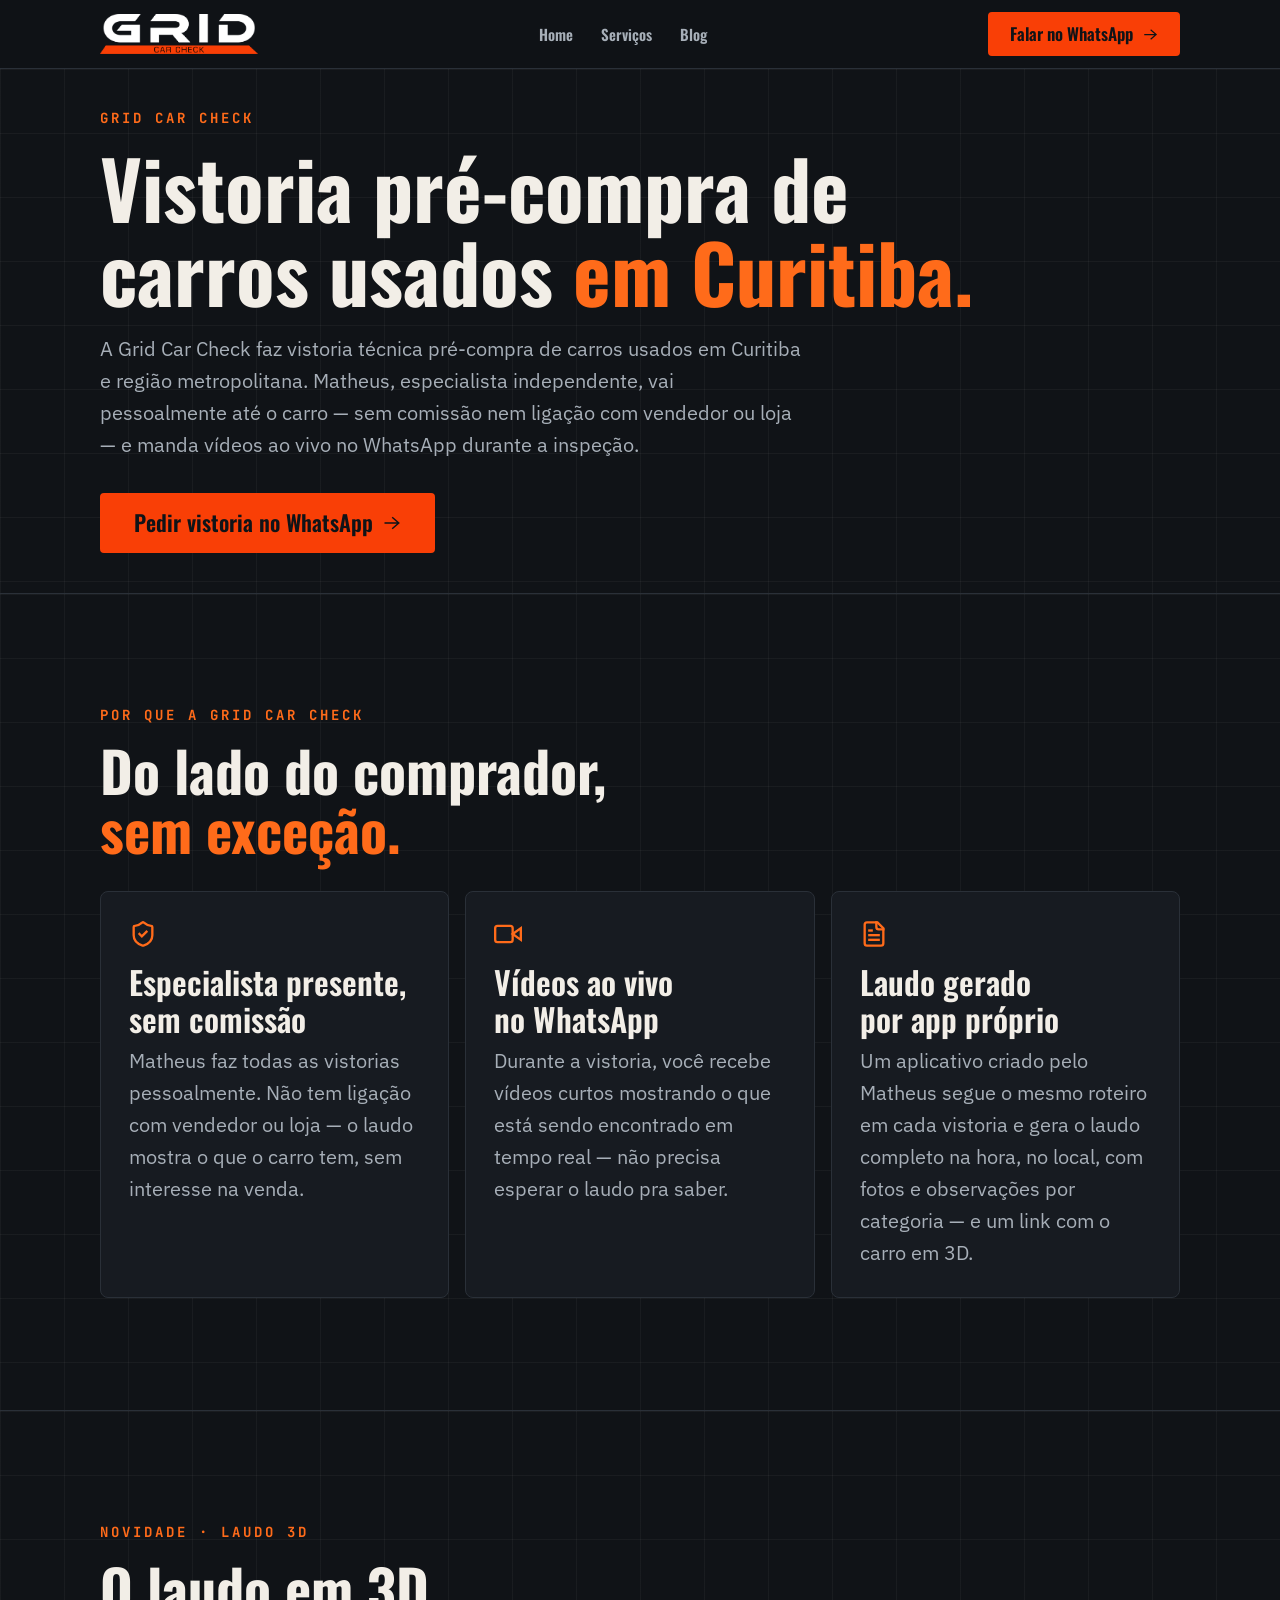
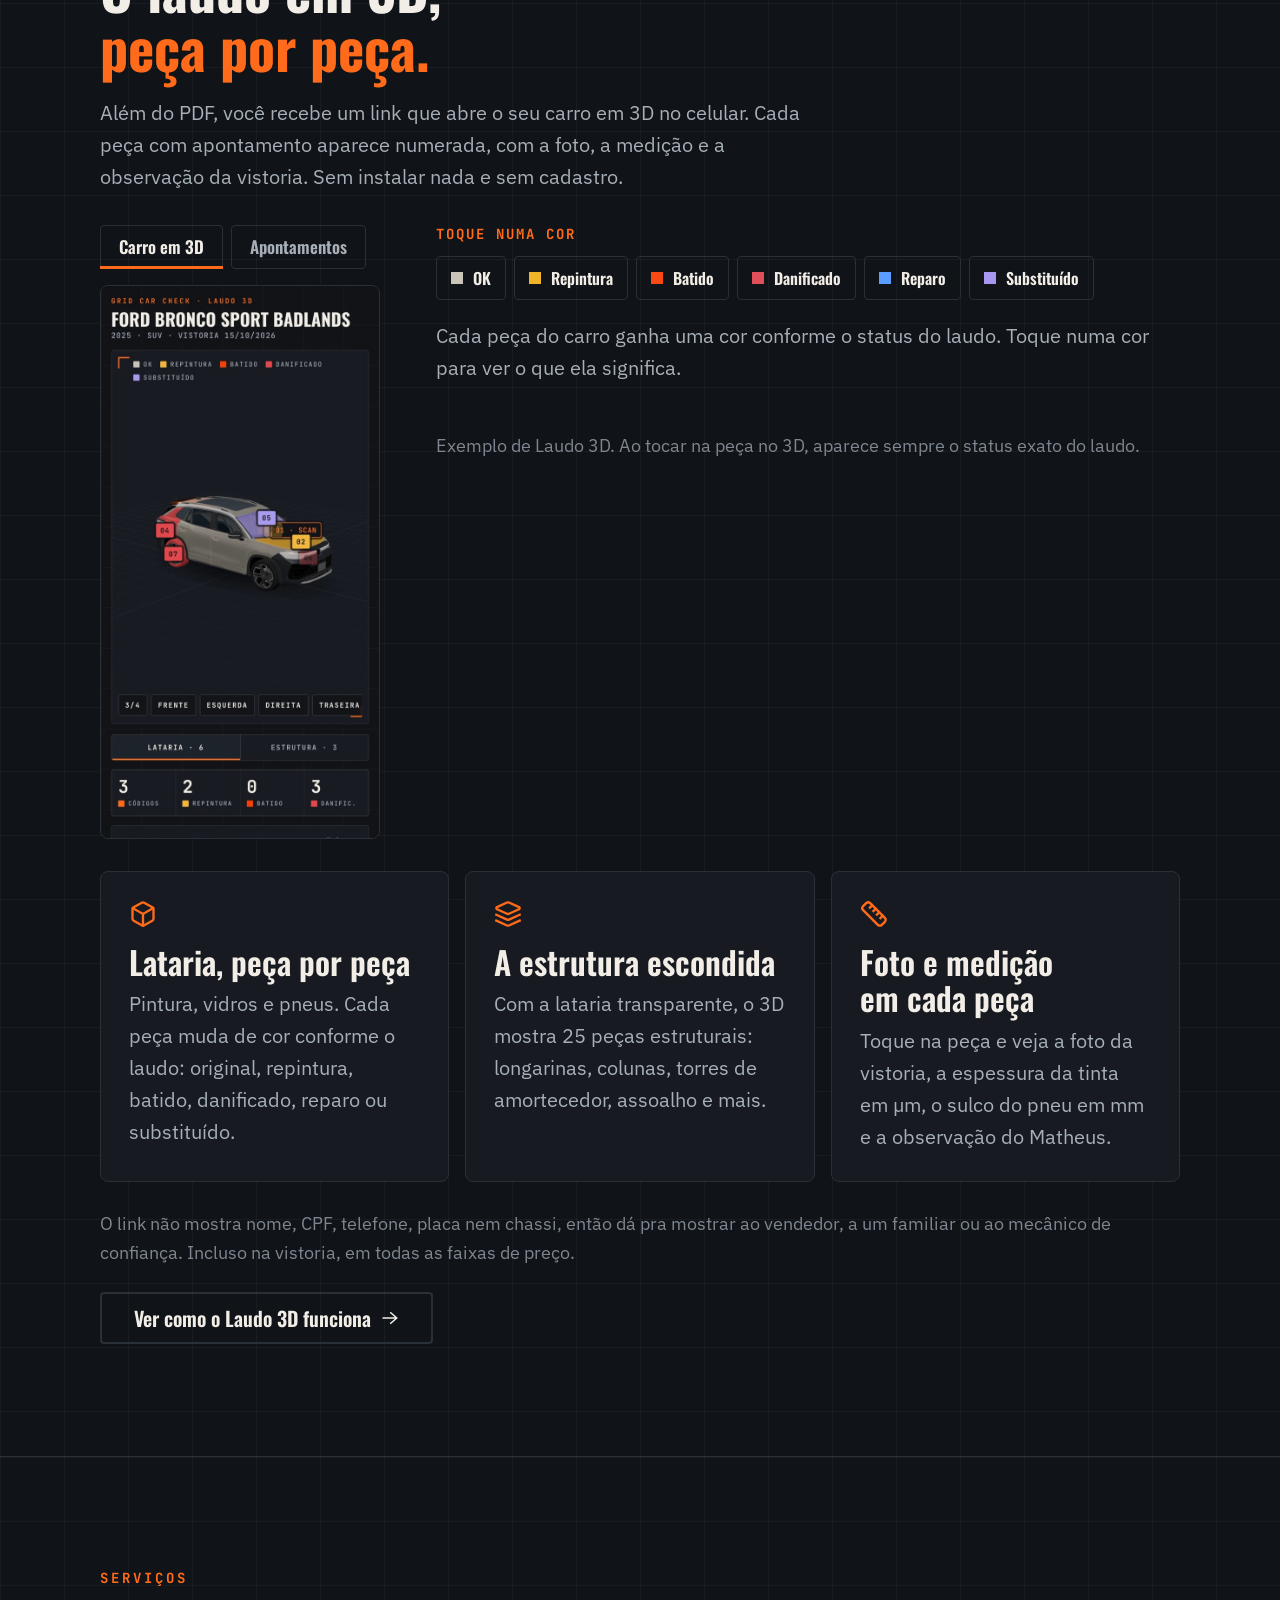
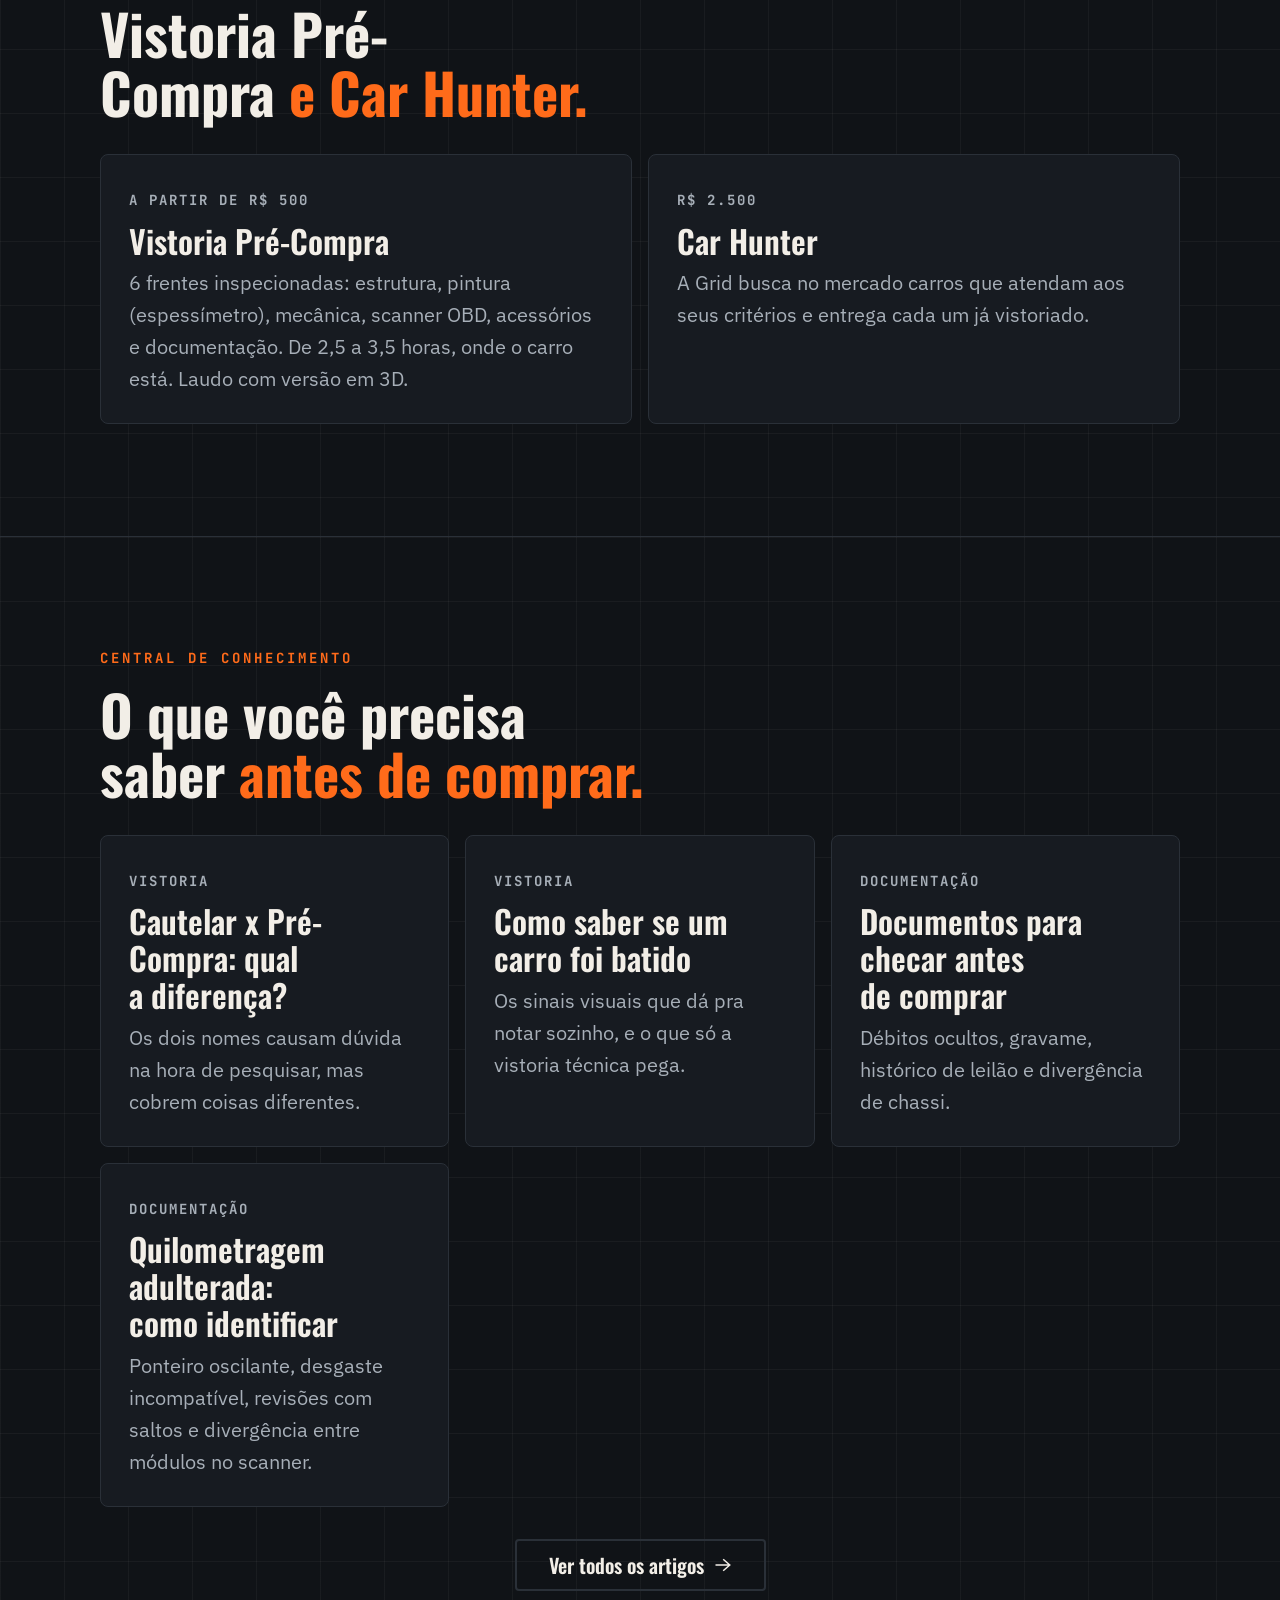
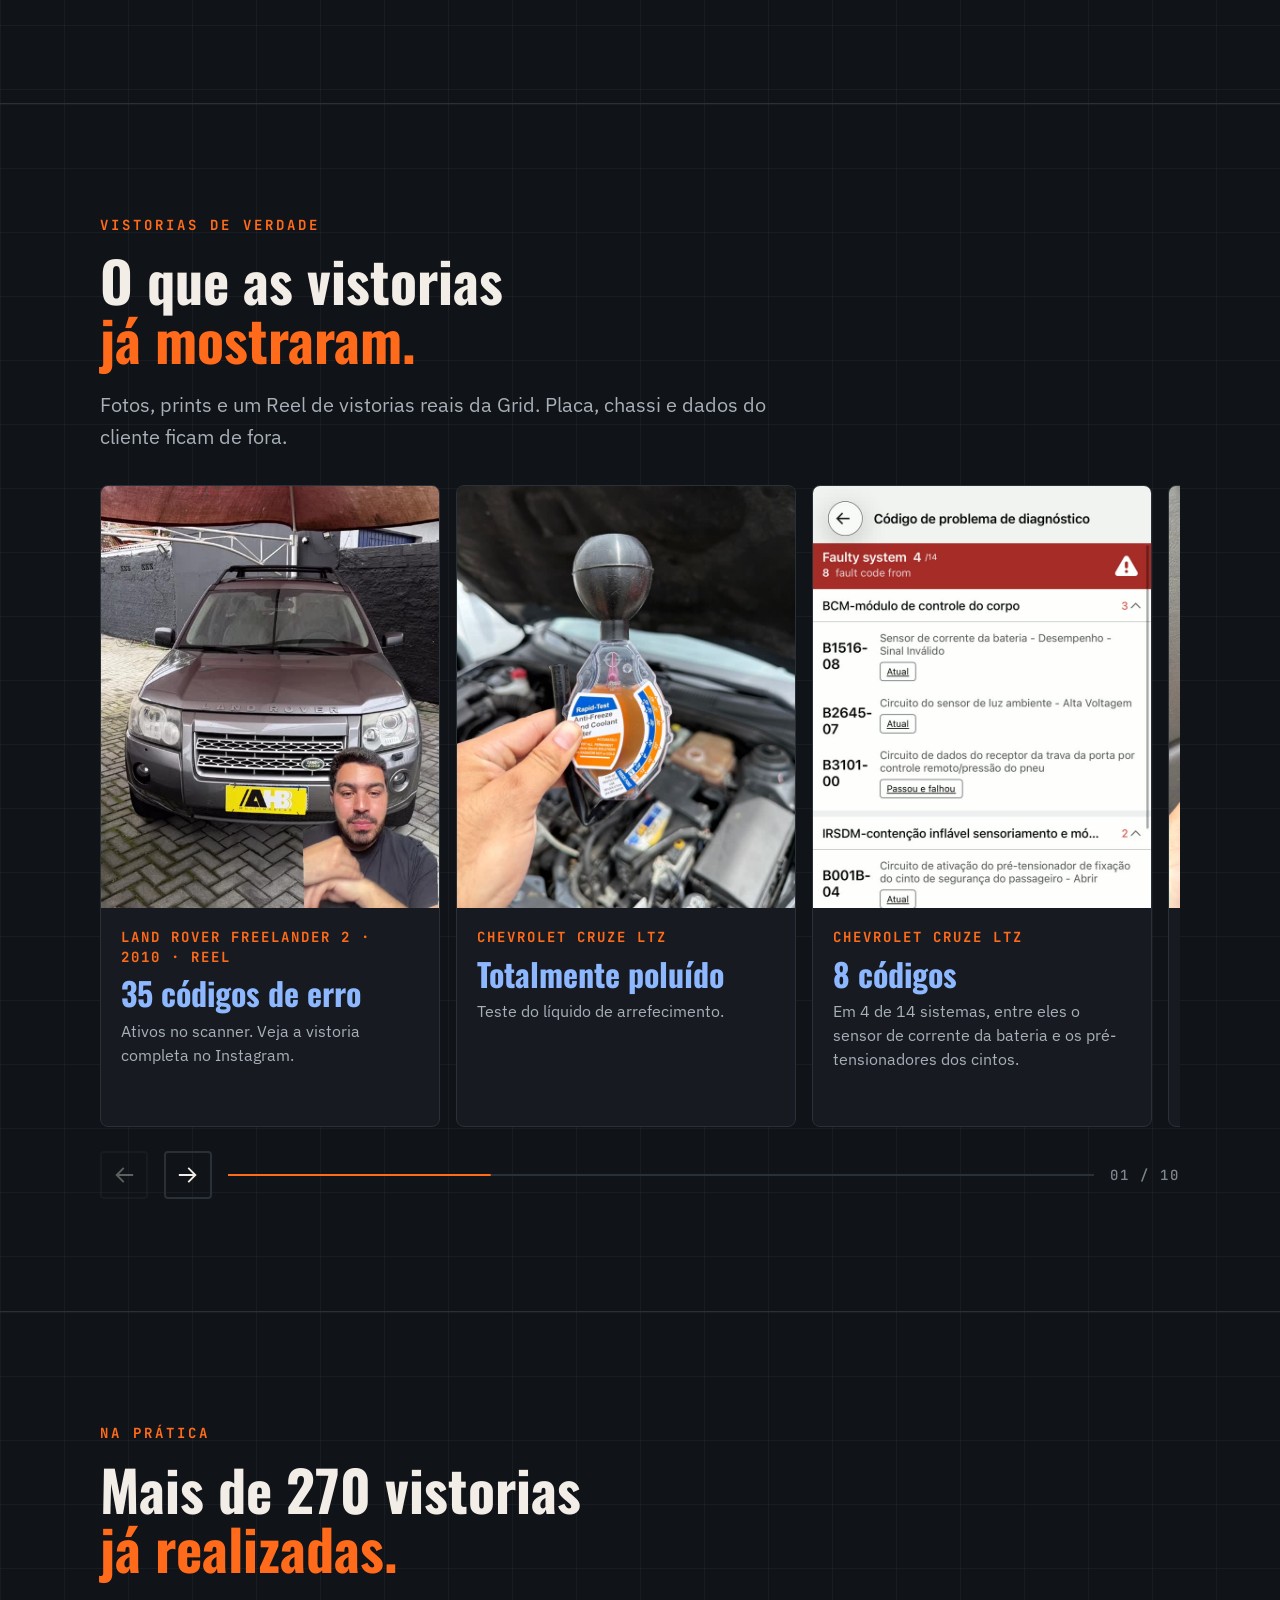
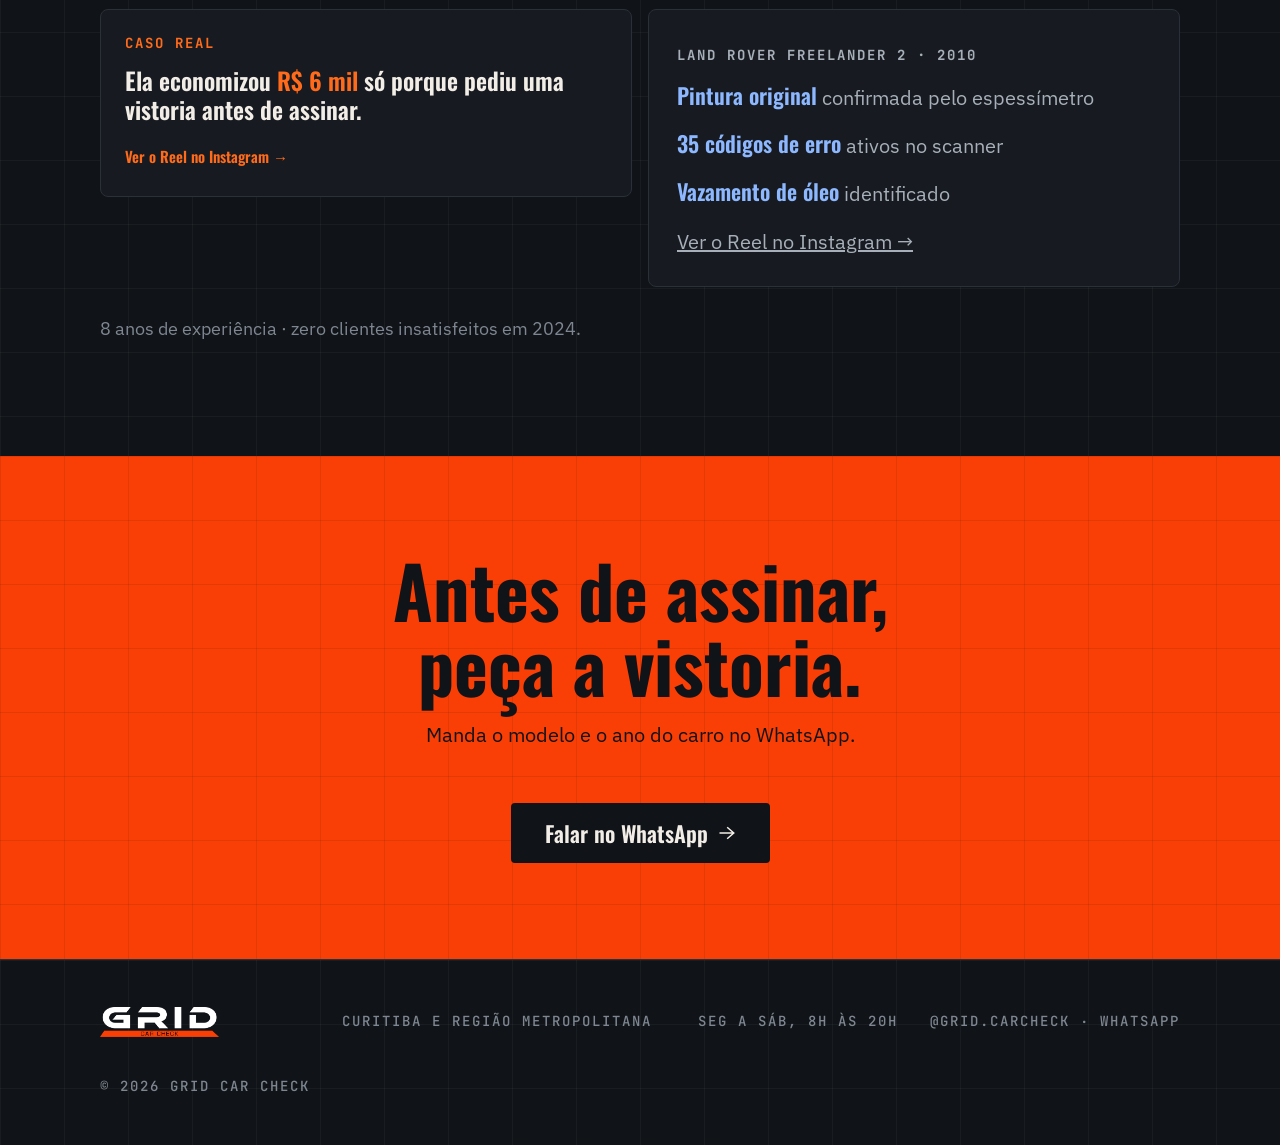
<file: index.html>
<!DOCTYPE html>
<html lang="pt-BR">

<head>
  <meta charset="UTF-8">
  <meta name="viewport" content="width=device-width, initial-scale=1.0">

  <!-- Google tag (gtag.js) -->
  <script async src="https://www.googletagmanager.com/gtag/js?id=G-SVH3X3QNZ6"></script>
  <script>
    window.dataLayer = window.dataLayer || [];
    function gtag(){dataLayer.push(arguments);}
    gtag('js', new Date());

    gtag('config', 'G-SVH3X3QNZ6');
  </script>

  <title>Vistoria Pré-Compra de Carros Usados em Curitiba | Grid Car Check</title>
  <meta name="description"
    content="Vistoria técnica pré-compra de carros usados em Curitiba e região metropolitana, a partir de R$ 500. Especialista independente, sem comissão.">
  <meta name="robots" content="index, follow">
  <meta name="theme-color" content="#101317">
  <link rel="canonical" href="https://gridcarcheck.com.br/">

  <meta property="og:type" content="website">
  <meta property="og:locale" content="pt_BR">
  <meta property="og:url" content="https://gridcarcheck.com.br/">
  <meta property="og:site_name" content="Grid Car Check">
  <meta property="og:title" content="Vistoria Pré-Compra de Carros Usados em Curitiba">
  <meta property="og:description"
    content="Vistoria técnica pré-compra de carros usados em Curitiba e região metropolitana, a partir de R$ 500. Especialista independente, sem comissão.">
  <meta property="og:image" content="https://gridcarcheck.com.br/assets/images/og-image.png">
  <meta property="og:image:width" content="1200">
  <meta property="og:image:height" content="630">
  <meta property="og:image:alt" content="Grid Car Check — vistoria pré-compra de carros usados em Curitiba">

  <meta name="twitter:card" content="summary_large_image">
  <meta name="twitter:title" content="Vistoria Pré-Compra de Carros Usados em Curitiba">
  <meta name="twitter:description"
    content="Vistoria técnica pré-compra de carros usados em Curitiba e região metropolitana, a partir de R$ 500.">
  <meta name="twitter:image" content="https://gridcarcheck.com.br/assets/images/og-image.png">

  <link rel="icon" href="/assets/images/favicon.png">
  <link rel="apple-touch-icon" href="/assets/images/favicon-180.png">
  <link rel="preconnect" href="https://fonts.googleapis.com">
  <link rel="preconnect" href="https://fonts.gstatic.com" crossorigin>
  <link
    href="https://fonts.googleapis.com/css2?family=IBM+Plex+Sans:wght@400;500;600&family=JetBrains+Mono:wght@500;700&family=Oswald:wght@600;700&display=swap"
    rel="stylesheet">
  <link rel="stylesheet" href="/css/style.css">

  <!-- CSS só desta página: cartões de prova e de artigo, reaproveitando os tokens do design system -->
  <style>
    .proof-fact { background: var(--panel); border: 1px solid var(--line); border-radius: 8px; padding: 24px; }
    .proof-fact .quote { font-size: clamp(20px, 2.4vw, 24px); }
    .proof-fact a { color: var(--accent); text-decoration: none; font: 600 15px var(--display); }
  </style>

  <!-- Organization (identidade da marca) + ProfessionalService (entidade única do negócio, @id #empresa —
       referenciada por todas as outras páginas, nunca duplicada) + FAQPage espelhando o FAQ visível. -->
  <script type="application/ld+json">
  {
    "@context": "https://schema.org",
    "@graph": [
      {
        "@type": "Organization",
        "name": "Grid Car Check",
        "url": "https://gridcarcheck.com.br/",
        "logo": "https://gridcarcheck.com.br/assets/images/grid-logo.png",
        "sameAs": ["https://instagram.com/grid.carcheck"],
        "contactPoint": {
          "@type": "ContactPoint",
          "telephone": "+5541998773856",
          "contactType": "customer service",
          "areaServed": "BR",
          "availableLanguage": "Portuguese"
        }
      },
      {
        "@type": "ProfessionalService",
        "@id": "https://gridcarcheck.com.br/#empresa",
        "name": "Grid Car Check",
        "description": "Vistoria técnica pré-compra de carros usados em Curitiba e região metropolitana: estrutura, pintura, mecânica, scanner OBD, acessórios e documentação, com laudo gerado por aplicativo próprio.",
        "url": "https://gridcarcheck.com.br/",
        "telephone": "+5541998773856",
        "image": "https://gridcarcheck.com.br/assets/images/og-image.png",
        "priceRange": "R$500 - R$2500",
        "openingHoursSpecification": {
          "@type": "OpeningHoursSpecification",
          "dayOfWeek": ["Monday", "Tuesday", "Wednesday", "Thursday", "Friday", "Saturday"],
          "opens": "08:00",
          "closes": "20:00"
        },
        "areaServed": [
          { "@type": "City", "name": "Curitiba" },
          { "@type": "AdministrativeArea", "name": "Região Metropolitana de Curitiba" }
        ],
        "sameAs": ["https://instagram.com/grid.carcheck", "https://share.google/vexyMtsoNz0kqmHyh"]
      },
      {
        "@type": "FAQPage",
        "mainEntity": [
          {
            "@type": "Question", "name": "O que é a vistoria pré-compra da Grid Car Check?",
            "acceptedAnswer": { "@type": "Answer", "text": "É uma inspeção técnica feita antes de você assinar a compra de um carro usado: o especialista confere estrutura, pintura, mecânica, scanner OBD, acessórios e documentação, direto onde o carro está, em Curitiba e região metropolitana." }
          },
          {
            "@type": "Question", "name": "Quanto custa a vistoria pré-compra em Curitiba?",
            "acceptedAnswer": { "@type": "Answer", "text": "A partir de R$ 500. O valor varia conforme o preço do carro: até R$ 100 mil, R$ 500; de R$ 100 mil a R$ 300 mil, R$ 700; de R$ 300 mil a R$ 500 mil, R$ 900; de R$ 500 mil a R$ 1 milhão, R$ 1.200." }
          },
          {
            "@type": "Question", "name": "Quem faz a vistoria?",
            "acceptedAnswer": { "@type": "Answer", "text": "Matheus, especialista independente, faz todas as vistorias pessoalmente. Não recebe comissão de vendedor nem de loja." }
          },
          {
            "@type": "Question", "name": "Em quais cidades a Grid Car Check atende?",
            "acceptedAnswer": { "@type": "Answer", "text": "Curitiba e região metropolitana." }
          }
        ]
      }
    ]
  }
  </script>

  <!-- Meta Pixel Code -->
  <script>
    !function(f,b,e,v,n,t,s)
    {if(f.fbq)return;n=f.fbq=function(){n.callMethod?
    n.callMethod.apply(n,arguments):n.queue.push(arguments)};
    if(!f._fbq)f._fbq=n;n.push=n;n.loaded=!0;n.version='2.0';
    n.queue=[];t=b.createElement(e);t.async=!0;
    t.src=v;s=b.getElementsByTagName(e)[0];
    s.parentNode.insertBefore(t,s)}(window, document,'script',
    'https://connect.facebook.net/en_US/fbevents.js');
    fbq('init', '866001702810701');
    fbq('track', 'PageView');
  </script>
  <noscript><img height="1" width="1" style="display:none"
      src="https://www.facebook.com/tr?id=866001702810701&ev=PageView&noscript=1" /></noscript>
  <!-- End Meta Pixel Code -->
</head>

<body>
  <a class="skip" href="#conteudo">Ir para o conteúdo</a>

  <header class="header">
    <div class="container header__inner">
      <a href="/" aria-label="Grid Car Check"><img class="logo" src="/assets/images/grid-logo.png"
          alt="Grid Car Check" width="146" height="37"></a>
      <nav class="nav" id="nav-principal" aria-label="Navegação principal">
        <a href="/">Home</a>
        <a href="/servicos/">Serviços</a>
        <a href="/blog/">Blog</a>
      </nav>
      <div class="header__actions">
        <a href="#" class="btn btn--small" data-whatsapp>Falar no WhatsApp</a>
        <button class="nav-toggle" type="button" aria-expanded="false" aria-controls="nav-principal" aria-label="Abrir menu">
          <svg viewBox="0 0 24 24" aria-hidden="true"><path d="M3 6h18M3 12h18M3 18h18" /></svg>
        </button>
      </div>
    </div>
  </header>

  <main id="conteudo">

    <!-- INTRO / BLUF -->
    <section class="blueprint hero">
      <div class="container">
        <p class="eyebrow">Grid Car Check</p>
        <h1 style="max-width:22ch">Vistoria pré-compra de carros usados <span class="accent">em Curitiba.</span></h1>
        <p class="lead">A Grid Car Check faz vistoria técnica pré-compra de carros usados em Curitiba e região metropolitana. Matheus, especialista independente, vai pessoalmente até o carro — sem comissão nem ligação com vendedor ou loja — e manda vídeos ao vivo no WhatsApp durante a inspeção.</p>
        <p class="hero__row"><a href="#" class="btn btn--big" data-whatsapp>Pedir vistoria no WhatsApp</a></p>
      </div>
    </section>

    <!-- POR QUE A GRID -->
    <section class="blueprint section">
      <div class="container">
        <p class="eyebrow">Por que a Grid Car Check</p>
        <h2>Do lado do comprador, <span class="accent">sem exceção.</span></h2>
        <div class="grid3">
          <article class="card">
            <svg class="icon" viewBox="0 0 24 24" aria-hidden="true"><path d="M20 13c0 5-3.5 7.5-7.66 8.95a1 1 0 0 1-.67-.01C7.5 20.5 4 18 4 13V6a1 1 0 0 1 1-1c2 0 4.5-1.2 6.24-2.72a1.17 1.17 0 0 1 1.52 0C14.51 3.81 17 5 19 5a1 1 0 0 1 1 1z"/><path d="m9 12 2 2 4-4"/></svg>
            <h3>Especialista presente, sem comissão</h3>
            <p>Matheus faz todas as vistorias pessoalmente. Não tem ligação com vendedor ou loja — o laudo mostra o que o carro tem, sem interesse na venda.</p>
          </article>
          <article class="card">
            <svg class="icon" viewBox="0 0 24 24" aria-hidden="true"><path d="M23 7l-7 5 7 5V7z"/><rect x="1" y="5" width="15" height="14" rx="2"/></svg>
            <h3>Vídeos ao vivo no WhatsApp</h3>
            <p>Durante a vistoria, você recebe vídeos curtos mostrando o que está sendo encontrado em tempo real — não precisa esperar o laudo pra saber.</p>
          </article>
          <article class="card">
            <svg class="icon" viewBox="0 0 24 24" aria-hidden="true"><path d="M15 2H6a2 2 0 0 0-2 2v16a2 2 0 0 0 2 2h12a2 2 0 0 0 2-2V7Z"/><path d="M14 2v4a2 2 0 0 0 2 2h4"/><path d="M10 9H8"/><path d="M16 13H8"/><path d="M16 17H8"/></svg>
            <h3>Laudo gerado por app próprio</h3>
            <p>Um aplicativo criado pelo Matheus segue o mesmo roteiro em cada vistoria e gera o laudo completo na hora, no local, com fotos e observações por categoria — e um link com o carro em 3D.</p>
          </article>
        </div>
      </div>
    </section>

    <!-- LAUDO 3D -->
    <section class="blueprint section" id="laudo-3d">
      <div class="container">
        <p class="eyebrow">Novidade · Laudo 3D</p>
        <h2>O laudo em 3D, <span class="accent">peça por peça.</span></h2>
        <p class="lead">Além do PDF, você recebe um link que abre o seu carro em 3D no celular. Cada peça com apontamento aparece numerada, com a foto, a medição e a observação da vistoria. Sem instalar nada e sem cadastro.</p>
        <div class="ld" data-laudo-demo>
          <div class="ld__col">
            <div class="ld__tabs" role="tablist" aria-label="Telas do Laudo 3D">
              <button type="button" class="ld__tab" role="tab" id="ld-t1" aria-selected="true" aria-controls="ld-p1">Carro em 3D</button>
              <button type="button" class="ld__tab" role="tab" id="ld-t2" aria-selected="false" aria-controls="ld-p2" tabindex="-1">Apontamentos</button>
            </div>
            <div class="ld__phone">
              <img id="ld-p1" role="tabpanel" aria-labelledby="ld-t1" src="/assets/images/laudo-3d-lataria.jpg" width="640" height="1271" loading="lazy" alt="Laudo 3D no celular: SUV em 3D com peças numeradas e coloridas por status, botões de vista e abas Lataria e Estrutura">
              <img id="ld-p2" role="tabpanel" aria-labelledby="ld-t2" src="/assets/images/laudo-3d-apontamentos.jpg" width="640" height="1271" loading="lazy" hidden alt="Laudo 3D no celular: lista de apontamentos da lataria com scanner, repinturas, peça avariada, para-brisa trocado e pneus">
            </div>
          </div>
          <div class="ld__side">
            <p class="eyebrow eyebrow--sm">Toque numa cor</p>
            <div class="ld__legend">
              <button type="button" class="sw" style="--c:var(--st-ok)" aria-pressed="false" data-nome="OK" data-def="pintura original, pequenos riscos ou estrutura sem apontamento.">OK</button>
              <button type="button" class="sw" style="--c:var(--st-repintura)" aria-pressed="false" data-nome="Repintura" data-def="repintura ou repintura com massa.">Repintura</button>
              <button type="button" class="sw" style="--c:var(--st-batido)" aria-pressed="false" data-nome="Batido" data-def="estrutura batida.">Batido</button>
              <button type="button" class="sw" style="--c:var(--st-danificado)" aria-pressed="false" data-nome="Danificado" data-def="peça avariada, estrutura danificada ou com corrosão, pneu em atenção ou crítico.">Danificado</button>
              <button type="button" class="sw" style="--c:var(--st-reparo)" aria-pressed="false" data-nome="Reparo" data-def="estrutura reparada.">Reparo</button>
              <button type="button" class="sw" style="--c:var(--st-substituido)" aria-pressed="false" data-nome="Substituído" data-def="peça substituída, como um vidro trocado.">Substituído</button>
            </div>
            <p class="ld__def" aria-live="polite">Cada peça do carro ganha uma cor conforme o status do laudo. Toque numa cor para ver o que ela significa.</p>
            <p class="faint ld__cap">Exemplo de Laudo 3D. Ao tocar na peça no 3D, aparece sempre o status exato do laudo.</p>
          </div>
        </div>
        <div class="grid3">
          <article class="card">
            <svg class="icon" viewBox="0 0 24 24" aria-hidden="true"><path d="M21 8a2 2 0 0 0-1-1.73l-7-4a2 2 0 0 0-2 0l-7 4A2 2 0 0 0 3 8v8a2 2 0 0 0 1 1.73l7 4a2 2 0 0 0 2 0l7-4A2 2 0 0 0 21 16Z"/><path d="m3.3 7 8.7 5 8.7-5"/><path d="M12 22V12"/></svg>
            <h3>Lataria, peça por peça</h3>
            <p>Pintura, vidros e pneus. Cada peça muda de cor conforme o laudo: original, repintura, batido, danificado, reparo ou substituído.</p>
          </article>
          <article class="card">
            <svg class="icon" viewBox="0 0 24 24" aria-hidden="true"><path d="m12.83 2.18a2 2 0 0 0-1.66 0L2.6 6.08a1 1 0 0 0 0 1.83l8.58 3.91a2 2 0 0 0 1.66 0l8.58-3.9a1 1 0 0 0 0-1.83Z"/><path d="m22 17.65-9.17 4.16a2 2 0 0 1-1.66 0L2 17.65"/><path d="m22 12.65-9.17 4.16a2 2 0 0 1-1.66 0L2 12.65"/></svg>
            <h3>A estrutura escondida</h3>
            <p>Com a lataria transparente, o 3D mostra 25 peças estruturais: longarinas, colunas, torres de amortecedor, assoalho e mais.</p>
          </article>
          <article class="card">
            <svg class="icon" viewBox="0 0 24 24" aria-hidden="true"><path d="M21.3 15.3a2.4 2.4 0 0 1 0 3.4l-2.6 2.6a2.4 2.4 0 0 1-3.4 0L2.7 8.7a2.41 2.41 0 0 1 0-3.4l2.6-2.6a2.41 2.41 0 0 1 3.4 0Z"/><path d="m14.5 12.5 2-2"/><path d="m11.5 9.5 2-2"/><path d="m8.5 6.5 2-2"/><path d="m17.5 15.5 2-2"/></svg>
            <h3>Foto e medição em cada peça</h3>
            <p>Toque na peça e veja a foto da vistoria, a espessura da tinta em µm, o sulco do pneu em mm e a observação do Matheus.</p>
          </article>
        </div>
        <p class="faint">O link não mostra nome, CPF, telefone, placa nem chassi, então dá pra mostrar ao vendedor, a um familiar ou ao mecânico de confiança. Incluso na vistoria, em todas as faixas de preço.</p>
        <p style="margin-top:24px"><a href="/blog/laudo-3d-vistoria-carro-usado/" class="btn btn--ghost">Ver como o Laudo 3D funciona</a></p>
      </div>
    </section>

    <!-- SERVIÇOS -->
    <section class="blueprint section">
      <div class="container">
        <p class="eyebrow">Serviços</p>
        <h2>Vistoria Pré-Compra <span class="accent">e Car Hunter.</span></h2>
        <div class="grid3" style="grid-template-columns: repeat(auto-fit, minmax(280px, 1fr));">
          <a href="/servicos/#vistoria" class="card" style="text-decoration:none">
            <p class="eyebrow eyebrow--sm">A partir de R$ 500</p>
            <h3 style="margin-bottom:8px">Vistoria Pré-Compra</h3>
            <p>6 frentes inspecionadas: estrutura, pintura (espessímetro), mecânica, scanner OBD, acessórios e documentação. De 2,5 a 3,5 horas, onde o carro está. Laudo com versão em 3D.</p>
          </a>
          <a href="/car-hunter/" class="card" style="text-decoration:none">
            <p class="eyebrow eyebrow--sm">R$ 2.500</p>
            <h3 style="margin-bottom:8px">Car Hunter</h3>
            <p>A Grid busca no mercado carros que atendam aos seus critérios e entrega cada um já vistoriado.</p>
          </a>
        </div>
      </div>
    </section>

    <!-- CENTRAL DE CONHECIMENTO -->
    <section class="blueprint section">
      <div class="container">
        <p class="eyebrow">Central de conhecimento</p>
        <h2>O que você precisa saber <span class="accent">antes de comprar.</span></h2>
        <div class="grid3" style="grid-template-columns: repeat(auto-fit, minmax(260px, 1fr));">
          <a href="/blog/vistoria-cautelar-vs-pre-compra/" class="card" style="text-decoration:none">
            <p class="eyebrow eyebrow--sm">Vistoria</p>
            <h3 style="margin-bottom:8px">Cautelar x Pré-Compra: qual a diferença?</h3>
            <p>Os dois nomes causam dúvida na hora de pesquisar, mas cobrem coisas diferentes.</p>
          </a>
          <a href="/blog/como-saber-se-o-carro-foi-batido/" class="card" style="text-decoration:none">
            <p class="eyebrow eyebrow--sm">Vistoria</p>
            <h3 style="margin-bottom:8px">Como saber se um carro foi batido</h3>
            <p>Os sinais visuais que dá pra notar sozinho, e o que só a vistoria técnica pega.</p>
          </a>
          <a href="/blog/documentos-carro-usado-curitiba/" class="card" style="text-decoration:none">
            <p class="eyebrow eyebrow--sm">Documentação</p>
            <h3 style="margin-bottom:8px">Documentos para checar antes de comprar</h3>
            <p>Débitos ocultos, gravame, histórico de leilão e divergência de chassi.</p>
          </a>
          <a href="/blog/quilometragem-adulterada/" class="card" style="text-decoration:none">
            <p class="eyebrow eyebrow--sm">Documentação</p>
            <h3 style="margin-bottom:8px">Quilometragem adulterada: como identificar</h3>
            <p>Ponteiro oscilante, desgaste incompatível, revisões com saltos e divergência entre módulos no scanner.</p>
          </a>
        </div>
        <p class="center" style="margin-top:32px"><a href="/blog/" class="btn btn--ghost">Ver todos os artigos</a></p>
      </div>
    </section>

    <!-- VISTORIAS DE VERDADE (carrossel) -->
    <section class="blueprint section" id="vistorias">
      <div class="container">
        <p class="eyebrow">Vistorias de verdade</p>
        <h2>O que as vistorias <span class="accent">já mostraram.</span></h2>
        <p class="lead">Fotos, prints e um Reel de vistorias reais da Grid. Placa, chassi e dados do cliente ficam de fora.</p>
        <div class="car" data-carrossel>
          <div class="car__track" role="region" aria-label="Fotos e prints de vistorias reais" tabindex="0">
          <a class="car__slide" href="https://www.instagram.com/p/DcRAlcpBnZU/" target="_blank" rel="noopener" data-reel aria-label="Ver o Reel da vistoria do Freelander no Instagram (abre em nova aba)">
            <video muted loop playsinline webkit-playsinline preload="none" poster="/assets/video/reel-freelander-capa.jpg" aria-hidden="true" tabindex="-1">
              <source src="/assets/video/reel-freelander.mp4" type="video/mp4">
            </video>
            <div class="car__cap">
              <p class="eyebrow eyebrow--sm">Land Rover Freelander 2 · 2010 · Reel</p>
              <p class="car__dado">35 códigos de erro</p>
              <p class="car__txt">Ativos no scanner. Veja a vistoria completa no Instagram.</p>
            </div>
          </a>
          <article class="car__slide">
            <img src="/assets/images/vistorias/cruze-liquido.jpg" width="720" height="900" loading="lazy" alt="Foto do teste do líquido de arrefecimento no reservatório do motor de um Chevrolet Cruze">
            <div class="car__cap">
              <p class="eyebrow eyebrow--sm">Chevrolet Cruze LTZ</p>
              <p class="car__dado">Totalmente poluído</p>
              <p class="car__txt">Teste do líquido de arrefecimento.</p>
            </div>
          </article>
          <article class="car__slide">
            <img src="/assets/images/vistorias/cruze-scanner.jpg" width="720" height="900" loading="lazy" alt="Print do scanner mostrando códigos de falha de um Chevrolet Cruze">
            <div class="car__cap">
              <p class="eyebrow eyebrow--sm">Chevrolet Cruze LTZ</p>
              <p class="car__dado">8 códigos</p>
              <p class="car__txt">Em 4 de 14 sistemas, entre eles o sensor de corrente da bateria e os pré-tensionadores dos cintos.</p>
            </div>
          </article>
          <article class="car__slide">
            <img src="/assets/images/vistorias/volvo-espessimetro.jpg" width="720" height="900" loading="lazy" alt="Espessímetro marcando 193 micrômetros perto da porta de um Volvo 850">
            <div class="car__cap">
              <p class="eyebrow eyebrow--sm">Volvo 850 Turbo · 1994</p>
              <p class="car__dado">Repintura no carro inteiro</p>
              <p class="car__txt">Uma das leituras do espessímetro: 193 µm. A pintura original não existe mais em nenhuma parte.</p>
            </div>
          </article>
          <article class="car__slide">
            <img src="/assets/images/vistorias/freelander-pintura.jpg" width="720" height="900" loading="lazy" alt="Espessímetro marcando 120 micrômetros no capô de uma Land Rover Freelander 2">
            <div class="car__cap">
              <p class="eyebrow eyebrow--sm">Land Rover Freelander 2 · 2010</p>
              <p class="car__dado">120 µm</p>
              <p class="car__txt">Pintura original confirmada pelo espessímetro.</p>
            </div>
          </article>
          <article class="car__slide">
            <img src="/assets/images/vistorias/freelander-estrutura.jpg" width="720" height="900" loading="lazy" alt="Foto da parte de baixo da estrutura de uma Land Rover Freelander 2">
            <div class="car__cap">
              <p class="eyebrow eyebrow--sm">Land Rover Freelander 2 · 2010</p>
              <p class="car__dado">Sem colisão estrutural</p>
              <p class="car__txt">Estrutura sem sinais de colisão estrutural e sem repinturas.</p>
            </div>
          </article>
          <article class="car__slide">
            <img src="/assets/images/vistorias/tcross-scanner.jpg" width="720" height="900" loading="lazy" alt="Print do scanner de um VW T-Cross com quatro códigos de falha: botão Start/Stop, chave remota, microfone e avarias internas">
            <div class="car__cap">
              <p class="eyebrow eyebrow--sm">VW T-Cross</p>
              <p class="car__dado">Cerca de 10 códigos</p>
              <p class="car__txt">No scanner, como estes 4: botão Start/Stop, chave remota, microfone e avarias internas.</p>
            </div>
          </article>
          <article class="car__slide">
            <img src="/assets/images/vistorias/equinox-scanner.jpg" width="720" height="900" loading="lazy" alt="Relatório do scanner de um Chevrolet Equinox com 5 apontamentos no sistema de carroceria">
            <div class="car__cap">
              <p class="eyebrow eyebrow--sm">Chevrolet Equinox</p>
              <p class="car__dado">5 apontamentos</p>
              <p class="car__txt">No sistema de carroceria: sinal do freio, bateria do controle remoto, alimentação de módulo e comunicação com o rádio.</p>
            </div>
          </article>
          <article class="car__slide">
            <img src="/assets/images/vistorias/bronco-painel.jpg" width="720" height="900" loading="lazy" alt="Painel de um Ford Bronco Sport Badlands 2025 marcando 1.567 quilômetros">
            <div class="car__cap">
              <p class="eyebrow eyebrow--sm">Ford Bronco Sport Badlands · 2025</p>
              <p class="car__dado">50 itens aprovados</p>
              <p class="car__txt">Zero apontamentos em um carro com 1.567 km. Nem toda vistoria acha problema.</p>
            </div>
          </article>
          <article class="car__slide">
            <img src="/assets/images/vistorias/bronco-pintura.jpg" width="720" height="900" loading="lazy" alt="Espessímetro marcando 100 micrômetros na porta de um Ford Bronco Sport">
            <div class="car__cap">
              <p class="eyebrow eyebrow--sm">Ford Bronco Sport Badlands · 2025</p>
              <p class="car__dado">100 µm</p>
              <p class="car__txt">Uma das leituras da pintura, que teve 15 itens aprovados.</p>
            </div>
          </article>
          </div>
          <div class="car__ctl">
            <button type="button" class="car__btn" data-car-prev aria-label="Anterior"><svg viewBox="0 0 24 24" aria-hidden="true"><path d="M21 12H5M11 5l-7 7 7 7"/></svg></button>
            <button type="button" class="car__btn" data-car-next aria-label="Próximo"><svg viewBox="0 0 24 24" aria-hidden="true"><path d="M3 12h16M13 5l7 7-7 7"/></svg></button>
            <div class="car__bar" aria-hidden="true"><span></span></div>
            <p class="car__count" aria-hidden="true">01 / 10</p>
          </div>
        </div>
      </div>
    </section>

    <!-- PROVA -->
    <section class="blueprint section">
      <div class="container">
        <p class="eyebrow">Na prática</p>
        <h2>Mais de <span class="count-up" data-target="300">0</span> vistorias <span class="accent">já realizadas.</span></h2>
        <div class="proof">
          <article class="proof-fact">
            <p class="eyebrow eyebrow--sm">Caso real</p>
            <p class="quote">Ela economizou <span class="accent">R$&nbsp;6 mil</span> só porque pediu uma vistoria antes de assinar.</p>
            <p style="margin-top:16px"><a href="https://www.instagram.com/p/DcM6Ga3tibB/" target="_blank" rel="noopener">Ver o Reel no Instagram →</a></p>
          </article>
          <article class="card">
            <p class="eyebrow eyebrow--sm">Land Rover Freelander 2 · 2010</p>
            <ul class="facts">
              <li><strong>Pintura original</strong> confirmada pelo espessímetro</li>
              <li><strong>35 códigos de erro</strong> ativos no scanner</li>
              <li><strong>Vazamento de óleo</strong> identificado</li>
            </ul>
            <p style="margin-top:16px"><a href="https://www.instagram.com/p/DcRAlcpBnZU/" target="_blank" rel="noopener">Ver o Reel no Instagram →</a></p>
          </article>
        </div>
        <p class="faint">8 anos de experiência · zero clientes insatisfeitos em 2024.</p>
      </div>
    </section>

    <!-- CTA FINAL -->
    <section class="statement">
      <div class="container narrow center">
        <h2>Antes de assinar, peça a vistoria.</h2>
        <p class="lead">Manda o modelo e o ano do carro no WhatsApp.</p>
        <a href="#" class="btn btn--dark btn--big" data-whatsapp>Falar no WhatsApp</a>
      </div>
    </section>
  </main>

  <footer class="blueprint footer">
    <div class="container footer__inner">
      <img class="logo" src="/assets/images/grid-logo.png" alt="Grid Car Check" width="110" height="28"
        loading="lazy">
      <p class="mono">Curitiba e região metropolitana</p>
      <p class="mono">Seg a sáb, 8h às 20h</p>
      <p class="mono"><a href="https://instagram.com/grid.carcheck" target="_blank"
          rel="noopener">@grid.carcheck</a> · <a href="#" data-whatsapp>WhatsApp</a></p>
      <p class="mono">© <span id="ano"></span> Grid Car Check</p>
    </div>
  </footer>

  <a href="#" class="sticky-cta" data-whatsapp aria-label="Falar no WhatsApp">
    <svg viewBox="0 0 24 24" aria-hidden="true">
      <path d="M7.9 20A9 9 0 1 0 4 16.1L2 22Z" />
    </svg>
    <span>Falar no WhatsApp</span>
  </a>

  <script src="/js/main.js"></script>
</body>

</html>
</file>
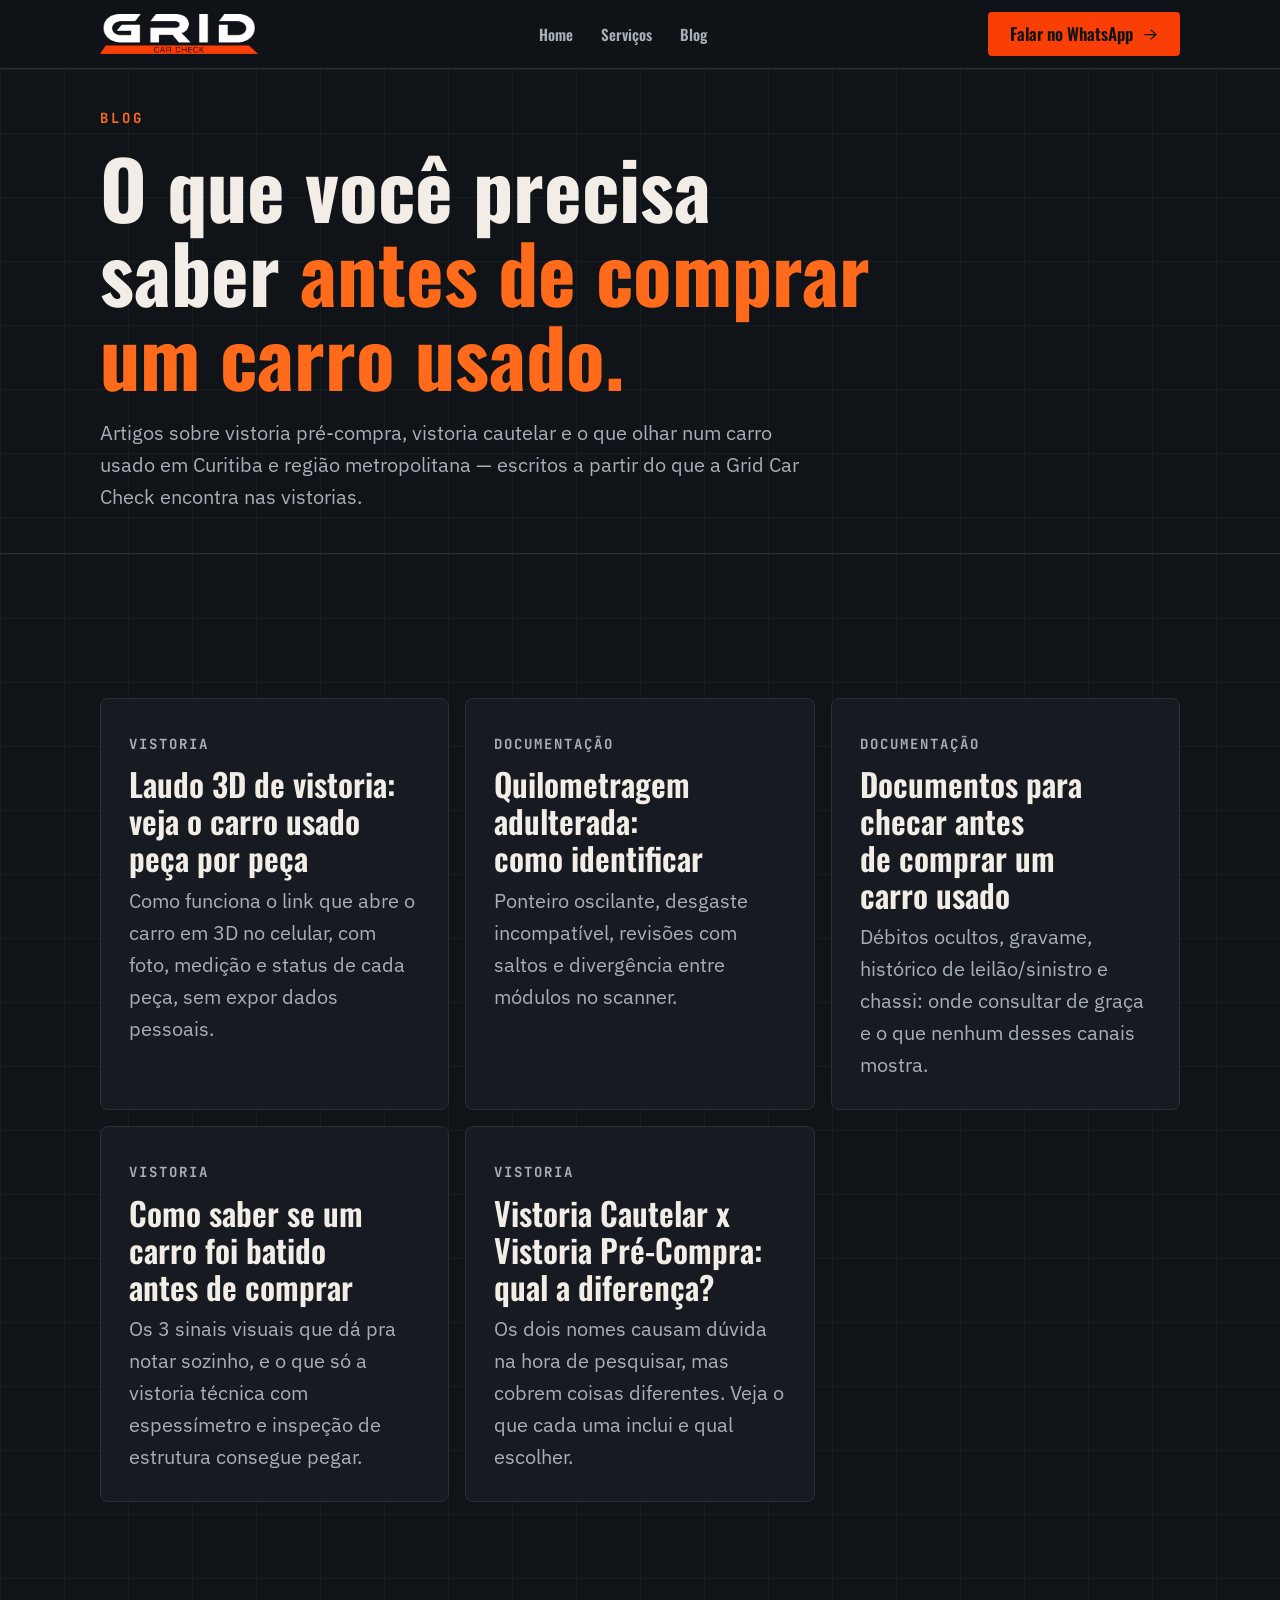
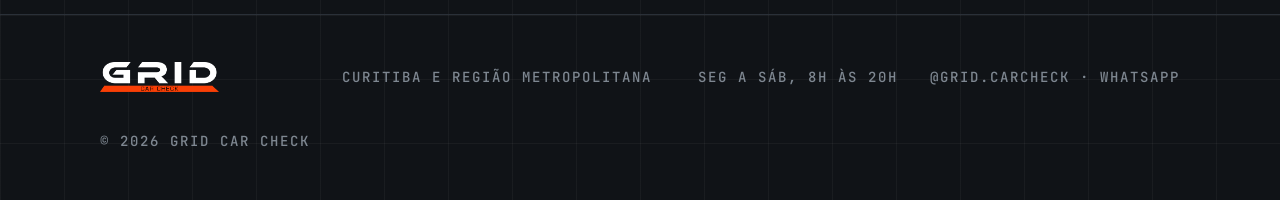
<file: blog/index.html>
<!DOCTYPE html>
<html lang="pt-BR">

<head>
  <meta charset="UTF-8">
  <meta name="viewport" content="width=device-width, initial-scale=1.0">

  <!-- Google tag (gtag.js) -->
  <script async src="https://www.googletagmanager.com/gtag/js?id=G-SVH3X3QNZ6"></script>
  <script>
    window.dataLayer = window.dataLayer || [];
    function gtag(){dataLayer.push(arguments);}
    gtag('js', new Date());

    gtag('config', 'G-SVH3X3QNZ6');
  </script>

  <title>Blog | Grid Car Check — Vistoria e Compra de Carro Usado em Curitiba</title>
  <meta name="description"
    content="Artigos sobre vistoria pré-compra, vistoria cautelar e como comprar um carro usado com segurança em Curitiba e região metropolitana.">
  <meta name="robots" content="index, follow">
  <meta name="theme-color" content="#101317">
  <link rel="canonical" href="https://gridcarcheck.com.br/blog/">

  <meta property="og:type" content="website">
  <meta property="og:locale" content="pt_BR">
  <meta property="og:url" content="https://gridcarcheck.com.br/blog/">
  <meta property="og:site_name" content="Grid Car Check">
  <meta property="og:title" content="Blog | Grid Car Check">
  <meta property="og:description"
    content="Artigos sobre vistoria pré-compra, vistoria cautelar e como comprar um carro usado com segurança em Curitiba e região metropolitana.">
  <meta property="og:image" content="https://gridcarcheck.com.br/assets/images/og-image.png">
  <meta property="og:image:width" content="1200">
  <meta property="og:image:height" content="630">
  <meta property="og:image:alt" content="Grid Car Check — blog sobre vistoria e compra de carro usado">

  <meta name="twitter:card" content="summary_large_image">
  <meta name="twitter:title" content="Blog | Grid Car Check">
  <meta name="twitter:description"
    content="Artigos sobre vistoria pré-compra, vistoria cautelar e como comprar um carro usado com segurança em Curitiba.">
  <meta name="twitter:image" content="https://gridcarcheck.com.br/assets/images/og-image.png">

  <link rel="icon" href="/assets/images/favicon.png">
  <link rel="apple-touch-icon" href="/assets/images/favicon-180.png">
  <link rel="preconnect" href="https://fonts.googleapis.com">
  <link rel="preconnect" href="https://fonts.gstatic.com" crossorigin>
  <link
    href="https://fonts.googleapis.com/css2?family=IBM+Plex+Sans:wght@400;500;600&family=JetBrains+Mono:wght@500;700&family=Oswald:wght@600;700&display=swap"
    rel="stylesheet">
  <link rel="stylesheet" href="/css/style.css">

  <script type="application/ld+json">
  {
    "@context": "https://schema.org",
    "@type": "Blog",
    "name": "Blog Grid Car Check",
    "url": "https://gridcarcheck.com.br/blog/",
    "publisher": { "@id": "https://gridcarcheck.com.br/#empresa" }
  }
  </script>

  <!-- Meta Pixel Code -->
  <script>
    !function(f,b,e,v,n,t,s)
    {if(f.fbq)return;n=f.fbq=function(){n.callMethod?
    n.callMethod.apply(n,arguments):n.queue.push(arguments)};
    if(!f._fbq)f._fbq=n;n.push=n;n.loaded=!0;n.version='2.0';
    n.queue=[];t=b.createElement(e);t.async=!0;
    t.src=v;s=b.getElementsByTagName(e)[0];
    s.parentNode.insertBefore(t,s)}(window, document,'script',
    'https://connect.facebook.net/en_US/fbevents.js');
    fbq('init', '866001702810701');
    fbq('track', 'PageView');
  </script>
  <noscript><img height="1" width="1" style="display:none"
      src="https://www.facebook.com/tr?id=866001702810701&ev=PageView&noscript=1" /></noscript>
  <!-- End Meta Pixel Code -->
</head>

<body>
  <a class="skip" href="#conteudo">Ir para o conteúdo</a>

  <header class="header">
    <div class="container header__inner">
      <a href="/" aria-label="Grid Car Check"><img class="logo" src="/assets/images/grid-logo.png"
          alt="Grid Car Check" width="146" height="37"></a>
      <nav class="nav" id="nav-principal" aria-label="Navegação principal">
        <a href="/">Home</a>
        <a href="/servicos/">Serviços</a>
        <a href="/blog/">Blog</a>
      </nav>
      <div class="header__actions">
        <a href="#" class="btn btn--small" data-whatsapp>Falar no WhatsApp</a>
        <button class="nav-toggle" type="button" aria-expanded="false" aria-controls="nav-principal" aria-label="Abrir menu">
          <svg viewBox="0 0 24 24" aria-hidden="true"><path d="M3 6h18M3 12h18M3 18h18" /></svg>
        </button>
      </div>
    </div>
  </header>

  <main id="conteudo">
    <section class="blueprint hero">
      <div class="container">
        <p class="eyebrow">Blog</p>
        <h1 style="max-width:20ch">O que você precisa saber <span class="accent">antes de comprar um carro usado.</span></h1>
        <p class="lead">Artigos sobre vistoria pré-compra, vistoria cautelar e o que olhar num carro usado em Curitiba e região metropolitana — escritos a partir do que a Grid Car Check encontra nas vistorias.</p>
      </div>
    </section>

    <section class="blueprint section">
      <div class="container">
        <div class="grid3" style="grid-template-columns: repeat(auto-fit, minmax(280px, 1fr));">
          <a href="/blog/laudo-3d-vistoria-carro-usado/" class="card" style="text-decoration:none">
            <p class="eyebrow eyebrow--sm">Vistoria</p>
            <h3 style="margin-bottom:8px">Laudo 3D de vistoria: veja o carro usado peça por peça</h3>
            <p>Como funciona o link que abre o carro em 3D no celular, com foto, medição e status de cada peça, sem expor dados pessoais.</p>
          </a>
          <a href="/blog/quilometragem-adulterada/" class="card" style="text-decoration:none">
            <p class="eyebrow eyebrow--sm">Documentação</p>
            <h3 style="margin-bottom:8px">Quilometragem adulterada: como identificar</h3>
            <p>Ponteiro oscilante, desgaste incompatível, revisões com saltos e divergência entre módulos no scanner.</p>
          </a>
          <a href="/blog/documentos-carro-usado-curitiba/" class="card" style="text-decoration:none">
            <p class="eyebrow eyebrow--sm">Documentação</p>
            <h3 style="margin-bottom:8px">Documentos para checar antes de comprar um carro usado</h3>
            <p>Débitos ocultos, gravame, histórico de leilão/sinistro e chassi: onde consultar de graça e o que nenhum desses canais mostra.</p>
          </a>
          <a href="/blog/como-saber-se-o-carro-foi-batido/" class="card" style="text-decoration:none">
            <p class="eyebrow eyebrow--sm">Vistoria</p>
            <h3 style="margin-bottom:8px">Como saber se um carro foi batido antes de comprar</h3>
            <p>Os 3 sinais visuais que dá pra notar sozinho, e o que só a vistoria técnica com espessímetro e inspeção de estrutura consegue pegar.</p>
          </a>
          <a href="/blog/vistoria-cautelar-vs-pre-compra/" class="card" style="text-decoration:none">
            <p class="eyebrow eyebrow--sm">Vistoria</p>
            <h3 style="margin-bottom:8px">Vistoria Cautelar x Vistoria Pré-Compra: qual a diferença?</h3>
            <p>Os dois nomes causam dúvida na hora de pesquisar, mas cobrem coisas diferentes. Veja o que cada uma inclui e qual escolher.</p>
          </a>
        </div>
      </div>
    </section>
  </main>

  <footer class="blueprint footer">
    <div class="container footer__inner">
      <img class="logo" src="/assets/images/grid-logo.png" alt="Grid Car Check" width="110" height="28"
        loading="lazy">
      <p class="mono">Curitiba e região metropolitana</p>
      <p class="mono">Seg a sáb, 8h às 20h</p>
      <p class="mono"><a href="https://instagram.com/grid.carcheck" target="_blank"
          rel="noopener">@grid.carcheck</a> · <a href="#" data-whatsapp>WhatsApp</a></p>
      <p class="mono">© <span id="ano"></span> Grid Car Check</p>
    </div>
  </footer>

  <a href="#" class="sticky-cta" data-whatsapp aria-label="Falar no WhatsApp">
    <svg viewBox="0 0 24 24" aria-hidden="true">
      <path d="M7.9 20A9 9 0 1 0 4 16.1L2 22Z" />
    </svg>
    <span>Falar no WhatsApp</span>
  </a>

  <script src="/js/main.js"></script>
</body>

</html>
</file>
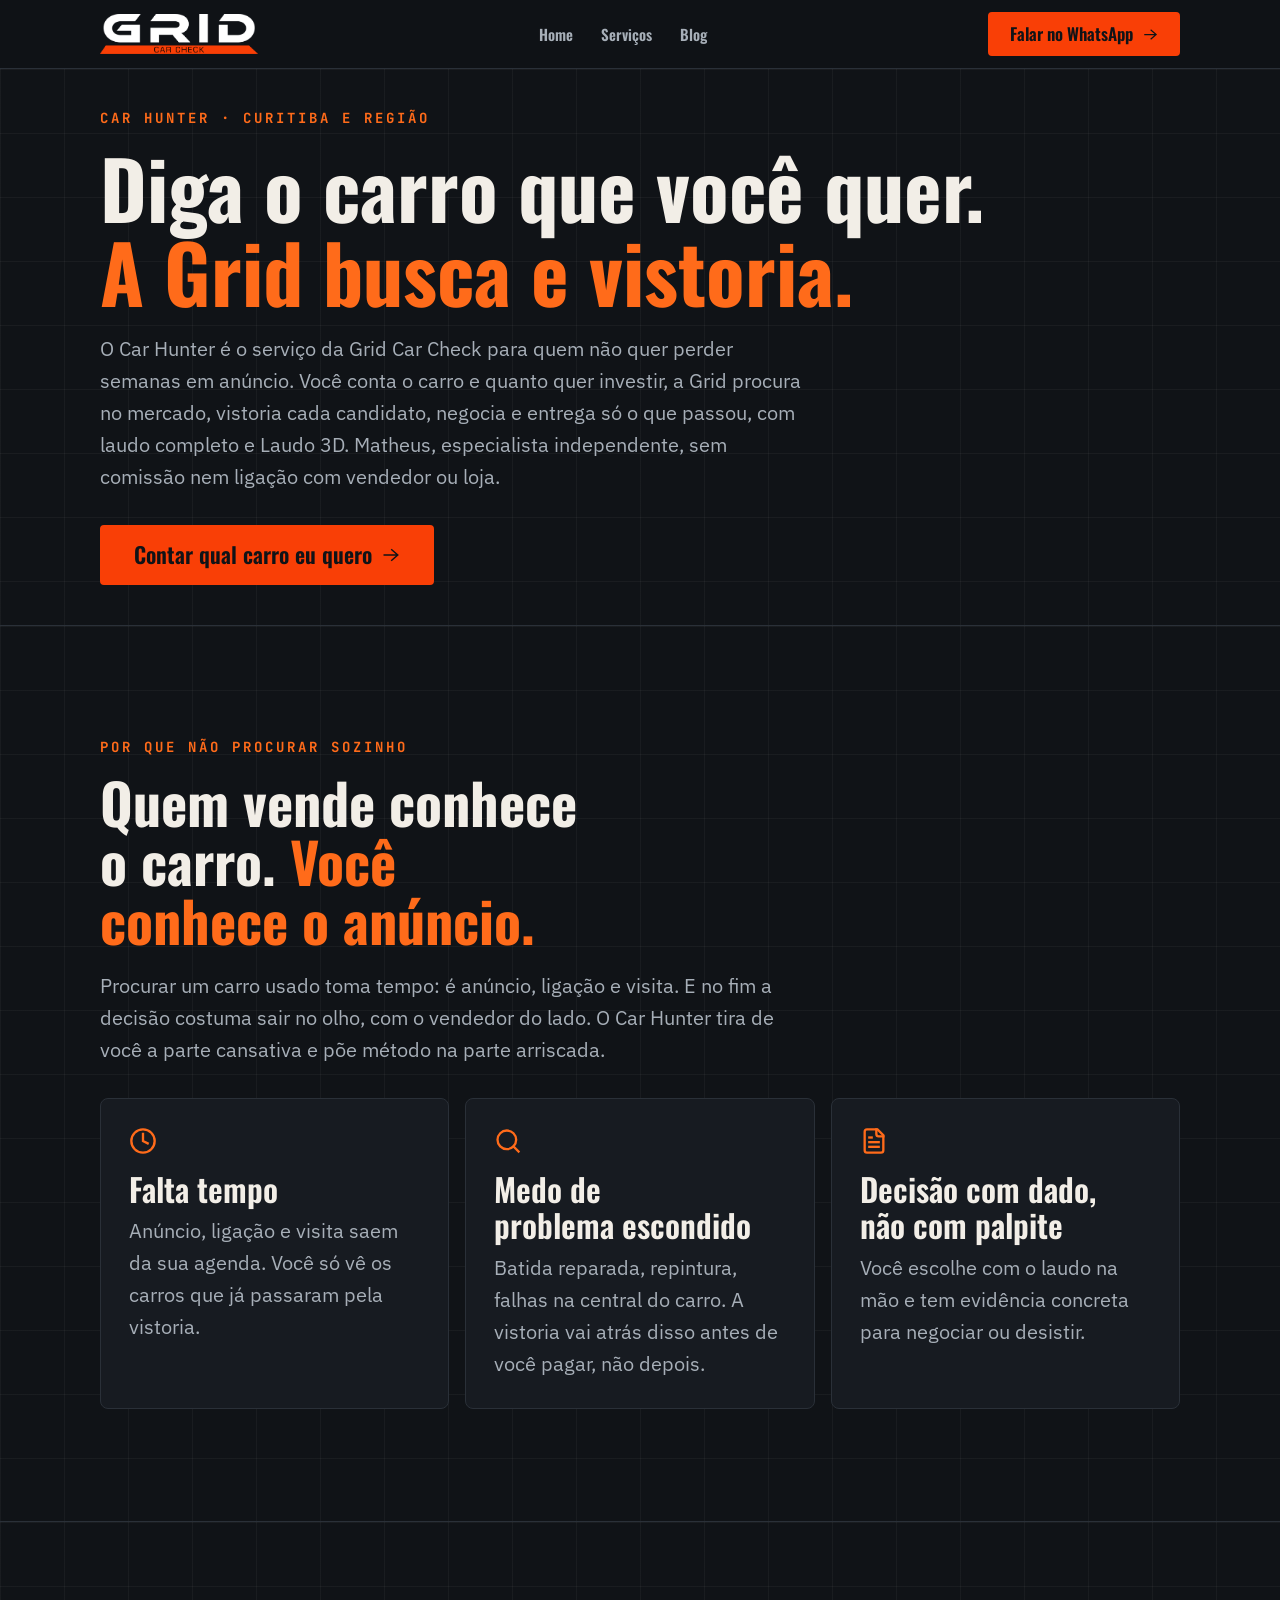
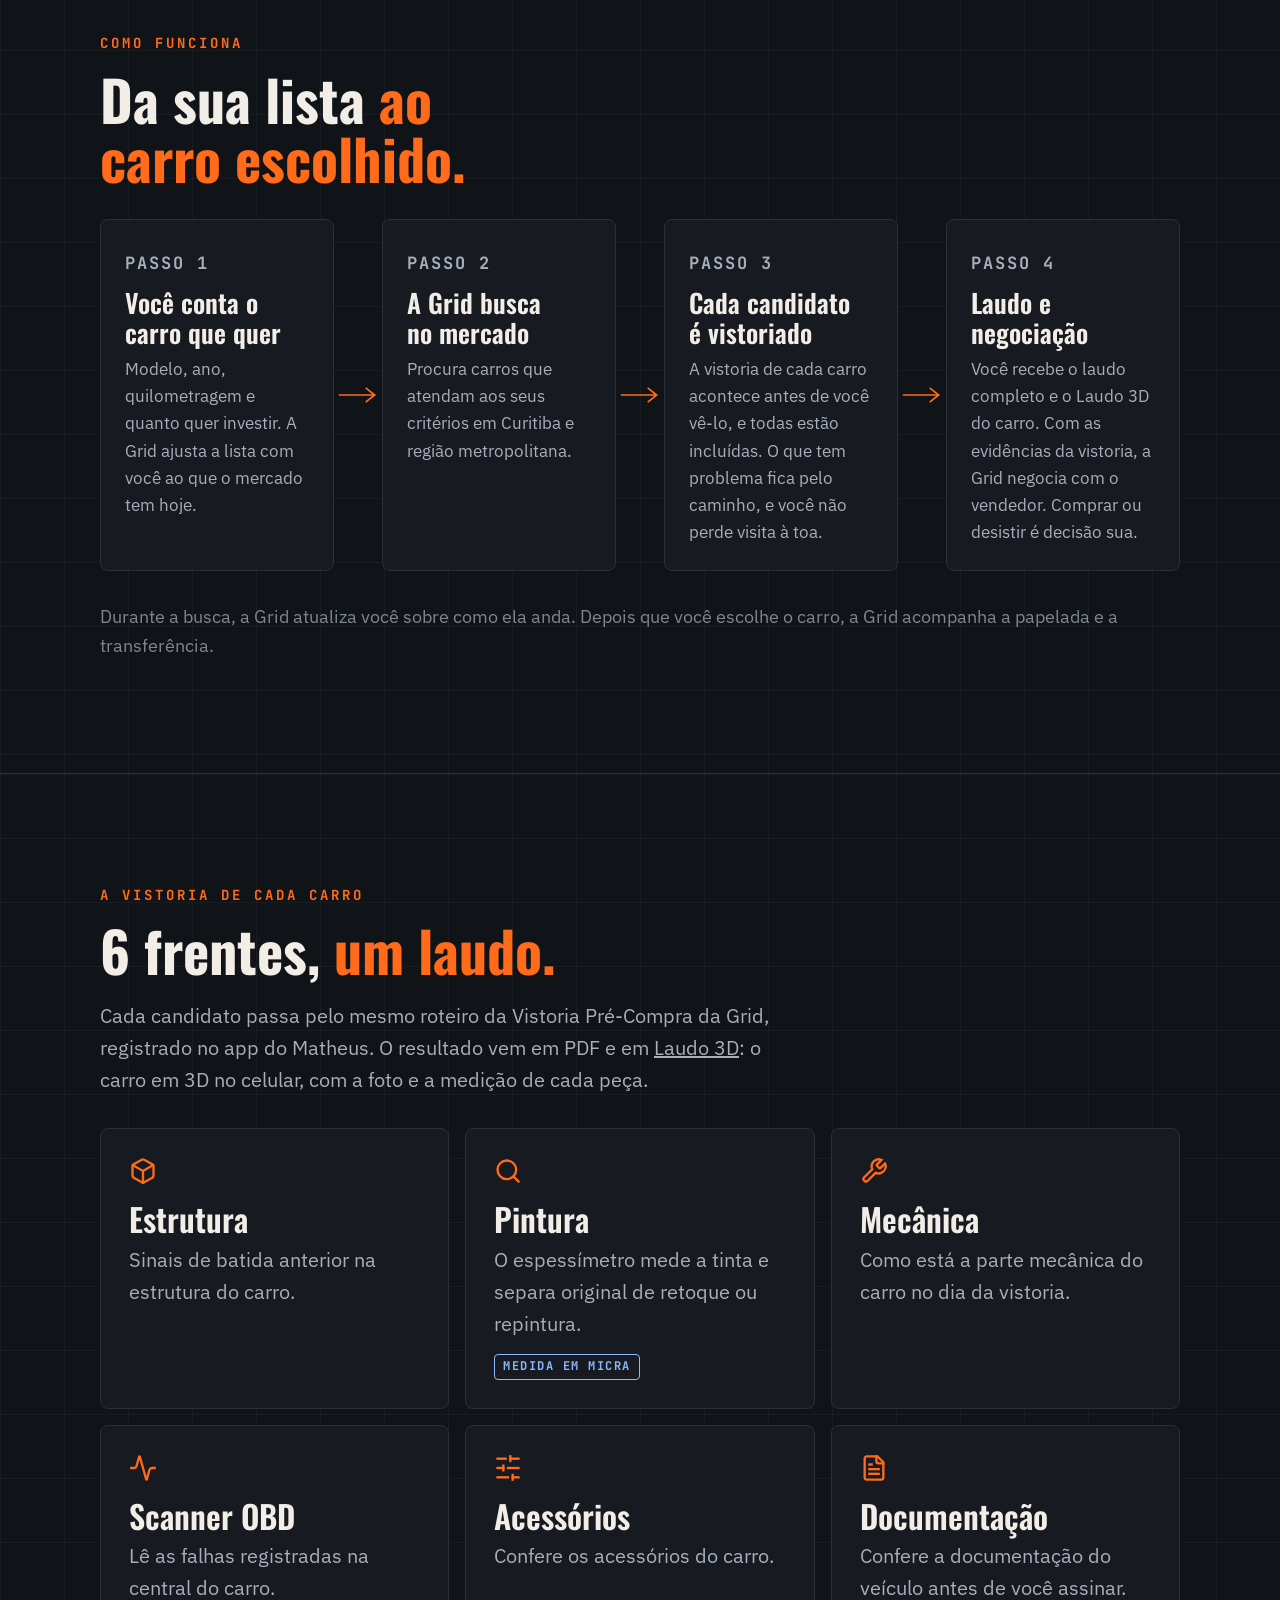
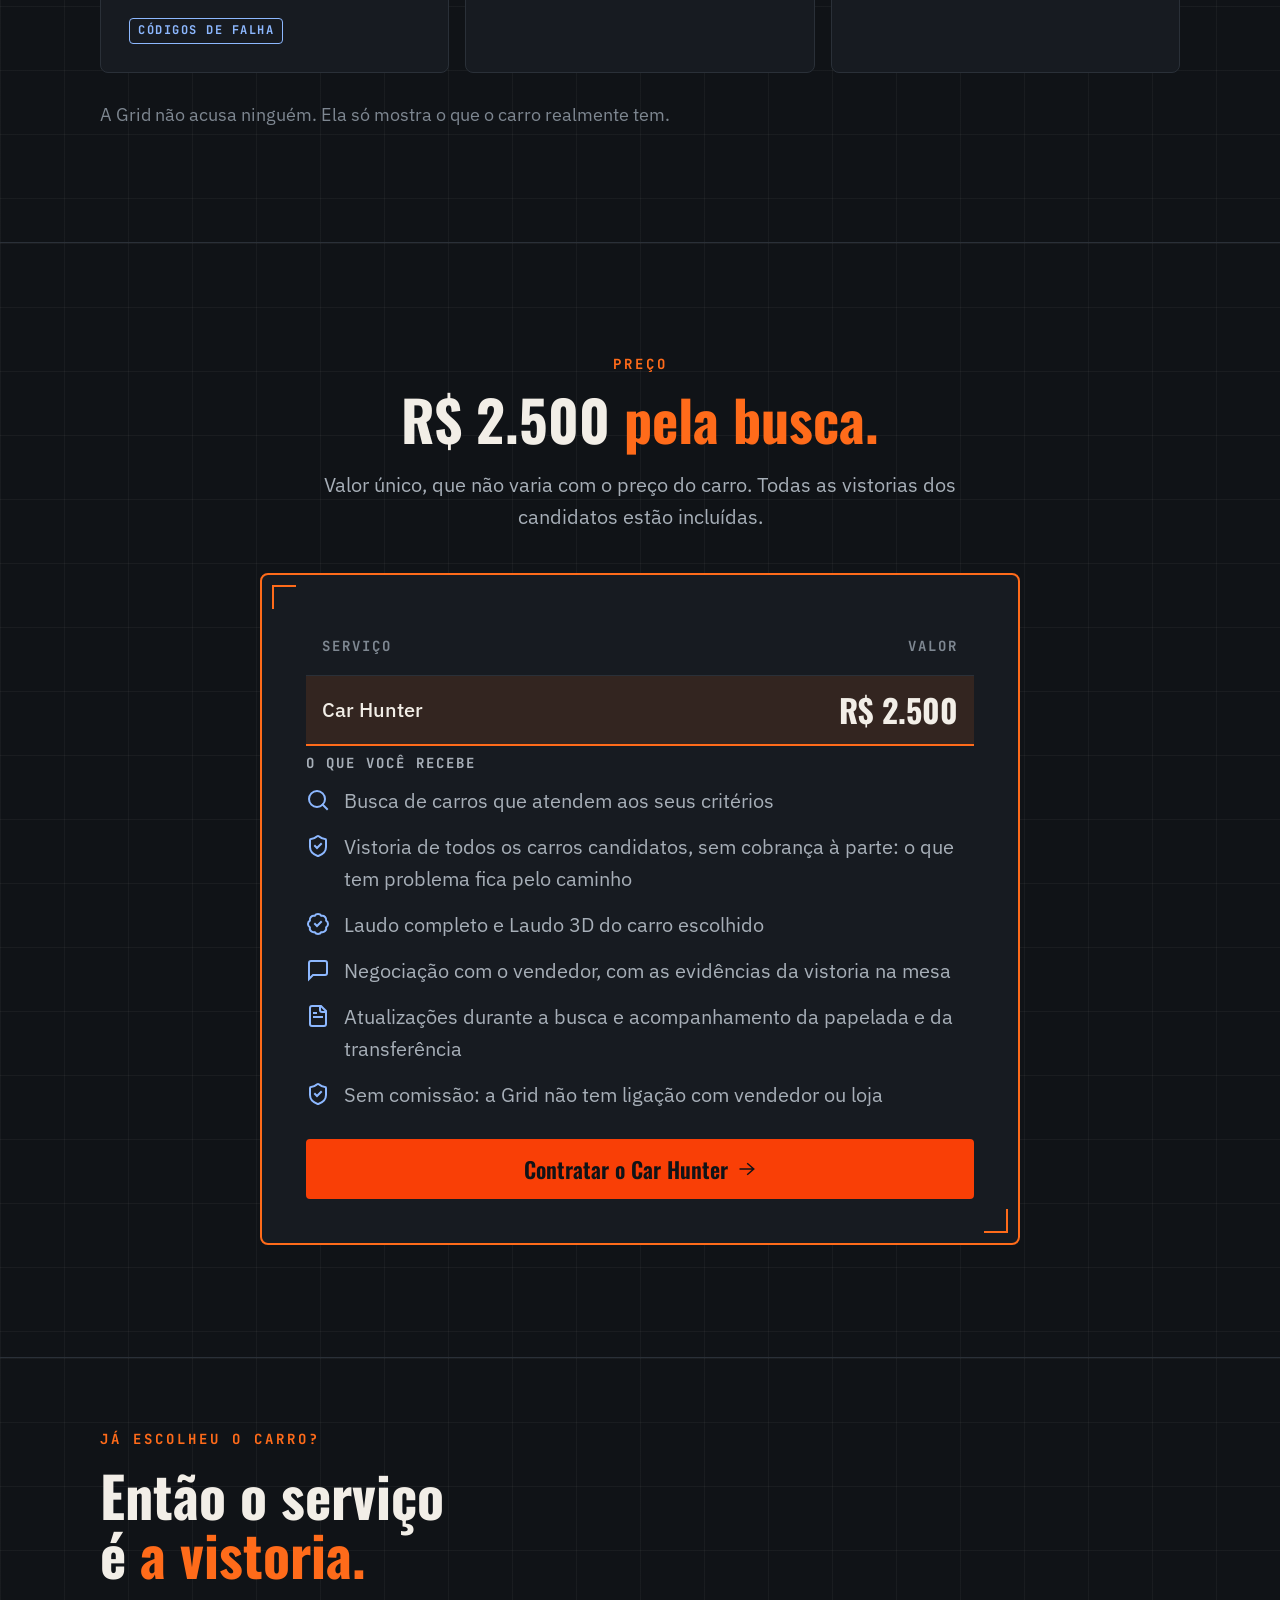
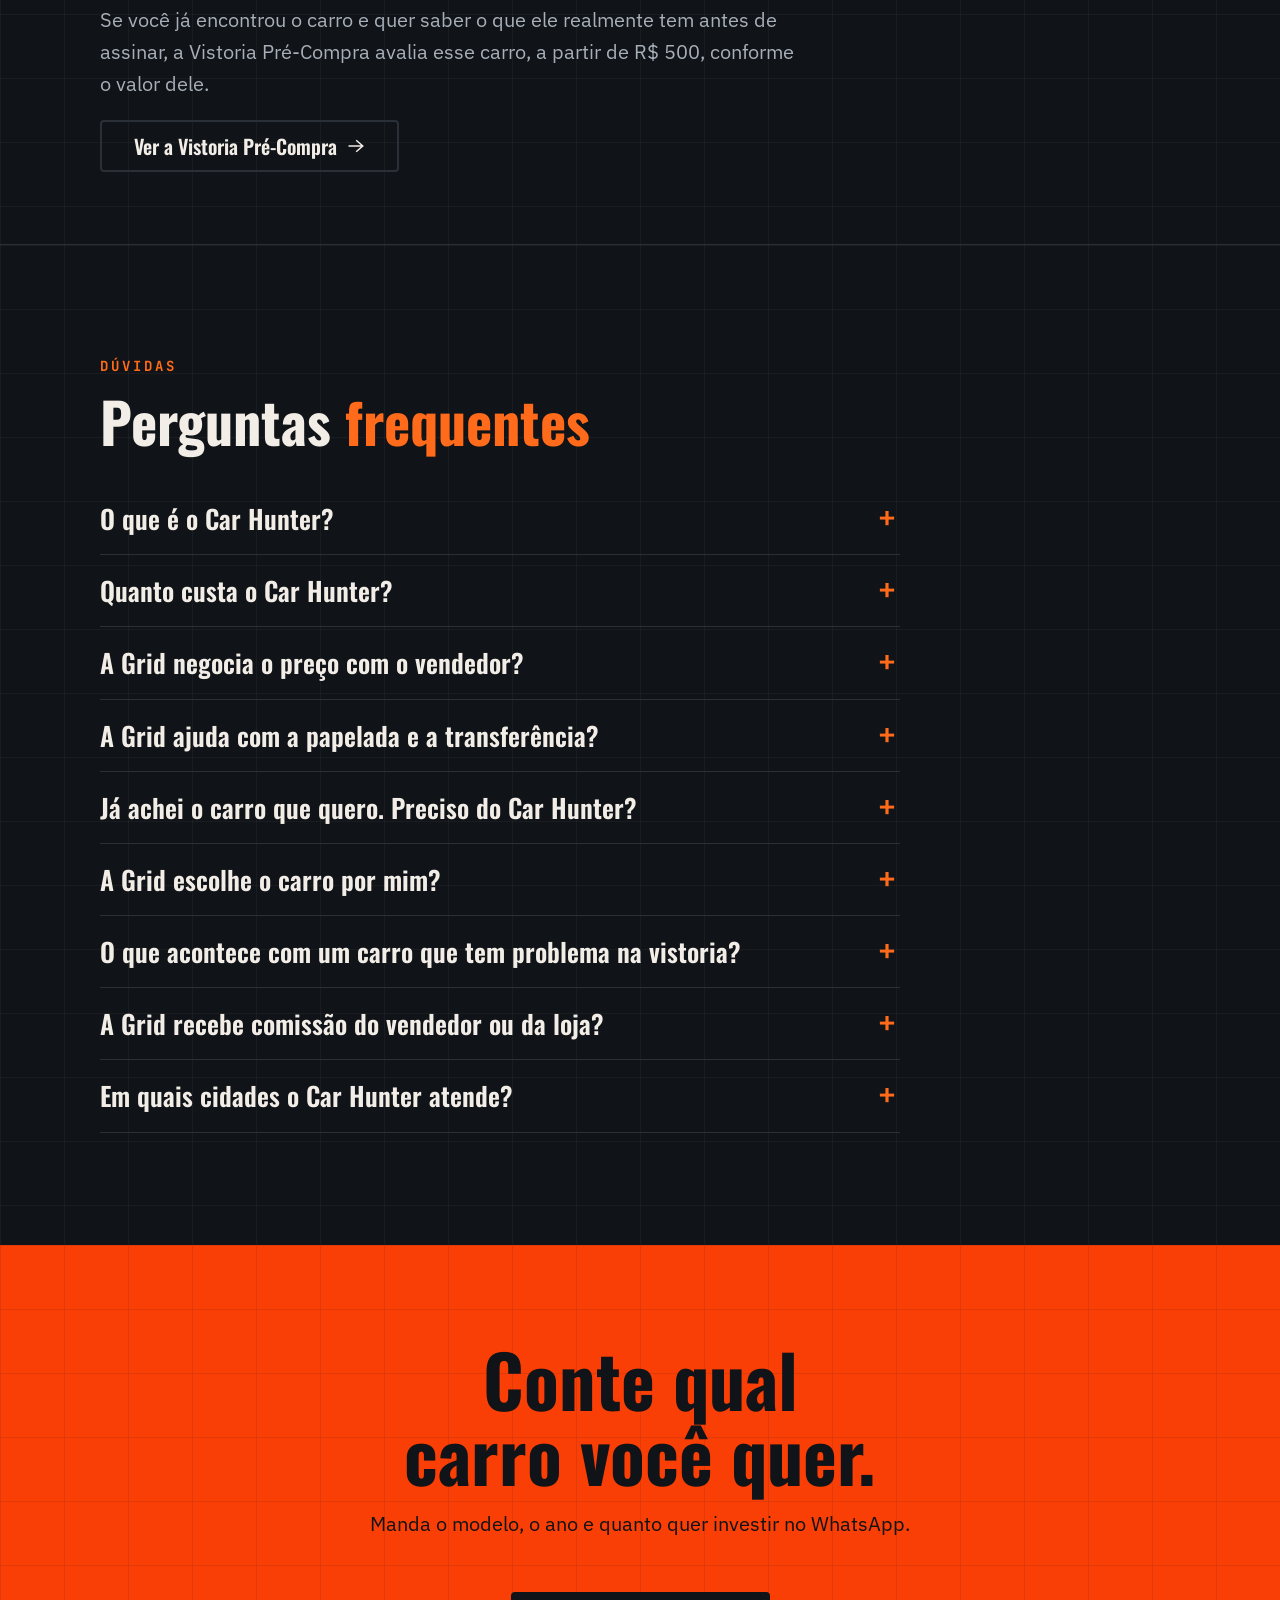
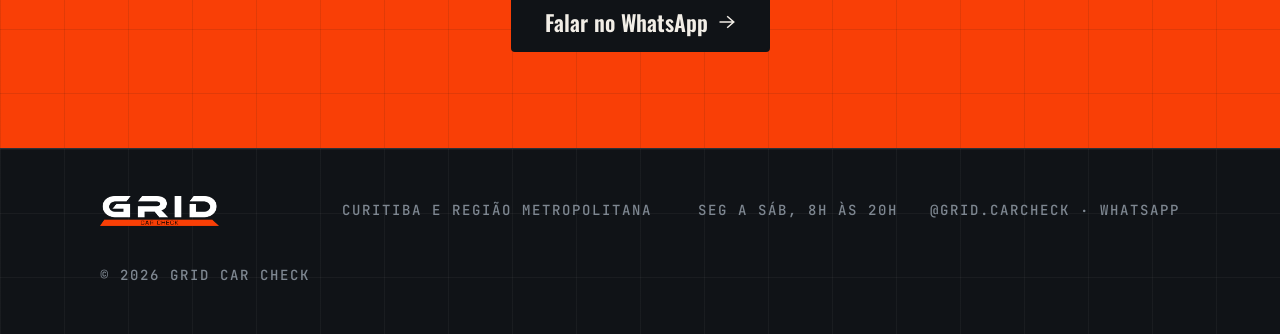
<file: car-hunter/index.html>
<!DOCTYPE html>
<html lang="pt-BR">

<head>
  <meta charset="UTF-8">
  <meta name="viewport" content="width=device-width, initial-scale=1.0">

  <!-- Google tag (gtag.js) -->
  <script async src="https://www.googletagmanager.com/gtag/js?id=G-SVH3X3QNZ6"></script>
  <script>
    window.dataLayer = window.dataLayer || [];
    function gtag(){dataLayer.push(arguments);}
    gtag('js', new Date());

    gtag('config', 'G-SVH3X3QNZ6');
  </script>

  <title>Car Hunter em Curitiba: Busca de Carro Usado Já Vistoriado | Grid Car Check</title>
  <meta name="description"
    content="Car Hunter em Curitiba: a Grid busca o carro usado que você quer, vistoria os candidatos e entrega só o que passou. R$ 2.500, com laudo e Laudo 3D.">
  <meta name="robots" content="index, follow">
  <meta name="theme-color" content="#101317">
  <link rel="canonical" href="https://gridcarcheck.com.br/car-hunter/">

  <meta property="og:type" content="website">
  <meta property="og:locale" content="pt_BR">
  <meta property="og:url" content="https://gridcarcheck.com.br/car-hunter/">
  <meta property="og:site_name" content="Grid Car Check">
  <meta property="og:title" content="Car Hunter em Curitiba: Busca de Carro Usado Já Vistoriado">
  <meta property="og:description"
    content="Car Hunter em Curitiba: a Grid busca o carro usado que você quer, vistoria os candidatos e entrega só o que passou. R$ 2.500, com laudo e Laudo 3D.">
  <meta property="og:image" content="https://gridcarcheck.com.br/assets/images/og-image.png">
  <meta property="og:image:width" content="1200">
  <meta property="og:image:height" content="630">
  <meta property="og:image:alt" content="Grid Car Check — Car Hunter, busca de carro usado já vistoriado em Curitiba">

  <meta name="twitter:card" content="summary_large_image">
  <meta name="twitter:title" content="Car Hunter em Curitiba: Busca de Carro Usado Já Vistoriado">
  <meta name="twitter:description"
    content="A Grid busca o carro usado que você quer, vistoria os candidatos e entrega só o que passou. R$ 2.500.">
  <meta name="twitter:image" content="https://gridcarcheck.com.br/assets/images/og-image.png">

  <link rel="icon" href="/assets/images/favicon.png">
  <link rel="apple-touch-icon" href="/assets/images/favicon-180.png">
  <link rel="preconnect" href="https://fonts.googleapis.com">
  <link rel="preconnect" href="https://fonts.gstatic.com" crossorigin>
  <link
    href="https://fonts.googleapis.com/css2?family=IBM+Plex+Sans:wght@400;500;600&family=JetBrains+Mono:wght@500;700&family=Oswald:wght@600;700&display=swap"
    rel="stylesheet">
  <link rel="stylesheet" href="/css/style.css">

  <!-- Dados estruturados: Service do Car Hunter (valor fixo de R$ 2.500, confirmado pelo usuário em 2026-11-17),
       BreadcrumbList e FAQPage espelhando exatamente o FAQ visível. A empresa é referenciada por @id. -->
  <script type="application/ld+json">
  {
    "@context": "https://schema.org",
    "@graph": [
      {
        "@type": "Service",
        "@id": "https://gridcarcheck.com.br/car-hunter/#servico",
        "serviceType": "Busca e assessoria de compra de veículo",
        "name": "Car Hunter Grid Car Check",
        "description": "A Grid Car Check busca no mercado os carros usados que atendem aos critérios do cliente, em Curitiba e região metropolitana, vistoria cada candidato e entrega só o carro que passou, com laudo completo e Laudo 3D.",
        "url": "https://gridcarcheck.com.br/car-hunter/",
        "areaServed": [
          { "@type": "City", "name": "Curitiba" },
          { "@type": "AdministrativeArea", "name": "Região Metropolitana de Curitiba" }
        ],
        "provider": { "@id": "https://gridcarcheck.com.br/#empresa" },
        "offers": { "@type": "Offer", "name": "Car Hunter", "price": "2500", "priceCurrency": "BRL" }
      },
      {
        "@type": "BreadcrumbList",
        "itemListElement": [
          { "@type": "ListItem", "position": 1, "name": "Home", "item": "https://gridcarcheck.com.br/" },
          { "@type": "ListItem", "position": 2, "name": "Serviços", "item": "https://gridcarcheck.com.br/servicos/" },
          { "@type": "ListItem", "position": 3, "name": "Car Hunter", "item": "https://gridcarcheck.com.br/car-hunter/" }
        ]
      },
      {
        "@type": "FAQPage",
        "mainEntity": [
          {
            "@type": "Question", "name": "O que é o Car Hunter?",
            "acceptedAnswer": { "@type": "Answer", "text": "É o serviço da Grid Car Check em que você conta o carro que quer, a Grid busca no mercado os que atendem aos seus critérios, vistoria cada candidato e entrega só o carro que passou, com laudo completo." }
          },
          {
            "@type": "Question", "name": "Quanto custa o Car Hunter?",
            "acceptedAnswer": { "@type": "Answer", "text": "R$ 2.500, valor único, qualquer que seja o valor do carro. As vistorias de todos os carros candidatos estão incluídas, sem cobrança à parte." }
          },
          {
            "@type": "Question", "name": "A Grid negocia o preço com o vendedor?",
            "acceptedAnswer": { "@type": "Answer", "text": "Sim. Com as evidências da vistoria em mãos, a Grid negocia com o vendedor. Comprar ou desistir continua sendo decisão sua." }
          },
          {
            "@type": "Question", "name": "A Grid ajuda com a papelada e a transferência?",
            "acceptedAnswer": { "@type": "Answer", "text": "Sim. Depois que você escolhe o carro, a Grid acompanha a papelada e a transferência." }
          },
          {
            "@type": "Question", "name": "Já achei o carro que quero. Preciso do Car Hunter?",
            "acceptedAnswer": { "@type": "Answer", "text": "Não. Se você já escolheu o carro, o serviço certo é a Vistoria Pré-Compra, a partir de R$ 500, conforme o valor do carro. O Car Hunter é para quem quer que a Grid faça a busca." }
          },
          {
            "@type": "Question", "name": "A Grid escolhe o carro por mim?",
            "acceptedAnswer": { "@type": "Answer", "text": "Não. A Grid busca e vistoria os carros que atendem aos seus critérios e mostra o que cada um realmente tem. Comprar, negociar ou desistir é sempre decisão sua." }
          },
          {
            "@type": "Question", "name": "O que acontece com um carro que tem problema na vistoria?",
            "acceptedAnswer": { "@type": "Answer", "text": "Ele não chega até você. Cada candidato é vistoriado antes de você ver, e o carro com problema ficou para trás." }
          },
          {
            "@type": "Question", "name": "A Grid recebe comissão do vendedor ou da loja?",
            "acceptedAnswer": { "@type": "Answer", "text": "Não. Matheus, especialista independente, não tem ligação com vendedor ou loja. O laudo mostra o que o carro tem, sem interesse na venda." }
          },
          {
            "@type": "Question", "name": "Em quais cidades o Car Hunter atende?",
            "acceptedAnswer": { "@type": "Answer", "text": "Curitiba e região metropolitana." }
          }
        ]
      }
    ]
  }
  </script>

  <!-- Meta Pixel Code -->
  <script>
    !function(f,b,e,v,n,t,s)
    {if(f.fbq)return;n=f.fbq=function(){n.callMethod?
    n.callMethod.apply(n,arguments):n.queue.push(arguments)};
    if(!f._fbq)f._fbq=n;n.push=n;n.loaded=!0;n.version='2.0';
    n.queue=[];t=b.createElement(e);t.async=!0;
    t.src=v;s=b.getElementsByTagName(e)[0];
    s.parentNode.insertBefore(t,s)}(window, document,'script',
    'https://connect.facebook.net/en_US/fbevents.js');
    fbq('init', '866001702810701');
    fbq('track', 'PageView');
  </script>
  <noscript><img height="1" width="1" style="display:none"
      src="https://www.facebook.com/tr?id=866001702810701&ev=PageView&noscript=1" /></noscript>
  <!-- End Meta Pixel Code -->
</head>

<body>
  <a class="skip" href="#conteudo">Ir para o conteúdo</a>

  <header class="header">
    <div class="container header__inner">
      <a href="/" aria-label="Grid Car Check"><img class="logo" src="/assets/images/grid-logo.png"
          alt="Grid Car Check" width="146" height="37"></a>
      <nav class="nav" id="nav-principal" aria-label="Navegação principal">
        <a href="/">Home</a>
        <a href="/servicos/">Serviços</a>
        <a href="/blog/">Blog</a>
      </nav>
      <div class="header__actions">
        <a href="#" class="btn btn--small" data-whatsapp
          data-mensagem="Oi! Vi o site da Grid e quero saber sobre o Car Hunter. O carro que eu procuro é um ">Falar no WhatsApp</a>
        <button class="nav-toggle" type="button" aria-expanded="false" aria-controls="nav-principal" aria-label="Abrir menu">
          <svg viewBox="0 0 24 24" aria-hidden="true"><path d="M3 6h18M3 12h18M3 18h18" /></svg>
        </button>
      </div>
    </div>
  </header>

  <main id="conteudo">

    <!-- INTRO / BLUF -->
    <section class="blueprint hero" id="topo">
      <div class="container">
        <p class="eyebrow">Car Hunter · Curitiba e região</p>
        <h1 style="max-width:22ch">Diga o carro que você quer. <span class="accent">A Grid busca e vistoria.</span></h1>
        <p class="lead">O Car Hunter é o serviço da Grid Car Check para quem não quer perder semanas em anúncio. Você conta o carro e quanto quer investir, a Grid procura no mercado, vistoria cada candidato, negocia e entrega só o que passou, com laudo completo e Laudo 3D. Matheus, especialista independente, sem comissão nem ligação com vendedor ou loja.</p>
        <p class="hero__row"><a href="#" class="btn btn--big" data-whatsapp
          data-mensagem="Oi! Vi o site da Grid e quero saber sobre o Car Hunter. O carro que eu procuro é um ">Contar qual carro eu quero</a></p>
      </div>
    </section>

    <!-- POR QUE NÃO PROCURAR SOZINHO -->
    <section class="blueprint section">
      <div class="container">
        <p class="eyebrow">Por que não procurar sozinho</p>
        <h2>Quem vende conhece o carro. <span class="accent">Você conhece o anúncio.</span></h2>
        <p class="lead">Procurar um carro usado toma tempo: é anúncio, ligação e visita. E no fim a decisão costuma sair no olho, com o vendedor do lado. O Car Hunter tira de você a parte cansativa e põe método na parte arriscada.</p>
        <div class="grid3">
          <article class="card">
            <svg class="icon" viewBox="0 0 24 24" aria-hidden="true"><circle cx="12" cy="12" r="10"/><path d="M12 6v6l4 2"/></svg>
            <h3>Falta tempo</h3>
            <p>Anúncio, ligação e visita saem da sua agenda. Você só vê os carros que já passaram pela vistoria.</p>
          </article>
          <article class="card">
            <svg class="icon" viewBox="0 0 24 24" aria-hidden="true"><circle cx="11" cy="11" r="8"/><path d="m21 21-4.3-4.3"/></svg>
            <h3>Medo de problema escondido</h3>
            <p>Batida reparada, repintura, falhas na central do carro. A vistoria vai atrás disso antes de você pagar, não depois.</p>
          </article>
          <article class="card">
            <svg class="icon" viewBox="0 0 24 24" aria-hidden="true"><path d="M15 2H6a2 2 0 0 0-2 2v16a2 2 0 0 0 2 2h12a2 2 0 0 0 2-2V7Z"/><path d="M14 2v4a2 2 0 0 0 2 2h4"/><path d="M10 9H8"/><path d="M16 13H8"/><path d="M16 17H8"/></svg>
            <h3>Decisão com dado, não com palpite</h3>
            <p>Você escolhe com o laudo na mão e tem evidência concreta para negociar ou desistir.</p>
          </article>
        </div>
      </div>
    </section>

    <!-- COMO FUNCIONA -->
    <section class="blueprint section" id="como-funciona">
      <div class="container">
        <p class="eyebrow">Como funciona</p>
        <h2>Da sua lista <span class="accent">ao carro escolhido.</span></h2>
        <ol class="steps">
          <li class="card">
            <p class="eyebrow eyebrow--sm">Passo 1</p>
            <h3>Você conta o carro que quer</h3>
            <p>Modelo, ano, quilometragem e quanto quer investir. A Grid ajusta a lista com você ao que o mercado tem hoje.</p>
          </li>
          <li class="arrow" aria-hidden="true"><svg viewBox="0 0 48 24">
              <path d="M2 12h42M34 4l10 8-10 8" />
            </svg></li>
          <li class="card">
            <p class="eyebrow eyebrow--sm">Passo 2</p>
            <h3>A Grid busca no mercado</h3>
            <p>Procura carros que atendam aos seus critérios em Curitiba e região metropolitana.</p>
          </li>
          <li class="arrow" aria-hidden="true"><svg viewBox="0 0 48 24">
              <path d="M2 12h42M34 4l10 8-10 8" />
            </svg></li>
          <li class="card">
            <p class="eyebrow eyebrow--sm">Passo 3</p>
            <h3>Cada candidato é vistoriado</h3>
            <p>A vistoria de cada carro acontece antes de você vê-lo, e todas estão incluídas. O que tem problema fica pelo caminho, e você não perde visita à toa.</p>
          </li>
          <li class="arrow" aria-hidden="true"><svg viewBox="0 0 48 24">
              <path d="M2 12h42M34 4l10 8-10 8" />
            </svg></li>
          <li class="card">
            <p class="eyebrow eyebrow--sm">Passo 4</p>
            <h3>Laudo e negociação</h3>
            <p>Você recebe o laudo completo e o Laudo 3D do carro. Com as evidências da vistoria, a Grid negocia com o vendedor. Comprar ou desistir é decisão sua.</p>
          </li>
        </ol>
        <p class="faint">Durante a busca, a Grid atualiza você sobre como ela anda. Depois que você escolhe o carro, a Grid acompanha a papelada e a transferência.</p>
        <!-- TODO Matheus: se quiser, acrescentar o prazo médio da busca e a forma de pagamento (entrada/entrega, cartão). Não afirmados na página enquanto não definidos. -->
      </div>
    </section>

    <!-- A VISTORIA DE CADA CARRO -->
    <section class="blueprint section">
      <div class="container">
        <p class="eyebrow">A vistoria de cada carro</p>
        <h2>6 frentes, <span class="accent">um laudo.</span></h2>
        <p class="lead">Cada candidato passa pelo mesmo roteiro da Vistoria Pré-Compra da Grid, registrado no app do Matheus. O resultado vem em PDF e em <a href="/blog/laudo-3d-vistoria-carro-usado/">Laudo 3D</a>: o carro em 3D no celular, com a foto e a medição de cada peça.</p>
        <div class="grid3 grid3--fronts">
          <article class="card">
            <svg class="icon" viewBox="0 0 24 24" aria-hidden="true"><path d="M21 8a2 2 0 0 0-1-1.73l-7-4a2 2 0 0 0-2 0l-7 4A2 2 0 0 0 3 8v8a2 2 0 0 0 1 1.73l7 4a2 2 0 0 0 2 0l7-4A2 2 0 0 0 21 16Z"/><path d="m3.3 7 8.7 5 8.7-5"/><path d="M12 22V12"/></svg>
            <h3>Estrutura</h3>
            <p>Sinais de batida anterior na estrutura do carro.</p>
          </article>
          <article class="card">
            <svg class="icon" viewBox="0 0 24 24" aria-hidden="true"><circle cx="11" cy="11" r="8"/><path d="m21 21-4.3-4.3"/></svg>
            <h3>Pintura</h3>
            <p>O espessímetro mede a tinta e separa original de retoque ou repintura.</p>
            <span class="tag-med">Medida em micra</span>
          </article>
          <article class="card">
            <svg class="icon" viewBox="0 0 24 24" aria-hidden="true"><path d="M14.7 6.3a1 1 0 0 0 0 1.4l1.6 1.6a1 1 0 0 0 1.4 0l3.77-3.77a6 6 0 0 1-7.94 7.94l-6.91 6.91a2.12 2.12 0 0 1-3-3l6.91-6.91a6 6 0 0 1 7.94-7.94l-3.76 3.76z"/></svg>
            <h3>Mecânica</h3>
            <p>Como está a parte mecânica do carro no dia da vistoria.</p>
          </article>
          <article class="card">
            <svg class="icon" viewBox="0 0 24 24" aria-hidden="true"><path d="M22 12h-2.48a2 2 0 0 0-1.93 1.46l-2.35 8.36a.25.25 0 0 1-.48 0L9.24 2.18a.25.25 0 0 0-.48 0l-2.35 8.36A2 2 0 0 1 4.49 12H2"/></svg>
            <h3>Scanner OBD</h3>
            <p>Lê as falhas registradas na central do carro.</p>
            <span class="tag-med">Códigos de falha</span>
          </article>
          <article class="card">
            <svg class="icon" viewBox="0 0 24 24" aria-hidden="true"><path d="M21 4h-7"/><path d="M10 4H3"/><path d="M21 12h-9"/><path d="M8 12H3"/><path d="M21 20h-5"/><path d="M12 20H3"/><path d="M14 2v4"/><path d="M8 10v4"/><path d="M16 18v4"/></svg>
            <h3>Acessórios</h3>
            <p>Confere os acessórios do carro.</p>
          </article>
          <article class="card">
            <svg class="icon" viewBox="0 0 24 24" aria-hidden="true"><path d="M15 2H6a2 2 0 0 0-2 2v16a2 2 0 0 0 2 2h12a2 2 0 0 0 2-2V7Z"/><path d="M14 2v4a2 2 0 0 0 2 2h4"/><path d="M10 9H8"/><path d="M16 13H8"/><path d="M16 17H8"/></svg>
            <h3>Documentação</h3>
            <p>Confere a documentação do veículo antes de você assinar.</p>
          </article>
        </div>
        <p class="faint">A Grid não acusa ninguém. Ela só mostra o que o carro realmente tem.</p>
      </div>
    </section>

    <!-- PREÇO -->
    <section class="blueprint section section--center" id="preco">
      <div class="container">
        <p class="eyebrow">Preço</p>
        <h2>R$&nbsp;2.500 <span class="accent">pela busca.</span></h2>
        <p class="lead">Valor único, que não varia com o preço do carro. Todas as vistorias dos candidatos estão incluídas.</p>
        <div class="card card--hot frame frame--card price">
          <table>
            <caption class="sr">Preço do Car Hunter</caption>
            <thead>
              <tr>
                <th scope="col">Serviço</th>
                <th scope="col">Valor</th>
              </tr>
            </thead>
            <tbody>
              <tr class="hot">
                <th scope="row">Car Hunter</th>
                <td>R$&nbsp;2.500</td>
              </tr>
            </tbody>
          </table>
          <p class="eyebrow eyebrow--sm incl-title">O que você recebe</p>
          <ul class="incl">
            <li><svg viewBox="0 0 24 24" aria-hidden="true">
                <circle cx="11" cy="11" r="8" />
                <path d="m21 21-4.3-4.3" />
              </svg>Busca de carros que atendem aos seus critérios</li>
            <li><svg viewBox="0 0 24 24" aria-hidden="true">
                <path d="M20 13c0 5-3.5 7.5-7.66 8.95a1 1 0 0 1-.67-.01C7.5 20.5 4 18 4 13V6a1 1 0 0 1 1-1c2 0 4.5-1.2 6.24-2.72a1.17 1.17 0 0 1 1.52 0C14.51 3.81 17 5 19 5a1 1 0 0 1 1 1z" />
                <path d="m9 12 2 2 4-4" />
              </svg>Vistoria de todos os carros candidatos, sem cobrança à parte: o que tem problema fica pelo caminho</li>
            <li><svg viewBox="0 0 24 24" aria-hidden="true">
                <path
                  d="M3.85 8.62a4 4 0 0 1 4.78-4.77 4 4 0 0 1 6.74 0 4 4 0 0 1 4.78 4.78 4 4 0 0 1 0 6.74 4 4 0 0 1-4.77 4.78 4 4 0 0 1-6.75 0 4 4 0 0 1-4.78-4.77 4 4 0 0 1 0-6.76Z" />
                <path d="m9 12 2 2 4-4" />
              </svg>Laudo completo e Laudo 3D do carro escolhido</li>
            <li><svg viewBox="0 0 24 24" aria-hidden="true">
                <path d="M21 15a2 2 0 0 1-2 2H7l-4 4V5a2 2 0 0 1 2-2h14a2 2 0 0 1 2 2z" />
              </svg>Negociação com o vendedor, com as evidências da vistoria na mesa</li>
            <li><svg viewBox="0 0 24 24" aria-hidden="true">
                <path d="M15 2H6a2 2 0 0 0-2 2v16a2 2 0 0 0 2 2h12a2 2 0 0 0 2-2V7Z" />
                <path d="M14 2v4a2 2 0 0 0 2 2h4" />
                <path d="M10 9H8" />
                <path d="M16 13H8" />
              </svg>Atualizações durante a busca e acompanhamento da papelada e da transferência</li>
            <li><svg viewBox="0 0 24 24" aria-hidden="true">
                <path d="M20 13c0 5-3.5 7.5-7.66 8.95a1 1 0 0 1-.67-.01C7.5 20.5 4 18 4 13V6a1 1 0 0 1 1-1c2 0 4.5-1.2 6.24-2.72a1.17 1.17 0 0 1 1.52 0C14.51 3.81 17 5 19 5a1 1 0 0 1 1 1z" />
                <path d="m9 12 2 2 4-4" />
              </svg>Sem comissão: a Grid não tem ligação com vendedor ou loja</li>
          </ul>
          <a href="#" class="btn btn--big btn--block" data-whatsapp
            data-mensagem="Oi! Vi o site da Grid e quero contratar o Car Hunter. O carro que eu procuro é um ">Contratar o Car Hunter</a>
        </div>
      </div>
    </section>

    <!-- JÁ ACHOU O CARRO? -->
    <section class="blueprint section section--tight">
      <div class="container narrow">
        <p class="eyebrow">Já escolheu o carro?</p>
        <h2>Então o serviço é <span class="accent">a vistoria.</span></h2>
        <p class="lead">Se você já encontrou o carro e quer saber o que ele realmente tem antes de assinar, a Vistoria Pré-Compra avalia esse carro, a partir de R$&nbsp;500, conforme o valor dele.</p>
        <a href="/servicos/#vistoria" class="btn btn--ghost">Ver a Vistoria Pré-Compra</a>
      </div>
    </section>

    <!-- FAQ -->
    <section class="blueprint section">
      <div class="container narrow">
        <p class="eyebrow">Dúvidas</p>
        <h2>Perguntas <span class="accent">frequentes</span></h2>
        <div class="faq">
          <details>
            <summary>O que é o Car Hunter?</summary>
            <p>É o serviço da Grid Car Check em que você conta o carro que quer, a Grid busca no mercado os que atendem aos seus critérios, vistoria cada candidato e entrega só o carro que passou, com laudo completo.</p>
          </details>
          <details>
            <summary>Quanto custa o Car Hunter?</summary>
            <p>R$ 2.500, valor único, qualquer que seja o valor do carro. As vistorias de todos os carros candidatos estão incluídas, sem cobrança à parte.</p>
          </details>
          <details>
            <summary>A Grid negocia o preço com o vendedor?</summary>
            <p>Sim. Com as evidências da vistoria em mãos, a Grid negocia com o vendedor. Comprar ou desistir continua sendo decisão sua.</p>
          </details>
          <details>
            <summary>A Grid ajuda com a papelada e a transferência?</summary>
            <p>Sim. Depois que você escolhe o carro, a Grid acompanha a papelada e a transferência.</p>
          </details>
          <details>
            <summary>Já achei o carro que quero. Preciso do Car Hunter?</summary>
            <p>Não. Se você já escolheu o carro, o serviço certo é a Vistoria Pré-Compra, a partir de R$ 500, conforme o valor do carro. O Car Hunter é para quem quer que a Grid faça a busca.</p>
          </details>
          <details>
            <summary>A Grid escolhe o carro por mim?</summary>
            <p>Não. A Grid busca e vistoria os carros que atendem aos seus critérios e mostra o que cada um realmente tem. Comprar, negociar ou desistir é sempre decisão sua.</p>
          </details>
          <details>
            <summary>O que acontece com um carro que tem problema na vistoria?</summary>
            <p>Ele não chega até você. Cada candidato é vistoriado antes de você ver, e o carro com problema ficou para trás.</p>
          </details>
          <details>
            <summary>A Grid recebe comissão do vendedor ou da loja?</summary>
            <p>Não. Matheus, especialista independente, não tem ligação com vendedor ou loja. O laudo mostra o que o carro tem, sem interesse na venda.</p>
          </details>
          <details>
            <summary>Em quais cidades o Car Hunter atende?</summary>
            <p>Curitiba e região metropolitana.</p>
          </details>
        </div>
      </div>
    </section>

    <!-- CTA FINAL -->
    <section class="statement">
      <div class="container narrow center">
        <h2>Conte qual carro você quer.</h2>
        <p class="lead">Manda o modelo, o ano e quanto quer investir no WhatsApp.</p>
        <a href="#" class="btn btn--dark btn--big" data-whatsapp
          data-mensagem="Oi! Vi o site da Grid e quero saber sobre o Car Hunter. O carro que eu procuro é um ">Falar no WhatsApp</a>
      </div>
    </section>
  </main>

  <footer class="blueprint footer">
    <div class="container footer__inner">
      <img class="logo" src="/assets/images/grid-logo.png" alt="Grid Car Check" width="110" height="28"
        loading="lazy">
      <p class="mono">Curitiba e região metropolitana</p>
      <p class="mono">Seg a sáb, 8h às 20h</p>
      <p class="mono"><a href="https://instagram.com/grid.carcheck" target="_blank"
          rel="noopener">@grid.carcheck</a> · <a href="#" data-whatsapp>WhatsApp</a></p>
      <p class="mono">© <span id="ano"></span> Grid Car Check</p>
    </div>
  </footer>

  <a href="#" class="sticky-cta" data-whatsapp aria-label="Falar no WhatsApp"
    data-mensagem="Oi! Vi o site da Grid e quero saber sobre o Car Hunter. O carro que eu procuro é um ">
    <svg viewBox="0 0 24 24" aria-hidden="true">
      <path d="M7.9 20A9 9 0 1 0 4 16.1L2 22Z" />
    </svg>
    <span>Falar no WhatsApp</span>
  </a>

  <script src="/js/main.js"></script>
</body>

</html>
</file>
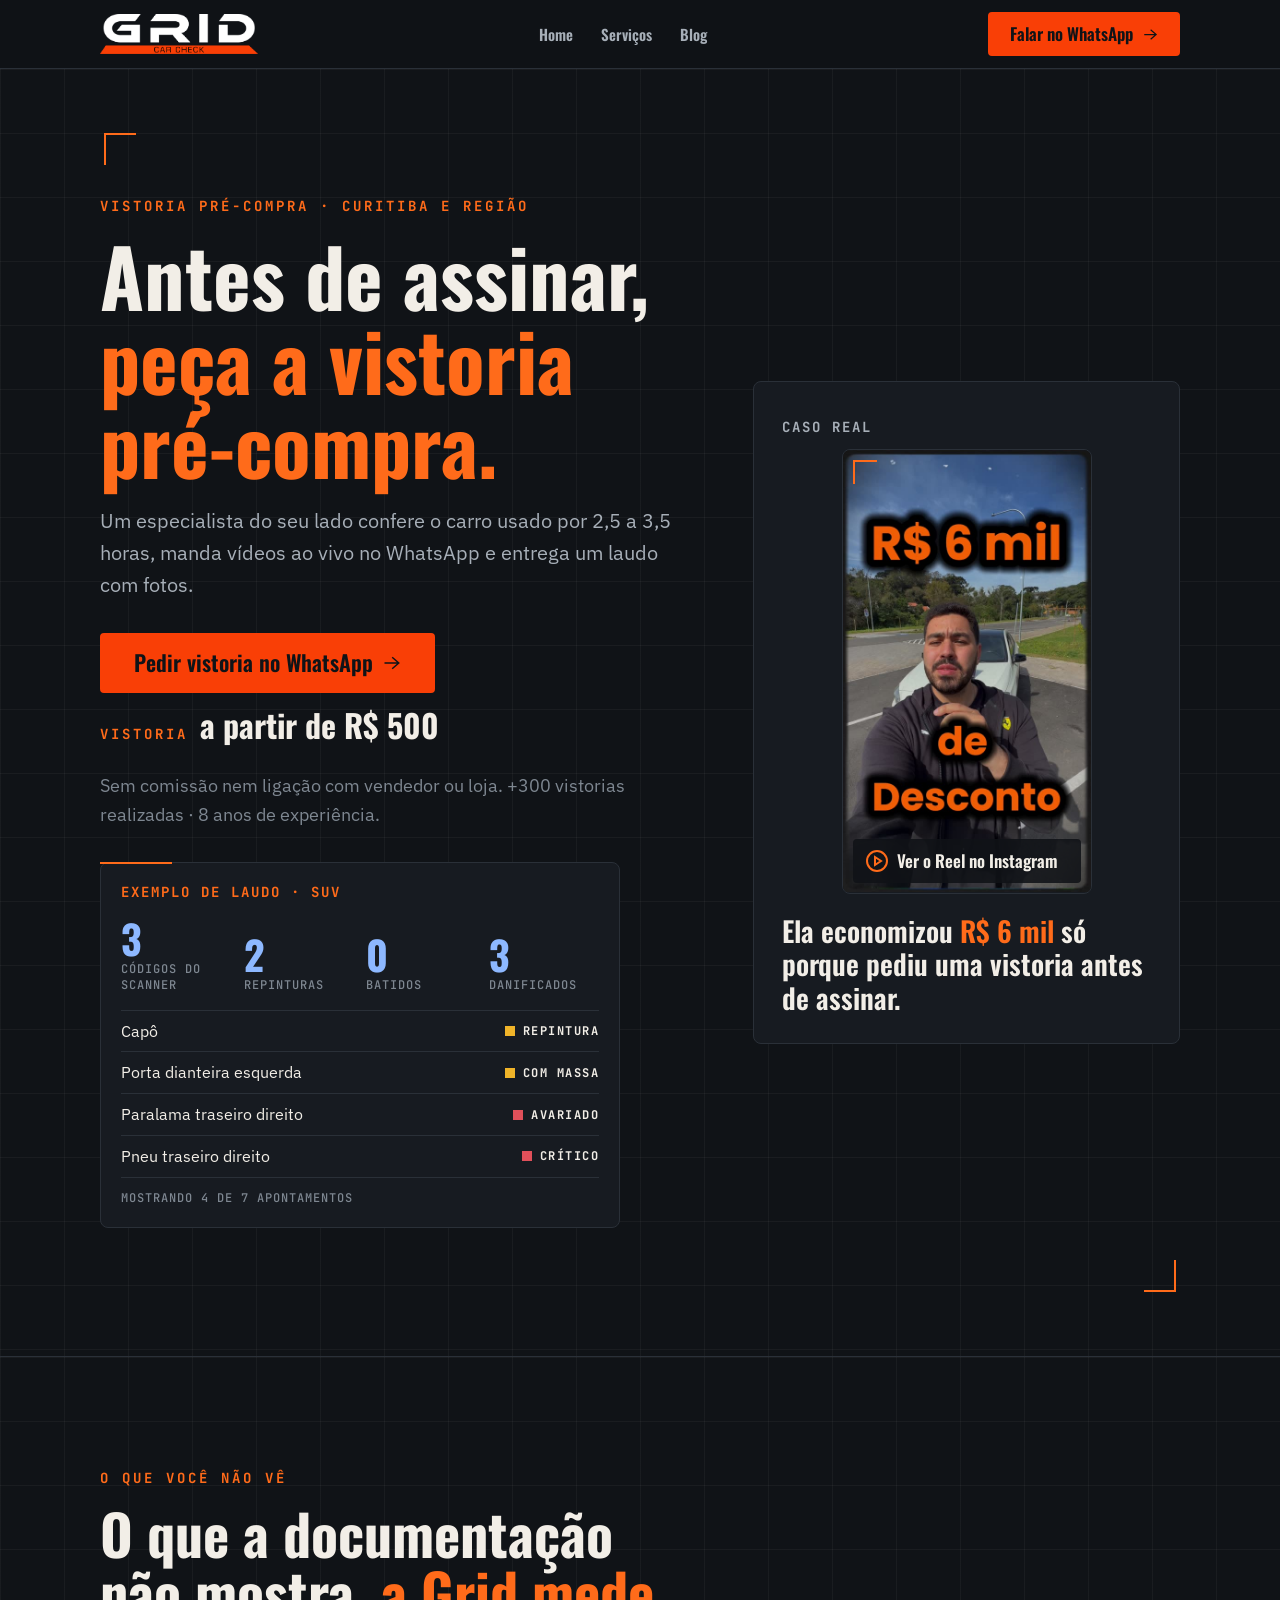
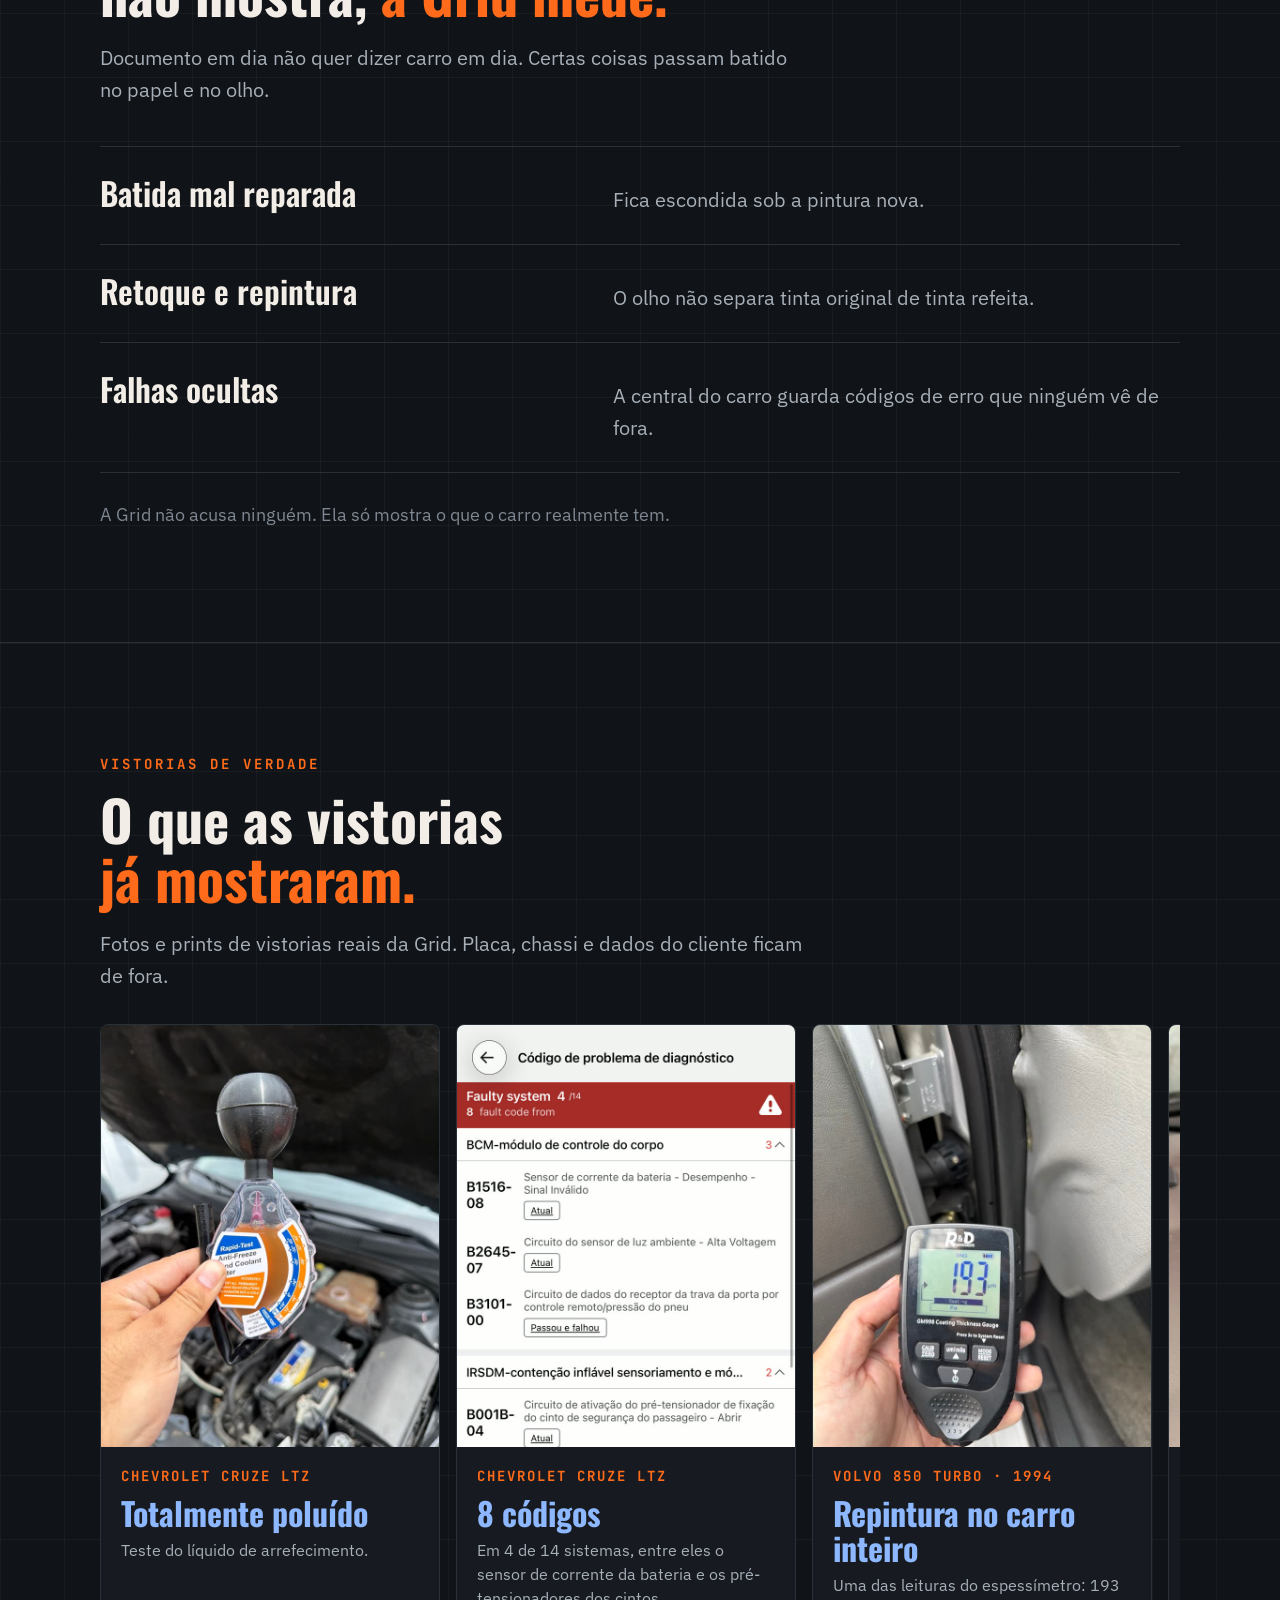
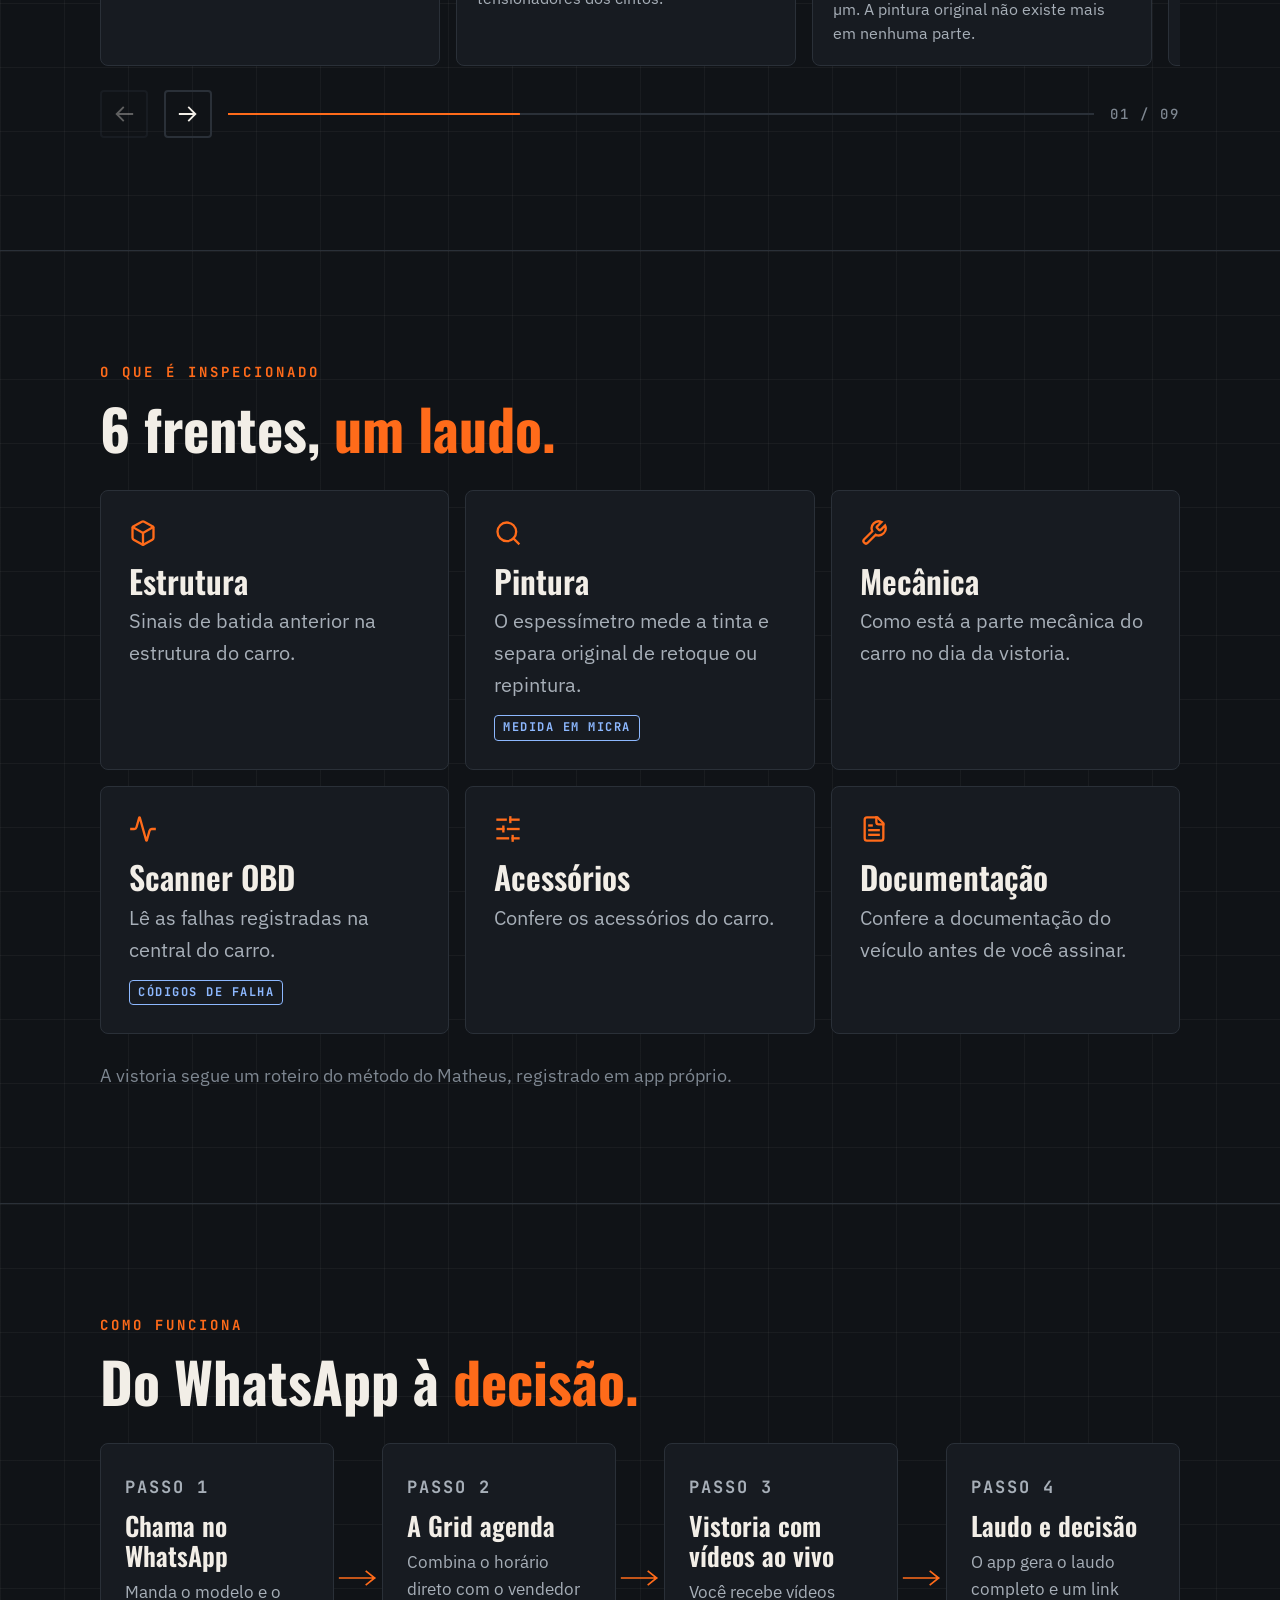
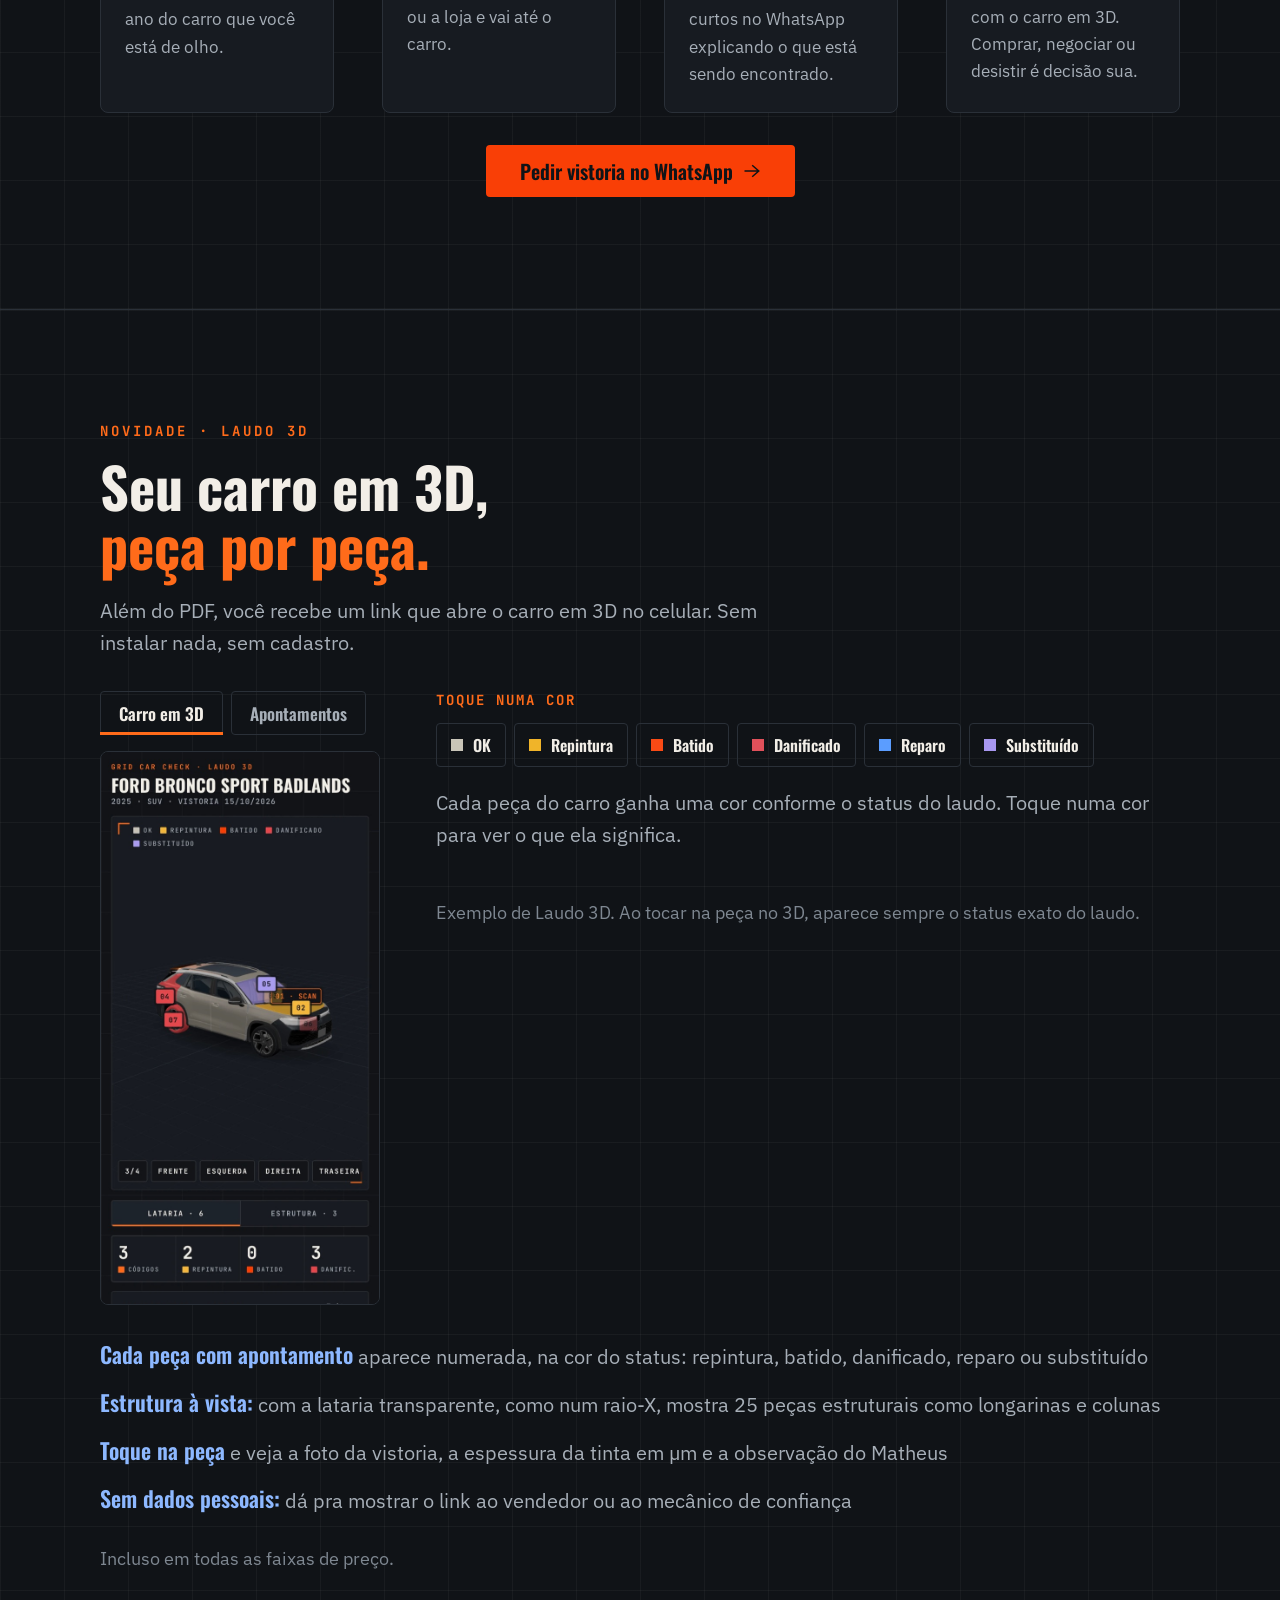
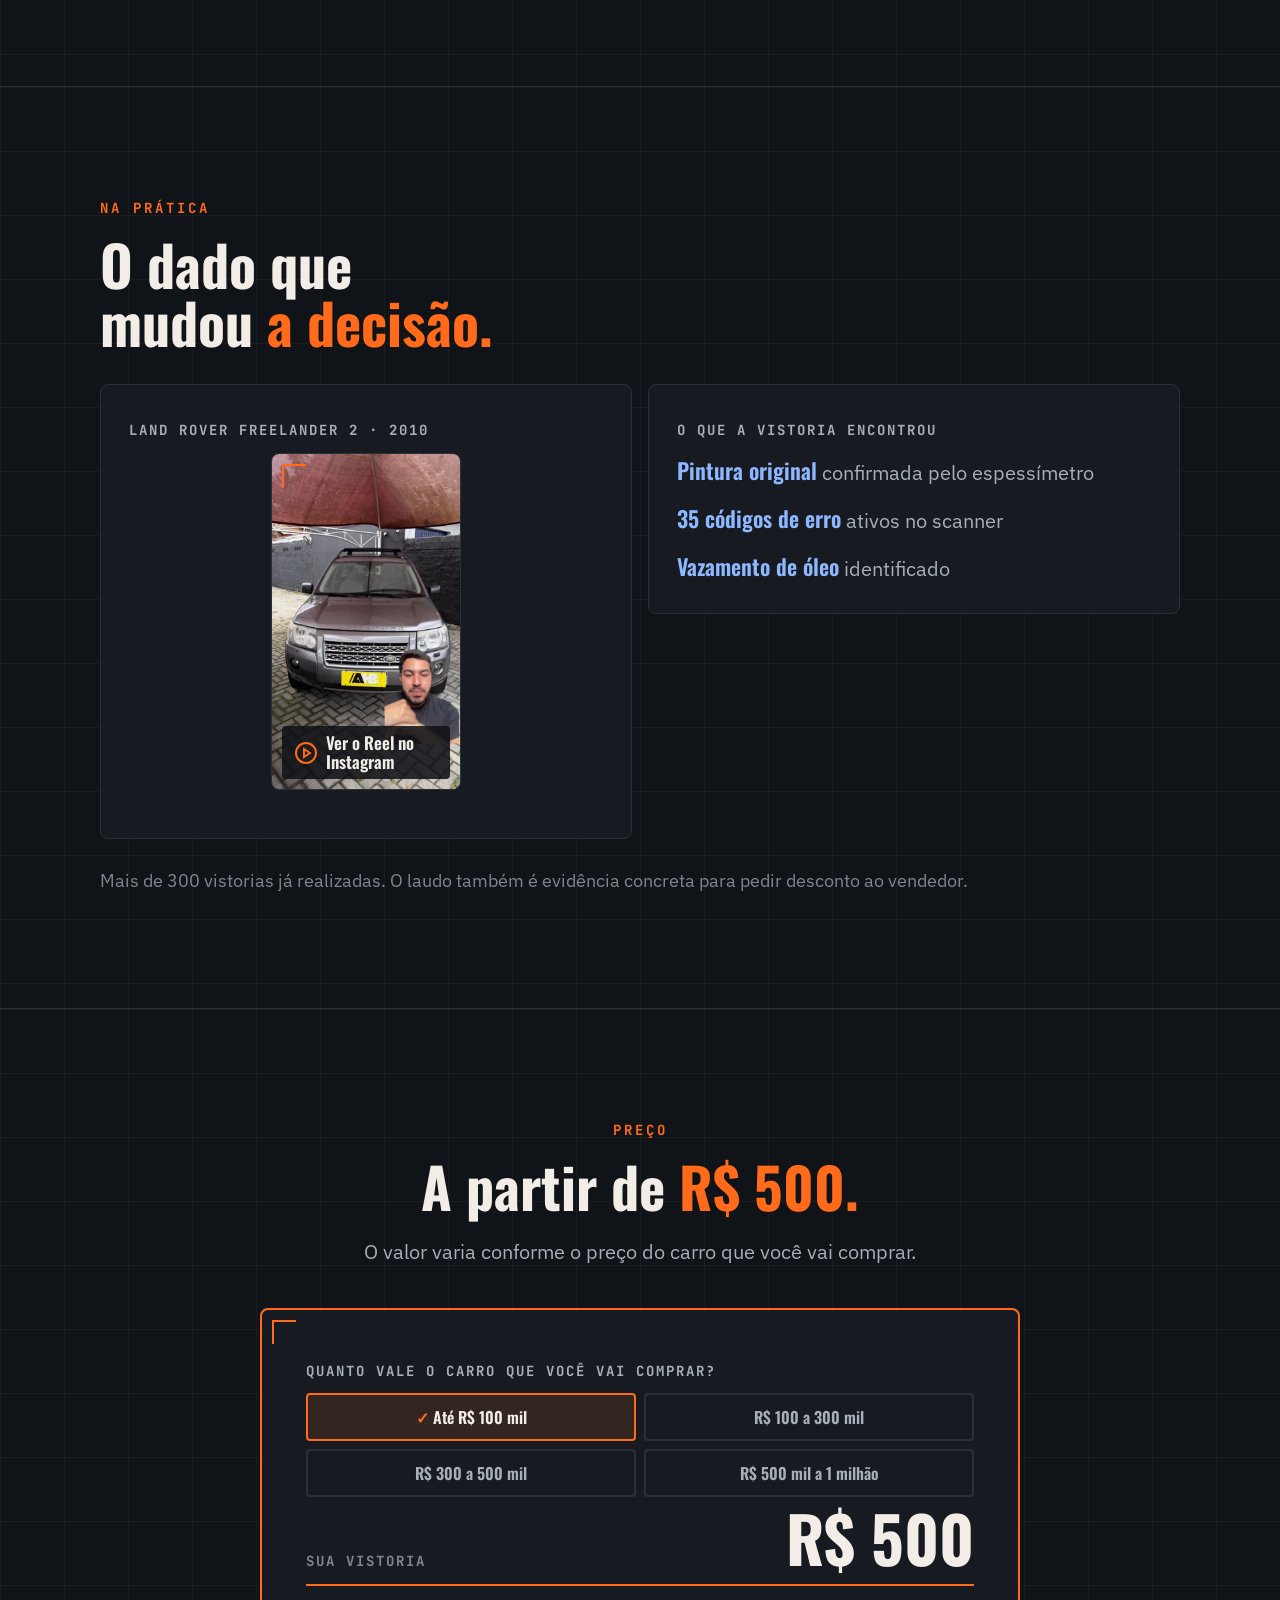
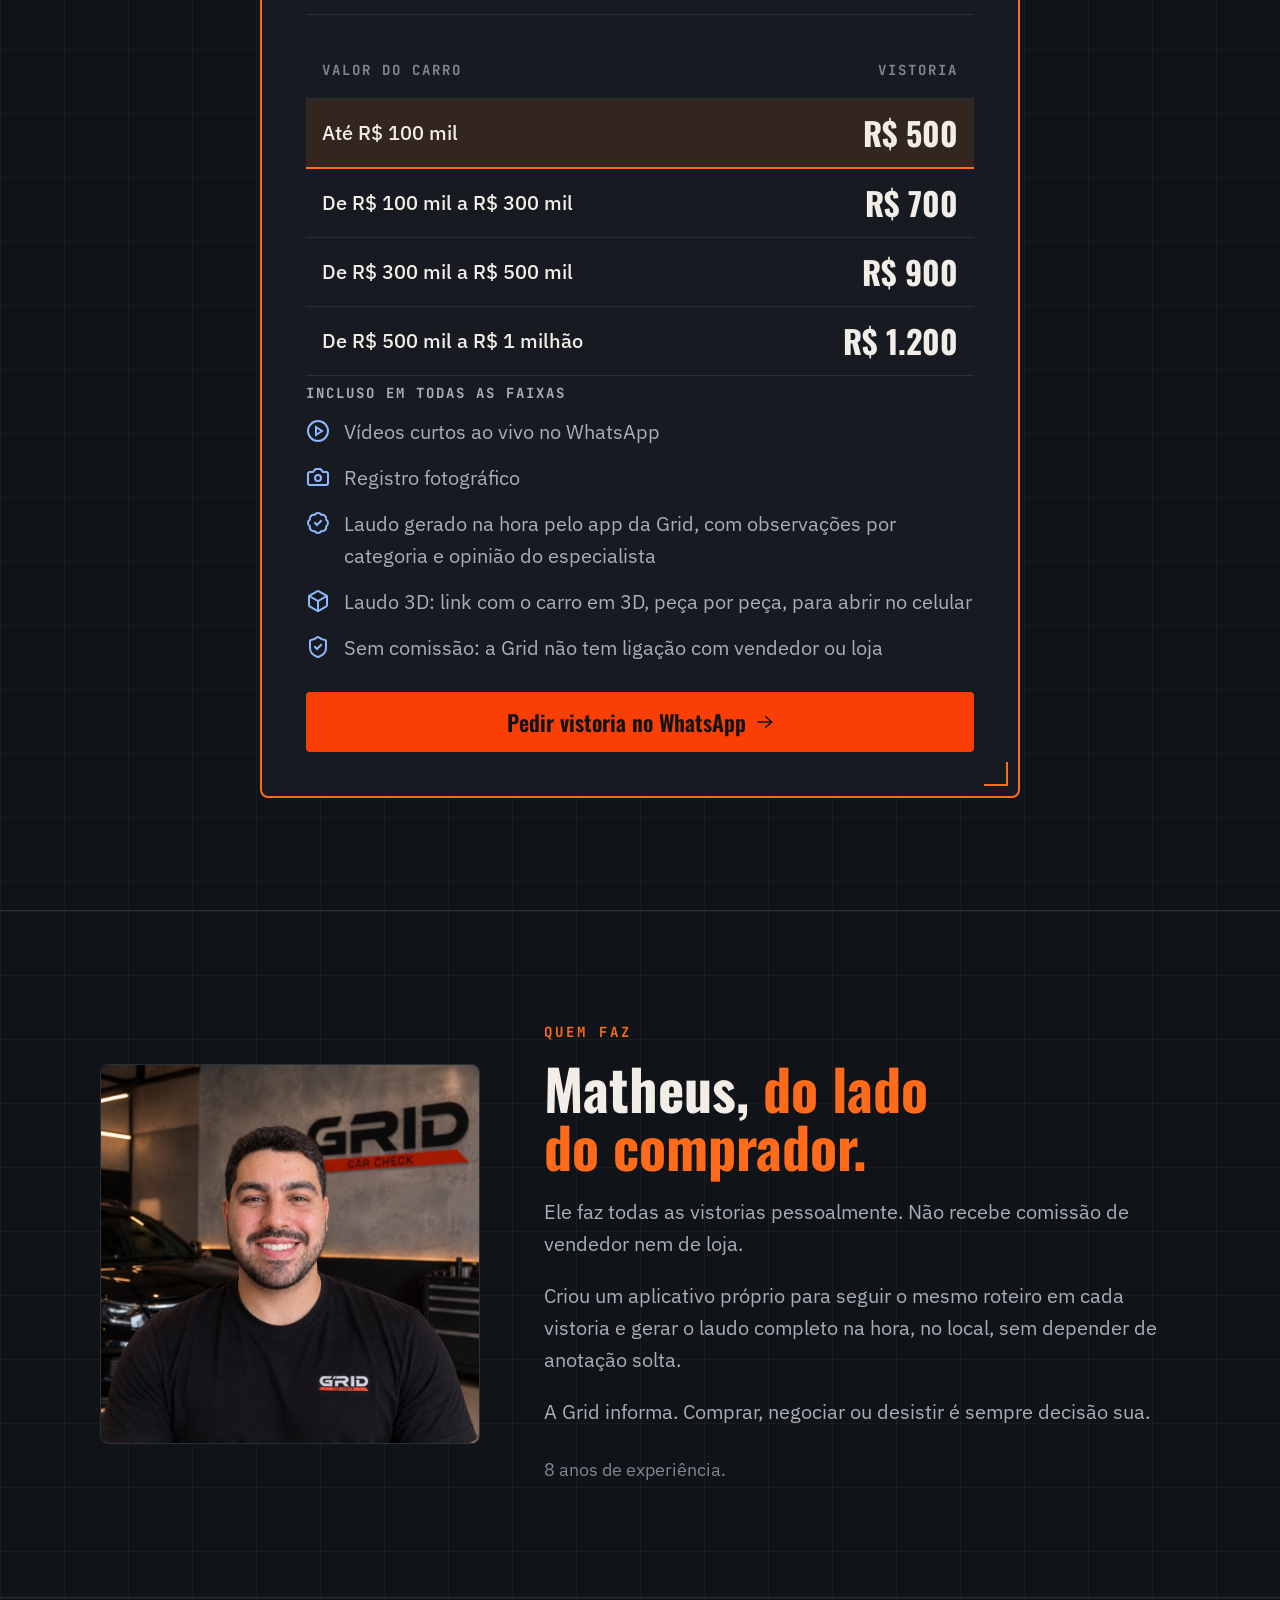
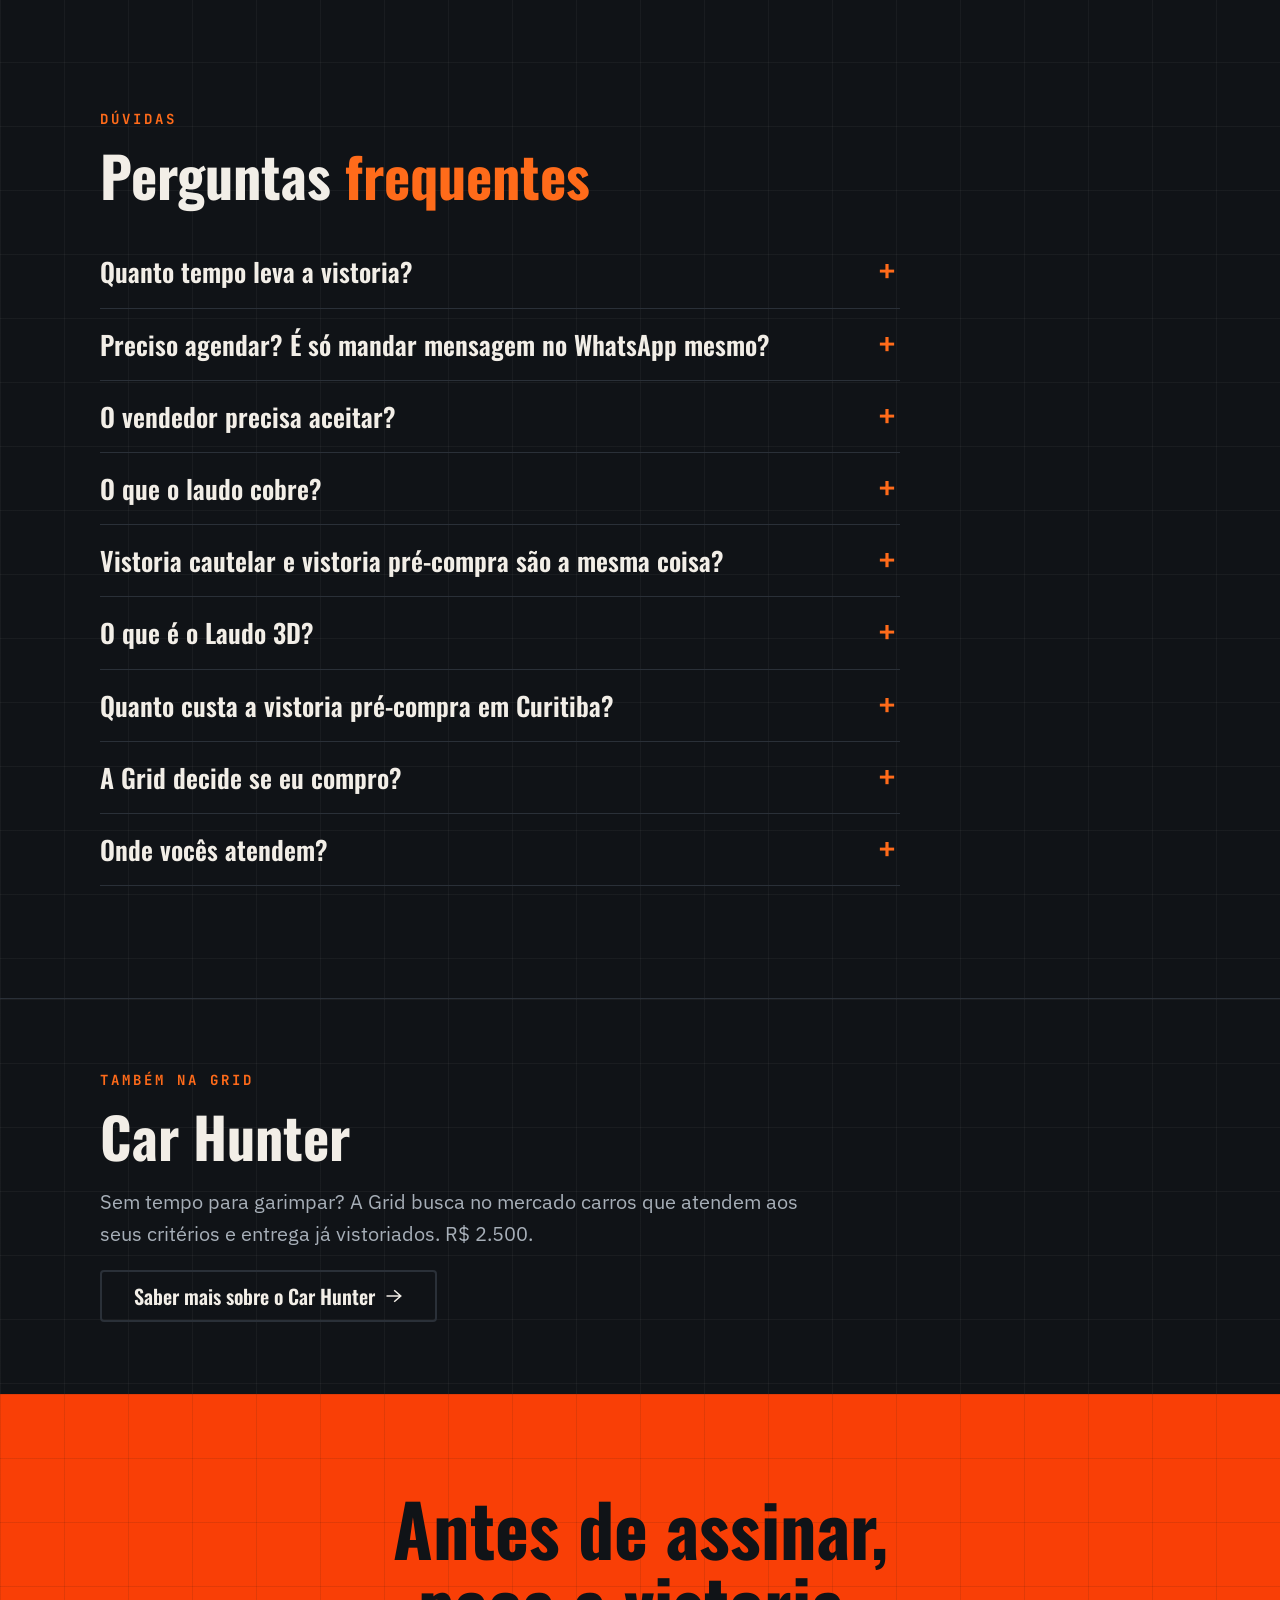
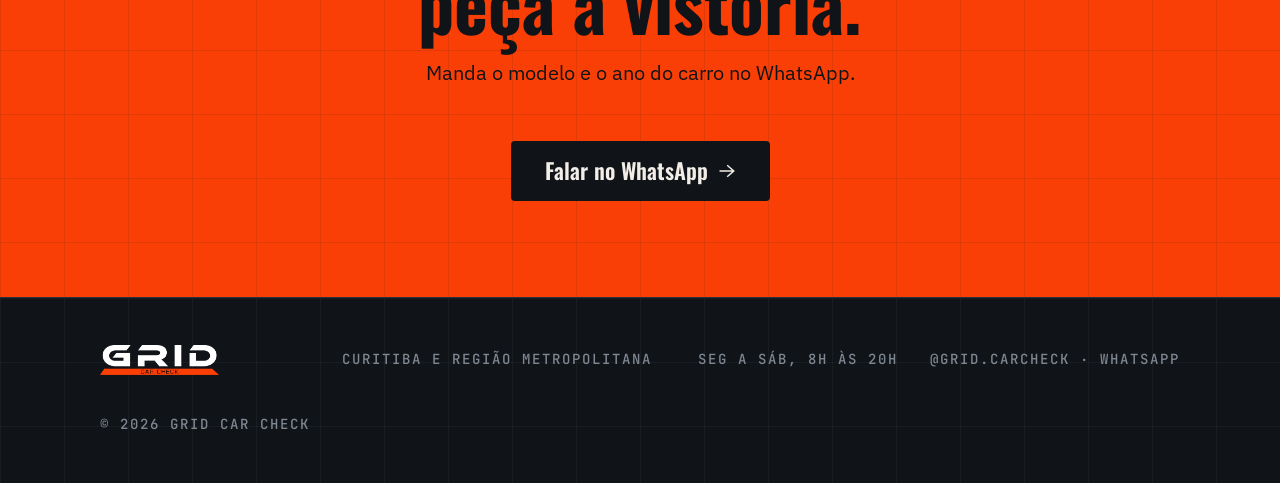
<file: instagram/index.html>
<!DOCTYPE html>
<html lang="pt-BR">

<head>
  <meta charset="UTF-8">
  <meta name="viewport" content="width=device-width, initial-scale=1.0">

  <!-- Google tag (gtag.js) -->
  <script async src="https://www.googletagmanager.com/gtag/js?id=G-SVH3X3QNZ6"></script>
  <script>
    window.dataLayer = window.dataLayer || [];
    function gtag(){dataLayer.push(arguments);}
    gtag('js', new Date());

    gtag('config', 'G-SVH3X3QNZ6');
  </script>

  <title>Vistoria Pré-Compra em Curitiba | Grid Car Check</title>
  <meta name="description"
    content="Vistoria pré-compra (cautelar) em Curitiba, a partir de R$ 500. Laudo gerado na hora, vídeos ao vivo no WhatsApp, sem comissão.">
  <!-- Página de destino para tráfego pago/Instagram: não compete com / pela indexação orgânica. -->
  <meta name="robots" content="noindex, follow">
  <meta name="theme-color" content="#101317">
  <link rel="canonical" href="https://gridcarcheck.com.br/instagram/">

  <meta property="og:type" content="website">
  <meta property="og:locale" content="pt_BR">
  <meta property="og:url" content="https://gridcarcheck.com.br/instagram/">
  <meta property="og:site_name" content="Grid Car Check">
  <meta property="og:title" content="Antes de assinar, peça a vistoria | Grid Car Check">
  <meta property="og:description"
    content="Vistoria técnica pré-compra de carro usado em Curitiba e região. A partir de R$ 500, com laudo gerado na hora pelo app da Grid.">
  <meta property="og:image" content="https://gridcarcheck.com.br/assets/images/og-image.png">
  <meta property="og:image:width" content="1200">
  <meta property="og:image:height" content="630">
  <meta property="og:image:alt" content="Grid Car Check — vistoria pré-compra em Curitiba, a partir de R$ 500">

  <meta name="twitter:card" content="summary_large_image">
  <meta name="twitter:title" content="Antes de assinar, peça a vistoria | Grid Car Check">
  <meta name="twitter:description"
    content="Vistoria técnica pré-compra de carro usado em Curitiba e região. A partir de R$ 500.">
  <meta name="twitter:image" content="https://gridcarcheck.com.br/assets/images/og-image.png">

  <link rel="icon" href="/assets/images/favicon.png">
  <link rel="apple-touch-icon" href="/assets/images/favicon-180.png">
  <link rel="preconnect" href="https://fonts.googleapis.com">
  <link rel="preconnect" href="https://fonts.gstatic.com" crossorigin>
  <link
    href="https://fonts.googleapis.com/css2?family=IBM+Plex+Sans:wght@400;500;600&family=JetBrains+Mono:wght@500;700&family=Oswald:wght@600;700&display=swap"
    rel="stylesheet">
  <link rel="stylesheet" href="/css/style.css">

  <!-- Dados estruturados: Service + FAQ visível na página. A entidade da empresa é referenciada por @id,
       definida uma única vez em / (home/index.html), para não haver versões conflitantes.
       TODO: quando houver avaliações reais do Google, adicionar AggregateRating aqui. Nunca com número inventado. -->
  <script type="application/ld+json">
  {
    "@context": "https://schema.org",
    "@graph": [
      {
        "@type": "Service",
        "serviceType": "Vistoria pré-compra de veículos",
        "name": "Vistoria pré-compra Grid Car Check",
        "description": "Vistoria técnica pré-compra de carros usados em Curitiba e região: estrutura, pintura, mecânica, scanner OBD, acessórios e documentação, com laudo gerado por aplicativo próprio.",
        "areaServed": [
          { "@type": "City", "name": "Curitiba" },
          { "@type": "AdministrativeArea", "name": "Região Metropolitana de Curitiba" }
        ],
        "provider": { "@id": "https://gridcarcheck.com.br/#empresa" },
        "offers": [
          { "@type": "Offer", "name": "Vistoria — carro até R$ 100 mil", "price": "500", "priceCurrency": "BRL" },
          { "@type": "Offer", "name": "Vistoria — carro de R$ 100 mil a R$ 300 mil", "price": "700", "priceCurrency": "BRL" },
          { "@type": "Offer", "name": "Vistoria — carro de R$ 300 mil a R$ 500 mil", "price": "900", "priceCurrency": "BRL" },
          { "@type": "Offer", "name": "Vistoria — carro de R$ 500 mil a R$ 1 milhão", "price": "1200", "priceCurrency": "BRL" }
        ]
      },
      {
        "@type": "FAQPage",
        "mainEntity": [
          {
            "@type": "Question", "name": "Quanto tempo leva a vistoria?",
            "acceptedAnswer": { "@type": "Answer", "text": "De 2,5 a 3,5 horas, conforme o carro." }
          },
          {
            "@type": "Question", "name": "Preciso agendar? É só mandar mensagem no WhatsApp mesmo?",
            "acceptedAnswer": { "@type": "Answer", "text": "Sim. Manda o modelo e o ano do carro no WhatsApp e a Grid combina o horário direto com o vendedor ou a loja — você não precisa fazer mais nada." }
          },
          {
            "@type": "Question", "name": "O vendedor precisa aceitar?",
            "acceptedAnswer": { "@type": "Answer", "text": "A Grid combina o horário direto com o vendedor ou a loja e vai até o carro." }
          },
          {
            "@type": "Question", "name": "O que o laudo cobre?",
            "acceptedAnswer": { "@type": "Answer", "text": "Registro fotográfico, observações por categoria (estrutura, pintura, mecânica, scanner OBD, acessórios e documentação) e a opinião do especialista." }
          },
          {
            "@type": "Question", "name": "O que é o Laudo 3D?",
            "acceptedAnswer": { "@type": "Answer", "text": "É um link que abre o carro em 3D no celular, com cada peça que teve apontamento numerada e colorida conforme o laudo. Ao tocar na peça, aparecem a foto, a medição e a observação da vistoria. Não mostra nome, CPF, telefone, placa nem chassi, e não exige instalar app nem fazer cadastro. O PDF continua sendo o documento completo." }
          },
          {
            "@type": "Question", "name": "Quanto custa a vistoria pré-compra em Curitiba?",
            "acceptedAnswer": { "@type": "Answer", "text": "A partir de R$ 500. O valor varia conforme o preço do carro: até R$ 100 mil, R$ 500; de R$ 100 mil a R$ 300 mil, R$ 700; de R$ 300 mil a R$ 500 mil, R$ 900; de R$ 500 mil a R$ 1 milhão, R$ 1.200." }
          },
          {
            "@type": "Question", "name": "Vistoria cautelar e vistoria pré-compra são a mesma coisa?",
            "acceptedAnswer": { "@type": "Answer", "text": "Não exatamente. 'Vistoria cautelar' é como o mercado costuma chamar uma checagem de documentação e histórico do carro — restrições, furto e roubo, recall, chassi. A vistoria pré-compra da Grid Car Check vai além: inclui também mecânica, scanner OBD e pintura com espessímetro, com o especialista presente e vídeos ao vivo." }
          },
          {
            "@type": "Question", "name": "A Grid decide se eu compro?",
            "acceptedAnswer": { "@type": "Answer", "text": "Não. A Grid mostra o que o carro tem. A decisão é sua." }
          },
          {
            "@type": "Question", "name": "Onde vocês atendem?",
            "acceptedAnswer": { "@type": "Answer", "text": "Curitiba e região metropolitana." }
          }
        ]
      }
    ]
  }
  </script>

  <!-- Meta Pixel Code -->
  <script>
    !function(f,b,e,v,n,t,s)
    {if(f.fbq)return;n=f.fbq=function(){n.callMethod?
    n.callMethod.apply(n,arguments):n.queue.push(arguments)};
    if(!f._fbq)f._fbq=n;n.push=n;n.loaded=!0;n.version='2.0';
    n.queue=[];t=b.createElement(e);t.async=!0;
    t.src=v;s=b.getElementsByTagName(e)[0];
    s.parentNode.insertBefore(t,s)}(window, document,'script',
    'https://connect.facebook.net/en_US/fbevents.js');
    fbq('init', '866001702810701');
    fbq('track', 'PageView');
  </script>
  <noscript><img height="1" width="1" style="display:none"
      src="https://www.facebook.com/tr?id=866001702810701&ev=PageView&noscript=1" /></noscript>
  <!-- End Meta Pixel Code -->
</head>

<body>
  <a class="skip" href="#conteudo">Ir para o conteúdo</a>

  <header class="header">
    <div class="container header__inner">
      <a href="/" aria-label="Grid Car Check"><img class="logo" src="/assets/images/grid-logo.png"
          alt="Grid Car Check" width="146" height="37"></a>
      <nav class="nav" id="nav-principal" aria-label="Navegação principal">
        <a href="/">Home</a>
        <a href="/servicos/">Serviços</a>
        <a href="/blog/">Blog</a>
      </nav>
      <div class="header__actions">
        <a href="#" class="btn btn--small" data-whatsapp
          data-mensagem="Oi! Vi a Grid no Instagram e quero saber sobre a vistoria pré-compra. O carro é um ">Falar no WhatsApp</a>
        <button class="nav-toggle" type="button" aria-expanded="false" aria-controls="nav-principal" aria-label="Abrir menu">
          <svg viewBox="0 0 24 24" aria-hidden="true"><path d="M3 6h18M3 12h18M3 18h18" /></svg>
        </button>
      </div>
    </div>
  </header>

  <main id="conteudo">

    <!-- 1. HERO (marcas de canto) -->
    <section class="blueprint hero" id="topo">
      <div class="container frame hero__grid">
        <div class="hero__main">
          <p class="eyebrow">Vistoria pré-compra · Curitiba e região</p>
          <h1>Antes de assinar, <span class="accent">peça a vistoria pré-compra.</span></h1>
          <p class="lead">Um especialista do seu lado confere o carro usado por 2,5 a 3,5 horas, manda vídeos ao vivo no
            WhatsApp e entrega um laudo com fotos.</p>
          <div class="hero__row">
            <a href="#" class="btn btn--big" data-whatsapp
              data-mensagem="Oi! Vi a Grid no Instagram e quero saber sobre a vistoria pré-compra. O carro é um ">Pedir vistoria no WhatsApp</a>
            <p class="from"><span class="eyebrow">Vistoria</span> <strong>a partir de R$&nbsp;500</strong></p>
          </div>
          <p class="faint">Sem comissão nem ligação com vendedor ou loja. +300 vistorias realizadas · 8 anos de experiência.</p>
          <div class="live" data-live>
            <p class="eyebrow eyebrow--sm">Exemplo de laudo · SUV</p>
            <dl class="live__stats">
              <div><dt>Códigos do scanner</dt><dd class="count-up" data-target="3">3</dd></div>
              <div><dt>Repinturas</dt><dd class="count-up" data-target="2">2</dd></div>
              <div><dt>Batidos</dt><dd class="count-up" data-target="0">0</dd></div>
              <div><dt>Danificados</dt><dd class="count-up" data-target="3">3</dd></div>
            </dl>
            <ul class="live__list">
              <li style="--i:0">Capô <span class="live__tag" style="--c:var(--st-repintura)">Repintura</span></li>
              <li style="--i:1">Porta dianteira esquerda <span class="live__tag" style="--c:var(--st-repintura)">Com massa</span></li>
              <li style="--i:2">Paralama traseiro direito <span class="live__tag" style="--c:var(--st-danificado)">Avariado</span></li>
              <li style="--i:3">Pneu traseiro direito <span class="live__tag" style="--c:var(--st-danificado)">Crítico</span></li>
            </ul>
            <p class="live__foot">Mostrando 4 de 7 apontamentos</p>
          </div>
        </div>
        <aside class="card hero__proof">
          <p class="eyebrow eyebrow--sm">Caso real</p>
          <a class="reel frame frame--card" href="https://www.instagram.com/p/DcM6Ga3tibB/" target="_blank" rel="noopener" data-reel
            aria-label="Ver o Reel do caso de R$ 6 mil de desconto no Instagram (abre em nova aba)">
            <video muted loop playsinline webkit-playsinline preload="none"
              poster="/assets/video/reel-cliente-capa.jpg" aria-hidden="true" tabindex="-1">
              <source src="/assets/video/reel-cliente.mp4" type="video/mp4">
            </video>
            <span class="reel__cta"><svg viewBox="0 0 24 24" aria-hidden="true">
                <circle cx="12" cy="12" r="10" />
                <polygon points="10 8 16 12 10 16 10 8" />
              </svg>Ver o Reel no Instagram</span>
          </a>
          <p class="quote">Ela economizou <span class="accent">R$&nbsp;6 mil</span> só porque pediu uma vistoria antes
            de assinar.</p>
        </aside>
      </div>
    </section>

    <!-- 2. A DOR -->
    <section class="blueprint section">
      <div class="container">
        <p class="eyebrow">O que você não vê</p>
        <h2>O que a documentação não mostra, <span class="accent">a Grid mede.</span></h2>
        <p class="lead">Documento em dia não quer dizer carro em dia. Certas coisas passam batido no papel e no olho.
        </p>
        <dl class="ledger">
          <div class="ledger__row">
            <dt>Batida mal reparada</dt>
            <dd>Fica escondida sob a pintura nova.</dd>
          </div>
          <div class="ledger__row">
            <dt>Retoque e repintura</dt>
            <dd>O olho não separa tinta original de tinta refeita.</dd>
          </div>
          <div class="ledger__row">
            <dt>Falhas ocultas</dt>
            <dd>A central do carro guarda códigos de erro que ninguém vê de fora.</dd>
          </div>
        </dl>
        <p class="faint">A Grid não acusa ninguém. Ela só mostra o que o carro realmente tem.</p>
      </div>
    </section>

    <!-- VISTORIAS DE VERDADE (carrossel) -->
    <section class="blueprint section" id="vistorias">
      <div class="container">
        <p class="eyebrow">Vistorias de verdade</p>
        <h2>O que as vistorias <span class="accent">já mostraram.</span></h2>
        <p class="lead">Fotos e prints de vistorias reais da Grid. Placa, chassi e dados do cliente ficam de fora.</p>
        <div class="car" data-carrossel>
          <div class="car__track" role="region" aria-label="Fotos e prints de vistorias reais" tabindex="0">
          <article class="car__slide">
            <img src="/assets/images/vistorias/cruze-liquido.jpg" width="720" height="900" loading="lazy" alt="Foto do teste do líquido de arrefecimento no reservatório do motor de um Chevrolet Cruze">
            <div class="car__cap">
              <p class="eyebrow eyebrow--sm">Chevrolet Cruze LTZ</p>
              <p class="car__dado">Totalmente poluído</p>
              <p class="car__txt">Teste do líquido de arrefecimento.</p>
            </div>
          </article>
          <article class="car__slide">
            <img src="/assets/images/vistorias/cruze-scanner.jpg" width="720" height="900" loading="lazy" alt="Print do scanner mostrando códigos de falha de um Chevrolet Cruze">
            <div class="car__cap">
              <p class="eyebrow eyebrow--sm">Chevrolet Cruze LTZ</p>
              <p class="car__dado">8 códigos</p>
              <p class="car__txt">Em 4 de 14 sistemas, entre eles o sensor de corrente da bateria e os pré-tensionadores dos cintos.</p>
            </div>
          </article>
          <article class="car__slide">
            <img src="/assets/images/vistorias/volvo-espessimetro.jpg" width="720" height="900" loading="lazy" alt="Espessímetro marcando 193 micrômetros perto da porta de um Volvo 850">
            <div class="car__cap">
              <p class="eyebrow eyebrow--sm">Volvo 850 Turbo · 1994</p>
              <p class="car__dado">Repintura no carro inteiro</p>
              <p class="car__txt">Uma das leituras do espessímetro: 193 µm. A pintura original não existe mais em nenhuma parte.</p>
            </div>
          </article>
          <article class="car__slide">
            <img src="/assets/images/vistorias/freelander-pintura.jpg" width="720" height="900" loading="lazy" alt="Espessímetro marcando 120 micrômetros no capô de uma Land Rover Freelander 2">
            <div class="car__cap">
              <p class="eyebrow eyebrow--sm">Land Rover Freelander 2 · 2010</p>
              <p class="car__dado">120 µm</p>
              <p class="car__txt">Pintura original confirmada pelo espessímetro.</p>
            </div>
          </article>
          <article class="car__slide">
            <img src="/assets/images/vistorias/freelander-estrutura.jpg" width="720" height="900" loading="lazy" alt="Foto da parte de baixo da estrutura de uma Land Rover Freelander 2">
            <div class="car__cap">
              <p class="eyebrow eyebrow--sm">Land Rover Freelander 2 · 2010</p>
              <p class="car__dado">Sem colisão estrutural</p>
              <p class="car__txt">Estrutura sem sinais de colisão estrutural e sem repinturas.</p>
            </div>
          </article>
          <article class="car__slide">
            <img src="/assets/images/vistorias/tcross-scanner.jpg" width="720" height="900" loading="lazy" alt="Print do scanner de um VW T-Cross com quatro códigos de falha: botão Start/Stop, chave remota, microfone e avarias internas">
            <div class="car__cap">
              <p class="eyebrow eyebrow--sm">VW T-Cross</p>
              <p class="car__dado">Cerca de 10 códigos</p>
              <p class="car__txt">No scanner, como estes 4: botão Start/Stop, chave remota, microfone e avarias internas.</p>
            </div>
          </article>
          <article class="car__slide">
            <img src="/assets/images/vistorias/equinox-scanner.jpg" width="720" height="900" loading="lazy" alt="Relatório do scanner de um Chevrolet Equinox com 5 apontamentos no sistema de carroceria">
            <div class="car__cap">
              <p class="eyebrow eyebrow--sm">Chevrolet Equinox</p>
              <p class="car__dado">5 apontamentos</p>
              <p class="car__txt">No sistema de carroceria: sinal do freio, bateria do controle remoto, alimentação de módulo e comunicação com o rádio.</p>
            </div>
          </article>
          <article class="car__slide">
            <img src="/assets/images/vistorias/bronco-painel.jpg" width="720" height="900" loading="lazy" alt="Painel de um Ford Bronco Sport Badlands 2025 marcando 1.567 quilômetros">
            <div class="car__cap">
              <p class="eyebrow eyebrow--sm">Ford Bronco Sport Badlands · 2025</p>
              <p class="car__dado">50 itens aprovados</p>
              <p class="car__txt">Zero apontamentos em um carro com 1.567 km. Nem toda vistoria acha problema.</p>
            </div>
          </article>
          <article class="car__slide">
            <img src="/assets/images/vistorias/bronco-pintura.jpg" width="720" height="900" loading="lazy" alt="Espessímetro marcando 100 micrômetros na porta de um Ford Bronco Sport">
            <div class="car__cap">
              <p class="eyebrow eyebrow--sm">Ford Bronco Sport Badlands · 2025</p>
              <p class="car__dado">100 µm</p>
              <p class="car__txt">Uma das leituras da pintura, que teve 15 itens aprovados.</p>
            </div>
          </article>
          </div>
          <div class="car__ctl">
            <button type="button" class="car__btn" data-car-prev aria-label="Anterior"><svg viewBox="0 0 24 24" aria-hidden="true"><path d="M21 12H5M11 5l-7 7 7 7"/></svg></button>
            <button type="button" class="car__btn" data-car-next aria-label="Próximo"><svg viewBox="0 0 24 24" aria-hidden="true"><path d="M3 12h16M13 5l7 7-7 7"/></svg></button>
            <div class="car__bar" aria-hidden="true"><span></span></div>
            <p class="car__count" aria-hidden="true">01 / 09</p>
          </div>
        </div>
      </div>
    </section>

    <!-- 3. O QUE INSPECIONA -->
    <section class="blueprint section" id="inspecao">
      <div class="container">
        <p class="eyebrow">O que é inspecionado</p>
        <h2>6 frentes, <span class="accent">um laudo.</span></h2>
        <div class="grid3 grid3--fronts">
          <article class="card">
            <svg class="icon" viewBox="0 0 24 24" aria-hidden="true">
              <path
                d="M21 8a2 2 0 0 0-1-1.73l-7-4a2 2 0 0 0-2 0l-7 4A2 2 0 0 0 3 8v8a2 2 0 0 0 1 1.73l7 4a2 2 0 0 0 2 0l7-4A2 2 0 0 0 21 16Z" />
              <path d="m3.3 7 8.7 5 8.7-5" />
              <path d="M12 22V12" />
            </svg>
            <h3>Estrutura</h3>
            <p>Sinais de batida anterior na estrutura do carro.</p>
          </article>
          <article class="card">
            <svg class="icon" viewBox="0 0 24 24" aria-hidden="true">
              <circle cx="11" cy="11" r="8" />
              <path d="m21 21-4.3-4.3" />
            </svg>
            <h3>Pintura</h3>
            <p>O espessímetro mede a tinta e separa original de retoque ou repintura.</p>
            <span class="tag-med">Medida em micra</span>
          </article>
          <article class="card">
            <svg class="icon" viewBox="0 0 24 24" aria-hidden="true">
              <path
                d="M14.7 6.3a1 1 0 0 0 0 1.4l1.6 1.6a1 1 0 0 0 1.4 0l3.77-3.77a6 6 0 0 1-7.94 7.94l-6.91 6.91a2.12 2.12 0 0 1-3-3l6.91-6.91a6 6 0 0 1 7.94-7.94l-3.76 3.76z" />
            </svg>
            <h3>Mecânica</h3>
            <p>Como está a parte mecânica do carro no dia da vistoria.</p>
          </article>
          <article class="card">
            <svg class="icon" viewBox="0 0 24 24" aria-hidden="true">
              <path
                d="M22 12h-2.48a2 2 0 0 0-1.93 1.46l-2.35 8.36a.25.25 0 0 1-.48 0L9.24 2.18a.25.25 0 0 0-.48 0l-2.35 8.36A2 2 0 0 1 4.49 12H2" />
            </svg>
            <h3>Scanner OBD</h3>
            <p>Lê as falhas registradas na central do carro.</p>
            <span class="tag-med">Códigos de falha</span>
          </article>
          <article class="card">
            <svg class="icon" viewBox="0 0 24 24" aria-hidden="true">
              <path d="M21 4h-7" />
              <path d="M10 4H3" />
              <path d="M21 12h-9" />
              <path d="M8 12H3" />
              <path d="M21 20h-5" />
              <path d="M12 20H3" />
              <path d="M14 2v4" />
              <path d="M8 10v4" />
              <path d="M16 18v4" />
            </svg>
            <h3>Acessórios</h3>
            <p>Confere os acessórios do carro.</p>
          </article>
          <article class="card">
            <svg class="icon" viewBox="0 0 24 24" aria-hidden="true">
              <path d="M15 2H6a2 2 0 0 0-2 2v16a2 2 0 0 0 2 2h12a2 2 0 0 0 2-2V7Z" />
              <path d="M14 2v4a2 2 0 0 0 2 2h4" />
              <path d="M10 9H8" />
              <path d="M16 13H8" />
              <path d="M16 17H8" />
            </svg>
            <h3>Documentação</h3>
            <p>Confere a documentação do veículo antes de você assinar.</p>
          </article>
        </div>
        <p class="faint">A vistoria segue um roteiro do método do Matheus, registrado em app próprio.</p>
      </div>
    </section>

    <!-- 4. COMO FUNCIONA -->
    <section class="blueprint section">
      <div class="container">
        <p class="eyebrow">Como funciona</p>
        <h2>Do WhatsApp à <span class="accent">decisão.</span></h2>
        <ol class="steps">
          <li class="card">
            <p class="eyebrow eyebrow--sm">Passo 1</p>
            <h3>Chama no WhatsApp</h3>
            <p>Manda o modelo e o ano do carro que você está de olho.</p>
          </li>
          <li class="arrow" aria-hidden="true"><svg viewBox="0 0 48 24">
              <path d="M2 12h42M34 4l10 8-10 8" />
            </svg></li>
          <li class="card">
            <p class="eyebrow eyebrow--sm">Passo 2</p>
            <h3>A Grid agenda</h3>
            <p>Combina o horário direto com o vendedor ou a loja e vai até o carro.</p>
          </li>
          <li class="arrow" aria-hidden="true"><svg viewBox="0 0 48 24">
              <path d="M2 12h42M34 4l10 8-10 8" />
            </svg></li>
          <li class="card">
            <p class="eyebrow eyebrow--sm">Passo 3</p>
            <h3>Vistoria com vídeos ao vivo</h3>
            <p>Você recebe vídeos curtos no WhatsApp explicando o que está sendo encontrado.</p>
          </li>
          <li class="arrow" aria-hidden="true"><svg viewBox="0 0 48 24">
              <path d="M2 12h42M34 4l10 8-10 8" />
            </svg></li>
          <li class="card">
            <p class="eyebrow eyebrow--sm">Passo 4</p>
            <h3>Laudo e decisão</h3>
            <p>O app gera o laudo completo e um link com o carro em 3D. Comprar, negociar ou desistir é decisão sua.</p>
          </li>
        </ol>
        <p class="center"><a href="#" class="btn" data-whatsapp
          data-mensagem="Oi! Vi a Grid no Instagram e quero saber sobre a vistoria pré-compra. O carro é um ">Pedir vistoria no WhatsApp</a></p>
      </div>
    </section>

    <!-- 4b. LAUDO 3D -->
    <section class="blueprint section" id="laudo-3d">
      <div class="container">
        <p class="eyebrow">Novidade · Laudo 3D</p>
        <h2>Seu carro em 3D, <span class="accent">peça por peça.</span></h2>
        <p class="lead">Além do PDF, você recebe um link que abre o carro em 3D no celular. Sem instalar nada, sem cadastro.</p>
        <div class="ld" data-laudo-demo>
          <div class="ld__col">
            <div class="ld__tabs" role="tablist" aria-label="Telas do Laudo 3D">
              <button type="button" class="ld__tab" role="tab" id="ld-t1" aria-selected="true" aria-controls="ld-p1">Carro em 3D</button>
              <button type="button" class="ld__tab" role="tab" id="ld-t2" aria-selected="false" aria-controls="ld-p2" tabindex="-1">Apontamentos</button>
            </div>
            <div class="ld__phone">
              <img id="ld-p1" role="tabpanel" aria-labelledby="ld-t1" src="/assets/images/laudo-3d-lataria.jpg" width="640" height="1271" loading="lazy" alt="Laudo 3D no celular: SUV em 3D com peças numeradas e coloridas por status, botões de vista e abas Lataria e Estrutura">
              <img id="ld-p2" role="tabpanel" aria-labelledby="ld-t2" src="/assets/images/laudo-3d-apontamentos.jpg" width="640" height="1271" loading="lazy" hidden alt="Laudo 3D no celular: lista de apontamentos da lataria com scanner, repinturas, peça avariada, para-brisa trocado e pneus">
            </div>
          </div>
          <div class="ld__side">
            <p class="eyebrow eyebrow--sm">Toque numa cor</p>
            <div class="ld__legend">
              <button type="button" class="sw" style="--c:var(--st-ok)" aria-pressed="false" data-nome="OK" data-def="pintura original, pequenos riscos ou estrutura sem apontamento.">OK</button>
              <button type="button" class="sw" style="--c:var(--st-repintura)" aria-pressed="false" data-nome="Repintura" data-def="repintura ou repintura com massa.">Repintura</button>
              <button type="button" class="sw" style="--c:var(--st-batido)" aria-pressed="false" data-nome="Batido" data-def="estrutura batida.">Batido</button>
              <button type="button" class="sw" style="--c:var(--st-danificado)" aria-pressed="false" data-nome="Danificado" data-def="peça avariada, estrutura danificada ou com corrosão, pneu em atenção ou crítico.">Danificado</button>
              <button type="button" class="sw" style="--c:var(--st-reparo)" aria-pressed="false" data-nome="Reparo" data-def="estrutura reparada.">Reparo</button>
              <button type="button" class="sw" style="--c:var(--st-substituido)" aria-pressed="false" data-nome="Substituído" data-def="peça substituída, como um vidro trocado.">Substituído</button>
            </div>
            <p class="ld__def" aria-live="polite">Cada peça do carro ganha uma cor conforme o status do laudo. Toque numa cor para ver o que ela significa.</p>
            <p class="faint ld__cap">Exemplo de Laudo 3D. Ao tocar na peça no 3D, aparece sempre o status exato do laudo.</p>
          </div>
        </div>
        <ul class="facts" style="margin-top:32px">
          <li><strong>Cada peça com apontamento</strong> aparece numerada, na cor do status: repintura, batido, danificado, reparo ou substituído</li>
          <li><strong>Estrutura à vista:</strong> com a lataria transparente, como num raio-X, mostra 25 peças estruturais como longarinas e colunas</li>
          <li><strong>Toque na peça</strong> e veja a foto da vistoria, a espessura da tinta em µm e a observação do Matheus</li>
          <li><strong>Sem dados pessoais:</strong> dá pra mostrar o link ao vendedor ou ao mecânico de confiança</li>
        </ul>
        <p class="faint">Incluso em todas as faixas de preço.</p>
      </div>
    </section>

    <!-- 5. PROVA -->
    <section class="blueprint section">
      <div class="container">
        <p class="eyebrow">Na prática</p>
        <h2>O dado que mudou <span class="accent">a decisão.</span></h2>
        <div class="proof">
          <article class="card">
            <p class="eyebrow eyebrow--sm">Land Rover Freelander 2 · 2010</p>
            <a class="reel reel--compact frame frame--card" href="https://www.instagram.com/p/DcRAlcpBnZU/" target="_blank" rel="noopener"
              data-reel aria-label="Ver o Reel da vistoria do Freelander no Instagram (abre em nova aba)">
              <video muted loop playsinline webkit-playsinline preload="none"
                poster="/assets/video/reel-freelander-capa.jpg" aria-hidden="true" tabindex="-1">
                <source src="/assets/video/reel-freelander.mp4" type="video/mp4">
              </video>
              <span class="reel__cta"><svg viewBox="0 0 24 24" aria-hidden="true">
                  <circle cx="12" cy="12" r="10" />
                  <polygon points="10 8 16 12 10 16 10 8" />
                </svg>Ver o Reel no Instagram</span>
            </a>
          </article>
          <article class="card">
            <p class="eyebrow eyebrow--sm">O que a vistoria encontrou</p>
            <ul class="facts">
              <li><strong>Pintura original</strong> confirmada pelo espessímetro</li>
              <li><strong>35 códigos de erro</strong> ativos no scanner</li>
              <li><strong>Vazamento de óleo</strong> identificado</li>
            </ul>
          </article>
        </div>
        <p class="faint">Mais de <span class="count-up" data-target="300">0</span> vistorias já realizadas. O laudo
          também é evidência concreta para pedir desconto ao vendedor.</p>
      </div>
    </section>

    <!-- 6. PREÇO -->
    <section class="blueprint section section--center" id="preco">
      <div class="container">
        <p class="eyebrow">Preço</p>
        <h2>A partir de <span class="accent">R$&nbsp;500.</span></h2>
        <p class="lead">O valor varia conforme o preço do carro que você vai comprar.</p>
        <div class="card card--hot frame frame--card price">
          <div class="calc" data-calc hidden>
            <p class="eyebrow eyebrow--sm" id="calc-label">Quanto vale o carro que você vai comprar?</p>
            <div class="chips" role="group" aria-labelledby="calc-label">
              <button type="button" class="chip" aria-pressed="true" data-valor="500">Até R$&nbsp;100&nbsp;mil</button>
              <button type="button" class="chip" aria-pressed="false" data-valor="700">R$&nbsp;100 a 300&nbsp;mil</button>
              <button type="button" class="chip" aria-pressed="false" data-valor="900">R$&nbsp;300 a 500&nbsp;mil</button>
              <button type="button" class="chip" aria-pressed="false" data-valor="1200">R$&nbsp;500&nbsp;mil a 1&nbsp;milhão</button>
            </div>
            <p class="calc__out" aria-live="polite"><span class="calc__label">Sua vistoria</span> <strong class="calc__val" data-valor="500">R$&nbsp;500</strong></p>
            <span class="calc__bar" aria-hidden="true"></span>
          </div>
          <table>
            <caption class="sr">Preço da vistoria por faixa de valor do carro</caption>
            <thead>
              <tr>
                <th scope="col">Valor do carro</th>
                <th scope="col">Vistoria</th>
              </tr>
            </thead>
            <tbody>
              <tr class="hot">
                <th scope="row">Até R$&nbsp;100&nbsp;mil</th>
                <td>R$&nbsp;500</td>
              </tr>
              <tr>
                <th scope="row">De R$&nbsp;100&nbsp;mil a R$&nbsp;300&nbsp;mil</th>
                <td>R$&nbsp;700</td>
              </tr>
              <tr>
                <th scope="row">De R$&nbsp;300&nbsp;mil a R$&nbsp;500&nbsp;mil</th>
                <td>R$&nbsp;900</td>
              </tr>
              <tr>
                <th scope="row">De R$&nbsp;500&nbsp;mil a R$&nbsp;1&nbsp;milhão</th>
                <td>R$&nbsp;1.200</td>
              </tr>
            </tbody>
          </table>
          <p class="eyebrow eyebrow--sm incl-title">Incluso em todas as faixas</p>
          <ul class="incl">
            <li><svg viewBox="0 0 24 24" aria-hidden="true">
                <circle cx="12" cy="12" r="10" />
                <polygon points="10 8 16 12 10 16 10 8" />
              </svg>Vídeos curtos ao vivo no WhatsApp</li>
            <li><svg viewBox="0 0 24 24" aria-hidden="true">
                <path d="M14.5 4h-5L7 7H4a2 2 0 0 0-2 2v9a2 2 0 0 0 2 2h16a2 2 0 0 0 2-2V9a2 2 0 0 0-2-2h-3l-2.5-3z" />
                <circle cx="12" cy="13" r="3" />
              </svg>Registro fotográfico</li>
            <li><svg viewBox="0 0 24 24" aria-hidden="true">
                <path
                  d="M3.85 8.62a4 4 0 0 1 4.78-4.77 4 4 0 0 1 6.74 0 4 4 0 0 1 4.78 4.78 4 4 0 0 1 0 6.74 4 4 0 0 1-4.77 4.78 4 4 0 0 1-6.75 0 4 4 0 0 1-4.78-4.77 4 4 0 0 1 0-6.76Z" />
                <path d="m9 12 2 2 4-4" />
              </svg>Laudo gerado na hora pelo app da Grid, com observações por categoria e opinião do especialista</li>
            <li><svg viewBox="0 0 24 24" aria-hidden="true">
                <path d="M21 8a2 2 0 0 0-1-1.73l-7-4a2 2 0 0 0-2 0l-7 4A2 2 0 0 0 3 8v8a2 2 0 0 0 1 1.73l7 4a2 2 0 0 0 2 0l7-4A2 2 0 0 0 21 16Z" />
                <path d="m3.3 7 8.7 5 8.7-5" />
                <path d="M12 22V12" />
              </svg>Laudo 3D: link com o carro em 3D, peça por peça, para abrir no celular</li>
            <li><svg viewBox="0 0 24 24" aria-hidden="true">
                <path
                  d="M20 13c0 5-3.5 7.5-7.66 8.95a1 1 0 0 1-.67-.01C7.5 20.5 4 18 4 13V6a1 1 0 0 1 1-1c2 0 4.5-1.2 6.24-2.72a1.17 1.17 0 0 1 1.52 0C14.51 3.81 17 5 19 5a1 1 0 0 1 1 1z" />
                <path d="m9 12 2 2 4-4" />
              </svg>Sem comissão: a Grid não tem ligação com vendedor ou loja</li>
          </ul>
          <a href="#" class="btn btn--big btn--block" data-whatsapp
            data-mensagem="Oi! Vi a Grid no Instagram e quero saber sobre a vistoria pré-compra. O carro é um ">Pedir vistoria no WhatsApp</a>
        </div>
      </div>
    </section>

    <!-- 7. QUEM FAZ -->
    <section class="blueprint section">
      <div class="container about">
        <img class="about__photo" src="/assets/images/matheus.jpg"
          alt="Matheus, especialista da Grid Car Check, sorrindo ao lado de um carro vistoriado em Curitiba" width="900"
          height="900" loading="lazy">
        <div>
          <p class="eyebrow">Quem faz</p>
          <h2>Matheus, <span class="accent">do lado do comprador.</span></h2>
          <p class="lead">Ele faz todas as vistorias pessoalmente. Não recebe comissão de vendedor nem de loja.</p>
          <p class="lead">Criou um aplicativo próprio para seguir o mesmo roteiro em cada vistoria e gerar o laudo
            completo na hora, no local, sem depender de anotação solta.</p>
          <p class="lead">A Grid informa. Comprar, negociar ou desistir é sempre decisão sua.</p>
          <p class="faint">8 anos de experiência.</p>
        </div>
      </div>
    </section>

    <!-- 8. FAQ -->
    <section class="blueprint section">
      <div class="container narrow">
        <p class="eyebrow">Dúvidas</p>
        <h2>Perguntas <span class="accent">frequentes</span></h2>
        <div class="faq">
          <details>
            <summary>Quanto tempo leva a vistoria?</summary>
            <p>De 2,5 a 3,5 horas, conforme o carro.</p>
          </details>
          <details>
            <summary>Preciso agendar? É só mandar mensagem no WhatsApp mesmo?</summary>
            <p>Sim. Manda o modelo e o ano do carro no WhatsApp e a Grid combina o horário direto com o vendedor ou a
              loja — você não precisa fazer mais nada.</p>
          </details>
          <details>
            <summary>O vendedor precisa aceitar?</summary>
            <p>A Grid combina o horário direto com o vendedor ou a loja e vai até o carro.</p>
          </details>
          <details>
            <summary>O que o laudo cobre?</summary>
            <p>Registro fotográfico, observações por categoria (estrutura, pintura, mecânica, scanner OBD, acessórios e
              documentação) e a opinião do especialista.</p>
          </details>
          <details>
            <summary>Vistoria cautelar e vistoria pré-compra são a mesma coisa?</summary>
            <p>Não exatamente. "Vistoria cautelar" é como o mercado costuma chamar uma checagem de documentação e
              histórico do carro — restrições, furto e roubo, recall, chassi. A vistoria pré-compra da Grid Car
              Check vai além: inclui também mecânica, scanner OBD e pintura com espessímetro, com o especialista
              presente e vídeos ao vivo.</p>
          </details>
          <details>
            <summary>O que é o Laudo 3D?</summary>
            <p>É um link que abre o carro em 3D no celular, com cada peça que teve apontamento numerada e colorida conforme o laudo. Ao tocar na peça, aparecem a foto, a medição e a observação da vistoria. Não mostra nome, CPF, telefone, placa nem chassi, e não exige instalar app nem fazer cadastro. O PDF continua sendo o documento completo.</p>
          </details>
          <details>
            <summary>Quanto custa a vistoria pré-compra em Curitiba?</summary>
            <p>A partir de R$ 500. O valor varia conforme o preço do carro: veja a tabela na seção de preço.</p>
          </details>
          <details>
            <summary>A Grid decide se eu compro?</summary>
            <p>Não. A Grid mostra o que o carro tem. A decisão é sua.</p>
          </details>
          <details>
            <summary>Onde vocês atendem?</summary>
            <p>Curitiba e região metropolitana.</p>
          </details>
        </div>
      </div>
    </section>

    <!-- Secundário: Car Hunter -->
    <section class="blueprint section section--tight">
      <div class="container narrow">
        <p class="eyebrow">Também na Grid</p>
        <h2>Car Hunter</h2>
        <p class="lead">Sem tempo para garimpar? A Grid busca no mercado carros que atendem aos seus critérios e entrega
          já vistoriados. R$ 2.500.</p>
        <a href="#" class="btn btn--ghost" data-whatsapp
          data-mensagem="Oi! Vi a Grid no Instagram e quero saber sobre o Car Hunter (busca de carro já vistoriado).">Saber
          mais sobre o Car Hunter</a>
      </div>
    </section>

    <!-- 9. CTA FINAL (invertida) -->
    <section class="statement">
      <div class="container narrow center">
        <h2>Antes de assinar, peça a vistoria.</h2>
        <p class="lead">Manda o modelo e o ano do carro no WhatsApp.</p>
        <a href="#" class="btn btn--dark btn--big" data-whatsapp
          data-mensagem="Oi! Vi a Grid no Instagram e quero saber sobre a vistoria pré-compra. O carro é um ">Falar no WhatsApp</a>
      </div>
    </section>
  </main>

  <footer class="blueprint footer">
    <div class="container footer__inner">
      <img class="logo" src="/assets/images/grid-logo.png" alt="Grid Car Check" width="110" height="28" loading="lazy">
      <p class="mono">Curitiba e região metropolitana</p>
      <p class="mono">Seg a sáb, 8h às 20h</p>
      <p class="mono"><a href="https://instagram.com/grid.carcheck" target="_blank"
          rel="noopener">@grid.carcheck</a> · <a href="#" data-whatsapp
          data-mensagem="Oi! Vi a Grid no Instagram e quero saber sobre a vistoria pré-compra. O carro é um ">WhatsApp</a></p>
      <p class="mono">© <span id="ano"></span> Grid Car Check</p>
    </div>
  </footer>

  <a href="#" class="sticky-cta" data-whatsapp aria-label="Falar no WhatsApp"
    data-mensagem="Oi! Vi a Grid no Instagram e quero saber sobre a vistoria pré-compra. O carro é um ">
    <svg viewBox="0 0 24 24" aria-hidden="true">
      <path d="M7.9 20A9 9 0 1 0 4 16.1L2 22Z" />
    </svg>
    <span>Falar no WhatsApp</span>
  </a>

  <script src="/js/main.js"></script>
</body>

</html>
</file>
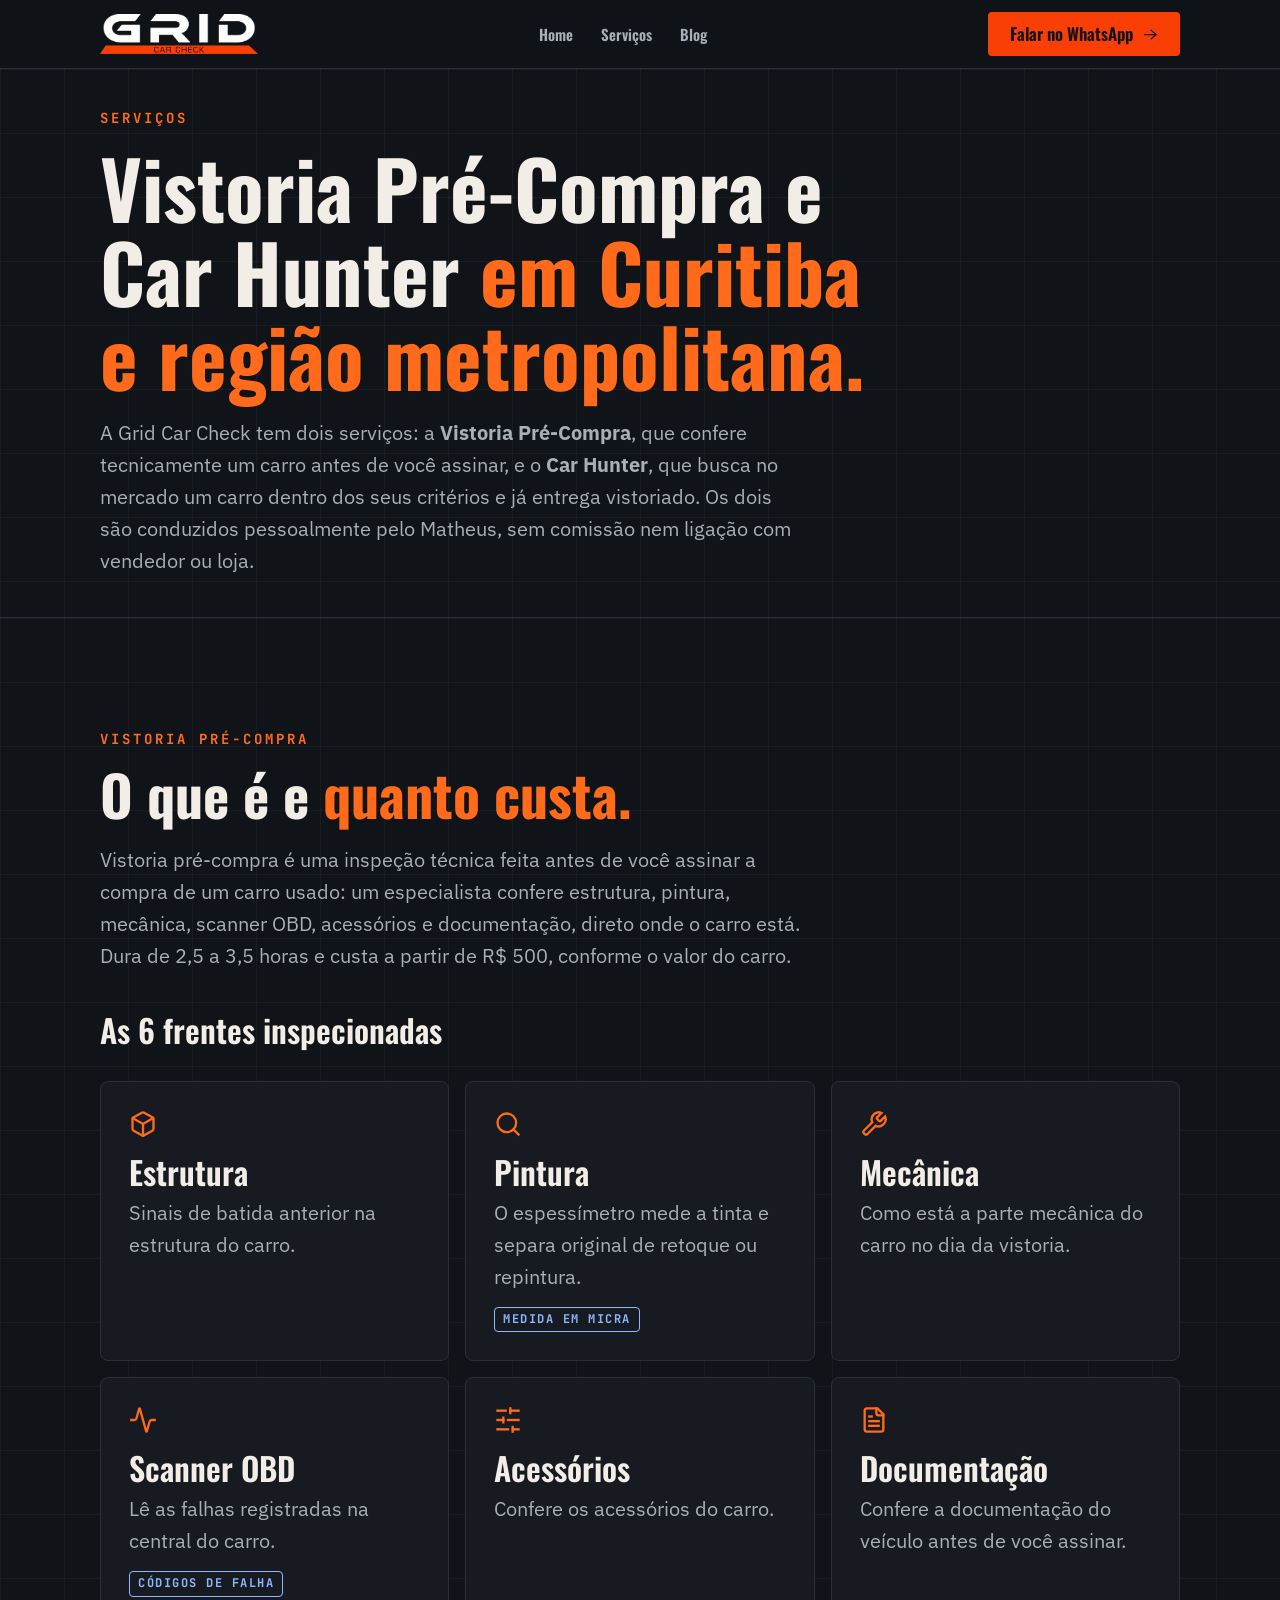
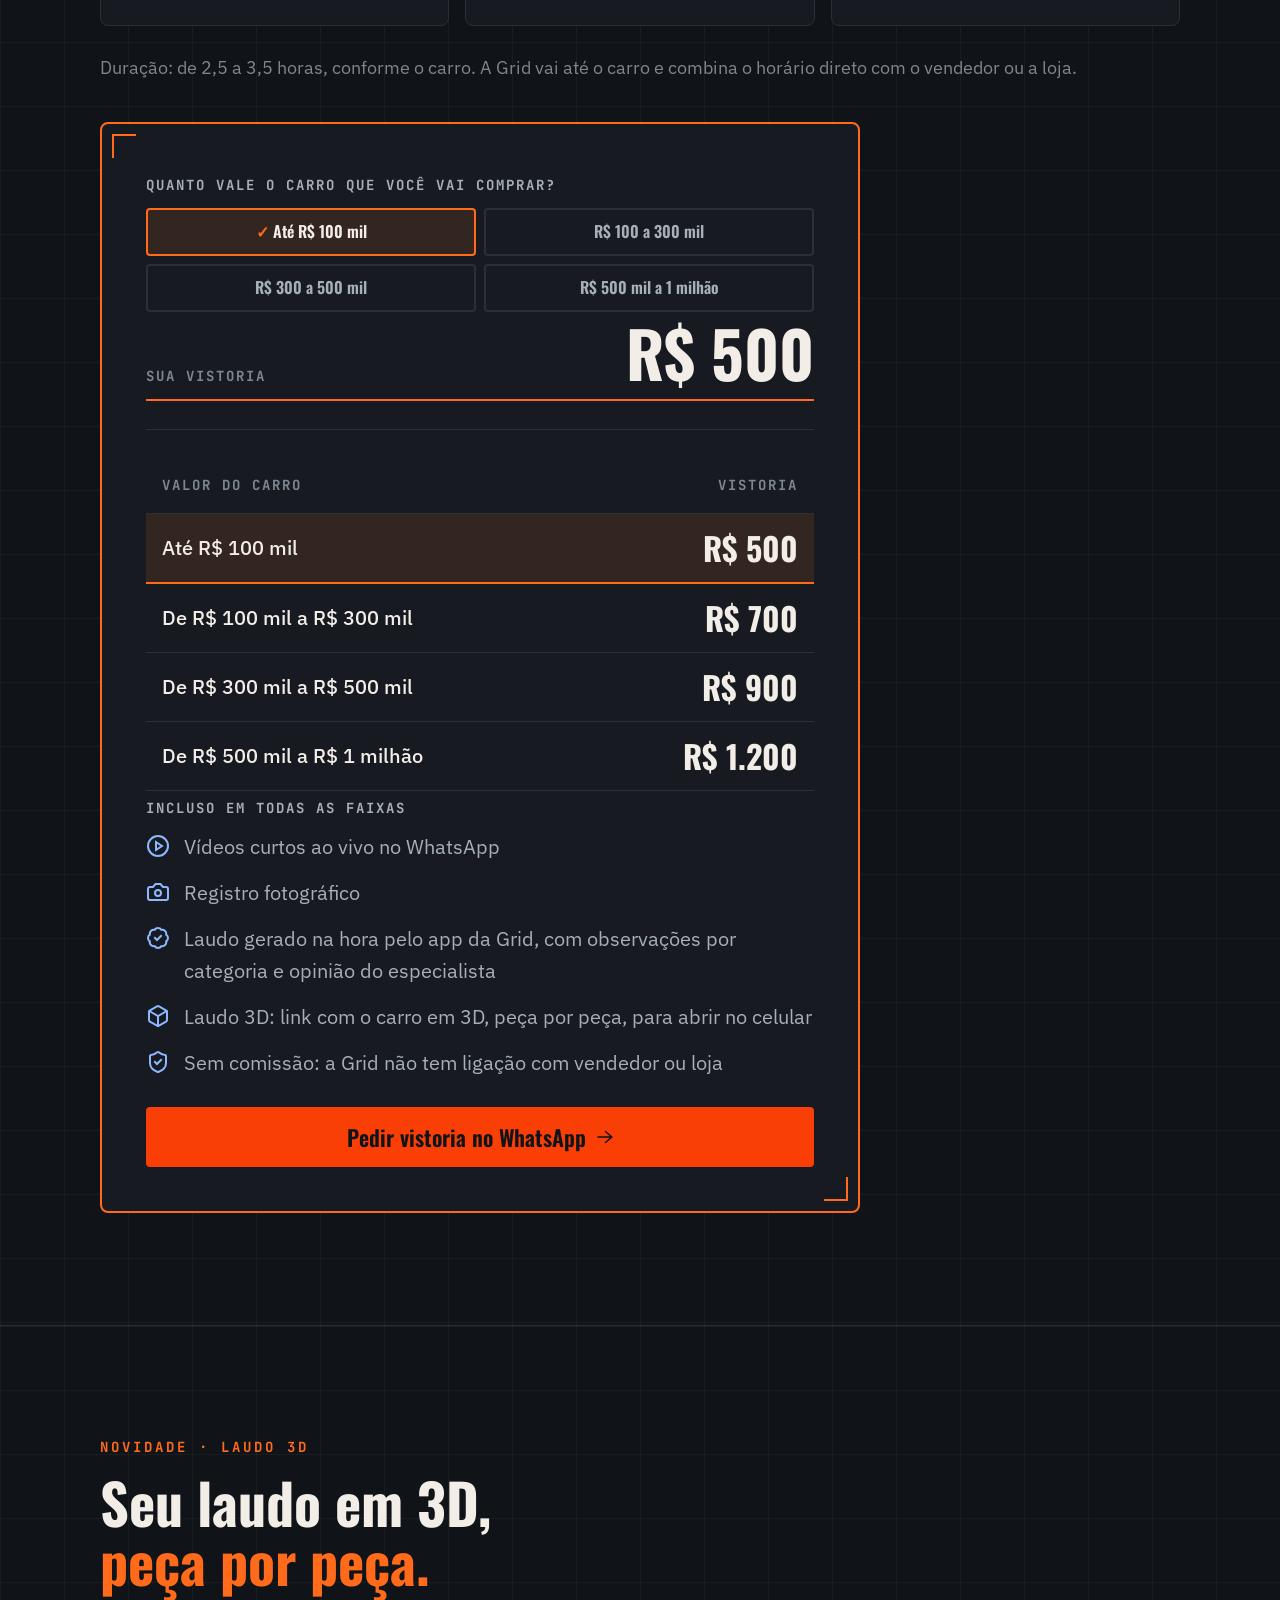
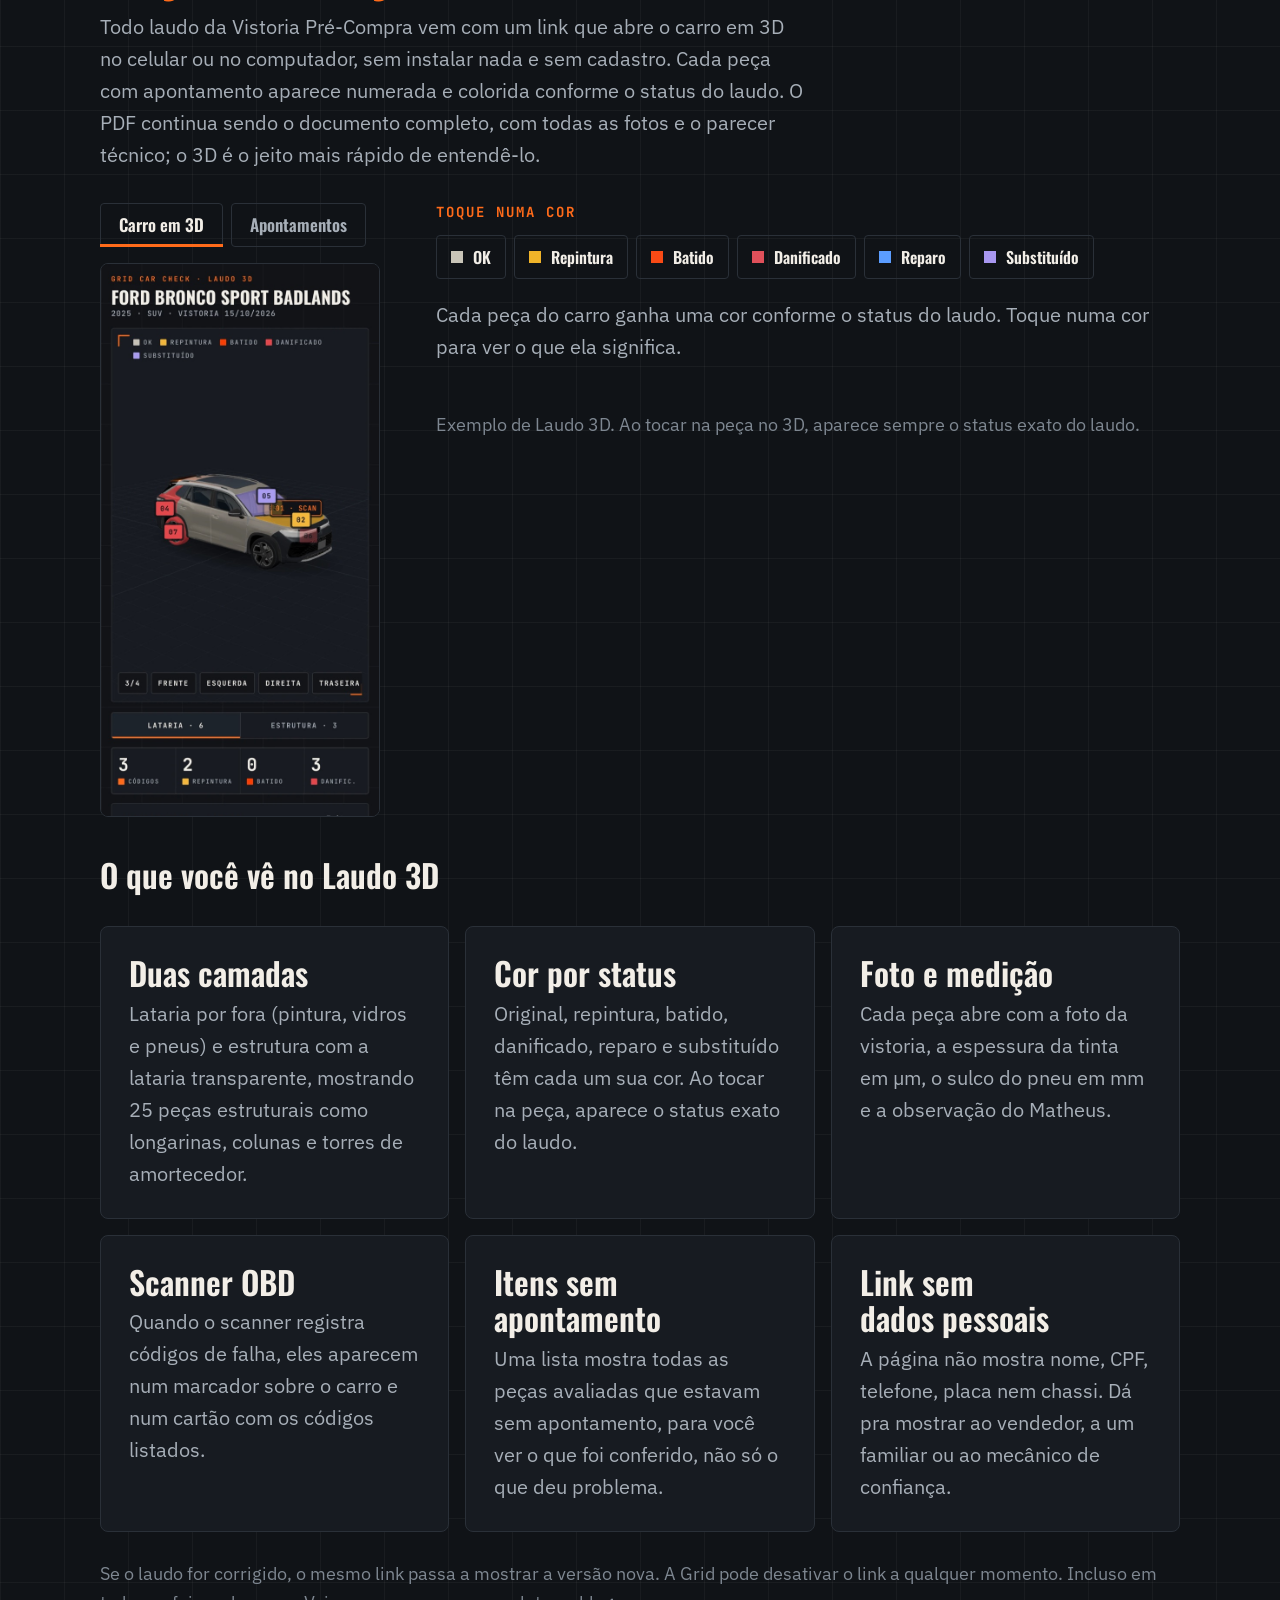
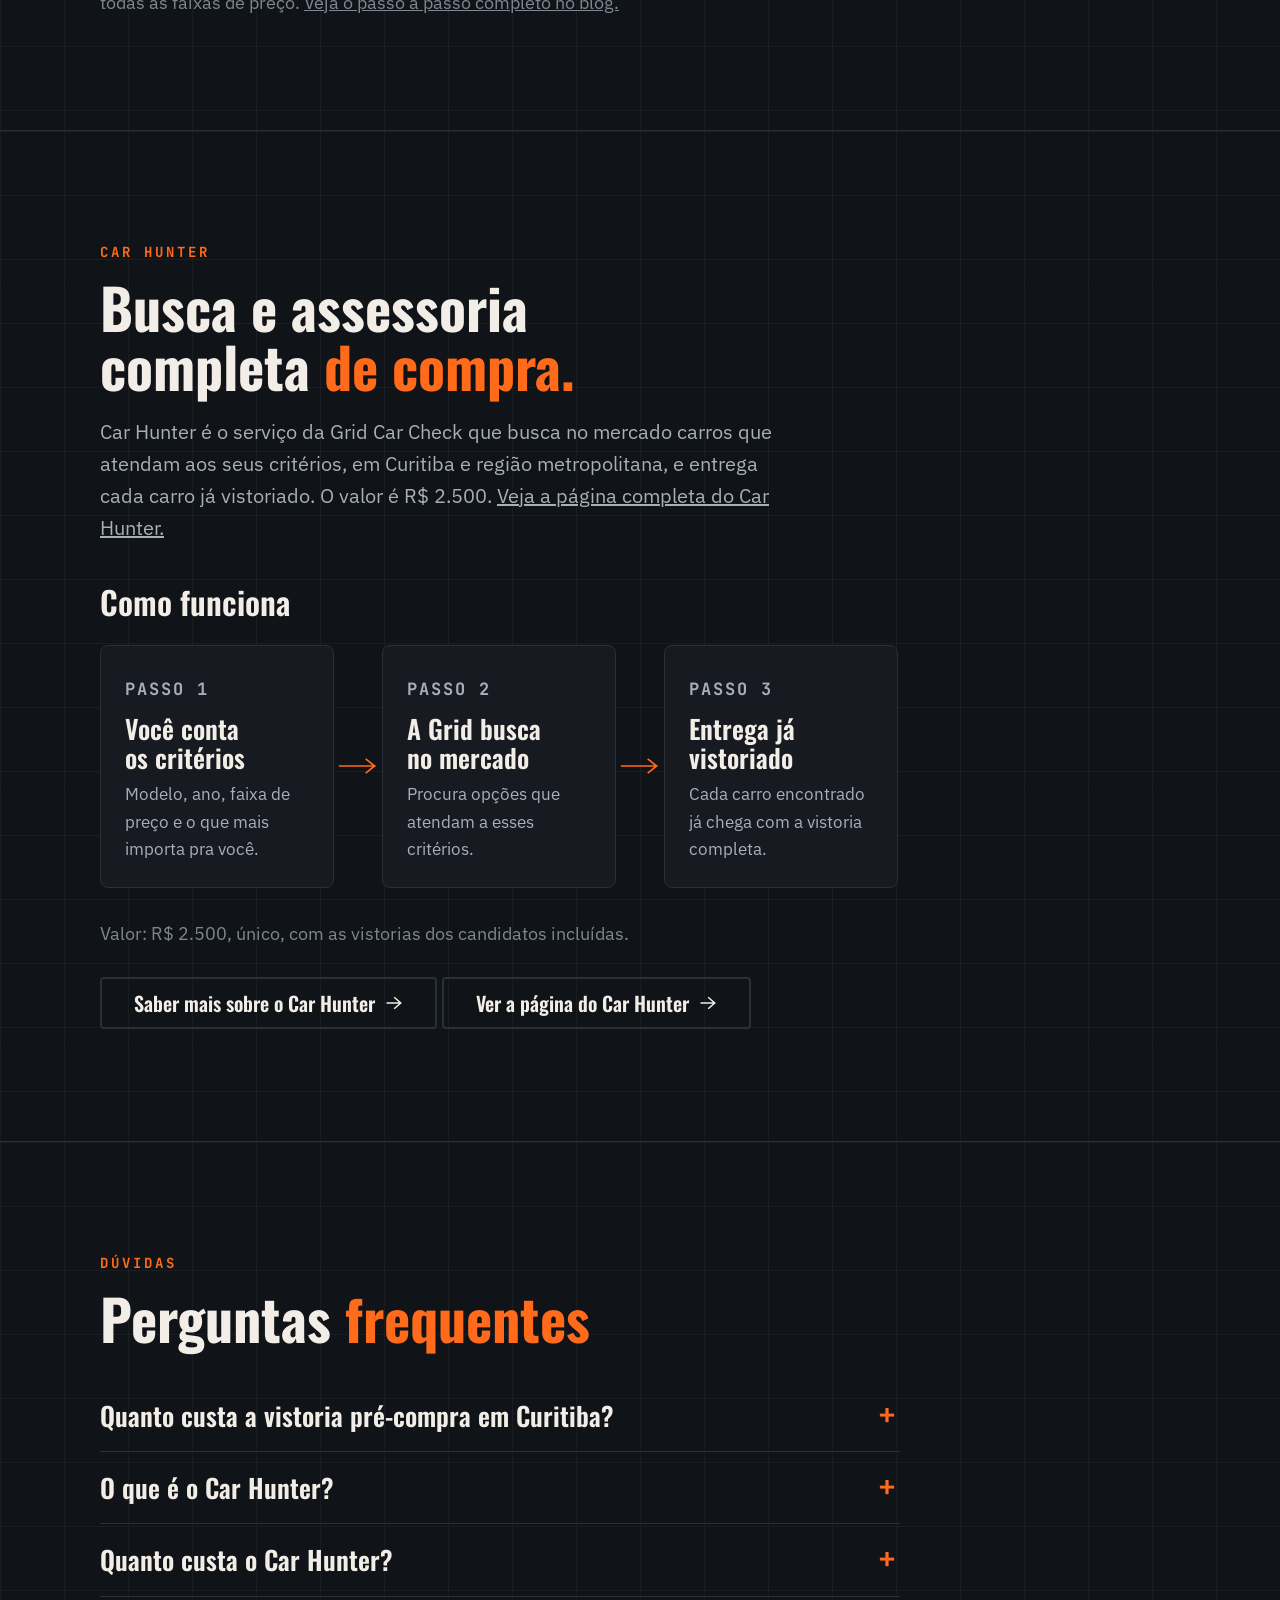
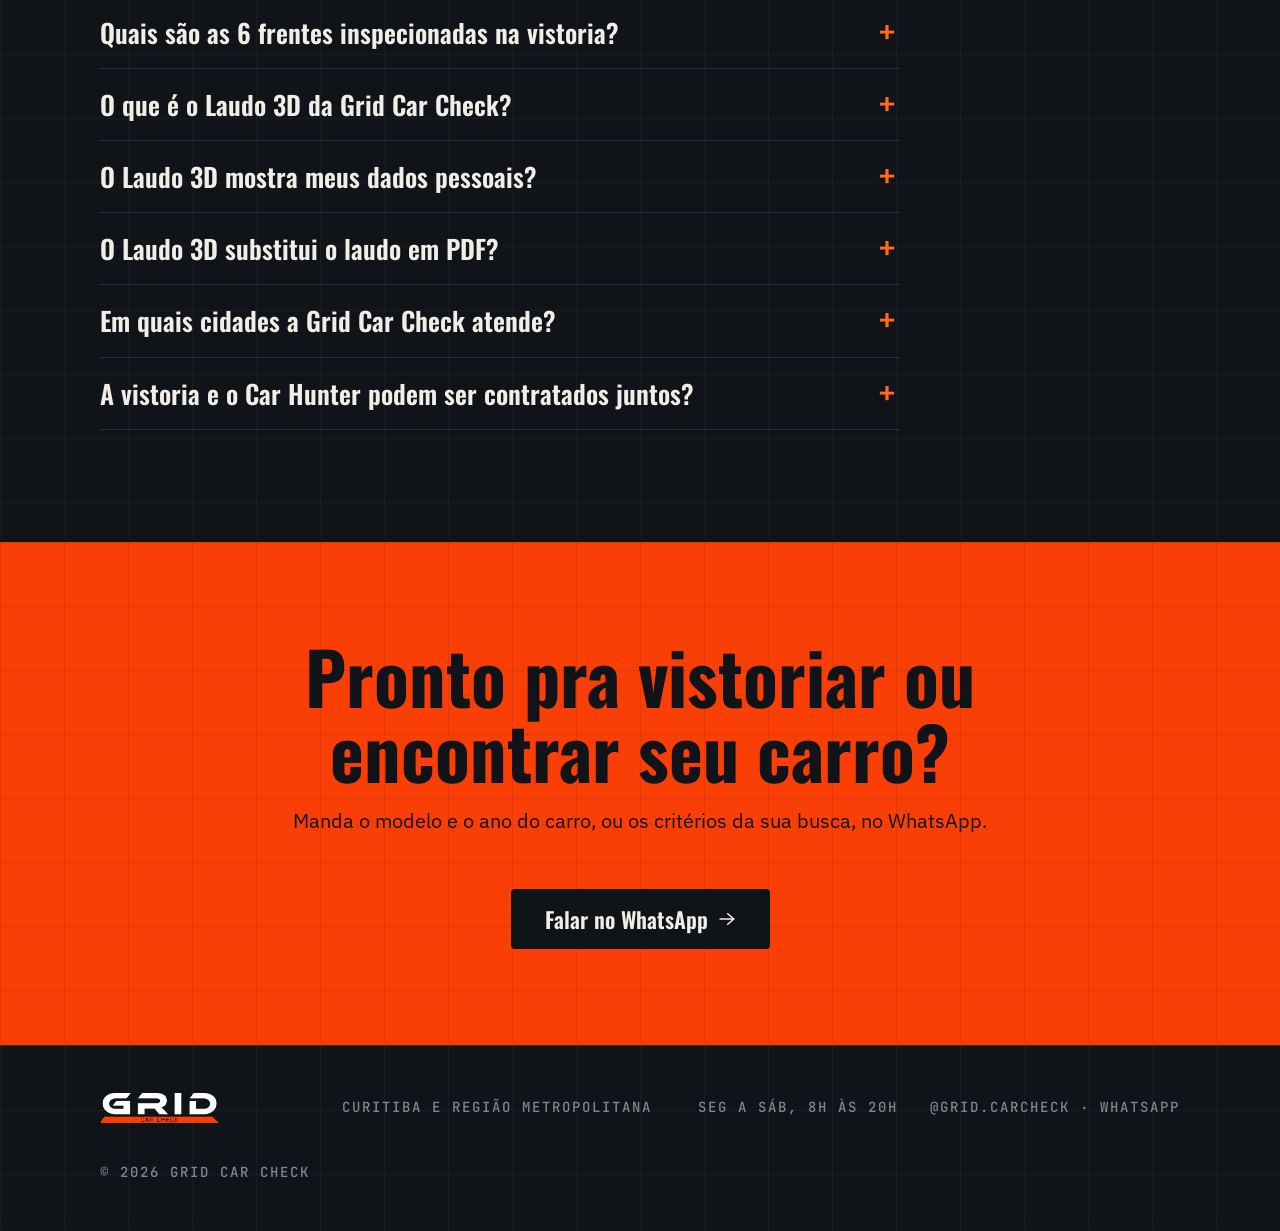
<file: servicos/index.html>
<!DOCTYPE html>
<html lang="pt-BR">

<head>
  <meta charset="UTF-8">
  <meta name="viewport" content="width=device-width, initial-scale=1.0">

  <!-- Google tag (gtag.js) -->
  <script async src="https://www.googletagmanager.com/gtag/js?id=G-SVH3X3QNZ6"></script>
  <script>
    window.dataLayer = window.dataLayer || [];
    function gtag(){dataLayer.push(arguments);}
    gtag('js', new Date());

    gtag('config', 'G-SVH3X3QNZ6');
  </script>

  <title>Vistoria Pré-Compra e Car Hunter em Curitiba | Serviços Grid Car Check</title>
  <meta name="description"
    content="Vistoria pré-compra a partir de R$ 500 e Car Hunter (carro já vistoriado) em Curitiba e região metropolitana. Veja o que cada serviço inclui.">
  <meta name="robots" content="index, follow">
  <meta name="theme-color" content="#101317">
  <link rel="canonical" href="https://gridcarcheck.com.br/servicos/">

  <meta property="og:type" content="website">
  <meta property="og:locale" content="pt_BR">
  <meta property="og:url" content="https://gridcarcheck.com.br/servicos/">
  <meta property="og:site_name" content="Grid Car Check">
  <meta property="og:title" content="Vistoria Pré-Compra e Car Hunter em Curitiba | Grid Car Check">
  <meta property="og:description"
    content="Vistoria pré-compra a partir de R$ 500 e Car Hunter (busca de carro já vistoriado) em Curitiba e região metropolitana.">
  <meta property="og:image" content="https://gridcarcheck.com.br/assets/images/og-image.png">
  <meta property="og:image:width" content="1200">
  <meta property="og:image:height" content="630">
  <meta property="og:image:alt" content="Grid Car Check — vistoria pré-compra e Car Hunter em Curitiba">

  <meta name="twitter:card" content="summary_large_image">
  <meta name="twitter:title" content="Vistoria Pré-Compra e Car Hunter em Curitiba | Grid Car Check">
  <meta name="twitter:description"
    content="Vistoria pré-compra a partir de R$ 500 e Car Hunter (busca de carro já vistoriado) em Curitiba e região metropolitana.">
  <meta name="twitter:image" content="https://gridcarcheck.com.br/assets/images/og-image.png">

  <link rel="icon" href="/assets/images/favicon.png">
  <link rel="apple-touch-icon" href="/assets/images/favicon-180.png">
  <link rel="preconnect" href="https://fonts.googleapis.com">
  <link rel="preconnect" href="https://fonts.gstatic.com" crossorigin>
  <link
    href="https://fonts.googleapis.com/css2?family=IBM+Plex+Sans:wght@400;500;600&family=JetBrains+Mono:wght@500;700&family=Oswald:wght@600;700&display=swap"
    rel="stylesheet">
  <link rel="stylesheet" href="/css/style.css">

  <!-- Dados estruturados: dois Service (Vistoria Pré-Compra com preços, Car Hunter com valor de R$ 2.500)
       + FAQPage espelhando exatamente o FAQ visível nesta página. -->
  <script type="application/ld+json">
  {
    "@context": "https://schema.org",
    "@graph": [
      {
        "@type": "Service",
        "serviceType": "Vistoria pré-compra de veículos",
        "name": "Vistoria Pré-Compra Grid Car Check",
        "description": "Vistoria técnica pré-compra de carros usados em Curitiba e região metropolitana: estrutura, pintura, mecânica, scanner OBD, acessórios e documentação, com laudo gerado por aplicativo próprio e Laudo 3D interativo do carro. Duração de 2,5 a 3,5 horas.",
        "areaServed": [
          { "@type": "City", "name": "Curitiba" },
          { "@type": "AdministrativeArea", "name": "Região Metropolitana de Curitiba" }
        ],
        "provider": { "@id": "https://gridcarcheck.com.br/#empresa" },
        "offers": [
          { "@type": "Offer", "name": "Vistoria — carro até R$ 100 mil", "price": "500", "priceCurrency": "BRL" },
          { "@type": "Offer", "name": "Vistoria — carro de R$ 100 mil a R$ 300 mil", "price": "700", "priceCurrency": "BRL" },
          { "@type": "Offer", "name": "Vistoria — carro de R$ 300 mil a R$ 500 mil", "price": "900", "priceCurrency": "BRL" },
          { "@type": "Offer", "name": "Vistoria — carro de R$ 500 mil a R$ 1 milhão", "price": "1200", "priceCurrency": "BRL" }
        ]
      },
      {
        "@type": "Service",
        "serviceType": "Busca e assessoria de compra de veículo",
        "name": "Car Hunter Grid Car Check",
        "description": "A Grid Car Check busca no mercado carros que atendam aos critérios do cliente, em Curitiba e região metropolitana, e entrega cada carro já vistoriado. Valor: R$ 2.500.",
        "url": "https://gridcarcheck.com.br/car-hunter/",
        "areaServed": [
          { "@type": "City", "name": "Curitiba" },
          { "@type": "AdministrativeArea", "name": "Região Metropolitana de Curitiba" }
        ],
        "provider": { "@id": "https://gridcarcheck.com.br/#empresa" },
        "offers": { "@type": "Offer", "name": "Car Hunter", "price": "2500", "priceCurrency": "BRL" }
      },
      {
        "@type": "FAQPage",
        "mainEntity": [
          {
            "@type": "Question", "name": "Quanto custa a vistoria pré-compra em Curitiba?",
            "acceptedAnswer": { "@type": "Answer", "text": "A partir de R$ 500. O valor varia conforme o preço do carro: até R$ 100 mil, R$ 500; de R$ 100 mil a R$ 300 mil, R$ 700; de R$ 300 mil a R$ 500 mil, R$ 900; de R$ 500 mil a R$ 1 milhão, R$ 1.200." }
          },
          {
            "@type": "Question", "name": "O que é o Car Hunter?",
            "acceptedAnswer": { "@type": "Answer", "text": "É o serviço da Grid Car Check que busca no mercado carros que atendam aos critérios do cliente e entrega cada carro já vistoriado." }
          },
          {
            "@type": "Question", "name": "Quanto custa o Car Hunter?",
            "acceptedAnswer": { "@type": "Answer", "text": "R$ 2.500, valor único, qualquer que seja o valor do carro. As vistorias de todos os carros candidatos estão incluídas." }
          },
          {
            "@type": "Question", "name": "Quais são as 6 frentes inspecionadas na vistoria?",
            "acceptedAnswer": { "@type": "Answer", "text": "Estrutura, pintura (com espessímetro), mecânica, scanner OBD, acessórios e documentação." }
          },
          {
            "@type": "Question", "name": "O que é o Laudo 3D da Grid Car Check?",
            "acceptedAnswer": { "@type": "Answer", "text": "É um link que abre o carro em 3D no celular ou no computador, com cada peça que teve apontamento numerada e colorida conforme o status do laudo. Ao tocar na peça, aparecem a foto da vistoria, a medição e a observação. Vem com a vistoria, sem custo adicional, e não exige instalar app nem fazer cadastro." }
          },
          {
            "@type": "Question", "name": "O Laudo 3D mostra meus dados pessoais?",
            "acceptedAnswer": { "@type": "Answer", "text": "Não. A página mostra fabricante, modelo, ano, carroceria e data da vistoria, mas não mostra nome, CPF, telefone, placa nem chassi. A página também pede aos buscadores que não a indexem." }
          },
          {
            "@type": "Question", "name": "O Laudo 3D substitui o laudo em PDF?",
            "acceptedAnswer": { "@type": "Answer", "text": "Não. O PDF continua sendo o documento completo, com todas as fotos e o parecer técnico. O 3D sai dos mesmos dados do PDF e é a forma mais rápida de entender o que foi encontrado." }
          },
          {
            "@type": "Question", "name": "Em quais cidades a Grid Car Check atende?",
            "acceptedAnswer": { "@type": "Answer", "text": "Curitiba e região metropolitana." }
          },
          {
            "@type": "Question", "name": "A vistoria e o Car Hunter podem ser contratados juntos?",
            "acceptedAnswer": { "@type": "Answer", "text": "Sim. Todo carro encontrado pelo Car Hunter já chega vistoriado, então os dois serviços andam juntos nesse caso." }
          }
        ]
      }
    ]
  }
  </script>

  <!-- Meta Pixel Code -->
  <script>
    !function(f,b,e,v,n,t,s)
    {if(f.fbq)return;n=f.fbq=function(){n.callMethod?
    n.callMethod.apply(n,arguments):n.queue.push(arguments)};
    if(!f._fbq)f._fbq=n;n.push=n;n.loaded=!0;n.version='2.0';
    n.queue=[];t=b.createElement(e);t.async=!0;
    t.src=v;s=b.getElementsByTagName(e)[0];
    s.parentNode.insertBefore(t,s)}(window, document,'script',
    'https://connect.facebook.net/en_US/fbevents.js');
    fbq('init', '866001702810701');
    fbq('track', 'PageView');
  </script>
  <noscript><img height="1" width="1" style="display:none"
      src="https://www.facebook.com/tr?id=866001702810701&ev=PageView&noscript=1" /></noscript>
  <!-- End Meta Pixel Code -->
</head>

<body>
  <a class="skip" href="#conteudo">Ir para o conteúdo</a>

  <header class="header">
    <div class="container header__inner">
      <a href="/" aria-label="Grid Car Check"><img class="logo" src="/assets/images/grid-logo.png"
          alt="Grid Car Check" width="146" height="37"></a>
      <nav class="nav" id="nav-principal" aria-label="Navegação principal">
        <a href="/">Home</a>
        <a href="/servicos/">Serviços</a>
        <a href="/blog/">Blog</a>
      </nav>
      <div class="header__actions">
        <a href="#" class="btn btn--small" data-whatsapp>Falar no WhatsApp</a>
        <button class="nav-toggle" type="button" aria-expanded="false" aria-controls="nav-principal" aria-label="Abrir menu">
          <svg viewBox="0 0 24 24" aria-hidden="true"><path d="M3 6h18M3 12h18M3 18h18" /></svg>
        </button>
      </div>
    </div>
  </header>

  <main id="conteudo">

    <!-- INTRO -->
    <section class="blueprint hero">
      <div class="container">
        <p class="eyebrow">Serviços</p>
        <h1 style="max-width:24ch">Vistoria Pré-Compra e Car Hunter <span class="accent">em Curitiba e região metropolitana.</span></h1>
        <p class="lead">A Grid Car Check tem dois serviços: a <strong>Vistoria Pré-Compra</strong>, que confere tecnicamente um carro antes de você assinar, e o <strong>Car Hunter</strong>, que busca no mercado um carro dentro dos seus critérios e já entrega vistoriado. Os dois são conduzidos pessoalmente pelo Matheus, sem comissão nem ligação com vendedor ou loja.</p>
      </div>
    </section>

    <!-- VISTORIA PRÉ-COMPRA -->
    <section class="blueprint section" id="vistoria">
      <div class="container">
        <p class="eyebrow">Vistoria Pré-Compra</p>
        <h2>O que é e <span class="accent">quanto custa.</span></h2>
        <p class="lead">Vistoria pré-compra é uma inspeção técnica feita antes de você assinar a compra de um carro usado: um especialista confere estrutura, pintura, mecânica, scanner OBD, acessórios e documentação, direto onde o carro está. Dura de 2,5 a 3,5 horas e custa a partir de R$&nbsp;500, conforme o valor do carro.</p>

        <h3 style="margin-top:40px">As 6 frentes inspecionadas</h3>
        <div class="grid3 grid3--fronts">
          <article class="card">
            <svg class="icon" viewBox="0 0 24 24" aria-hidden="true"><path d="M21 8a2 2 0 0 0-1-1.73l-7-4a2 2 0 0 0-2 0l-7 4A2 2 0 0 0 3 8v8a2 2 0 0 0 1 1.73l7 4a2 2 0 0 0 2 0l7-4A2 2 0 0 0 21 16Z"/><path d="m3.3 7 8.7 5 8.7-5"/><path d="M12 22V12"/></svg>
            <h3>Estrutura</h3>
            <p>Sinais de batida anterior na estrutura do carro.</p>
          </article>
          <article class="card">
            <svg class="icon" viewBox="0 0 24 24" aria-hidden="true"><circle cx="11" cy="11" r="8"/><path d="m21 21-4.3-4.3"/></svg>
            <h3>Pintura</h3>
            <p>O espessímetro mede a tinta e separa original de retoque ou repintura.</p>
            <span class="tag-med">Medida em micra</span>
          </article>
          <article class="card">
            <svg class="icon" viewBox="0 0 24 24" aria-hidden="true"><path d="M14.7 6.3a1 1 0 0 0 0 1.4l1.6 1.6a1 1 0 0 0 1.4 0l3.77-3.77a6 6 0 0 1-7.94 7.94l-6.91 6.91a2.12 2.12 0 0 1-3-3l6.91-6.91a6 6 0 0 1 7.94-7.94l-3.76 3.76z"/></svg>
            <h3>Mecânica</h3>
            <p>Como está a parte mecânica do carro no dia da vistoria.</p>
          </article>
          <article class="card">
            <svg class="icon" viewBox="0 0 24 24" aria-hidden="true"><path d="M22 12h-2.48a2 2 0 0 0-1.93 1.46l-2.35 8.36a.25.25 0 0 1-.48 0L9.24 2.18a.25.25 0 0 0-.48 0l-2.35 8.36A2 2 0 0 1 4.49 12H2"/></svg>
            <h3>Scanner OBD</h3>
            <p>Lê as falhas registradas na central do carro.</p>
            <span class="tag-med">Códigos de falha</span>
          </article>
          <article class="card">
            <svg class="icon" viewBox="0 0 24 24" aria-hidden="true"><path d="M21 4h-7"/><path d="M10 4H3"/><path d="M21 12h-9"/><path d="M8 12H3"/><path d="M21 20h-5"/><path d="M12 20H3"/><path d="M14 2v4"/><path d="M8 10v4"/><path d="M16 18v4"/></svg>
            <h3>Acessórios</h3>
            <p>Confere os acessórios do carro.</p>
          </article>
          <article class="card">
            <svg class="icon" viewBox="0 0 24 24" aria-hidden="true"><path d="M15 2H6a2 2 0 0 0-2 2v16a2 2 0 0 0 2 2h12a2 2 0 0 0 2-2V7Z"/><path d="M14 2v4a2 2 0 0 0 2 2h4"/><path d="M10 9H8"/><path d="M16 13H8"/><path d="M16 17H8"/></svg>
            <h3>Documentação</h3>
            <p>Confere a documentação do veículo antes de você assinar.</p>
          </article>
        </div>

        <p class="faint">Duração: de 2,5 a 3,5 horas, conforme o carro. A Grid vai até o carro e combina o horário direto com o vendedor ou a loja.</p>

        <div class="card card--hot frame frame--card price">
          <div class="calc" data-calc hidden>
            <p class="eyebrow eyebrow--sm" id="calc-label">Quanto vale o carro que você vai comprar?</p>
            <div class="chips" role="group" aria-labelledby="calc-label">
              <button type="button" class="chip" aria-pressed="true" data-valor="500">Até R$&nbsp;100&nbsp;mil</button>
              <button type="button" class="chip" aria-pressed="false" data-valor="700">R$&nbsp;100 a 300&nbsp;mil</button>
              <button type="button" class="chip" aria-pressed="false" data-valor="900">R$&nbsp;300 a 500&nbsp;mil</button>
              <button type="button" class="chip" aria-pressed="false" data-valor="1200">R$&nbsp;500&nbsp;mil a 1&nbsp;milhão</button>
            </div>
            <p class="calc__out" aria-live="polite"><span class="calc__label">Sua vistoria</span> <strong class="calc__val" data-valor="500">R$&nbsp;500</strong></p>
            <span class="calc__bar" aria-hidden="true"></span>
          </div>
          <table>
            <caption class="sr">Preço da vistoria por faixa de valor do carro</caption>
            <thead>
              <tr>
                <th scope="col">Valor do carro</th>
                <th scope="col">Vistoria</th>
              </tr>
            </thead>
            <tbody>
              <tr class="hot">
                <th scope="row">Até R$&nbsp;100&nbsp;mil</th>
                <td>R$&nbsp;500</td>
              </tr>
              <tr>
                <th scope="row">De R$&nbsp;100&nbsp;mil a R$&nbsp;300&nbsp;mil</th>
                <td>R$&nbsp;700</td>
              </tr>
              <tr>
                <th scope="row">De R$&nbsp;300&nbsp;mil a R$&nbsp;500&nbsp;mil</th>
                <td>R$&nbsp;900</td>
              </tr>
              <tr>
                <th scope="row">De R$&nbsp;500&nbsp;mil a R$&nbsp;1&nbsp;milhão</th>
                <td>R$&nbsp;1.200</td>
              </tr>
            </tbody>
          </table>
          <p class="eyebrow eyebrow--sm incl-title">Incluso em todas as faixas</p>
          <ul class="incl">
            <li><svg viewBox="0 0 24 24" aria-hidden="true">
                <circle cx="12" cy="12" r="10" />
                <polygon points="10 8 16 12 10 16 10 8" />
              </svg>Vídeos curtos ao vivo no WhatsApp</li>
            <li><svg viewBox="0 0 24 24" aria-hidden="true">
                <path d="M14.5 4h-5L7 7H4a2 2 0 0 0-2 2v9a2 2 0 0 0 2 2h16a2 2 0 0 0 2-2V9a2 2 0 0 0-2-2h-3l-2.5-3z" />
                <circle cx="12" cy="13" r="3" />
              </svg>Registro fotográfico</li>
            <li><svg viewBox="0 0 24 24" aria-hidden="true">
                <path
                  d="M3.85 8.62a4 4 0 0 1 4.78-4.77 4 4 0 0 1 6.74 0 4 4 0 0 1 4.78 4.78 4 4 0 0 1 0 6.74 4 4 0 0 1-4.77 4.78 4 4 0 0 1-6.75 0 4 4 0 0 1-4.78-4.77 4 4 0 0 1 0-6.76Z" />
                <path d="m9 12 2 2 4-4" />
              </svg>Laudo gerado na hora pelo app da Grid, com observações por categoria e opinião do especialista</li>
            <li><svg viewBox="0 0 24 24" aria-hidden="true">
                <path d="M21 8a2 2 0 0 0-1-1.73l-7-4a2 2 0 0 0-2 0l-7 4A2 2 0 0 0 3 8v8a2 2 0 0 0 1 1.73l7 4a2 2 0 0 0 2 0l7-4A2 2 0 0 0 21 16Z" />
                <path d="m3.3 7 8.7 5 8.7-5" />
                <path d="M12 22V12" />
              </svg>Laudo 3D: link com o carro em 3D, peça por peça, para abrir no celular</li>
            <li><svg viewBox="0 0 24 24" aria-hidden="true">
                <path
                  d="M20 13c0 5-3.5 7.5-7.66 8.95a1 1 0 0 1-.67-.01C7.5 20.5 4 18 4 13V6a1 1 0 0 1 1-1c2 0 4.5-1.2 6.24-2.72a1.17 1.17 0 0 1 1.52 0C14.51 3.81 17 5 19 5a1 1 0 0 1 1 1z" />
                <path d="m9 12 2 2 4-4" />
              </svg>Sem comissão: a Grid não tem ligação com vendedor ou loja</li>
          </ul>
          <a href="#" class="btn btn--big btn--block" data-whatsapp
            data-mensagem="Oi! Vi o site da Grid e quero saber sobre a vistoria pré-compra. O carro é um ">Pedir vistoria no WhatsApp</a>
        </div>
      </div>
    </section>

    <!-- LAUDO 3D -->
    <section class="blueprint section" id="laudo-3d">
      <div class="container">
        <p class="eyebrow">Novidade · Laudo 3D</p>
        <h2>Seu laudo em 3D, <span class="accent">peça por peça.</span></h2>
        <p class="lead">Todo laudo da Vistoria Pré-Compra vem com um link que abre o carro em 3D no celular ou no computador, sem instalar nada e sem cadastro. Cada peça com apontamento aparece numerada e colorida conforme o status do laudo. O PDF continua sendo o documento completo, com todas as fotos e o parecer técnico; o 3D é o jeito mais rápido de entendê-lo.</p>
        <div class="ld" data-laudo-demo>
          <div class="ld__col">
            <div class="ld__tabs" role="tablist" aria-label="Telas do Laudo 3D">
              <button type="button" class="ld__tab" role="tab" id="ld-t1" aria-selected="true" aria-controls="ld-p1">Carro em 3D</button>
              <button type="button" class="ld__tab" role="tab" id="ld-t2" aria-selected="false" aria-controls="ld-p2" tabindex="-1">Apontamentos</button>
            </div>
            <div class="ld__phone">
              <img id="ld-p1" role="tabpanel" aria-labelledby="ld-t1" src="/assets/images/laudo-3d-lataria.jpg" width="640" height="1271" loading="lazy" alt="Laudo 3D no celular: SUV em 3D com peças numeradas e coloridas por status, botões de vista e abas Lataria e Estrutura">
              <img id="ld-p2" role="tabpanel" aria-labelledby="ld-t2" src="/assets/images/laudo-3d-apontamentos.jpg" width="640" height="1271" loading="lazy" hidden alt="Laudo 3D no celular: lista de apontamentos da lataria com scanner, repinturas, peça avariada, para-brisa trocado e pneus">
            </div>
          </div>
          <div class="ld__side">
            <p class="eyebrow eyebrow--sm">Toque numa cor</p>
            <div class="ld__legend">
              <button type="button" class="sw" style="--c:var(--st-ok)" aria-pressed="false" data-nome="OK" data-def="pintura original, pequenos riscos ou estrutura sem apontamento.">OK</button>
              <button type="button" class="sw" style="--c:var(--st-repintura)" aria-pressed="false" data-nome="Repintura" data-def="repintura ou repintura com massa.">Repintura</button>
              <button type="button" class="sw" style="--c:var(--st-batido)" aria-pressed="false" data-nome="Batido" data-def="estrutura batida.">Batido</button>
              <button type="button" class="sw" style="--c:var(--st-danificado)" aria-pressed="false" data-nome="Danificado" data-def="peça avariada, estrutura danificada ou com corrosão, pneu em atenção ou crítico.">Danificado</button>
              <button type="button" class="sw" style="--c:var(--st-reparo)" aria-pressed="false" data-nome="Reparo" data-def="estrutura reparada.">Reparo</button>
              <button type="button" class="sw" style="--c:var(--st-substituido)" aria-pressed="false" data-nome="Substituído" data-def="peça substituída, como um vidro trocado.">Substituído</button>
            </div>
            <p class="ld__def" aria-live="polite">Cada peça do carro ganha uma cor conforme o status do laudo. Toque numa cor para ver o que ela significa.</p>
            <p class="faint ld__cap">Exemplo de Laudo 3D. Ao tocar na peça no 3D, aparece sempre o status exato do laudo.</p>
          </div>
        </div>

        <h3 style="margin-top:40px">O que você vê no Laudo 3D</h3>
        <div class="grid3 grid3--fronts">
          <article class="card">
            <h3>Duas camadas</h3>
            <p>Lataria por fora (pintura, vidros e pneus) e estrutura com a lataria transparente, mostrando 25 peças estruturais como longarinas, colunas e torres de amortecedor.</p>
          </article>
          <article class="card">
            <h3>Cor por status</h3>
            <p>Original, repintura, batido, danificado, reparo e substituído têm cada um sua cor. Ao tocar na peça, aparece o status exato do laudo.</p>
          </article>
          <article class="card">
            <h3>Foto e medição</h3>
            <p>Cada peça abre com a foto da vistoria, a espessura da tinta em µm, o sulco do pneu em mm e a observação do Matheus.</p>
          </article>
          <article class="card">
            <h3>Scanner OBD</h3>
            <p>Quando o scanner registra códigos de falha, eles aparecem num marcador sobre o carro e num cartão com os códigos listados.</p>
          </article>
          <article class="card">
            <h3>Itens sem apontamento</h3>
            <p>Uma lista mostra todas as peças avaliadas que estavam sem apontamento, para você ver o que foi conferido, não só o que deu problema.</p>
          </article>
          <article class="card">
            <h3>Link sem dados pessoais</h3>
            <p>A página não mostra nome, CPF, telefone, placa nem chassi. Dá pra mostrar ao vendedor, a um familiar ou ao mecânico de confiança.</p>
          </article>
        </div>

        <p class="faint">Se o laudo for corrigido, o mesmo link passa a mostrar a versão nova. A Grid pode desativar o link a qualquer momento. Incluso em todas as faixas de preço. <a href="/blog/laudo-3d-vistoria-carro-usado/">Veja o passo a passo completo no blog.</a></p>
      </div>
    </section>

    <!-- CAR HUNTER -->
    <section class="blueprint section" id="car-hunter">
      <div class="container">
        <p class="eyebrow">Car Hunter</p>
        <h2>Busca e assessoria completa <span class="accent">de compra.</span></h2>
        <p class="lead">Car Hunter é o serviço da Grid Car Check que busca no mercado carros que atendam aos seus critérios, em Curitiba e região metropolitana, e entrega cada carro já vistoriado. O valor é R$&nbsp;2.500. <a href="/car-hunter/">Veja a página completa do Car Hunter.</a></p>

        <h3 style="margin-top:40px">Como funciona</h3>
        <ol class="steps" style="margin-top:24px">
          <li class="card">
            <p class="eyebrow eyebrow--sm">Passo 1</p>
            <h3>Você conta os critérios</h3>
            <p>Modelo, ano, faixa de preço e o que mais importa pra você.</p>
          </li>
          <li class="arrow" aria-hidden="true"><svg viewBox="0 0 48 24">
              <path d="M2 12h42M34 4l10 8-10 8" />
            </svg></li>
          <li class="card">
            <p class="eyebrow eyebrow--sm">Passo 2</p>
            <h3>A Grid busca no mercado</h3>
            <p>Procura opções que atendam a esses critérios.</p>
          </li>
          <li class="arrow" aria-hidden="true"><svg viewBox="0 0 48 24">
              <path d="M2 12h42M34 4l10 8-10 8" />
            </svg></li>
          <li class="card">
            <p class="eyebrow eyebrow--sm">Passo 3</p>
            <h3>Entrega já vistoriado</h3>
            <p>Cada carro encontrado já chega com a vistoria completa.</p>
          </li>
        </ol>

        <p class="faint">Valor: R$&nbsp;2.500, único, com as vistorias dos candidatos incluídas.</p>

        <p style="margin-top:28px"><a href="#" class="btn btn--ghost" data-whatsapp
          data-mensagem="Oi! Vi o site da Grid e quero saber sobre o Car Hunter. O carro que eu procuro é um ">Saber mais sobre o Car Hunter</a> <a href="/car-hunter/" class="btn btn--ghost">Ver a página do Car Hunter</a></p>
      </div>
    </section>

    <!-- FAQ -->
    <section class="blueprint section">
      <div class="container narrow">
        <p class="eyebrow">Dúvidas</p>
        <h2>Perguntas <span class="accent">frequentes</span></h2>
        <div class="faq">
          <details>
            <summary>Quanto custa a vistoria pré-compra em Curitiba?</summary>
            <p>A partir de R$ 500. O valor varia conforme o preço do carro: até R$ 100 mil, R$ 500; de R$ 100 mil a R$ 300 mil, R$ 700; de R$ 300 mil a R$ 500 mil, R$ 900; de R$ 500 mil a R$ 1 milhão, R$ 1.200.</p>
          </details>
          <details>
            <summary>O que é o Car Hunter?</summary>
            <p>É o serviço da Grid Car Check que busca no mercado carros que atendam aos critérios do cliente e entrega cada carro já vistoriado.</p>
          </details>
          <details>
            <summary>Quanto custa o Car Hunter?</summary>
            <p>R$ 2.500, valor único, qualquer que seja o valor do carro. As vistorias de todos os carros candidatos estão incluídas.</p>
          </details>
          <details>
            <summary>Quais são as 6 frentes inspecionadas na vistoria?</summary>
            <p>Estrutura, pintura (com espessímetro), mecânica, scanner OBD, acessórios e documentação.</p>
          </details>
          <details>
            <summary>O que é o Laudo 3D da Grid Car Check?</summary>
            <p>É um link que abre o carro em 3D no celular ou no computador, com cada peça que teve apontamento numerada e colorida conforme o status do laudo. Ao tocar na peça, aparecem a foto da vistoria, a medição e a observação. Vem com a vistoria, sem custo adicional, e não exige instalar app nem fazer cadastro.</p>
          </details>
          <details>
            <summary>O Laudo 3D mostra meus dados pessoais?</summary>
            <p>Não. A página mostra fabricante, modelo, ano, carroceria e data da vistoria, mas não mostra nome, CPF, telefone, placa nem chassi. A página também pede aos buscadores que não a indexem.</p>
          </details>
          <details>
            <summary>O Laudo 3D substitui o laudo em PDF?</summary>
            <p>Não. O PDF continua sendo o documento completo, com todas as fotos e o parecer técnico. O 3D sai dos mesmos dados do PDF e é a forma mais rápida de entender o que foi encontrado.</p>
          </details>
          <details>
            <summary>Em quais cidades a Grid Car Check atende?</summary>
            <p>Curitiba e região metropolitana.</p>
          </details>
          <details>
            <summary>A vistoria e o Car Hunter podem ser contratados juntos?</summary>
            <p>Sim. Todo carro encontrado pelo Car Hunter já chega vistoriado, então os dois serviços andam juntos nesse caso.</p>
          </details>
        </div>
      </div>
    </section>

    <!-- CTA FINAL -->
    <section class="statement">
      <div class="container narrow center">
        <h2>Pronto pra vistoriar ou encontrar seu carro?</h2>
        <p class="lead">Manda o modelo e o ano do carro, ou os critérios da sua busca, no WhatsApp.</p>
        <a href="#" class="btn btn--dark btn--big" data-whatsapp>Falar no WhatsApp</a>
      </div>
    </section>
  </main>

  <footer class="blueprint footer">
    <div class="container footer__inner">
      <img class="logo" src="/assets/images/grid-logo.png" alt="Grid Car Check" width="110" height="28"
        loading="lazy">
      <p class="mono">Curitiba e região metropolitana</p>
      <p class="mono">Seg a sáb, 8h às 20h</p>
      <p class="mono"><a href="https://instagram.com/grid.carcheck" target="_blank"
          rel="noopener">@grid.carcheck</a> · <a href="#" data-whatsapp>WhatsApp</a></p>
      <p class="mono">© <span id="ano"></span> Grid Car Check</p>
    </div>
  </footer>

  <a href="#" class="sticky-cta" data-whatsapp aria-label="Falar no WhatsApp">
    <svg viewBox="0 0 24 24" aria-hidden="true">
      <path d="M7.9 20A9 9 0 1 0 4 16.1L2 22Z" />
    </svg>
    <span>Falar no WhatsApp</span>
  </a>

  <script src="/js/main.js"></script>
</body>

</html>
</file>
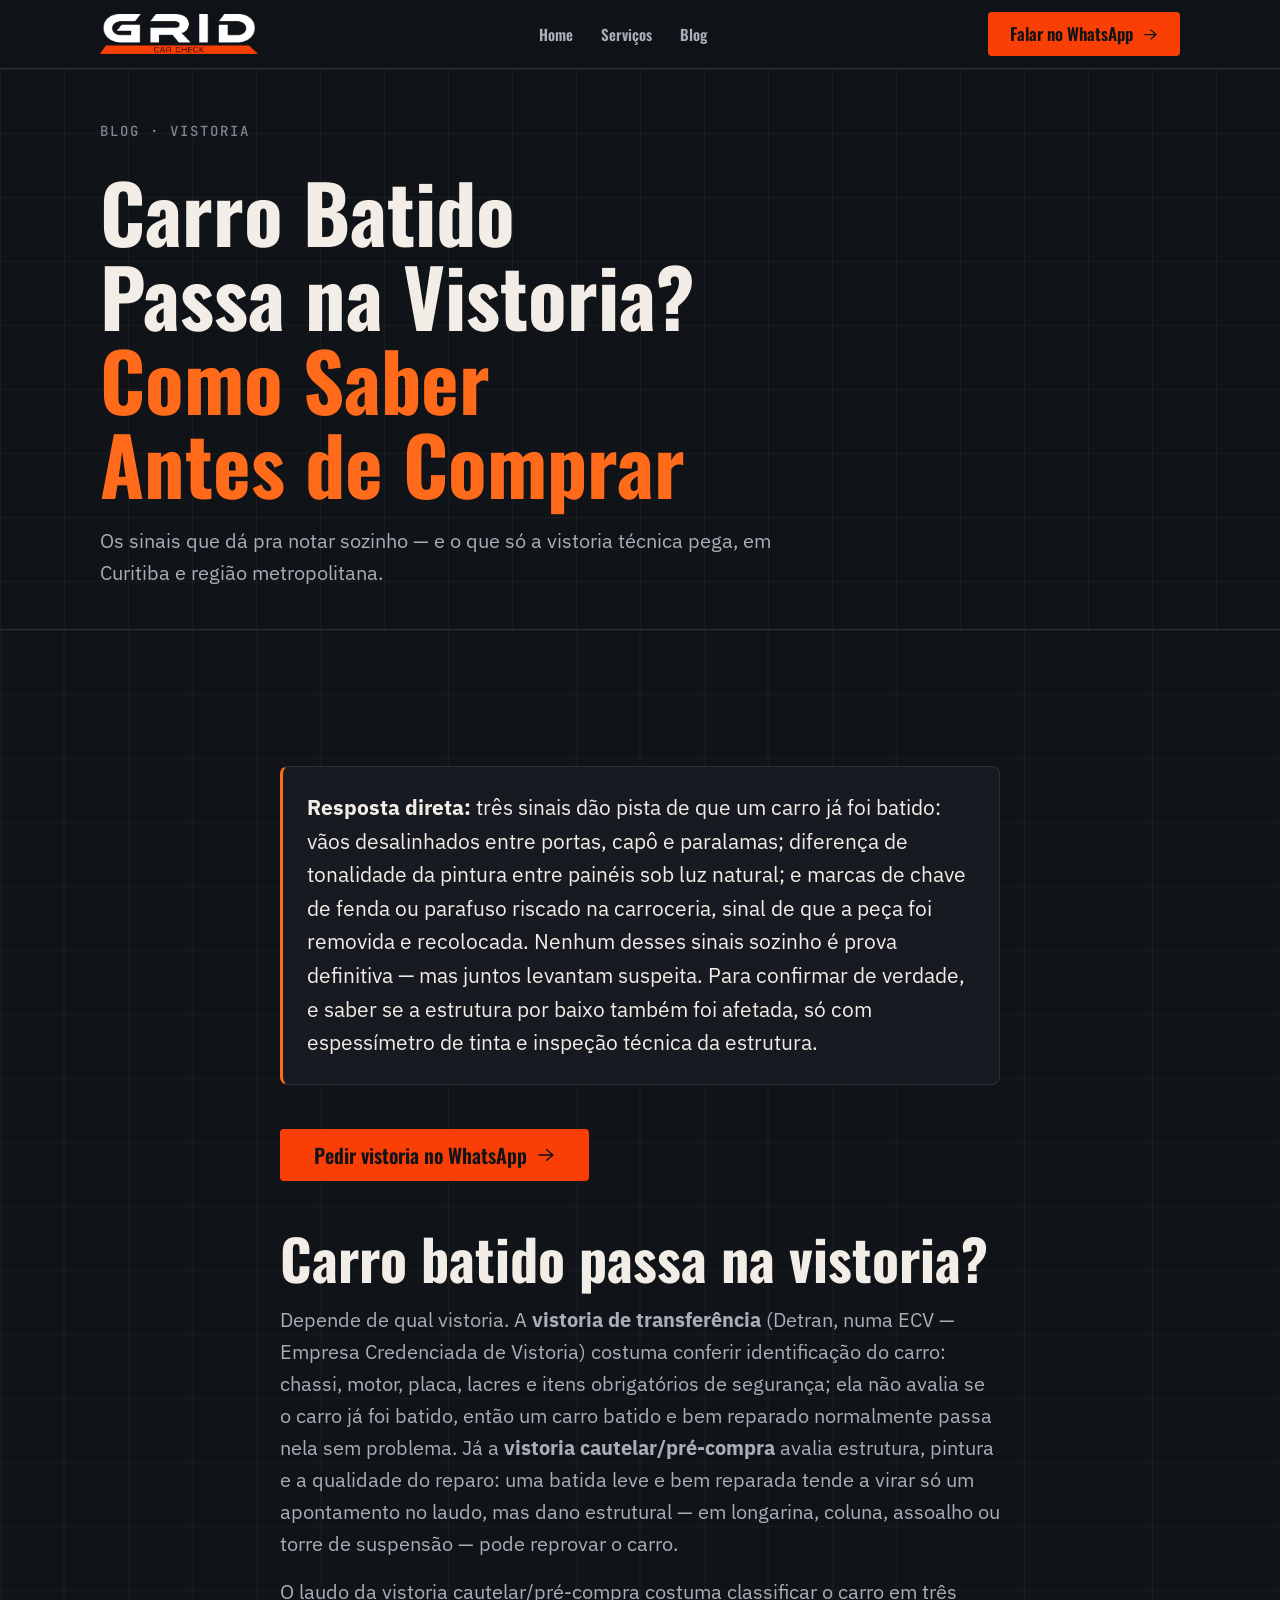
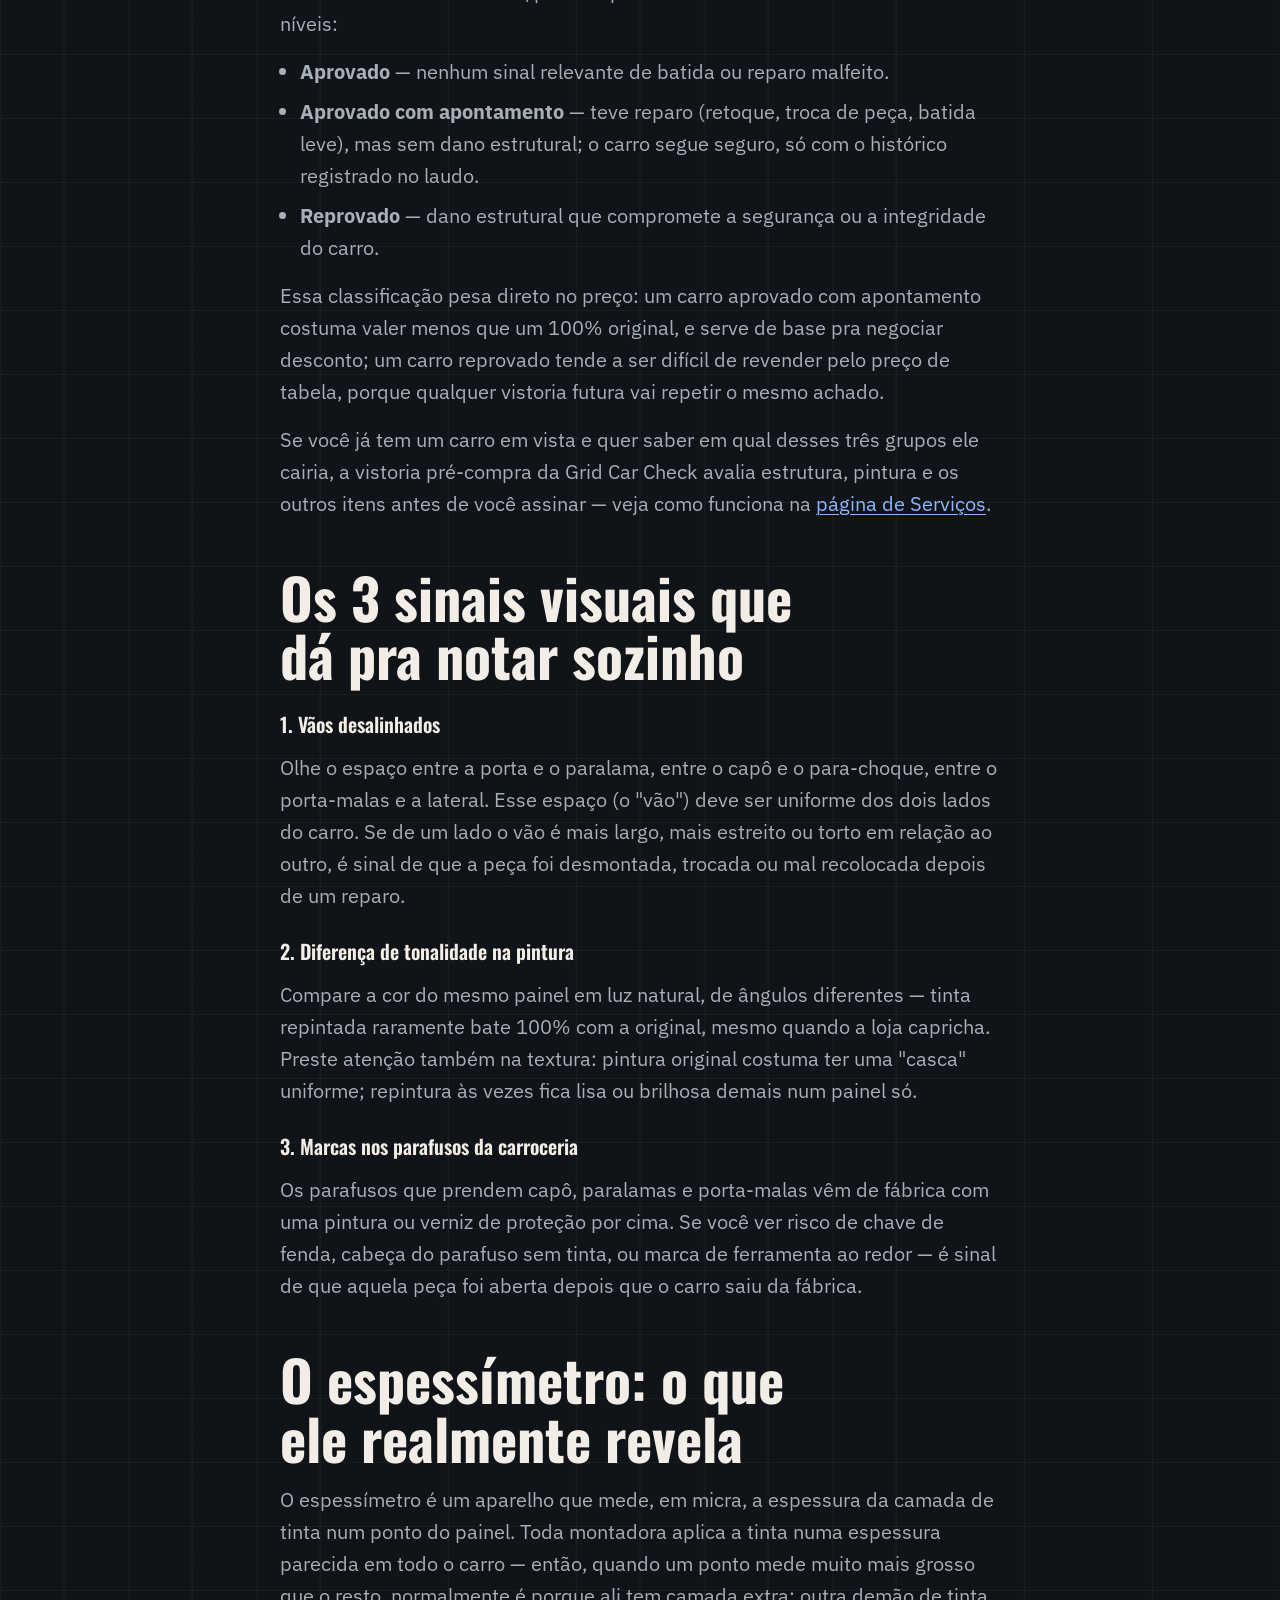
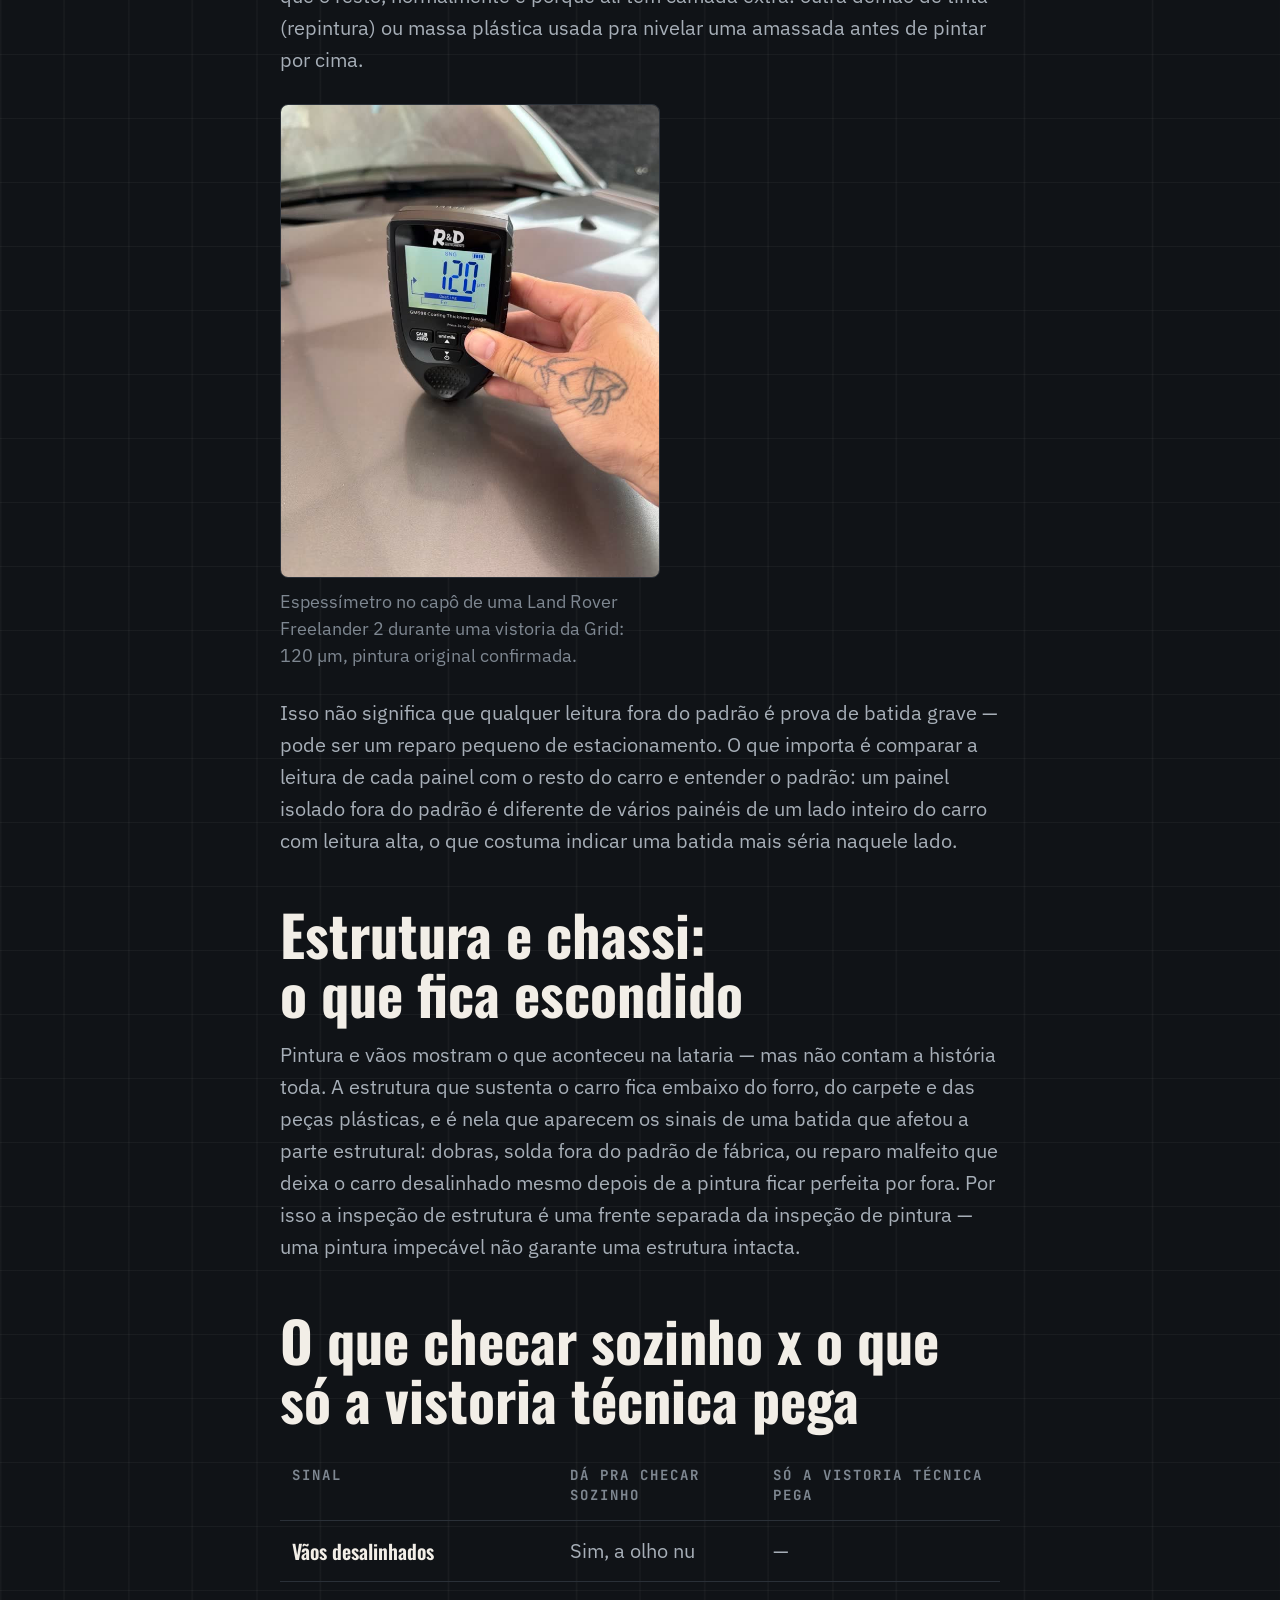
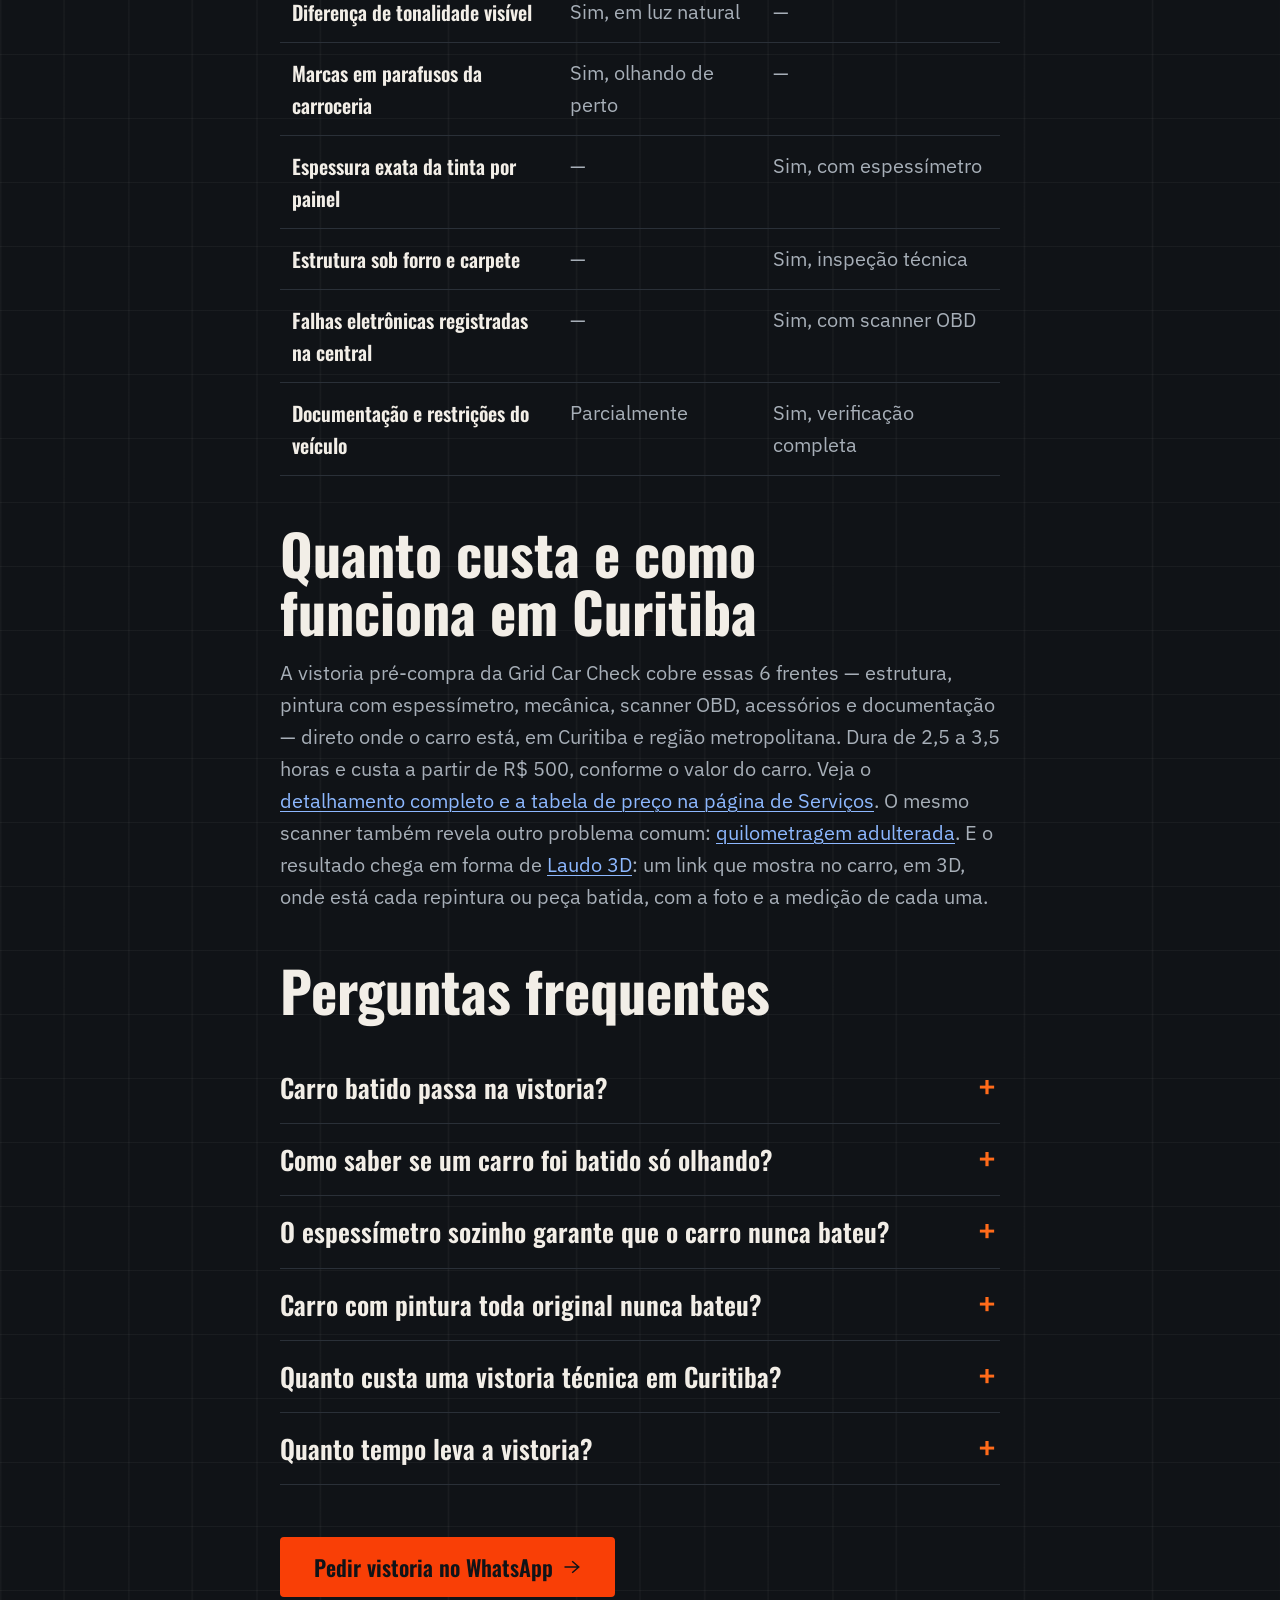
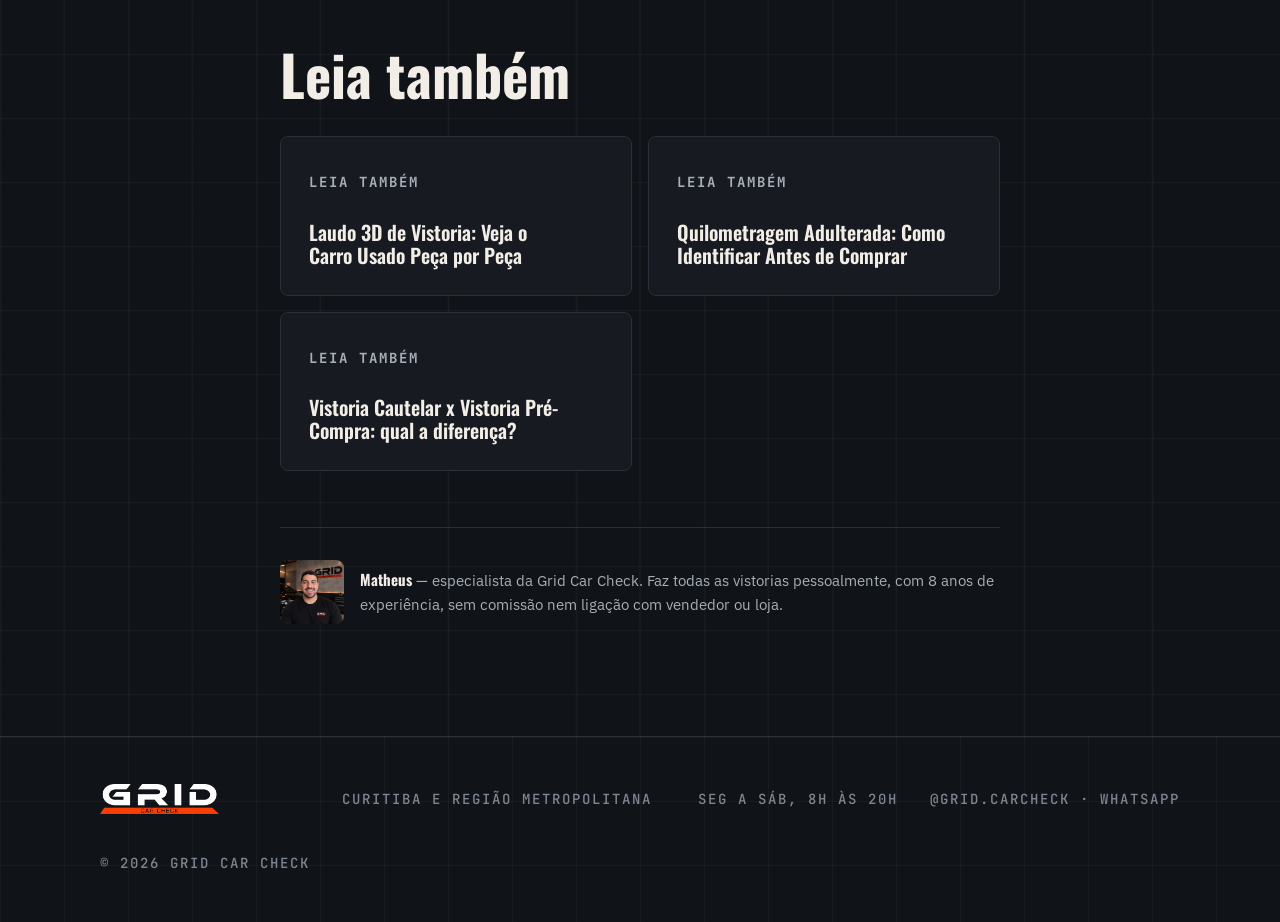
<file: blog/como-saber-se-o-carro-foi-batido/index.html>
<!DOCTYPE html>
<html lang="pt-BR">

<head>
  <meta charset="UTF-8">
  <meta name="viewport" content="width=device-width, initial-scale=1.0">

  <!-- Google tag (gtag.js) -->
  <script async src="https://www.googletagmanager.com/gtag/js?id=G-SVH3X3QNZ6"></script>
  <script>
    window.dataLayer = window.dataLayer || [];
    function gtag(){dataLayer.push(arguments);}
    gtag('js', new Date());

    gtag('config', 'G-SVH3X3QNZ6');
  </script>

  <title>Carro Batido Passa na Vistoria? Como Saber Antes de Comprar | Grid Car Check</title>
  <meta name="description"
    content="Carro batido passa na vistoria de transferência do Detran, mas pode reprovar na cautelar. Veja a diferença e como saber antes de comprar em Curitiba.">
  <meta name="robots" content="index, follow">
  <meta name="theme-color" content="#101317">
  <link rel="canonical" href="https://gridcarcheck.com.br/blog/como-saber-se-o-carro-foi-batido/">

  <meta property="og:type" content="article">
  <meta property="og:locale" content="pt_BR">
  <meta property="og:url" content="https://gridcarcheck.com.br/blog/como-saber-se-o-carro-foi-batido/">
  <meta property="og:site_name" content="Grid Car Check">
  <meta property="og:title" content="Carro Batido Passa na Vistoria? Como Saber Antes de Comprar">
  <meta property="og:description"
    content="Carro batido passa na vistoria de transferência do Detran, mas pode reprovar na cautelar. Veja a diferença e como saber antes de comprar em Curitiba.">
  <meta property="og:image" content="https://gridcarcheck.com.br/assets/images/og-image.png">
  <meta property="og:image:width" content="1200">
  <meta property="og:image:height" content="630">
  <meta property="og:image:alt" content="Grid Car Check — carro batido passa na vistoria?">

  <meta name="twitter:card" content="summary_large_image">
  <meta name="twitter:title" content="Carro Batido Passa na Vistoria? Como Saber Antes de Comprar">
  <meta name="twitter:description"
    content="Carro batido passa na vistoria de transferência do Detran, mas pode reprovar na cautelar. Veja a diferença em Curitiba.">
  <meta name="twitter:image" content="https://gridcarcheck.com.br/assets/images/og-image.png">

  <link rel="icon" href="/assets/images/favicon.png">
  <link rel="apple-touch-icon" href="/assets/images/favicon-180.png">
  <link rel="preconnect" href="https://fonts.googleapis.com">
  <link rel="preconnect" href="https://fonts.gstatic.com" crossorigin>
  <link
    href="https://fonts.googleapis.com/css2?family=IBM+Plex+Sans:wght@400;500;600&family=JetBrains+Mono:wght@500;700&family=Oswald:wght@600;700&display=swap"
    rel="stylesheet">
  <link rel="stylesheet" href="/css/style.css">

  <!-- CSS só desta página: mesma estrutura de artigo do primeiro post do blog -->
  <style>
    .article { max-width: 760px; margin: 0 auto; }
    .article h2 { max-width: none; margin-top: 48px; margin-bottom: 16px; }
    .article h2:first-child { margin-top: 0; }
    .article h3 { margin-top: 28px; margin-bottom: 8px; font-size: 20px; }
    .article p + p, .article ul + p, .article p + ul, .article h3 + p { margin-top: 16px; }
    .article p { color: var(--muted); }
    .article ul { color: var(--muted); padding-left: 20px; margin: 16px 0; }
    .article li + li { margin-top: 8px; }
    .bluf { background: var(--panel); border: 1px solid var(--line); border-left: 3px solid var(--accent); border-radius: 8px; padding: 24px; margin-top: 24px; }
    .bluf p { color: var(--text); margin: 0; font-size: 1.05em; }
    .compare { width: 100%; border-collapse: collapse; margin-top: 24px; }
    .compare caption { text-align: left; }
    .compare th, .compare td { padding: 14px 12px; text-align: left; border-bottom: 1px solid var(--line); vertical-align: top; }
    .compare thead th { font: 700 var(--fs-mono)/1.4 var(--mono); letter-spacing: 2px; text-transform: uppercase; color: var(--faint); }
    .compare tbody th { font-family: var(--display); font-weight: 600; color: var(--text); }
    .compare td { color: var(--muted); }
    .byline { display: flex; gap: 16px; align-items: center; margin-top: 56px; padding-top: 32px; border-top: 1px solid var(--line); }
    .byline img { width: 64px; height: 64px; border-radius: 8px; object-fit: cover; object-position: 50% 28%; flex: none; }
    .byline p { margin: 0; color: var(--muted); font-size: 15px; }
    .byline strong { color: var(--text); font-family: var(--display); }
  </style>

  <!-- BlogPosting (E-E-A-T: autor nomeado) + BreadcrumbList + FAQPage espelhando o FAQ visível abaixo -->
  <script type="application/ld+json">
  {
    "@context": "https://schema.org",
    "@graph": [
      {
        "@type": "BlogPosting",
        "headline": "Carro Batido Passa na Vistoria? Como Saber Antes de Comprar em Curitiba",
        "description": "Carro batido passa na vistoria de transferência do Detran, mas pode reprovar na cautelar. Veja a diferença e como saber antes de comprar em Curitiba.",
        "datePublished": "2026-10-08",
        "dateModified": "2026-11-13",
        "inLanguage": "pt-BR",
        "author": { "@type": "Person", "name": "Matheus", "jobTitle": "Especialista em vistoria de veículos" },
        "publisher": { "@id": "https://gridcarcheck.com.br/#empresa" },
        "mainEntityOfPage": "https://gridcarcheck.com.br/blog/como-saber-se-o-carro-foi-batido/"
      },
      {
        "@type": "BreadcrumbList",
        "itemListElement": [
          { "@type": "ListItem", "position": 1, "name": "Home", "item": "https://gridcarcheck.com.br/" },
          { "@type": "ListItem", "position": 2, "name": "Blog", "item": "https://gridcarcheck.com.br/blog/" },
          { "@type": "ListItem", "position": 3, "name": "Como Saber se um Carro Foi Batido", "item": "https://gridcarcheck.com.br/blog/como-saber-se-o-carro-foi-batido/" }
        ]
      },
      {
        "@type": "FAQPage",
        "mainEntity": [
          {
            "@type": "Question", "name": "Carro batido passa na vistoria?",
            "acceptedAnswer": { "@type": "Answer", "text": "Depende. Na vistoria de transferência do Detran, sim — ela costuma conferir identificação do carro (chassi, motor, placa) e itens obrigatórios de segurança, não se o carro já foi batido. Na vistoria cautelar/pré-compra, só se o reparo foi bem feito e sem dano estrutural; dano em longarina, coluna, assoalho ou torre de suspensão pode reprovar o laudo." }
          },
          {
            "@type": "Question", "name": "Como saber se um carro foi batido só olhando?",
            "acceptedAnswer": { "@type": "Answer", "text": "Três sinais dão pista: vãos desalinhados entre portas, capô e paralamas; diferença de tonalidade da pintura entre painéis sob luz natural; e marcas de chave de fenda ou parafuso riscado na carroceria. Nenhum desses sinais sozinho é prova definitiva, mas juntos levantam suspeita." }
          },
          {
            "@type": "Question", "name": "O espessímetro sozinho garante que o carro nunca bateu?",
            "acceptedAnswer": { "@type": "Answer", "text": "Não sozinho. O espessímetro mede a espessura da tinta e aponta onde ela foge do padrão do carro, o que costuma indicar retoque, repintura ou massa plástica por baixo. Mas a leitura precisa ser interpretada por quem sabe comparar entre painéis e cruzar com o resto da inspeção." }
          },
          {
            "@type": "Question", "name": "Carro com pintura toda original nunca bateu?",
            "acceptedAnswer": { "@type": "Answer", "text": "Não necessariamente. Batidas leves podem ser reparadas sem mexer na pintura original de alguns painéis, ou a estrutura interna pode ter sido afetada sem deixar sinal visível por fora. Por isso a inspeção de estrutura é separada da inspeção de pintura." }
          },
          {
            "@type": "Question", "name": "Quanto custa uma vistoria técnica em Curitiba?",
            "acceptedAnswer": { "@type": "Answer", "text": "A partir de R$ 500. O valor varia conforme o preço do carro: até R$ 100 mil, R$ 500; de R$ 100 mil a R$ 300 mil, R$ 700; de R$ 300 mil a R$ 500 mil, R$ 900; de R$ 500 mil a R$ 1 milhão, R$ 1.200." }
          },
          {
            "@type": "Question", "name": "Quanto tempo leva a vistoria?",
            "acceptedAnswer": { "@type": "Answer", "text": "De 2,5 a 3,5 horas, conforme o carro." }
          }
        ]
      }
    ]
  }
  </script>

  <!-- Meta Pixel Code -->
  <script>
    !function(f,b,e,v,n,t,s)
    {if(f.fbq)return;n=f.fbq=function(){n.callMethod?
    n.callMethod.apply(n,arguments):n.queue.push(arguments)};
    if(!f._fbq)f._fbq=n;n.push=n;n.loaded=!0;n.version='2.0';
    n.queue=[];t=b.createElement(e);t.async=!0;
    t.src=v;s=b.getElementsByTagName(e)[0];
    s.parentNode.insertBefore(t,s)}(window, document,'script',
    'https://connect.facebook.net/en_US/fbevents.js');
    fbq('init', '866001702810701');
    fbq('track', 'PageView');
  </script>
  <noscript><img height="1" width="1" style="display:none"
      src="https://www.facebook.com/tr?id=866001702810701&ev=PageView&noscript=1" /></noscript>
  <!-- End Meta Pixel Code -->
</head>

<body>
  <a class="skip" href="#conteudo">Ir para o conteúdo</a>

  <header class="header">
    <div class="container header__inner">
      <a href="/" aria-label="Grid Car Check"><img class="logo" src="/assets/images/grid-logo.png"
          alt="Grid Car Check" width="146" height="37"></a>
      <nav class="nav" id="nav-principal" aria-label="Navegação principal">
        <a href="/">Home</a>
        <a href="/servicos/">Serviços</a>
        <a href="/blog/">Blog</a>
      </nav>
      <div class="header__actions">
        <a href="#" class="btn btn--small" data-whatsapp>Falar no WhatsApp</a>
        <button class="nav-toggle" type="button" aria-expanded="false" aria-controls="nav-principal" aria-label="Abrir menu">
          <svg viewBox="0 0 24 24" aria-hidden="true"><path d="M3 6h18M3 12h18M3 18h18" /></svg>
        </button>
      </div>
    </div>
  </header>

  <main id="conteudo">
    <section class="blueprint hero">
      <div class="container narrow">
        <p class="mono"><a href="/blog/">Blog</a> · Vistoria</p>
        <h1 style="margin-top:16px">Carro Batido Passa na Vistoria? <span class="accent">Como Saber Antes de Comprar</span></h1>
        <p class="lead">Os sinais que dá pra notar sozinho — e o que só a vistoria técnica pega, em Curitiba e região metropolitana.</p>
      </div>
    </section>

    <section class="blueprint section">
      <div class="container narrow article">

        <div class="bluf">
          <p><strong>Resposta direta:</strong> três sinais dão pista de que um carro já foi batido: vãos desalinhados entre portas, capô e paralamas; diferença de tonalidade da pintura entre painéis sob luz natural; e marcas de chave de fenda ou parafuso riscado na carroceria, sinal de que a peça foi removida e recolocada. Nenhum desses sinais sozinho é prova definitiva — mas juntos levantam suspeita. Para confirmar de verdade, e saber se a estrutura por baixo também foi afetada, só com espessímetro de tinta e inspeção técnica da estrutura.</p>
        </div>

        <p style="margin-top:24px"><a href="#" class="btn" data-whatsapp
          data-mensagem="Oi! Vi o blog da Grid e quero pedir uma vistoria pré-compra. O carro é um ">Pedir vistoria no WhatsApp</a></p>

        <h2>Carro batido passa na vistoria?</h2>
        <p>Depende de qual vistoria. A <strong>vistoria de transferência</strong> (Detran, numa ECV — Empresa Credenciada de Vistoria) costuma conferir identificação do carro: chassi, motor, placa, lacres e itens obrigatórios de segurança; ela não avalia se o carro já foi batido, então um carro batido e bem reparado normalmente passa nela sem problema. Já a <strong>vistoria cautelar/pré-compra</strong> avalia estrutura, pintura e a qualidade do reparo: uma batida leve e bem reparada tende a virar só um apontamento no laudo, mas dano estrutural — em longarina, coluna, assoalho ou torre de suspensão — pode reprovar o carro.</p>

        <p>O laudo da vistoria cautelar/pré-compra costuma classificar o carro em três níveis:</p>
        <ul>
          <li><strong>Aprovado</strong> — nenhum sinal relevante de batida ou reparo malfeito.</li>
          <li><strong>Aprovado com apontamento</strong> — teve reparo (retoque, troca de peça, batida leve), mas sem dano estrutural; o carro segue seguro, só com o histórico registrado no laudo.</li>
          <li><strong>Reprovado</strong> — dano estrutural que compromete a segurança ou a integridade do carro.</li>
        </ul>
        <p>Essa classificação pesa direto no preço: um carro aprovado com apontamento costuma valer menos que um 100% original, e serve de base pra negociar desconto; um carro reprovado tende a ser difícil de revender pelo preço de tabela, porque qualquer vistoria futura vai repetir o mesmo achado.</p>
        <p>Se você já tem um carro em vista e quer saber em qual desses três grupos ele cairia, a vistoria pré-compra da Grid Car Check avalia estrutura, pintura e os outros itens antes de você assinar — veja como funciona na <a href="/servicos/#vistoria">página de Serviços</a>.</p>

        <h2>Os 3 sinais visuais que dá pra notar sozinho</h2>

        <h3>1. Vãos desalinhados</h3>
        <p>Olhe o espaço entre a porta e o paralama, entre o capô e o para-choque, entre o porta-malas e a lateral. Esse espaço (o "vão") deve ser uniforme dos dois lados do carro. Se de um lado o vão é mais largo, mais estreito ou torto em relação ao outro, é sinal de que a peça foi desmontada, trocada ou mal recolocada depois de um reparo.</p>

        <h3>2. Diferença de tonalidade na pintura</h3>
        <p>Compare a cor do mesmo painel em luz natural, de ângulos diferentes — tinta repintada raramente bate 100% com a original, mesmo quando a loja capricha. Preste atenção também na textura: pintura original costuma ter uma "casca" uniforme; repintura às vezes fica lisa ou brilhosa demais num painel só.</p>

        <h3>3. Marcas nos parafusos da carroceria</h3>
        <p>Os parafusos que prendem capô, paralamas e porta-malas vêm de fábrica com uma pintura ou verniz de proteção por cima. Se você ver risco de chave de fenda, cabeça do parafuso sem tinta, ou marca de ferramenta ao redor — é sinal de que aquela peça foi aberta depois que o carro saiu da fábrica.</p>

        <h2>O espessímetro: o que ele realmente revela</h2>
        <p>O espessímetro é um aparelho que mede, em micra, a espessura da camada de tinta num ponto do painel. Toda montadora aplica a tinta numa espessura parecida em todo o carro — então, quando um ponto mede muito mais grosso que o resto, normalmente é porque ali tem camada extra: outra demão de tinta (repintura) ou massa plástica usada pra nivelar uma amassada antes de pintar por cima.</p>
        <figure>
          <img src="/assets/images/vistorias/freelander-pintura.jpg" width="720" height="900" loading="lazy" alt="Espessímetro marcando 120 micrômetros no capô de uma Land Rover Freelander 2">
          <figcaption>Espessímetro no capô de uma Land Rover Freelander 2 durante uma vistoria da Grid: 120 µm, pintura original confirmada.</figcaption>
        </figure>

        <p>Isso não significa que qualquer leitura fora do padrão é prova de batida grave — pode ser um reparo pequeno de estacionamento. O que importa é comparar a leitura de cada painel com o resto do carro e entender o padrão: um painel isolado fora do padrão é diferente de vários painéis de um lado inteiro do carro com leitura alta, o que costuma indicar uma batida mais séria naquele lado.</p>

        <h2>Estrutura e chassi: o que fica escondido</h2>
        <p>Pintura e vãos mostram o que aconteceu na lataria — mas não contam a história toda. A estrutura que sustenta o carro fica embaixo do forro, do carpete e das peças plásticas, e é nela que aparecem os sinais de uma batida que afetou a parte estrutural: dobras, solda fora do padrão de fábrica, ou reparo malfeito que deixa o carro desalinhado mesmo depois de a pintura ficar perfeita por fora. Por isso a inspeção de estrutura é uma frente separada da inspeção de pintura — uma pintura impecável não garante uma estrutura intacta.</p>

        <h2>O que checar sozinho x o que só a vistoria técnica pega</h2>
        <table class="compare">
          <caption class="sr">O que o comprador pode checar sozinho e o que só a vistoria técnica identifica</caption>
          <thead>
            <tr>
              <th scope="col">Sinal</th>
              <th scope="col">Dá pra checar sozinho</th>
              <th scope="col">Só a vistoria técnica pega</th>
            </tr>
          </thead>
          <tbody>
            <tr>
              <th scope="row">Vãos desalinhados</th>
              <td>Sim, a olho nu</td>
              <td>—</td>
            </tr>
            <tr>
              <th scope="row">Diferença de tonalidade visível</th>
              <td>Sim, em luz natural</td>
              <td>—</td>
            </tr>
            <tr>
              <th scope="row">Marcas em parafusos da carroceria</th>
              <td>Sim, olhando de perto</td>
              <td>—</td>
            </tr>
            <tr>
              <th scope="row">Espessura exata da tinta por painel</th>
              <td>—</td>
              <td>Sim, com espessímetro</td>
            </tr>
            <tr>
              <th scope="row">Estrutura sob forro e carpete</th>
              <td>—</td>
              <td>Sim, inspeção técnica</td>
            </tr>
            <tr>
              <th scope="row">Falhas eletrônicas registradas na central</th>
              <td>—</td>
              <td>Sim, com scanner OBD</td>
            </tr>
            <tr>
              <th scope="row">Documentação e restrições do veículo</th>
              <td>Parcialmente</td>
              <td>Sim, verificação completa</td>
            </tr>
          </tbody>
        </table>

        <h2>Quanto custa e como funciona em Curitiba</h2>
        <p>A vistoria pré-compra da Grid Car Check cobre essas 6 frentes — estrutura, pintura com espessímetro, mecânica, scanner OBD, acessórios e documentação — direto onde o carro está, em Curitiba e região metropolitana. Dura de 2,5 a 3,5 horas e custa a partir de R$ 500, conforme o valor do carro. Veja o <a href="/servicos/#vistoria">detalhamento completo e a tabela de preço na página de Serviços</a>. O mesmo scanner também revela outro problema comum: <a href="/blog/quilometragem-adulterada/">quilometragem adulterada</a>. E o resultado chega em forma de <a href="/blog/laudo-3d-vistoria-carro-usado/">Laudo 3D</a>: um link que mostra no carro, em 3D, onde está cada repintura ou peça batida, com a foto e a medição de cada uma.</p>

        <h2>Perguntas frequentes</h2>
        <div class="faq">
          <details>
            <summary>Carro batido passa na vistoria?</summary>
            <p>Depende. Na vistoria de transferência do Detran, sim — ela costuma conferir identificação do carro (chassi, motor, placa) e itens obrigatórios de segurança, não se o carro já foi batido. Na vistoria cautelar/pré-compra, só se o reparo foi bem feito e sem dano estrutural; dano em longarina, coluna, assoalho ou torre de suspensão pode reprovar o laudo.</p>
          </details>
          <details>
            <summary>Como saber se um carro foi batido só olhando?</summary>
            <p>Três sinais dão pista: vãos desalinhados entre portas, capô e paralamas; diferença de tonalidade da pintura entre painéis sob luz natural; e marcas de chave de fenda ou parafuso riscado na carroceria. Nenhum desses sinais sozinho é prova definitiva, mas juntos levantam suspeita.</p>
          </details>
          <details>
            <summary>O espessímetro sozinho garante que o carro nunca bateu?</summary>
            <p>Não sozinho. O espessímetro mede a espessura da tinta e aponta onde ela foge do padrão do carro, o que costuma indicar retoque, repintura ou massa plástica por baixo. Mas a leitura precisa ser interpretada por quem sabe comparar entre painéis e cruzar com o resto da inspeção.</p>
          </details>
          <details>
            <summary>Carro com pintura toda original nunca bateu?</summary>
            <p>Não necessariamente. Batidas leves podem ser reparadas sem mexer na pintura original de alguns painéis, ou a estrutura interna pode ter sido afetada sem deixar sinal visível por fora. Por isso a inspeção de estrutura é separada da inspeção de pintura.</p>
          </details>
          <details>
            <summary>Quanto custa uma vistoria técnica em Curitiba?</summary>
            <p>A partir de R$ 500. O valor varia conforme o preço do carro: até R$ 100 mil, R$ 500; de R$ 100 mil a R$ 300 mil, R$ 700; de R$ 300 mil a R$ 500 mil, R$ 900; de R$ 500 mil a R$ 1 milhão, R$ 1.200.</p>
          </details>
          <details>
            <summary>Quanto tempo leva a vistoria?</summary>
            <p>De 2,5 a 3,5 horas, conforme o carro.</p>
          </details>
        </div>

        <p style="margin-top:32px"><a href="#" class="btn btn--big" data-whatsapp
          data-mensagem="Oi! Vi o blog da Grid e quero pedir uma vistoria pré-compra. O carro é um ">Pedir vistoria no WhatsApp</a></p>

        <h2>Leia também</h2>
        <div class="grid3" style="grid-template-columns: repeat(auto-fit, minmax(240px, 1fr));">
          <a href="/blog/laudo-3d-vistoria-carro-usado/" class="card" style="text-decoration:none">
            <p class="eyebrow eyebrow--sm">Leia também</p>
            <h3 style="margin-bottom:0">Laudo 3D de Vistoria: Veja o Carro Usado Peça por Peça</h3>
          </a>
          <a href="/blog/quilometragem-adulterada/" class="card" style="text-decoration:none">
            <p class="eyebrow eyebrow--sm">Leia também</p>
            <h3 style="margin-bottom:0">Quilometragem Adulterada: Como Identificar Antes de Comprar</h3>
          </a>
          <a href="/blog/vistoria-cautelar-vs-pre-compra/" class="card" style="text-decoration:none">
            <p class="eyebrow eyebrow--sm">Leia também</p>
            <h3 style="margin-bottom:0">Vistoria Cautelar x Vistoria Pré-Compra: qual a diferença?</h3>
          </a>
        </div>

        <div class="byline">
          <img src="/assets/images/matheus.jpg" alt="Matheus, especialista da Grid Car Check">
          <p><strong>Matheus</strong> — especialista da Grid Car Check. Faz todas as vistorias pessoalmente, com 8 anos de experiência, sem comissão nem ligação com vendedor ou loja.</p>
        </div>
      </div>
    </section>
  </main>

  <footer class="blueprint footer">
    <div class="container footer__inner">
      <img class="logo" src="/assets/images/grid-logo.png" alt="Grid Car Check" width="110" height="28"
        loading="lazy">
      <p class="mono">Curitiba e região metropolitana</p>
      <p class="mono">Seg a sáb, 8h às 20h</p>
      <p class="mono"><a href="https://instagram.com/grid.carcheck" target="_blank"
          rel="noopener">@grid.carcheck</a> · <a href="#" data-whatsapp>WhatsApp</a></p>
      <p class="mono">© <span id="ano"></span> Grid Car Check</p>
    </div>
  </footer>

  <a href="#" class="sticky-cta" data-whatsapp aria-label="Falar no WhatsApp">
    <svg viewBox="0 0 24 24" aria-hidden="true">
      <path d="M7.9 20A9 9 0 1 0 4 16.1L2 22Z" />
    </svg>
    <span>Falar no WhatsApp</span>
  </a>

  <script src="/js/main.js"></script>
</body>

</html>
</file>
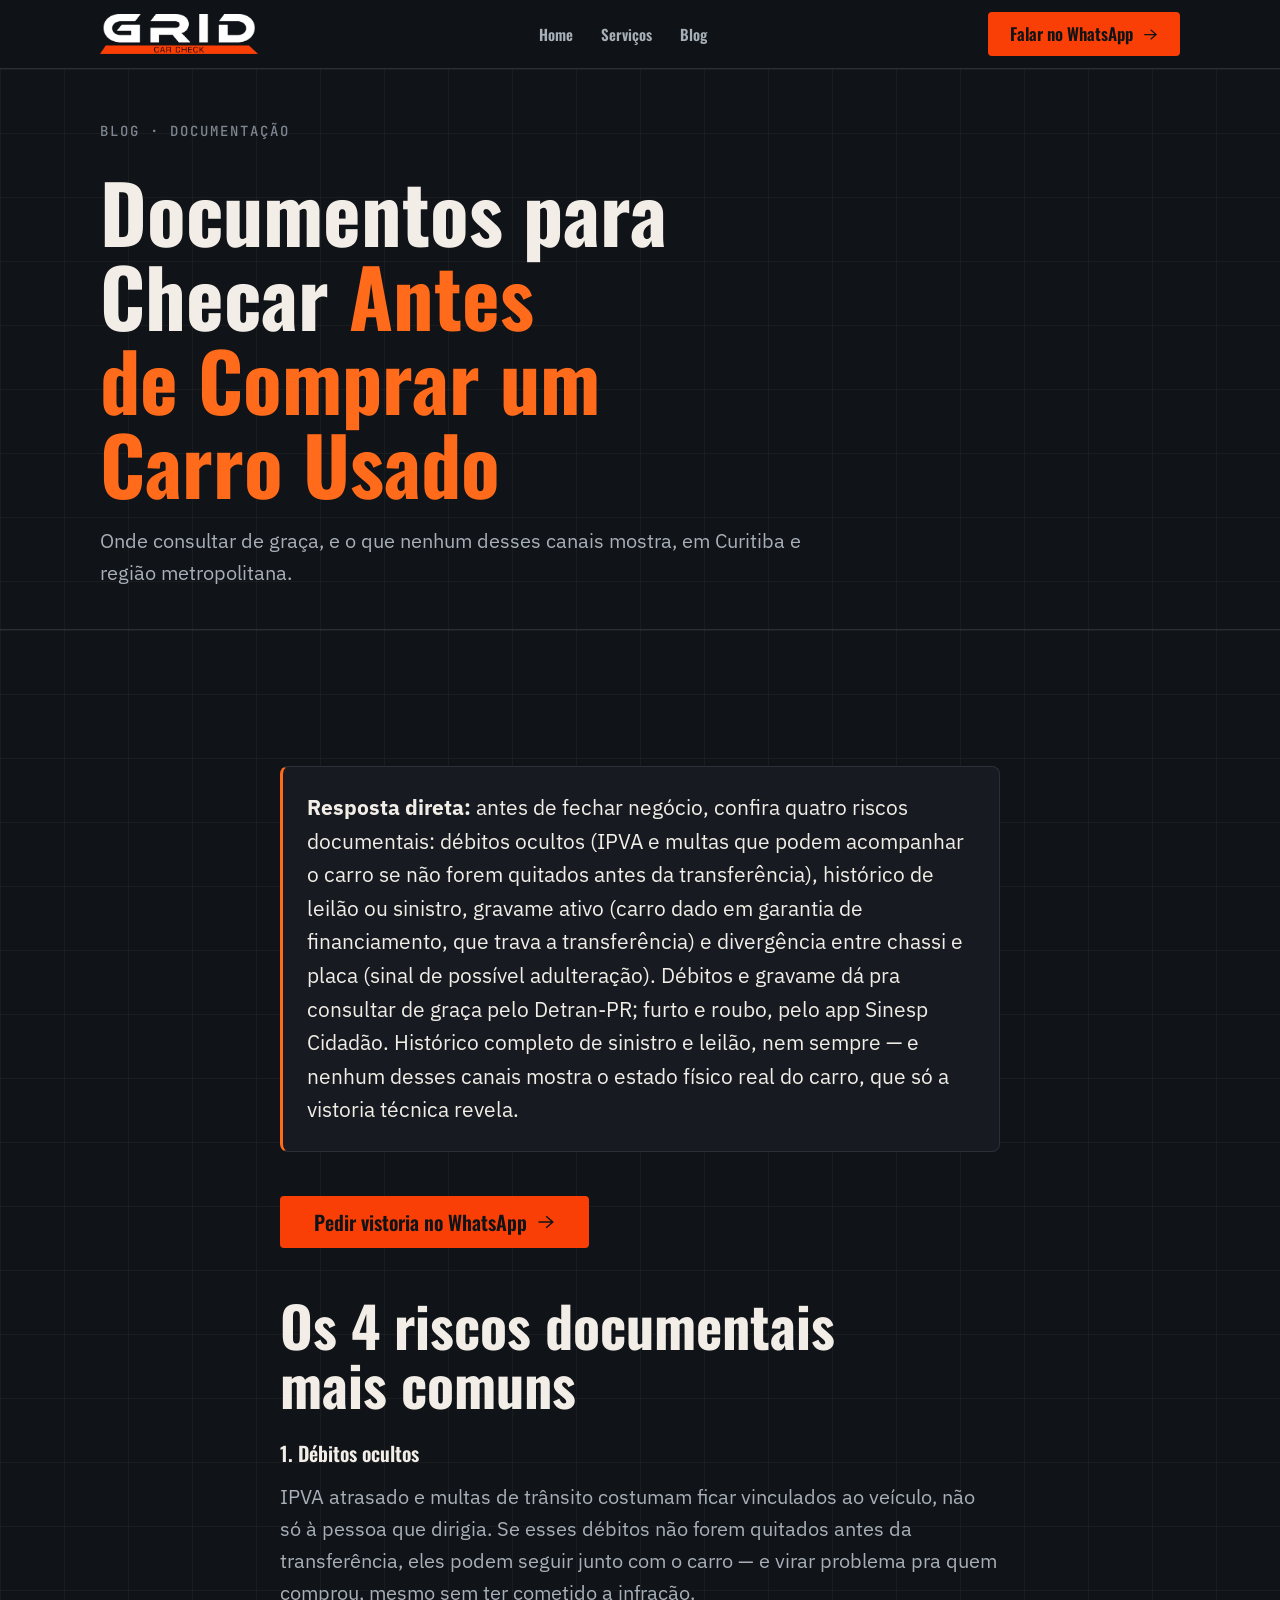
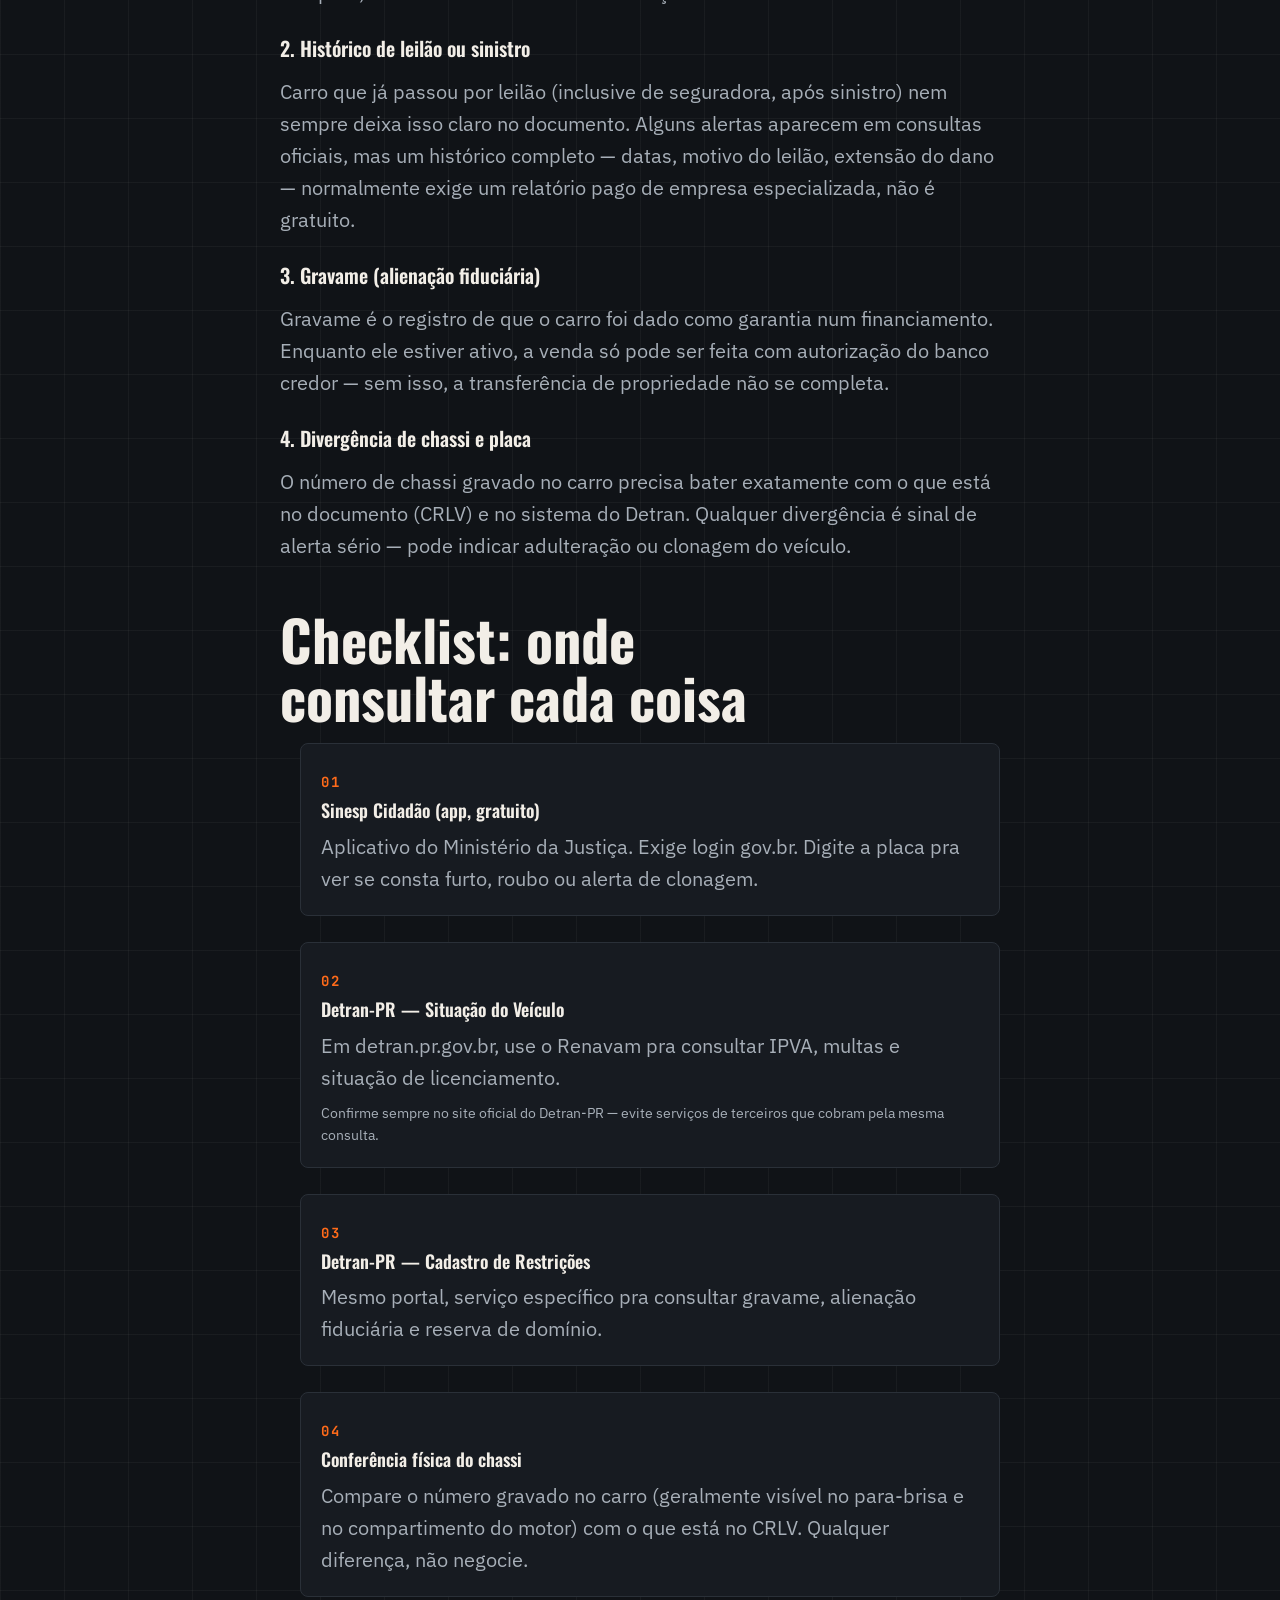
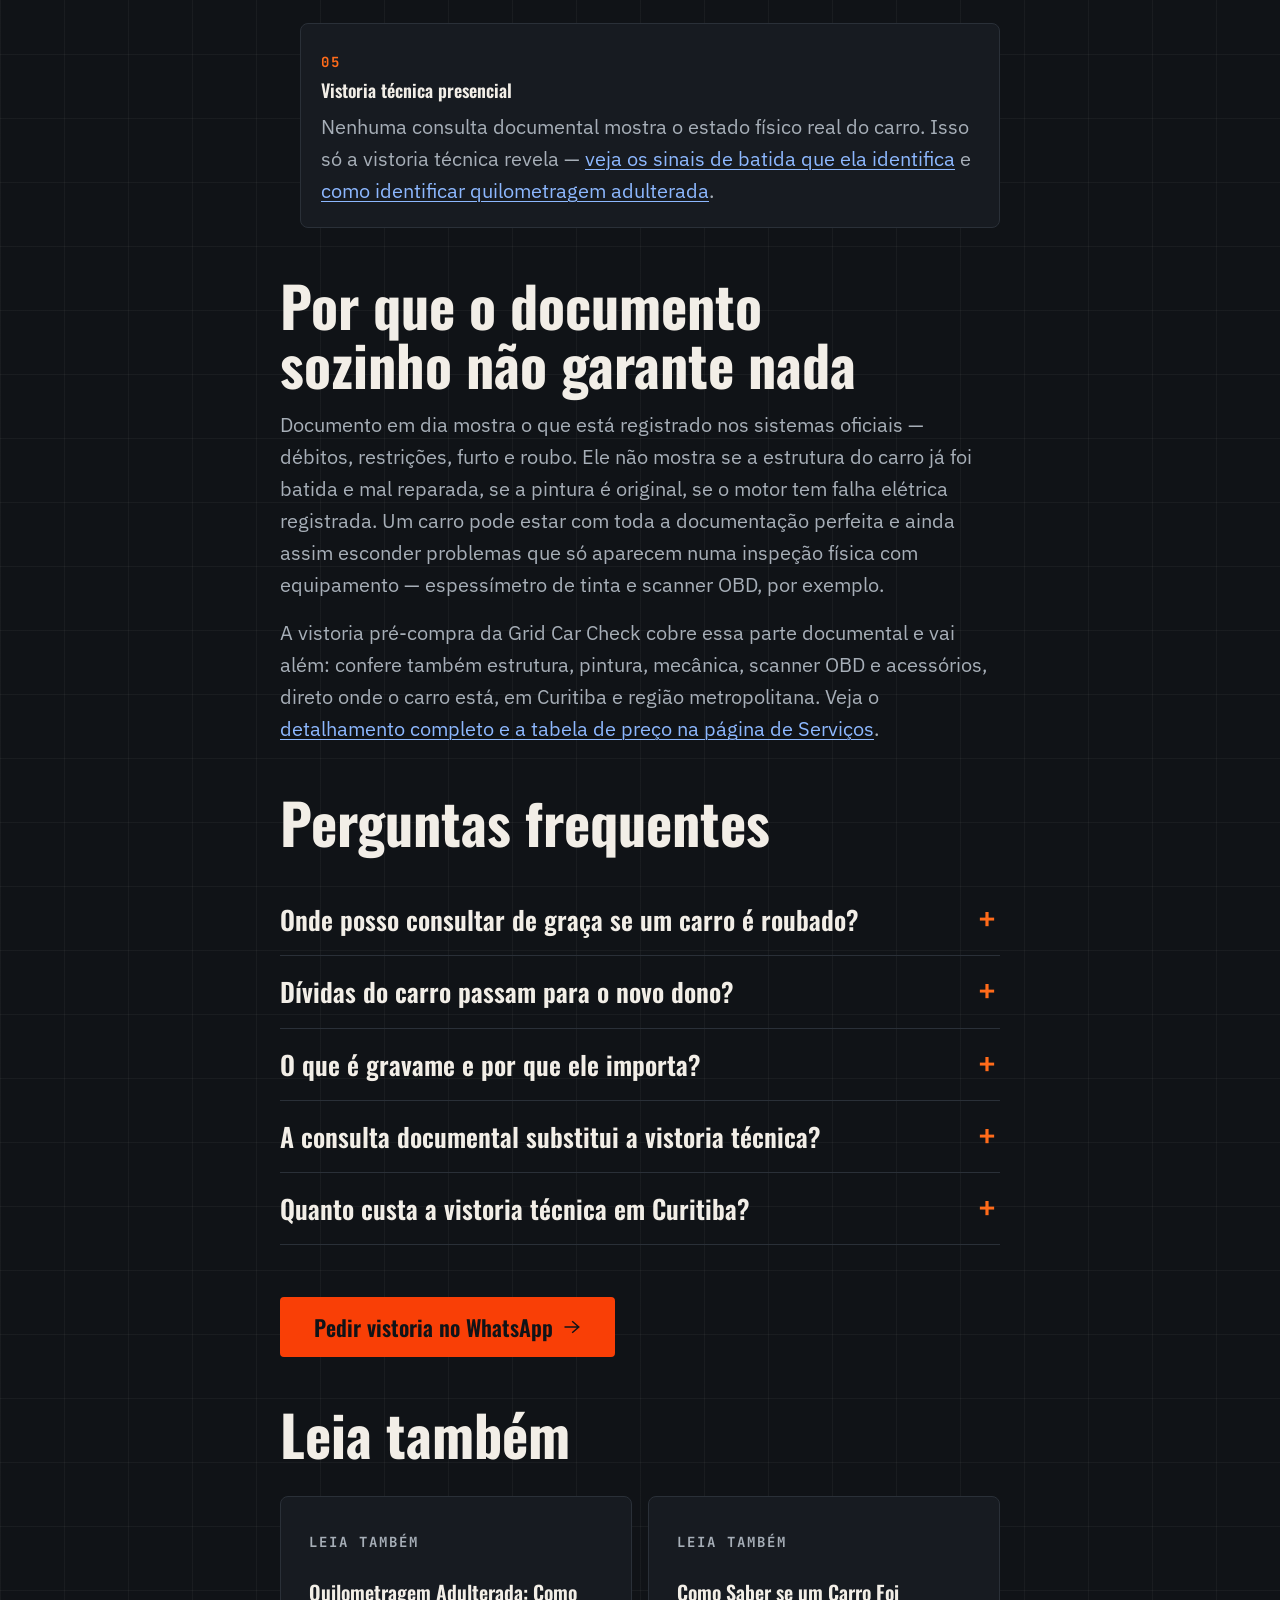
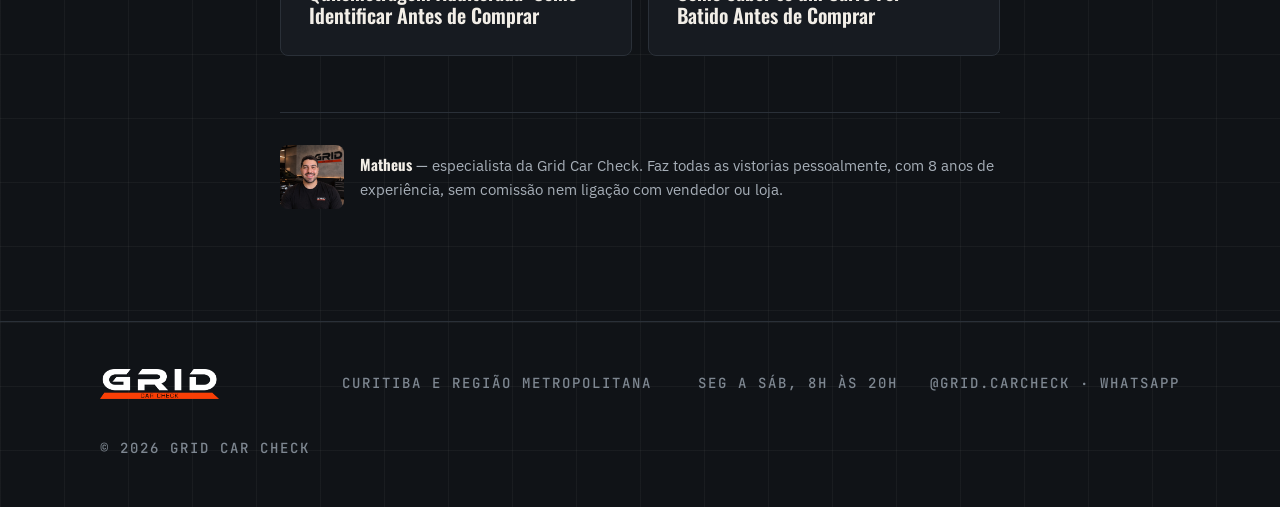
<file: blog/documentos-carro-usado-curitiba/index.html>
<!DOCTYPE html>
<html lang="pt-BR">

<head>
  <meta charset="UTF-8">
  <meta name="viewport" content="width=device-width, initial-scale=1.0">

  <!-- Google tag (gtag.js) -->
  <script async src="https://www.googletagmanager.com/gtag/js?id=G-SVH3X3QNZ6"></script>
  <script>
    window.dataLayer = window.dataLayer || [];
    function gtag(){dataLayer.push(arguments);}
    gtag('js', new Date());

    gtag('config', 'G-SVH3X3QNZ6');
  </script>

  <title>Documentos para Checar Antes de Comprar um Carro Usado em Curitiba | Grid Car Check</title>
  <meta name="description"
    content="Débitos ocultos, gravame, histórico de leilão e divergência de chassi: onde consultar de graça e o que esses canais não mostram, em Curitiba.">
  <meta name="robots" content="index, follow">
  <meta name="theme-color" content="#101317">
  <link rel="canonical" href="https://gridcarcheck.com.br/blog/documentos-carro-usado-curitiba/">

  <meta property="og:type" content="article">
  <meta property="og:locale" content="pt_BR">
  <meta property="og:url" content="https://gridcarcheck.com.br/blog/documentos-carro-usado-curitiba/">
  <meta property="og:site_name" content="Grid Car Check">
  <meta property="og:title" content="Documentos para Checar Antes de Comprar um Carro Usado em Curitiba">
  <meta property="og:description"
    content="Débitos ocultos, gravame, histórico de leilão/sinistro e divergência de chassi: veja onde consultar de graça e o que esses canais não mostram.">
  <meta property="og:image" content="https://gridcarcheck.com.br/assets/images/og-image.png">
  <meta property="og:image:width" content="1200">
  <meta property="og:image:height" content="630">
  <meta property="og:image:alt" content="Grid Car Check — documentos para checar antes de comprar carro usado">

  <meta name="twitter:card" content="summary_large_image">
  <meta name="twitter:title" content="Documentos para Checar Antes de Comprar um Carro Usado em Curitiba">
  <meta name="twitter:description"
    content="Débitos ocultos, gravame, histórico de leilão/sinistro e chassi: onde consultar de graça e o que esses canais não mostram.">
  <meta name="twitter:image" content="https://gridcarcheck.com.br/assets/images/og-image.png">

  <link rel="icon" href="/assets/images/favicon.png">
  <link rel="apple-touch-icon" href="/assets/images/favicon-180.png">
  <link rel="preconnect" href="https://fonts.googleapis.com">
  <link rel="preconnect" href="https://fonts.gstatic.com" crossorigin>
  <link
    href="https://fonts.googleapis.com/css2?family=IBM+Plex+Sans:wght@400;500;600&family=JetBrains+Mono:wght@500;700&family=Oswald:wght@600;700&display=swap"
    rel="stylesheet">
  <link rel="stylesheet" href="/css/style.css">

  <!-- CSS só desta página: mesma estrutura de artigo dos outros posts do blog -->
  <style>
    .article { max-width: 760px; margin: 0 auto; }
    .article h2 { max-width: none; margin-top: 48px; margin-bottom: 16px; }
    .article h2:first-child { margin-top: 0; }
    .article h3 { margin-top: 28px; margin-bottom: 8px; font-size: 20px; }
    .article p + p, .article ul + p, .article p + ul, .article h3 + p, .article ol + p { margin-top: 16px; }
    .article p { color: var(--muted); }
    .article ul, .article ol { color: var(--muted); padding-left: 20px; margin: 16px 0; }
    .article li + li { margin-top: 10px; }
    .bluf { background: var(--panel); border: 1px solid var(--line); border-left: 3px solid var(--accent); border-radius: 8px; padding: 24px; margin-top: 24px; }
    .bluf p { color: var(--text); margin: 0; font-size: 1.05em; }
    .steps-list { list-style: none; padding: 0; margin: 24px 0; display: grid; gap: 16px; }
    .steps-list li { background: var(--panel); border: 1px solid var(--line); border-radius: 8px; padding: 20px; color: var(--muted); }
    .steps-list strong { display: block; color: var(--text); font-family: var(--display); font-weight: 600; font-size: 18px; margin-bottom: 6px; }
    .steps-list .step-n { color: var(--accent); font: 700 var(--fs-mono)/1.4 var(--mono); letter-spacing: 2px; }
    .note { font-size: 14px; color: var(--faint); margin-top: 8px; }
    .byline { display: flex; gap: 16px; align-items: center; margin-top: 56px; padding-top: 32px; border-top: 1px solid var(--line); }
    .byline img { width: 64px; height: 64px; border-radius: 8px; object-fit: cover; object-position: 50% 28%; flex: none; }
    .byline p { margin: 0; color: var(--muted); font-size: 15px; }
    .byline strong { color: var(--text); font-family: var(--display); }
  </style>

  <!-- BlogPosting (E-E-A-T: autor nomeado) + BreadcrumbList + FAQPage espelhando o FAQ visível abaixo -->
  <script type="application/ld+json">
  {
    "@context": "https://schema.org",
    "@graph": [
      {
        "@type": "BlogPosting",
        "headline": "Documentos que Você Precisa Checar Antes de Comprar um Carro Usado em Curitiba",
        "description": "Débitos ocultos, gravame, histórico de leilão/sinistro e divergência de chassi: veja onde consultar de graça (Sinesp Cidadão, Detran-PR) e o que esses canais não mostram.",
        "datePublished": "2026-10-08",
        "dateModified": "2026-10-08",
        "inLanguage": "pt-BR",
        "author": { "@type": "Person", "name": "Matheus", "jobTitle": "Especialista em vistoria de veículos" },
        "publisher": { "@id": "https://gridcarcheck.com.br/#empresa" },
        "mainEntityOfPage": "https://gridcarcheck.com.br/blog/documentos-carro-usado-curitiba/"
      },
      {
        "@type": "BreadcrumbList",
        "itemListElement": [
          { "@type": "ListItem", "position": 1, "name": "Home", "item": "https://gridcarcheck.com.br/" },
          { "@type": "ListItem", "position": 2, "name": "Blog", "item": "https://gridcarcheck.com.br/blog/" },
          { "@type": "ListItem", "position": 3, "name": "Documentos para Checar Antes de Comprar", "item": "https://gridcarcheck.com.br/blog/documentos-carro-usado-curitiba/" }
        ]
      },
      {
        "@type": "FAQPage",
        "mainEntity": [
          {
            "@type": "Question", "name": "Onde posso consultar de graça se um carro é roubado?",
            "acceptedAnswer": { "@type": "Answer", "text": "No app Sinesp Cidadão, do Ministério da Justiça — é gratuito e exige login gov.br. Você digita a placa e o app mostra se consta furto, roubo ou alerta de clonagem." }
          },
          {
            "@type": "Question", "name": "Dívidas do carro passam para o novo dono?",
            "acceptedAnswer": { "@type": "Answer", "text": "IPVA e multas costumam ficar vinculados ao veículo, não só à pessoa — se não forem quitados antes da transferência, o débito pode acompanhar o carro e virar problema pra quem compra. Por isso vale consultar débitos pelo Renavam no Detran-PR antes de fechar negócio." }
          },
          {
            "@type": "Question", "name": "O que é gravame e por que ele importa?",
            "acceptedAnswer": { "@type": "Answer", "text": "Gravame é o registro de que o carro está dado em garantia de um financiamento (alienação fiduciária). Com gravame ativo, a venda só pode ser feita com autorização do banco credor, ou a transferência não se completa." }
          },
          {
            "@type": "Question", "name": "A consulta documental substitui a vistoria técnica?",
            "acceptedAnswer": { "@type": "Answer", "text": "Não. A consulta documental mostra o que está registrado nos sistemas oficiais — débitos, restrições, furto/roubo. Ela não mostra o estado físico real do carro, como batida reparada ou falha mecânica, que só uma vistoria técnica com equipamento identifica." }
          },
          {
            "@type": "Question", "name": "Quanto custa a vistoria técnica em Curitiba?",
            "acceptedAnswer": { "@type": "Answer", "text": "A partir de R$ 500. O valor varia conforme o preço do carro: até R$ 100 mil, R$ 500; de R$ 100 mil a R$ 300 mil, R$ 700; de R$ 300 mil a R$ 500 mil, R$ 900; de R$ 500 mil a R$ 1 milhão, R$ 1.200." }
          }
        ]
      }
    ]
  }
  </script>

  <!-- Meta Pixel Code -->
  <script>
    !function(f,b,e,v,n,t,s)
    {if(f.fbq)return;n=f.fbq=function(){n.callMethod?
    n.callMethod.apply(n,arguments):n.queue.push(arguments)};
    if(!f._fbq)f._fbq=n;n.push=n;n.loaded=!0;n.version='2.0';
    n.queue=[];t=b.createElement(e);t.async=!0;
    t.src=v;s=b.getElementsByTagName(e)[0];
    s.parentNode.insertBefore(t,s)}(window, document,'script',
    'https://connect.facebook.net/en_US/fbevents.js');
    fbq('init', '866001702810701');
    fbq('track', 'PageView');
  </script>
  <noscript><img height="1" width="1" style="display:none"
      src="https://www.facebook.com/tr?id=866001702810701&ev=PageView&noscript=1" /></noscript>
  <!-- End Meta Pixel Code -->
</head>

<body>
  <a class="skip" href="#conteudo">Ir para o conteúdo</a>

  <header class="header">
    <div class="container header__inner">
      <a href="/" aria-label="Grid Car Check"><img class="logo" src="/assets/images/grid-logo.png"
          alt="Grid Car Check" width="146" height="37"></a>
      <nav class="nav" id="nav-principal" aria-label="Navegação principal">
        <a href="/">Home</a>
        <a href="/servicos/">Serviços</a>
        <a href="/blog/">Blog</a>
      </nav>
      <div class="header__actions">
        <a href="#" class="btn btn--small" data-whatsapp>Falar no WhatsApp</a>
        <button class="nav-toggle" type="button" aria-expanded="false" aria-controls="nav-principal" aria-label="Abrir menu">
          <svg viewBox="0 0 24 24" aria-hidden="true"><path d="M3 6h18M3 12h18M3 18h18" /></svg>
        </button>
      </div>
    </div>
  </header>

  <main id="conteudo">
    <section class="blueprint hero">
      <div class="container narrow">
        <p class="mono"><a href="/blog/">Blog</a> · Documentação</p>
        <h1 style="margin-top:16px">Documentos para Checar <span class="accent">Antes de Comprar um Carro Usado</span></h1>
        <p class="lead">Onde consultar de graça, e o que nenhum desses canais mostra, em Curitiba e região metropolitana.</p>
      </div>
    </section>

    <section class="blueprint section">
      <div class="container narrow article">

        <div class="bluf">
          <p><strong>Resposta direta:</strong> antes de fechar negócio, confira quatro riscos documentais: débitos ocultos (IPVA e multas que podem acompanhar o carro se não forem quitados antes da transferência), histórico de leilão ou sinistro, gravame ativo (carro dado em garantia de financiamento, que trava a transferência) e divergência entre chassi e placa (sinal de possível adulteração). Débitos e gravame dá pra consultar de graça pelo Detran-PR; furto e roubo, pelo app Sinesp Cidadão. Histórico completo de sinistro e leilão, nem sempre — e nenhum desses canais mostra o estado físico real do carro, que só a vistoria técnica revela.</p>
        </div>

        <p style="margin-top:24px"><a href="#" class="btn" data-whatsapp
          data-mensagem="Oi! Vi o blog da Grid e quero pedir uma vistoria pré-compra. O carro é um ">Pedir vistoria no WhatsApp</a></p>

        <h2>Os 4 riscos documentais mais comuns</h2>

        <h3>1. Débitos ocultos</h3>
        <p>IPVA atrasado e multas de trânsito costumam ficar vinculados ao veículo, não só à pessoa que dirigia. Se esses débitos não forem quitados antes da transferência, eles podem seguir junto com o carro — e virar problema pra quem comprou, mesmo sem ter cometido a infração.</p>

        <h3>2. Histórico de leilão ou sinistro</h3>
        <p>Carro que já passou por leilão (inclusive de seguradora, após sinistro) nem sempre deixa isso claro no documento. Alguns alertas aparecem em consultas oficiais, mas um histórico completo — datas, motivo do leilão, extensão do dano — normalmente exige um relatório pago de empresa especializada, não é gratuito.</p>

        <h3>3. Gravame (alienação fiduciária)</h3>
        <p>Gravame é o registro de que o carro foi dado como garantia num financiamento. Enquanto ele estiver ativo, a venda só pode ser feita com autorização do banco credor — sem isso, a transferência de propriedade não se completa.</p>

        <h3>4. Divergência de chassi e placa</h3>
        <p>O número de chassi gravado no carro precisa bater exatamente com o que está no documento (CRLV) e no sistema do Detran. Qualquer divergência é sinal de alerta sério — pode indicar adulteração ou clonagem do veículo.</p>

        <h2>Checklist: onde consultar cada coisa</h2>
        <ol class="steps-list">
          <li>
            <span class="step-n">01</span>
            <strong>Sinesp Cidadão (app, gratuito)</strong>
            Aplicativo do Ministério da Justiça. Exige login gov.br. Digite a placa pra ver se consta furto, roubo ou alerta de clonagem.
          </li>
          <li>
            <span class="step-n">02</span>
            <strong>Detran-PR — Situação do Veículo</strong>
            Em detran.pr.gov.br, use o Renavam pra consultar IPVA, multas e situação de licenciamento.
            <p class="note">Confirme sempre no site oficial do Detran-PR — evite serviços de terceiros que cobram pela mesma consulta.</p>
          </li>
          <li>
            <span class="step-n">03</span>
            <strong>Detran-PR — Cadastro de Restrições</strong>
            Mesmo portal, serviço específico pra consultar gravame, alienação fiduciária e reserva de domínio.
          </li>
          <li>
            <span class="step-n">04</span>
            <strong>Conferência física do chassi</strong>
            Compare o número gravado no carro (geralmente visível no para-brisa e no compartimento do motor) com o que está no CRLV. Qualquer diferença, não negocie.
          </li>
          <li>
            <span class="step-n">05</span>
            <strong>Vistoria técnica presencial</strong>
            Nenhuma consulta documental mostra o estado físico real do carro. Isso só a vistoria técnica revela — <a href="/blog/como-saber-se-o-carro-foi-batido/">veja os sinais de batida que ela identifica</a> e <a href="/blog/quilometragem-adulterada/">como identificar quilometragem adulterada</a>.
          </li>
        </ol>

        <h2>Por que o documento sozinho não garante nada</h2>
        <p>Documento em dia mostra o que está registrado nos sistemas oficiais — débitos, restrições, furto e roubo. Ele não mostra se a estrutura do carro já foi batida e mal reparada, se a pintura é original, se o motor tem falha elétrica registrada. Um carro pode estar com toda a documentação perfeita e ainda assim esconder problemas que só aparecem numa inspeção física com equipamento — espessímetro de tinta e scanner OBD, por exemplo.</p>
        <p>A vistoria pré-compra da Grid Car Check cobre essa parte documental e vai além: confere também estrutura, pintura, mecânica, scanner OBD e acessórios, direto onde o carro está, em Curitiba e região metropolitana. Veja o <a href="/servicos/#vistoria">detalhamento completo e a tabela de preço na página de Serviços</a>.</p>

        <h2>Perguntas frequentes</h2>
        <div class="faq">
          <details>
            <summary>Onde posso consultar de graça se um carro é roubado?</summary>
            <p>No app Sinesp Cidadão, do Ministério da Justiça — é gratuito e exige login gov.br. Você digita a placa e o app mostra se consta furto, roubo ou alerta de clonagem.</p>
          </details>
          <details>
            <summary>Dívidas do carro passam para o novo dono?</summary>
            <p>IPVA e multas costumam ficar vinculados ao veículo, não só à pessoa — se não forem quitados antes da transferência, o débito pode acompanhar o carro e virar problema pra quem compra. Por isso vale consultar débitos pelo Renavam no Detran-PR antes de fechar negócio.</p>
          </details>
          <details>
            <summary>O que é gravame e por que ele importa?</summary>
            <p>Gravame é o registro de que o carro está dado em garantia de um financiamento (alienação fiduciária). Com gravame ativo, a venda só pode ser feita com autorização do banco credor, ou a transferência não se completa.</p>
          </details>
          <details>
            <summary>A consulta documental substitui a vistoria técnica?</summary>
            <p>Não. A consulta documental mostra o que está registrado nos sistemas oficiais — débitos, restrições, furto/roubo. Ela não mostra o estado físico real do carro, como batida reparada ou falha mecânica, que só uma vistoria técnica com equipamento identifica.</p>
          </details>
          <details>
            <summary>Quanto custa a vistoria técnica em Curitiba?</summary>
            <p>A partir de R$ 500. O valor varia conforme o preço do carro: até R$ 100 mil, R$ 500; de R$ 100 mil a R$ 300 mil, R$ 700; de R$ 300 mil a R$ 500 mil, R$ 900; de R$ 500 mil a R$ 1 milhão, R$ 1.200.</p>
          </details>
        </div>

        <p style="margin-top:32px"><a href="#" class="btn btn--big" data-whatsapp
          data-mensagem="Oi! Vi o blog da Grid e quero pedir uma vistoria pré-compra. O carro é um ">Pedir vistoria no WhatsApp</a></p>

        <h2>Leia também</h2>
        <div class="grid3" style="grid-template-columns: repeat(auto-fit, minmax(240px, 1fr));">
          <a href="/blog/quilometragem-adulterada/" class="card" style="text-decoration:none">
            <p class="eyebrow eyebrow--sm">Leia também</p>
            <h3 style="margin-bottom:0">Quilometragem Adulterada: Como Identificar Antes de Comprar</h3>
          </a>
          <a href="/blog/como-saber-se-o-carro-foi-batido/" class="card" style="text-decoration:none">
            <p class="eyebrow eyebrow--sm">Leia também</p>
            <h3 style="margin-bottom:0">Como Saber se um Carro Foi Batido Antes de Comprar</h3>
          </a>
        </div>

        <div class="byline">
          <img src="/assets/images/matheus.jpg" alt="Matheus, especialista da Grid Car Check">
          <p><strong>Matheus</strong> — especialista da Grid Car Check. Faz todas as vistorias pessoalmente, com 8 anos de experiência, sem comissão nem ligação com vendedor ou loja.</p>
        </div>
      </div>
    </section>
  </main>

  <footer class="blueprint footer">
    <div class="container footer__inner">
      <img class="logo" src="/assets/images/grid-logo.png" alt="Grid Car Check" width="110" height="28"
        loading="lazy">
      <p class="mono">Curitiba e região metropolitana</p>
      <p class="mono">Seg a sáb, 8h às 20h</p>
      <p class="mono"><a href="https://instagram.com/grid.carcheck" target="_blank"
          rel="noopener">@grid.carcheck</a> · <a href="#" data-whatsapp>WhatsApp</a></p>
      <p class="mono">© <span id="ano"></span> Grid Car Check</p>
    </div>
  </footer>

  <a href="#" class="sticky-cta" data-whatsapp aria-label="Falar no WhatsApp">
    <svg viewBox="0 0 24 24" aria-hidden="true">
      <path d="M7.9 20A9 9 0 1 0 4 16.1L2 22Z" />
    </svg>
    <span>Falar no WhatsApp</span>
  </a>

  <script src="/js/main.js"></script>
</body>

</html>
</file>
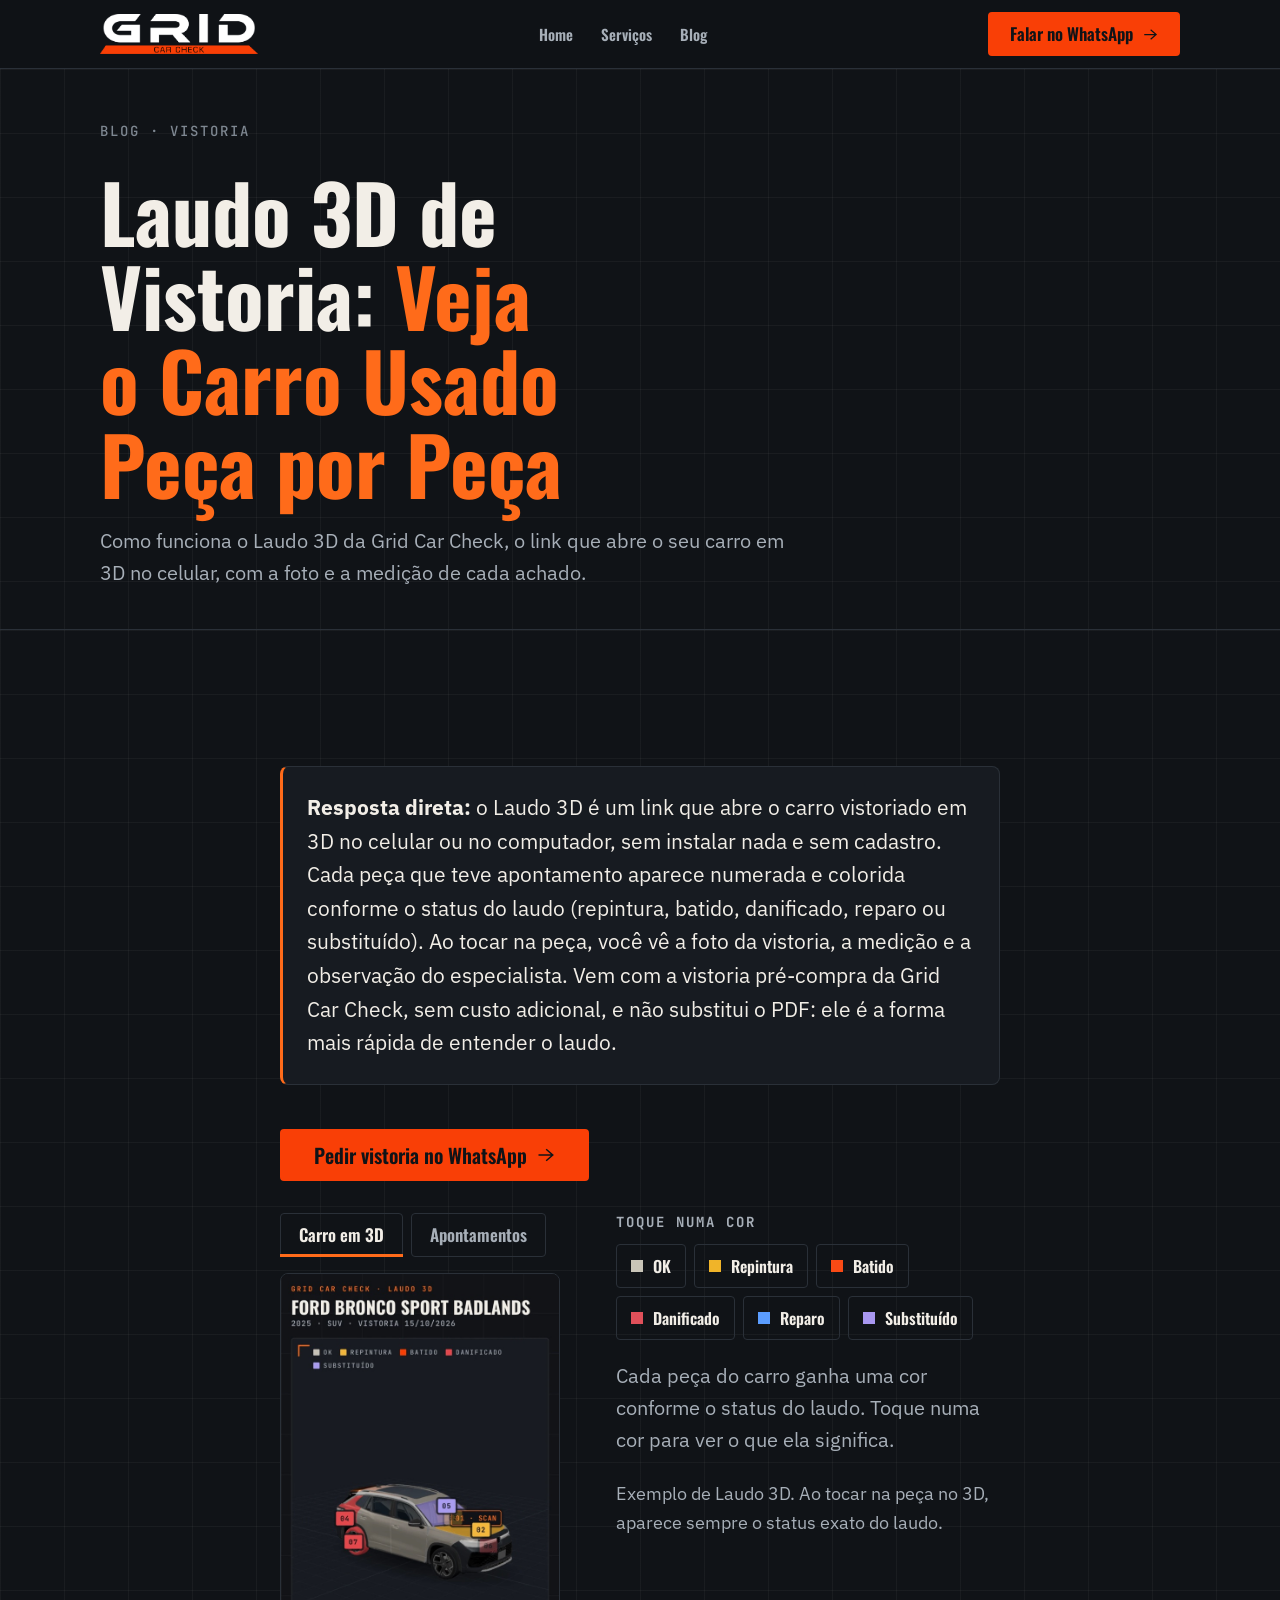
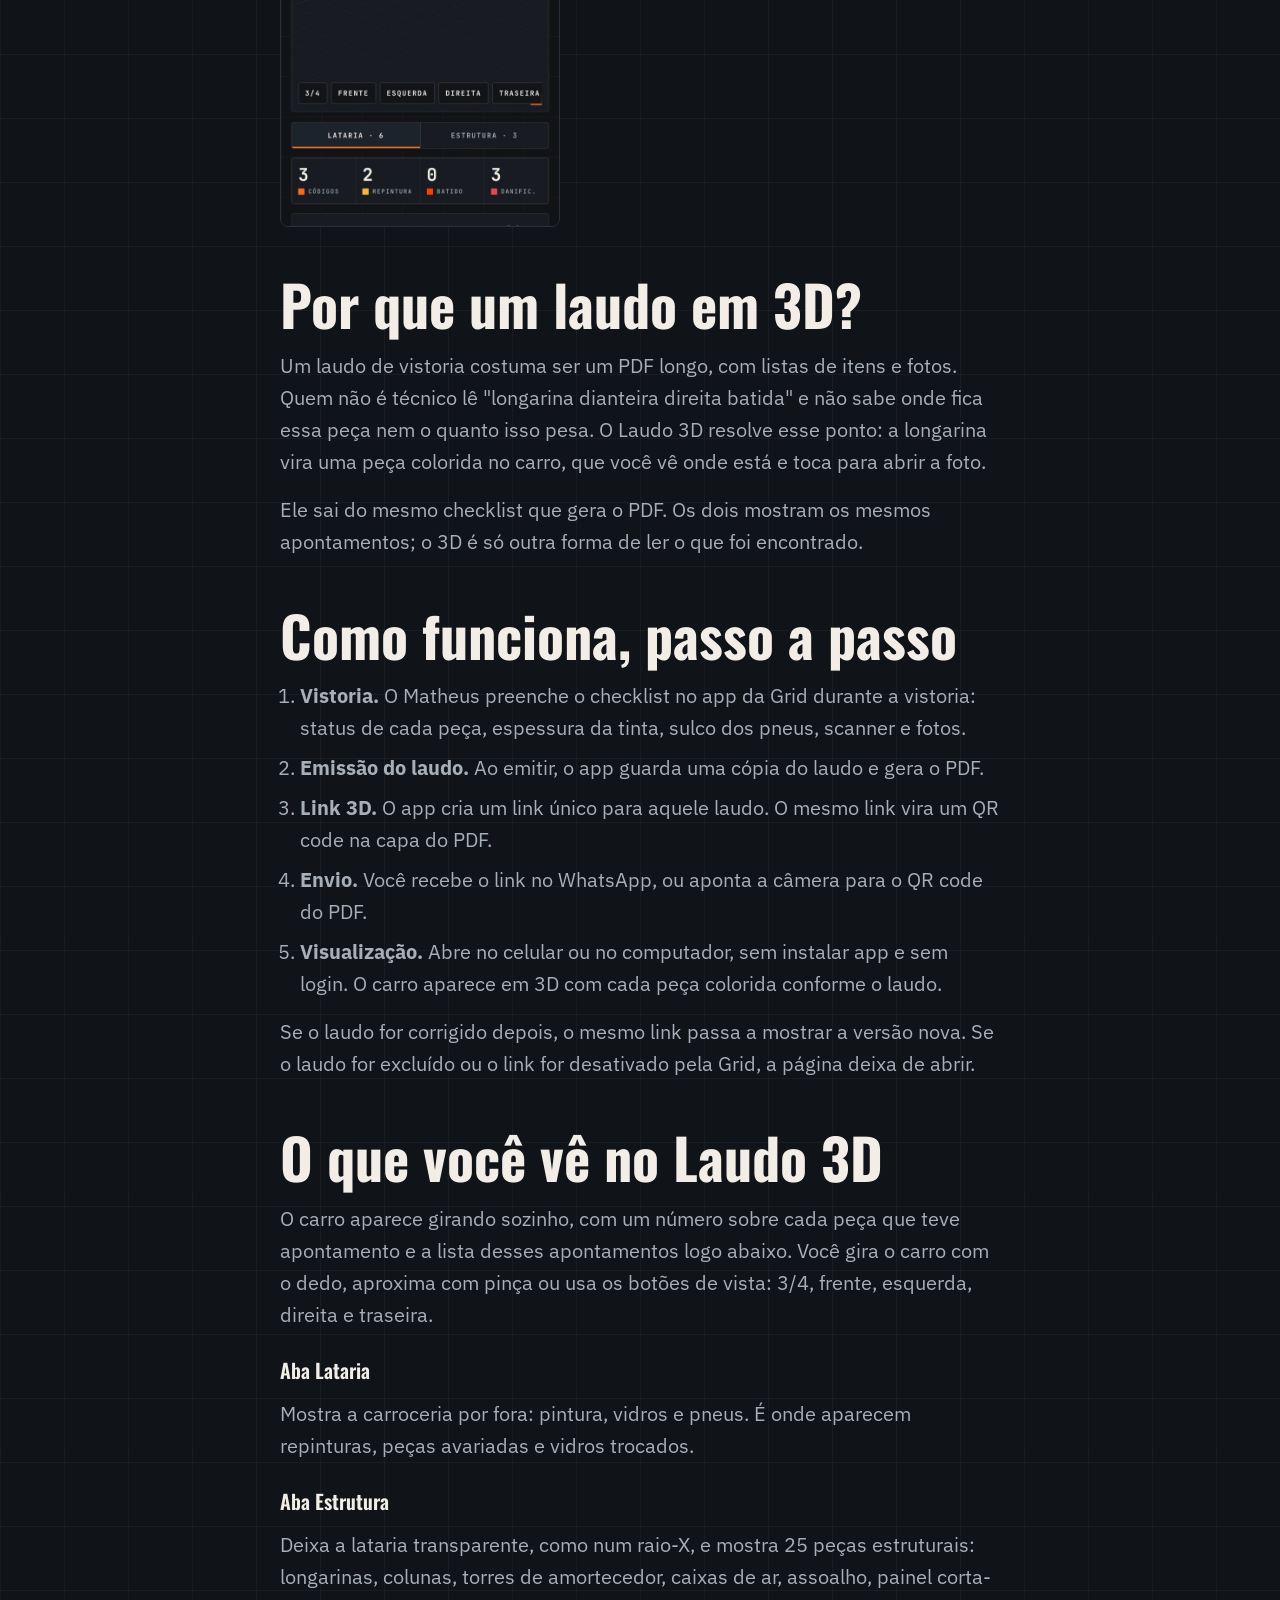
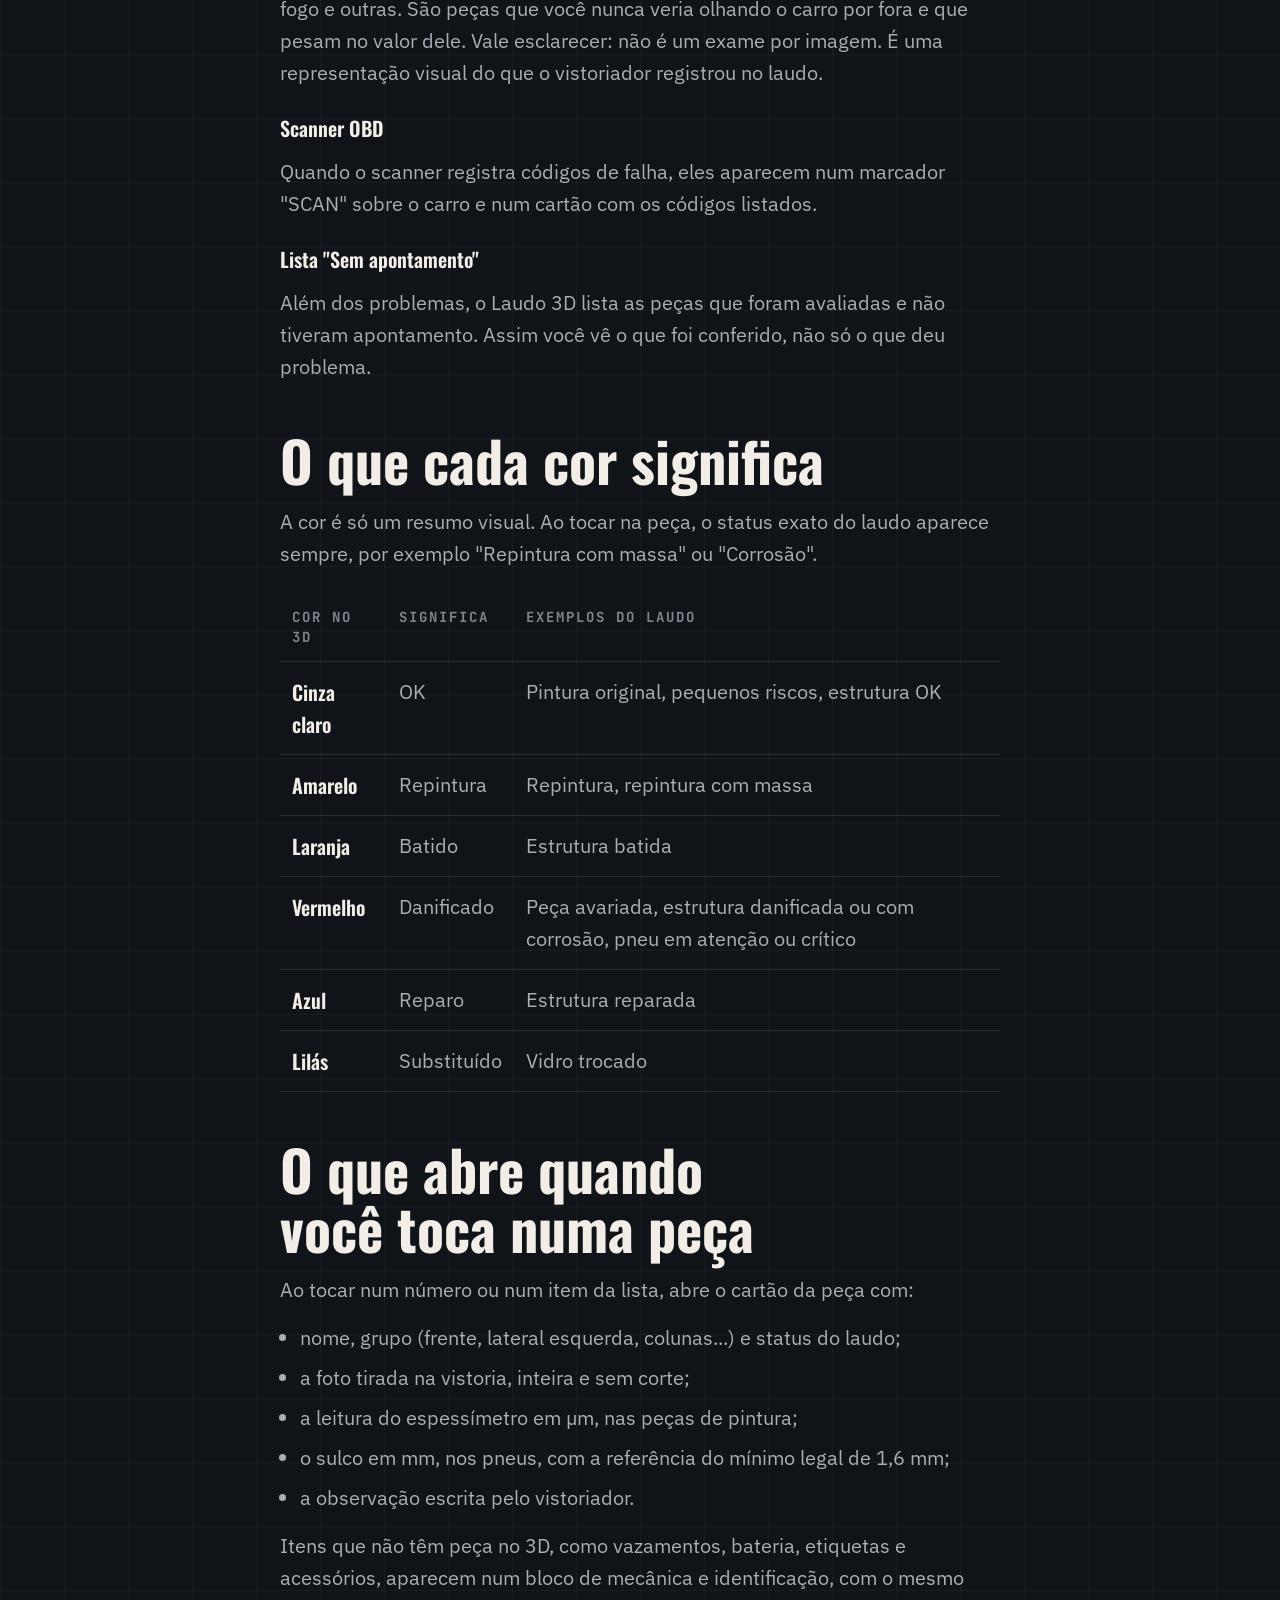
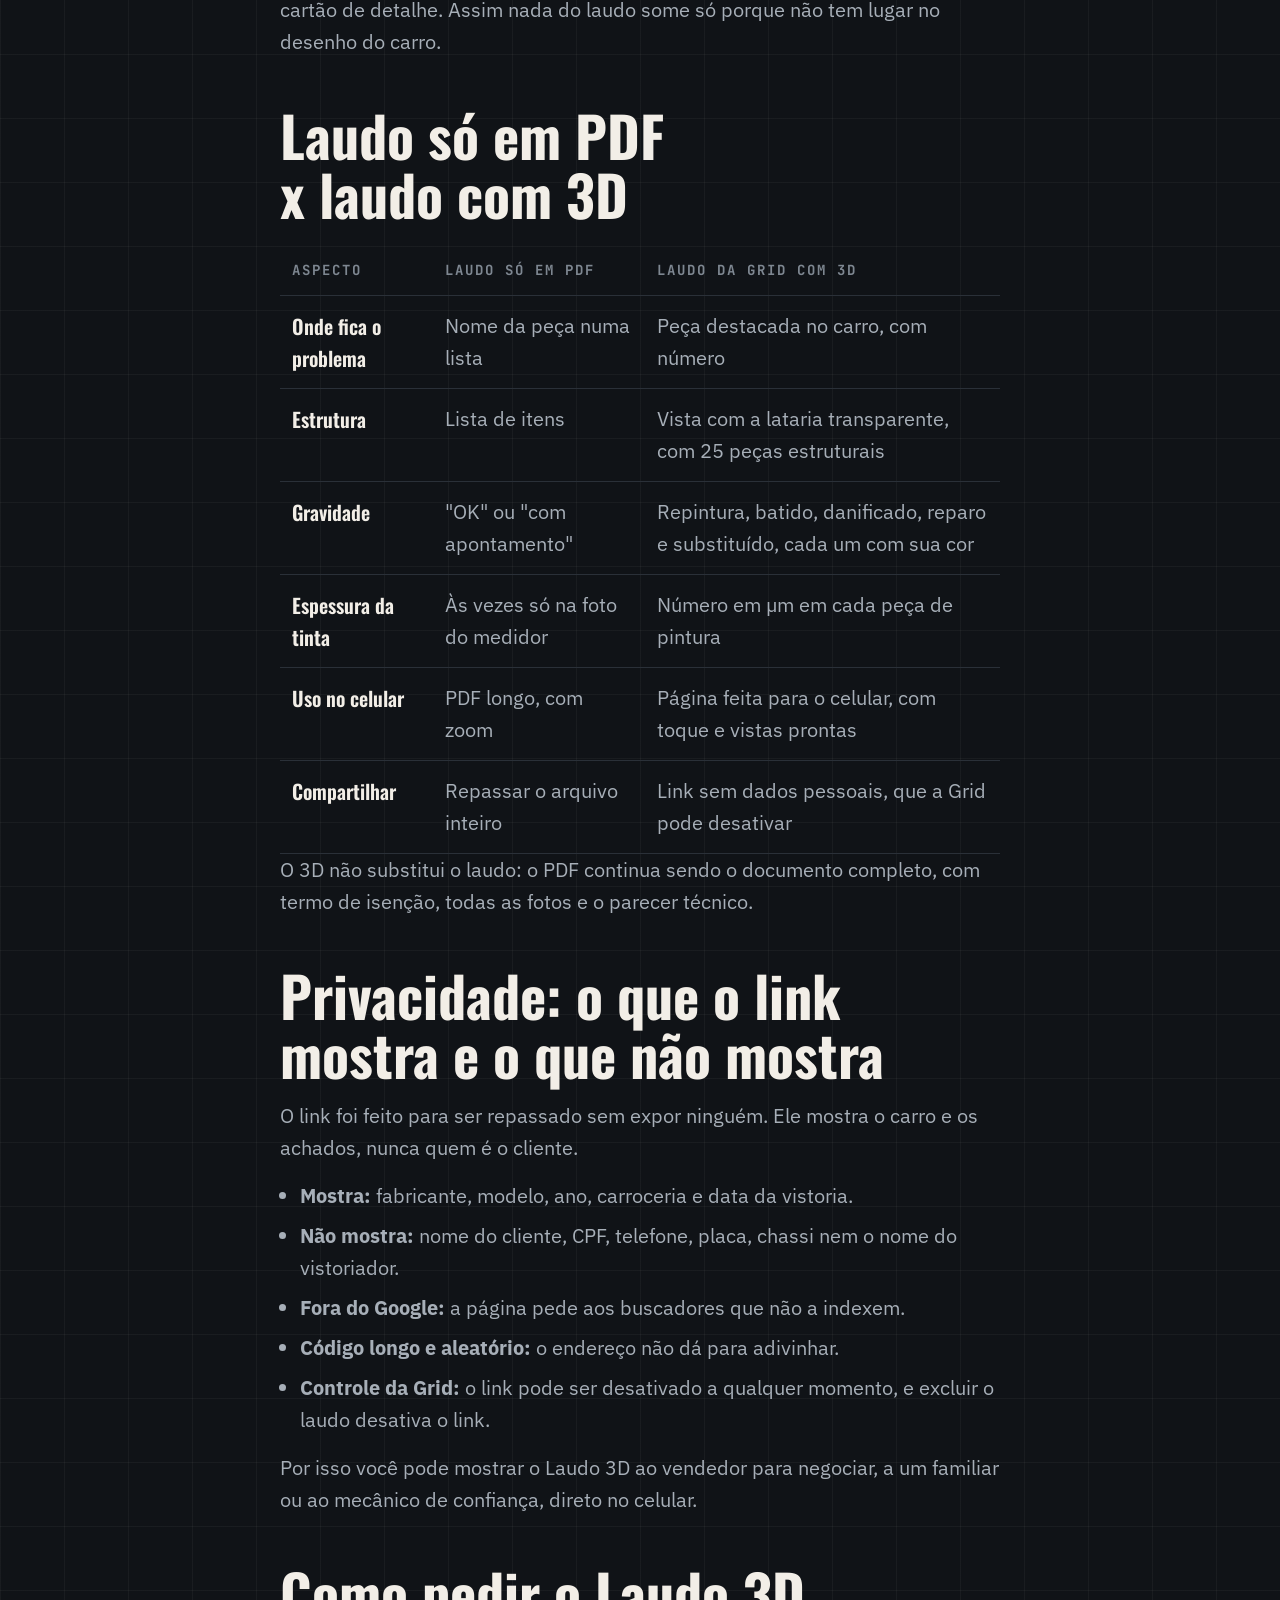
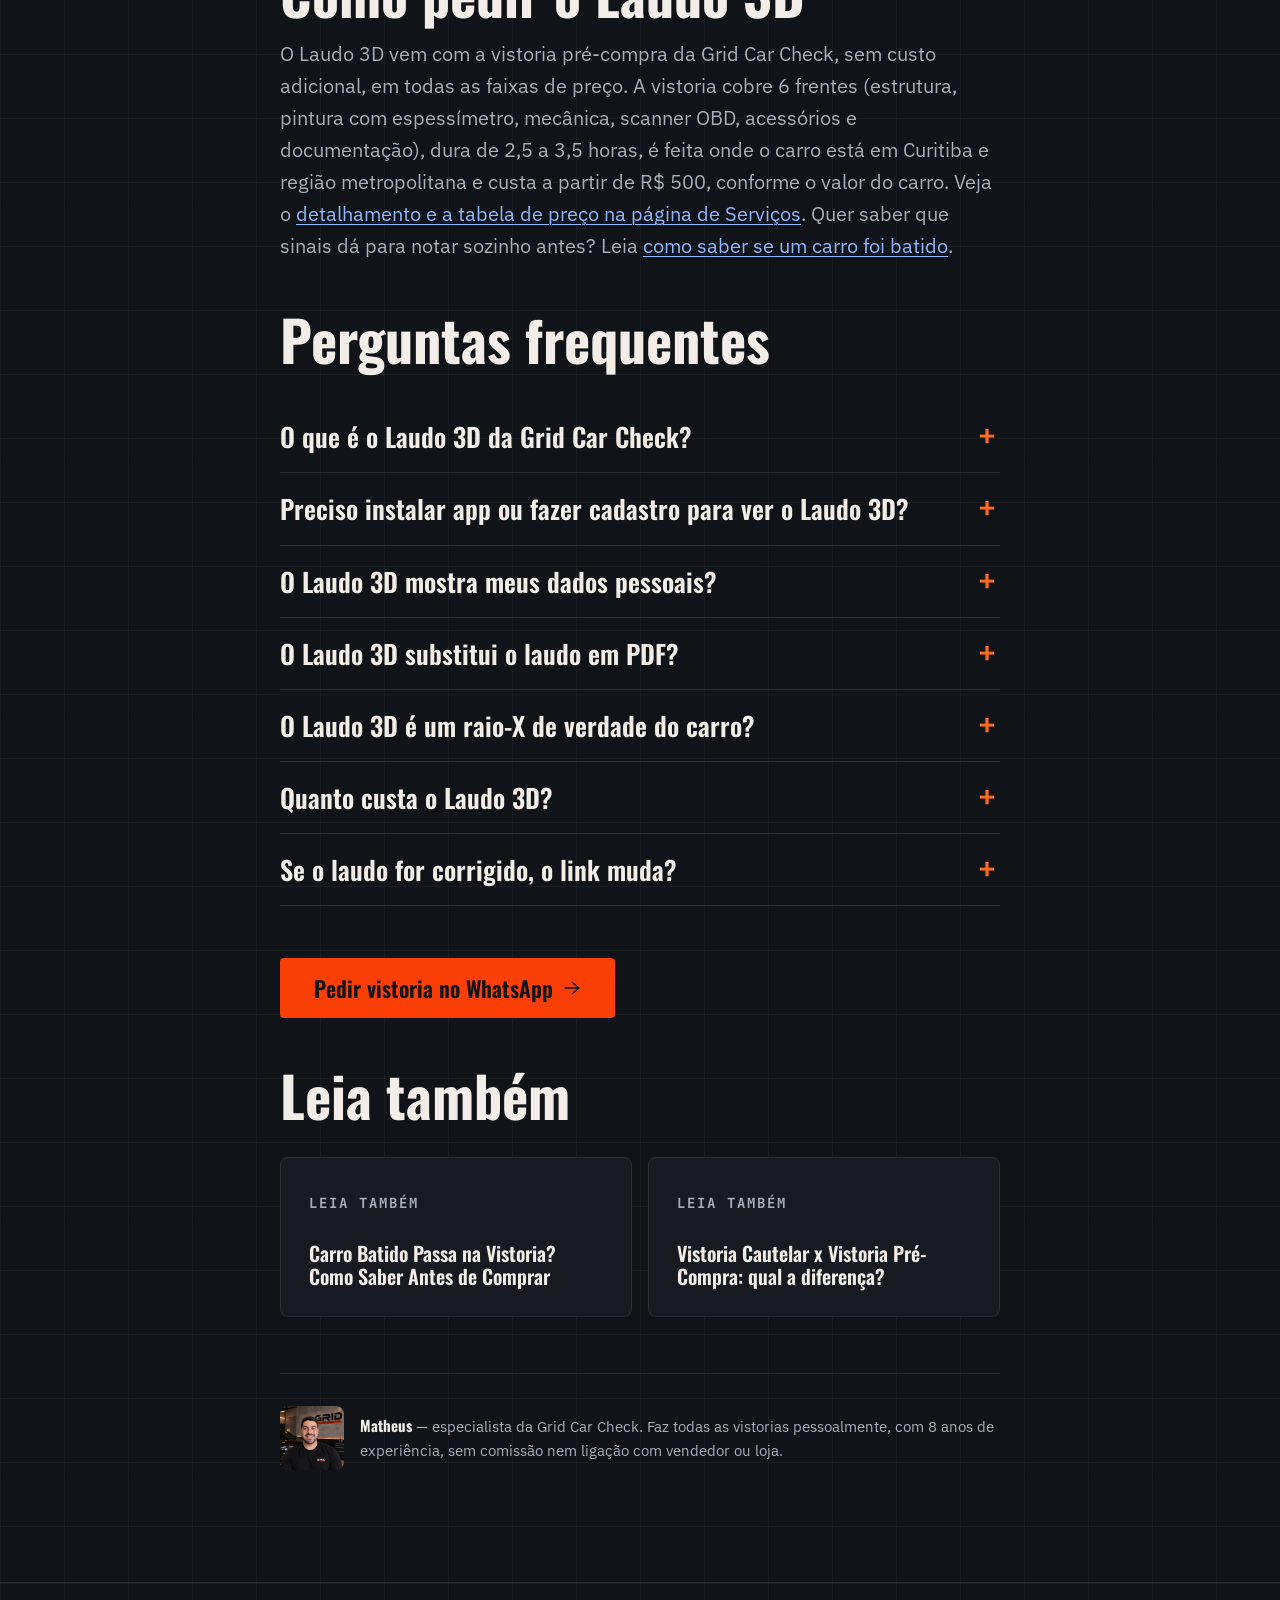
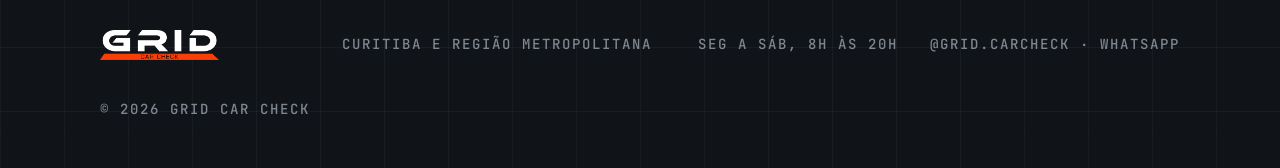
<file: blog/laudo-3d-vistoria-carro-usado/index.html>
<!DOCTYPE html>
<html lang="pt-BR">

<head>
  <meta charset="UTF-8">
  <meta name="viewport" content="width=device-width, initial-scale=1.0">

  <!-- Google tag (gtag.js) -->
  <script async src="https://www.googletagmanager.com/gtag/js?id=G-SVH3X3QNZ6"></script>
  <script>
    window.dataLayer = window.dataLayer || [];
    function gtag(){dataLayer.push(arguments);}
    gtag('js', new Date());

    gtag('config', 'G-SVH3X3QNZ6');
  </script>

  <title>Laudo 3D de Vistoria: Veja o Carro Usado Peça por Peça | Grid Car Check</title>
  <meta name="description"
    content="O Laudo 3D da Grid Car Check abre o carro em 3D no celular, com foto, medição e status de cada peça. Veja como funciona a vistoria pré-compra em Curitiba.">
  <meta name="robots" content="index, follow">
  <meta name="theme-color" content="#101317">
  <link rel="canonical" href="https://gridcarcheck.com.br/blog/laudo-3d-vistoria-carro-usado/">

  <meta property="og:type" content="article">
  <meta property="og:locale" content="pt_BR">
  <meta property="og:url" content="https://gridcarcheck.com.br/blog/laudo-3d-vistoria-carro-usado/">
  <meta property="og:site_name" content="Grid Car Check">
  <meta property="og:title" content="Laudo 3D de Vistoria: Veja o Carro Usado Peça por Peça">
  <meta property="og:description"
    content="O Laudo 3D da Grid Car Check abre o carro em 3D no celular, com foto, medição e status de cada peça. Veja como funciona a vistoria pré-compra em Curitiba.">
  <meta property="og:image" content="https://gridcarcheck.com.br/assets/images/og-image.png">
  <meta property="og:image:width" content="1200">
  <meta property="og:image:height" content="630">
  <meta property="og:image:alt" content="Grid Car Check — Laudo 3D da vistoria pré-compra">

  <meta name="twitter:card" content="summary_large_image">
  <meta name="twitter:title" content="Laudo 3D de Vistoria: Veja o Carro Usado Peça por Peça">
  <meta name="twitter:description"
    content="O Laudo 3D da Grid Car Check abre o carro em 3D no celular, com foto, medição e status de cada peça.">
  <meta name="twitter:image" content="https://gridcarcheck.com.br/assets/images/og-image.png">

  <link rel="icon" href="/assets/images/favicon.png">
  <link rel="apple-touch-icon" href="/assets/images/favicon-180.png">
  <link rel="preconnect" href="https://fonts.googleapis.com">
  <link rel="preconnect" href="https://fonts.gstatic.com" crossorigin>
  <link
    href="https://fonts.googleapis.com/css2?family=IBM+Plex+Sans:wght@400;500;600&family=JetBrains+Mono:wght@500;700&family=Oswald:wght@600;700&display=swap"
    rel="stylesheet">
  <link rel="stylesheet" href="/css/style.css">

  <!-- CSS só desta página: mesma estrutura de artigo dos outros posts do blog -->
  <style>
    .article { max-width: 760px; margin: 0 auto; }
    .article h2 { max-width: none; margin-top: 48px; margin-bottom: 16px; }
    .article h2:first-child { margin-top: 0; }
    .article h3 { margin-top: 28px; margin-bottom: 8px; font-size: 20px; }
    .article p + p, .article ul + p, .article p + ul, .article ol + p, .article h3 + p { margin-top: 16px; }
    .article p { color: var(--muted); }
    .article ul, .article ol { color: var(--muted); padding-left: 20px; margin: 16px 0; }
    .article li + li { margin-top: 8px; }
    .bluf { background: var(--panel); border: 1px solid var(--line); border-left: 3px solid var(--accent); border-radius: 8px; padding: 24px; margin-top: 24px; }
    .bluf p { color: var(--text); margin: 0; font-size: 1.05em; }
    .compare { width: 100%; border-collapse: collapse; margin-top: 24px; }
    .compare caption { text-align: left; }
    .compare th, .compare td { padding: 14px 12px; text-align: left; border-bottom: 1px solid var(--line); vertical-align: top; }
    .compare thead th { font: 700 var(--fs-mono)/1.4 var(--mono); letter-spacing: 2px; text-transform: uppercase; color: var(--faint); }
    .compare tbody th { font-family: var(--display); font-weight: 600; color: var(--text); }
    .compare td { color: var(--muted); }
    .byline { display: flex; gap: 16px; align-items: center; margin-top: 56px; padding-top: 32px; border-top: 1px solid var(--line); }
    .byline img { width: 64px; height: 64px; border-radius: 8px; object-fit: cover; object-position: 50% 28%; flex: none; }
    .byline p { margin: 0; color: var(--muted); font-size: 15px; }
    .byline strong { color: var(--text); font-family: var(--display); }
  </style>

  <!-- BlogPosting (E-E-A-T: autor nomeado) + BreadcrumbList + FAQPage espelhando o FAQ visível abaixo -->
  <script type="application/ld+json">
  {
    "@context": "https://schema.org",
    "@graph": [
      {
        "@type": "BlogPosting",
        "headline": "Laudo 3D de Vistoria: Veja o Carro Usado Peça por Peça",
        "description": "O Laudo 3D da Grid Car Check abre o carro em 3D no celular, com foto, medição e status de cada peça. Veja como funciona a vistoria pré-compra em Curitiba.",
        "datePublished": "2026-11-13",
        "dateModified": "2026-11-17",
        "inLanguage": "pt-BR",
        "author": { "@type": "Person", "name": "Matheus", "jobTitle": "Especialista em vistoria de veículos" },
        "publisher": { "@id": "https://gridcarcheck.com.br/#empresa" },
        "mainEntityOfPage": "https://gridcarcheck.com.br/blog/laudo-3d-vistoria-carro-usado/"
      },
      {
        "@type": "BreadcrumbList",
        "itemListElement": [
          { "@type": "ListItem", "position": 1, "name": "Home", "item": "https://gridcarcheck.com.br/" },
          { "@type": "ListItem", "position": 2, "name": "Blog", "item": "https://gridcarcheck.com.br/blog/" },
          { "@type": "ListItem", "position": 3, "name": "Laudo 3D de Vistoria", "item": "https://gridcarcheck.com.br/blog/laudo-3d-vistoria-carro-usado/" }
        ]
      },
      {
        "@type": "FAQPage",
        "mainEntity": [
          {
            "@type": "Question", "name": "O que é o Laudo 3D da Grid Car Check?",
            "acceptedAnswer": { "@type": "Answer", "text": "É um link que abre o carro em 3D no celular ou no computador, com cada peça que teve apontamento numerada e colorida conforme o status do laudo. Ao tocar na peça, aparecem a foto da vistoria, a medição e a observação do especialista." }
          },
          {
            "@type": "Question", "name": "Preciso instalar app ou fazer cadastro para ver o Laudo 3D?",
            "acceptedAnswer": { "@type": "Answer", "text": "Não. O link abre direto no navegador do celular ou do computador, sem login, sem senha e sem instalar nada. Também dá para abrir apontando a câmera para o QR code na capa do PDF." }
          },
          {
            "@type": "Question", "name": "O Laudo 3D mostra meus dados pessoais?",
            "acceptedAnswer": { "@type": "Answer", "text": "Não. A página mostra fabricante, modelo, ano, carroceria e data da vistoria. Não mostra nome do cliente, CPF, telefone, placa, chassi nem o nome do vistoriador, e pede aos buscadores que não a indexem." }
          },
          {
            "@type": "Question", "name": "O Laudo 3D substitui o laudo em PDF?",
            "acceptedAnswer": { "@type": "Answer", "text": "Não. O PDF continua sendo o documento completo, com termo de isenção, todas as fotos e o parecer técnico. O 3D é gerado a partir dos mesmos dados e é a forma mais rápida de entender o que foi encontrado." }
          },
          {
            "@type": "Question", "name": "O Laudo 3D é um raio-X de verdade do carro?",
            "acceptedAnswer": { "@type": "Answer", "text": "Não. É uma representação visual: a aba Estrutura deixa a lataria transparente, como num raio-X, e mostra 25 peças estruturais coloridas conforme o que o vistoriador registrou no laudo. O 3D mostra o que foi encontrado na vistoria; ele não faz exame por imagem." }
          },
          {
            "@type": "Question", "name": "Quanto custa o Laudo 3D?",
            "acceptedAnswer": { "@type": "Answer", "text": "Vem com a vistoria pré-compra, sem custo adicional, em todas as faixas de preço. A vistoria custa a partir de R$ 500, conforme o valor do carro." }
          },
          {
            "@type": "Question", "name": "Se o laudo for corrigido, o link muda?",
            "acceptedAnswer": { "@type": "Answer", "text": "Não. O mesmo link passa a mostrar a versão nova do laudo. Se o laudo for excluído ou o link desativado pela Grid, a página deixa de abrir." }
          }
        ]
      }
    ]
  }
  </script>

  <!-- Meta Pixel Code -->
  <script>
    !function(f,b,e,v,n,t,s)
    {if(f.fbq)return;n=f.fbq=function(){n.callMethod?
    n.callMethod.apply(n,arguments):n.queue.push(arguments)};
    if(!f._fbq)f._fbq=n;n.push=n;n.loaded=!0;n.version='2.0';
    n.queue=[];t=b.createElement(e);t.async=!0;
    t.src=v;s=b.getElementsByTagName(e)[0];
    s.parentNode.insertBefore(t,s)}(window, document,'script',
    'https://connect.facebook.net/en_US/fbevents.js');
    fbq('init', '866001702810701');
    fbq('track', 'PageView');
  </script>
  <noscript><img height="1" width="1" style="display:none"
      src="https://www.facebook.com/tr?id=866001702810701&ev=PageView&noscript=1" /></noscript>
  <!-- End Meta Pixel Code -->
</head>

<body>
  <a class="skip" href="#conteudo">Ir para o conteúdo</a>

  <header class="header">
    <div class="container header__inner">
      <a href="/" aria-label="Grid Car Check"><img class="logo" src="/assets/images/grid-logo.png"
          alt="Grid Car Check" width="146" height="37"></a>
      <nav class="nav" id="nav-principal" aria-label="Navegação principal">
        <a href="/">Home</a>
        <a href="/servicos/">Serviços</a>
        <a href="/blog/">Blog</a>
      </nav>
      <div class="header__actions">
        <a href="#" class="btn btn--small" data-whatsapp>Falar no WhatsApp</a>
        <button class="nav-toggle" type="button" aria-expanded="false" aria-controls="nav-principal" aria-label="Abrir menu">
          <svg viewBox="0 0 24 24" aria-hidden="true"><path d="M3 6h18M3 12h18M3 18h18" /></svg>
        </button>
      </div>
    </div>
  </header>

  <main id="conteudo">
    <section class="blueprint hero">
      <div class="container narrow">
        <p class="mono"><a href="/blog/">Blog</a> · Vistoria</p>
        <h1 style="margin-top:16px">Laudo 3D de Vistoria: <span class="accent">Veja o Carro Usado Peça por Peça</span></h1>
        <p class="lead">Como funciona o Laudo 3D da Grid Car Check, o link que abre o seu carro em 3D no celular, com a foto e a medição de cada achado.</p>
      </div>
    </section>

    <section class="blueprint section">
      <div class="container narrow article">

        <div class="bluf">
          <p><strong>Resposta direta:</strong> o Laudo 3D é um link que abre o carro vistoriado em 3D no celular ou no computador, sem instalar nada e sem cadastro. Cada peça que teve apontamento aparece numerada e colorida conforme o status do laudo (repintura, batido, danificado, reparo ou substituído). Ao tocar na peça, você vê a foto da vistoria, a medição e a observação do especialista. Vem com a vistoria pré-compra da Grid Car Check, sem custo adicional, e não substitui o PDF: ele é a forma mais rápida de entender o laudo.</p>
        </div>

        <p style="margin-top:24px"><a href="#" class="btn" data-whatsapp
          data-mensagem="Oi! Vi o blog da Grid e quero pedir uma vistoria pré-compra com Laudo 3D. O carro é um ">Pedir vistoria no WhatsApp</a></p>

        <div class="ld" data-laudo-demo>
          <div class="ld__col">
            <div class="ld__tabs" role="tablist" aria-label="Telas do Laudo 3D">
              <button type="button" class="ld__tab" role="tab" id="ld-t1" aria-selected="true" aria-controls="ld-p1">Carro em 3D</button>
              <button type="button" class="ld__tab" role="tab" id="ld-t2" aria-selected="false" aria-controls="ld-p2" tabindex="-1">Apontamentos</button>
            </div>
            <div class="ld__phone">
              <img id="ld-p1" role="tabpanel" aria-labelledby="ld-t1" src="/assets/images/laudo-3d-lataria.jpg" width="640" height="1271" loading="lazy" alt="Laudo 3D no celular: SUV em 3D com peças numeradas e coloridas por status, botões de vista e abas Lataria e Estrutura">
              <img id="ld-p2" role="tabpanel" aria-labelledby="ld-t2" src="/assets/images/laudo-3d-apontamentos.jpg" width="640" height="1271" loading="lazy" hidden alt="Laudo 3D no celular: lista de apontamentos da lataria com scanner, repinturas, peça avariada, para-brisa trocado e pneus">
            </div>
          </div>
          <div class="ld__side">
            <p class="eyebrow eyebrow--sm">Toque numa cor</p>
            <div class="ld__legend">
              <button type="button" class="sw" style="--c:var(--st-ok)" aria-pressed="false" data-nome="OK" data-def="pintura original, pequenos riscos ou estrutura sem apontamento.">OK</button>
              <button type="button" class="sw" style="--c:var(--st-repintura)" aria-pressed="false" data-nome="Repintura" data-def="repintura ou repintura com massa.">Repintura</button>
              <button type="button" class="sw" style="--c:var(--st-batido)" aria-pressed="false" data-nome="Batido" data-def="estrutura batida.">Batido</button>
              <button type="button" class="sw" style="--c:var(--st-danificado)" aria-pressed="false" data-nome="Danificado" data-def="peça avariada, estrutura danificada ou com corrosão, pneu em atenção ou crítico.">Danificado</button>
              <button type="button" class="sw" style="--c:var(--st-reparo)" aria-pressed="false" data-nome="Reparo" data-def="estrutura reparada.">Reparo</button>
              <button type="button" class="sw" style="--c:var(--st-substituido)" aria-pressed="false" data-nome="Substituído" data-def="peça substituída, como um vidro trocado.">Substituído</button>
            </div>
            <p class="ld__def" aria-live="polite">Cada peça do carro ganha uma cor conforme o status do laudo. Toque numa cor para ver o que ela significa.</p>
            <p class="faint ld__cap">Exemplo de Laudo 3D. Ao tocar na peça no 3D, aparece sempre o status exato do laudo.</p>
          </div>
        </div>

        <h2>Por que um laudo em 3D?</h2>
        <p>Um laudo de vistoria costuma ser um PDF longo, com listas de itens e fotos. Quem não é técnico lê "longarina dianteira direita batida" e não sabe onde fica essa peça nem o quanto isso pesa. O Laudo 3D resolve esse ponto: a longarina vira uma peça colorida no carro, que você vê onde está e toca para abrir a foto.</p>
        <p>Ele sai do mesmo checklist que gera o PDF. Os dois mostram os mesmos apontamentos; o 3D é só outra forma de ler o que foi encontrado.</p>

        <h2>Como funciona, passo a passo</h2>
        <ol>
          <li><strong>Vistoria.</strong> O Matheus preenche o checklist no app da Grid durante a vistoria: status de cada peça, espessura da tinta, sulco dos pneus, scanner e fotos.</li>
          <li><strong>Emissão do laudo.</strong> Ao emitir, o app guarda uma cópia do laudo e gera o PDF.</li>
          <li><strong>Link 3D.</strong> O app cria um link único para aquele laudo. O mesmo link vira um QR code na capa do PDF.</li>
          <li><strong>Envio.</strong> Você recebe o link no WhatsApp, ou aponta a câmera para o QR code do PDF.</li>
          <li><strong>Visualização.</strong> Abre no celular ou no computador, sem instalar app e sem login. O carro aparece em 3D com cada peça colorida conforme o laudo.</li>
        </ol>
        <p>Se o laudo for corrigido depois, o mesmo link passa a mostrar a versão nova. Se o laudo for excluído ou o link for desativado pela Grid, a página deixa de abrir.</p>

        <h2>O que você vê no Laudo 3D</h2>
        <p>O carro aparece girando sozinho, com um número sobre cada peça que teve apontamento e a lista desses apontamentos logo abaixo. Você gira o carro com o dedo, aproxima com pinça ou usa os botões de vista: 3/4, frente, esquerda, direita e traseira.</p>

        <h3>Aba Lataria</h3>
        <p>Mostra a carroceria por fora: pintura, vidros e pneus. É onde aparecem repinturas, peças avariadas e vidros trocados.</p>

        <h3>Aba Estrutura</h3>
        <p>Deixa a lataria transparente, como num raio-X, e mostra 25 peças estruturais: longarinas, colunas, torres de amortecedor, caixas de ar, assoalho, painel corta-fogo e outras. São peças que você nunca veria olhando o carro por fora e que pesam no valor dele. Vale esclarecer: não é um exame por imagem. É uma representação visual do que o vistoriador registrou no laudo.</p>

        <h3>Scanner OBD</h3>
        <p>Quando o scanner registra códigos de falha, eles aparecem num marcador "SCAN" sobre o carro e num cartão com os códigos listados.</p>

        <h3>Lista "Sem apontamento"</h3>
        <p>Além dos problemas, o Laudo 3D lista as peças que foram avaliadas e não tiveram apontamento. Assim você vê o que foi conferido, não só o que deu problema.</p>

        <h2>O que cada cor significa</h2>
        <p>A cor é só um resumo visual. Ao tocar na peça, o status exato do laudo aparece sempre, por exemplo "Repintura com massa" ou "Corrosão".</p>
        <table class="compare">
          <caption class="sr">Significado de cada cor no Laudo 3D</caption>
          <thead>
            <tr>
              <th scope="col">Cor no 3D</th>
              <th scope="col">Significa</th>
              <th scope="col">Exemplos do laudo</th>
            </tr>
          </thead>
          <tbody>
            <tr>
              <th scope="row">Cinza claro</th>
              <td>OK</td>
              <td>Pintura original, pequenos riscos, estrutura OK</td>
            </tr>
            <tr>
              <th scope="row">Amarelo</th>
              <td>Repintura</td>
              <td>Repintura, repintura com massa</td>
            </tr>
            <tr>
              <th scope="row">Laranja</th>
              <td>Batido</td>
              <td>Estrutura batida</td>
            </tr>
            <tr>
              <th scope="row">Vermelho</th>
              <td>Danificado</td>
              <td>Peça avariada, estrutura danificada ou com corrosão, pneu em atenção ou crítico</td>
            </tr>
            <tr>
              <th scope="row">Azul</th>
              <td>Reparo</td>
              <td>Estrutura reparada</td>
            </tr>
            <tr>
              <th scope="row">Lilás</th>
              <td>Substituído</td>
              <td>Vidro trocado</td>
            </tr>
          </tbody>
        </table>

        <h2>O que abre quando você toca numa peça</h2>
        <p>Ao tocar num número ou num item da lista, abre o cartão da peça com:</p>
        <ul>
          <li>nome, grupo (frente, lateral esquerda, colunas...) e status do laudo;</li>
          <li>a foto tirada na vistoria, inteira e sem corte;</li>
          <li>a leitura do espessímetro em µm, nas peças de pintura;</li>
          <li>o sulco em mm, nos pneus, com a referência do mínimo legal de 1,6 mm;</li>
          <li>a observação escrita pelo vistoriador.</li>
        </ul>
        <p>Itens que não têm peça no 3D, como vazamentos, bateria, etiquetas e acessórios, aparecem num bloco de mecânica e identificação, com o mesmo cartão de detalhe. Assim nada do laudo some só porque não tem lugar no desenho do carro.</p>

        <h2>Laudo só em PDF x laudo com 3D</h2>
        <table class="compare">
          <caption class="sr">Diferenças entre um laudo só em PDF e o laudo da Grid com 3D</caption>
          <thead>
            <tr>
              <th scope="col">Aspecto</th>
              <th scope="col">Laudo só em PDF</th>
              <th scope="col">Laudo da Grid com 3D</th>
            </tr>
          </thead>
          <tbody>
            <tr>
              <th scope="row">Onde fica o problema</th>
              <td>Nome da peça numa lista</td>
              <td>Peça destacada no carro, com número</td>
            </tr>
            <tr>
              <th scope="row">Estrutura</th>
              <td>Lista de itens</td>
              <td>Vista com a lataria transparente, com 25 peças estruturais</td>
            </tr>
            <tr>
              <th scope="row">Gravidade</th>
              <td>"OK" ou "com apontamento"</td>
              <td>Repintura, batido, danificado, reparo e substituído, cada um com sua cor</td>
            </tr>
            <tr>
              <th scope="row">Espessura da tinta</th>
              <td>Às vezes só na foto do medidor</td>
              <td>Número em µm em cada peça de pintura</td>
            </tr>
            <tr>
              <th scope="row">Uso no celular</th>
              <td>PDF longo, com zoom</td>
              <td>Página feita para o celular, com toque e vistas prontas</td>
            </tr>
            <tr>
              <th scope="row">Compartilhar</th>
              <td>Repassar o arquivo inteiro</td>
              <td>Link sem dados pessoais, que a Grid pode desativar</td>
            </tr>
          </tbody>
        </table>
        <p>O 3D não substitui o laudo: o PDF continua sendo o documento completo, com termo de isenção, todas as fotos e o parecer técnico.</p>

        <h2>Privacidade: o que o link mostra e o que não mostra</h2>
        <p>O link foi feito para ser repassado sem expor ninguém. Ele mostra o carro e os achados, nunca quem é o cliente.</p>
        <ul>
          <li><strong>Mostra:</strong> fabricante, modelo, ano, carroceria e data da vistoria.</li>
          <li><strong>Não mostra:</strong> nome do cliente, CPF, telefone, placa, chassi nem o nome do vistoriador.</li>
          <li><strong>Fora do Google:</strong> a página pede aos buscadores que não a indexem.</li>
          <li><strong>Código longo e aleatório:</strong> o endereço não dá para adivinhar.</li>
          <li><strong>Controle da Grid:</strong> o link pode ser desativado a qualquer momento, e excluir o laudo desativa o link.</li>
        </ul>
        <p>Por isso você pode mostrar o Laudo 3D ao vendedor para negociar, a um familiar ou ao mecânico de confiança, direto no celular.</p>

        <h2>Como pedir o Laudo 3D</h2>
        <p>O Laudo 3D vem com a vistoria pré-compra da Grid Car Check, sem custo adicional, em todas as faixas de preço. A vistoria cobre 6 frentes (estrutura, pintura com espessímetro, mecânica, scanner OBD, acessórios e documentação), dura de 2,5 a 3,5 horas, é feita onde o carro está em Curitiba e região metropolitana e custa a partir de R$ 500, conforme o valor do carro. Veja o <a href="/servicos/#vistoria">detalhamento e a tabela de preço na página de Serviços</a>. Quer saber que sinais dá para notar sozinho antes? Leia <a href="/blog/como-saber-se-o-carro-foi-batido/">como saber se um carro foi batido</a>.</p>

        <h2>Perguntas frequentes</h2>
        <div class="faq">
          <details>
            <summary>O que é o Laudo 3D da Grid Car Check?</summary>
            <p>É um link que abre o carro em 3D no celular ou no computador, com cada peça que teve apontamento numerada e colorida conforme o status do laudo. Ao tocar na peça, aparecem a foto da vistoria, a medição e a observação do especialista.</p>
          </details>
          <details>
            <summary>Preciso instalar app ou fazer cadastro para ver o Laudo 3D?</summary>
            <p>Não. O link abre direto no navegador do celular ou do computador, sem login, sem senha e sem instalar nada. Também dá para abrir apontando a câmera para o QR code na capa do PDF.</p>
          </details>
          <details>
            <summary>O Laudo 3D mostra meus dados pessoais?</summary>
            <p>Não. A página mostra fabricante, modelo, ano, carroceria e data da vistoria. Não mostra nome do cliente, CPF, telefone, placa, chassi nem o nome do vistoriador, e pede aos buscadores que não a indexem.</p>
          </details>
          <details>
            <summary>O Laudo 3D substitui o laudo em PDF?</summary>
            <p>Não. O PDF continua sendo o documento completo, com termo de isenção, todas as fotos e o parecer técnico. O 3D é gerado a partir dos mesmos dados e é a forma mais rápida de entender o que foi encontrado.</p>
          </details>
          <details>
            <summary>O Laudo 3D é um raio-X de verdade do carro?</summary>
            <p>Não. É uma representação visual: a aba Estrutura deixa a lataria transparente, como num raio-X, e mostra 25 peças estruturais coloridas conforme o que o vistoriador registrou no laudo. O 3D mostra o que foi encontrado na vistoria; ele não faz exame por imagem.</p>
          </details>
          <details>
            <summary>Quanto custa o Laudo 3D?</summary>
            <p>Vem com a vistoria pré-compra, sem custo adicional, em todas as faixas de preço. A vistoria custa a partir de R$ 500, conforme o valor do carro.</p>
          </details>
          <details>
            <summary>Se o laudo for corrigido, o link muda?</summary>
            <p>Não. O mesmo link passa a mostrar a versão nova do laudo. Se o laudo for excluído ou o link desativado pela Grid, a página deixa de abrir.</p>
          </details>
        </div>

        <p style="margin-top:32px"><a href="#" class="btn btn--big" data-whatsapp
          data-mensagem="Oi! Vi o blog da Grid e quero pedir uma vistoria pré-compra com Laudo 3D. O carro é um ">Pedir vistoria no WhatsApp</a></p>

        <h2>Leia também</h2>
        <div class="grid3" style="grid-template-columns: repeat(auto-fit, minmax(240px, 1fr));">
          <a href="/blog/como-saber-se-o-carro-foi-batido/" class="card" style="text-decoration:none">
            <p class="eyebrow eyebrow--sm">Leia também</p>
            <h3 style="margin-bottom:0">Carro Batido Passa na Vistoria? Como Saber Antes de Comprar</h3>
          </a>
          <a href="/blog/vistoria-cautelar-vs-pre-compra/" class="card" style="text-decoration:none">
            <p class="eyebrow eyebrow--sm">Leia também</p>
            <h3 style="margin-bottom:0">Vistoria Cautelar x Vistoria Pré-Compra: qual a diferença?</h3>
          </a>
        </div>

        <div class="byline">
          <img src="/assets/images/matheus.jpg" alt="Matheus, especialista da Grid Car Check">
          <p><strong>Matheus</strong> — especialista da Grid Car Check. Faz todas as vistorias pessoalmente, com 8 anos de experiência, sem comissão nem ligação com vendedor ou loja.</p>
        </div>
      </div>
    </section>
  </main>

  <footer class="blueprint footer">
    <div class="container footer__inner">
      <img class="logo" src="/assets/images/grid-logo.png" alt="Grid Car Check" width="110" height="28"
        loading="lazy">
      <p class="mono">Curitiba e região metropolitana</p>
      <p class="mono">Seg a sáb, 8h às 20h</p>
      <p class="mono"><a href="https://instagram.com/grid.carcheck" target="_blank"
          rel="noopener">@grid.carcheck</a> · <a href="#" data-whatsapp>WhatsApp</a></p>
      <p class="mono">© <span id="ano"></span> Grid Car Check</p>
    </div>
  </footer>

  <a href="#" class="sticky-cta" data-whatsapp aria-label="Falar no WhatsApp">
    <svg viewBox="0 0 24 24" aria-hidden="true">
      <path d="M7.9 20A9 9 0 1 0 4 16.1L2 22Z" />
    </svg>
    <span>Falar no WhatsApp</span>
  </a>

  <script src="/js/main.js"></script>
</body>

</html>
</file>
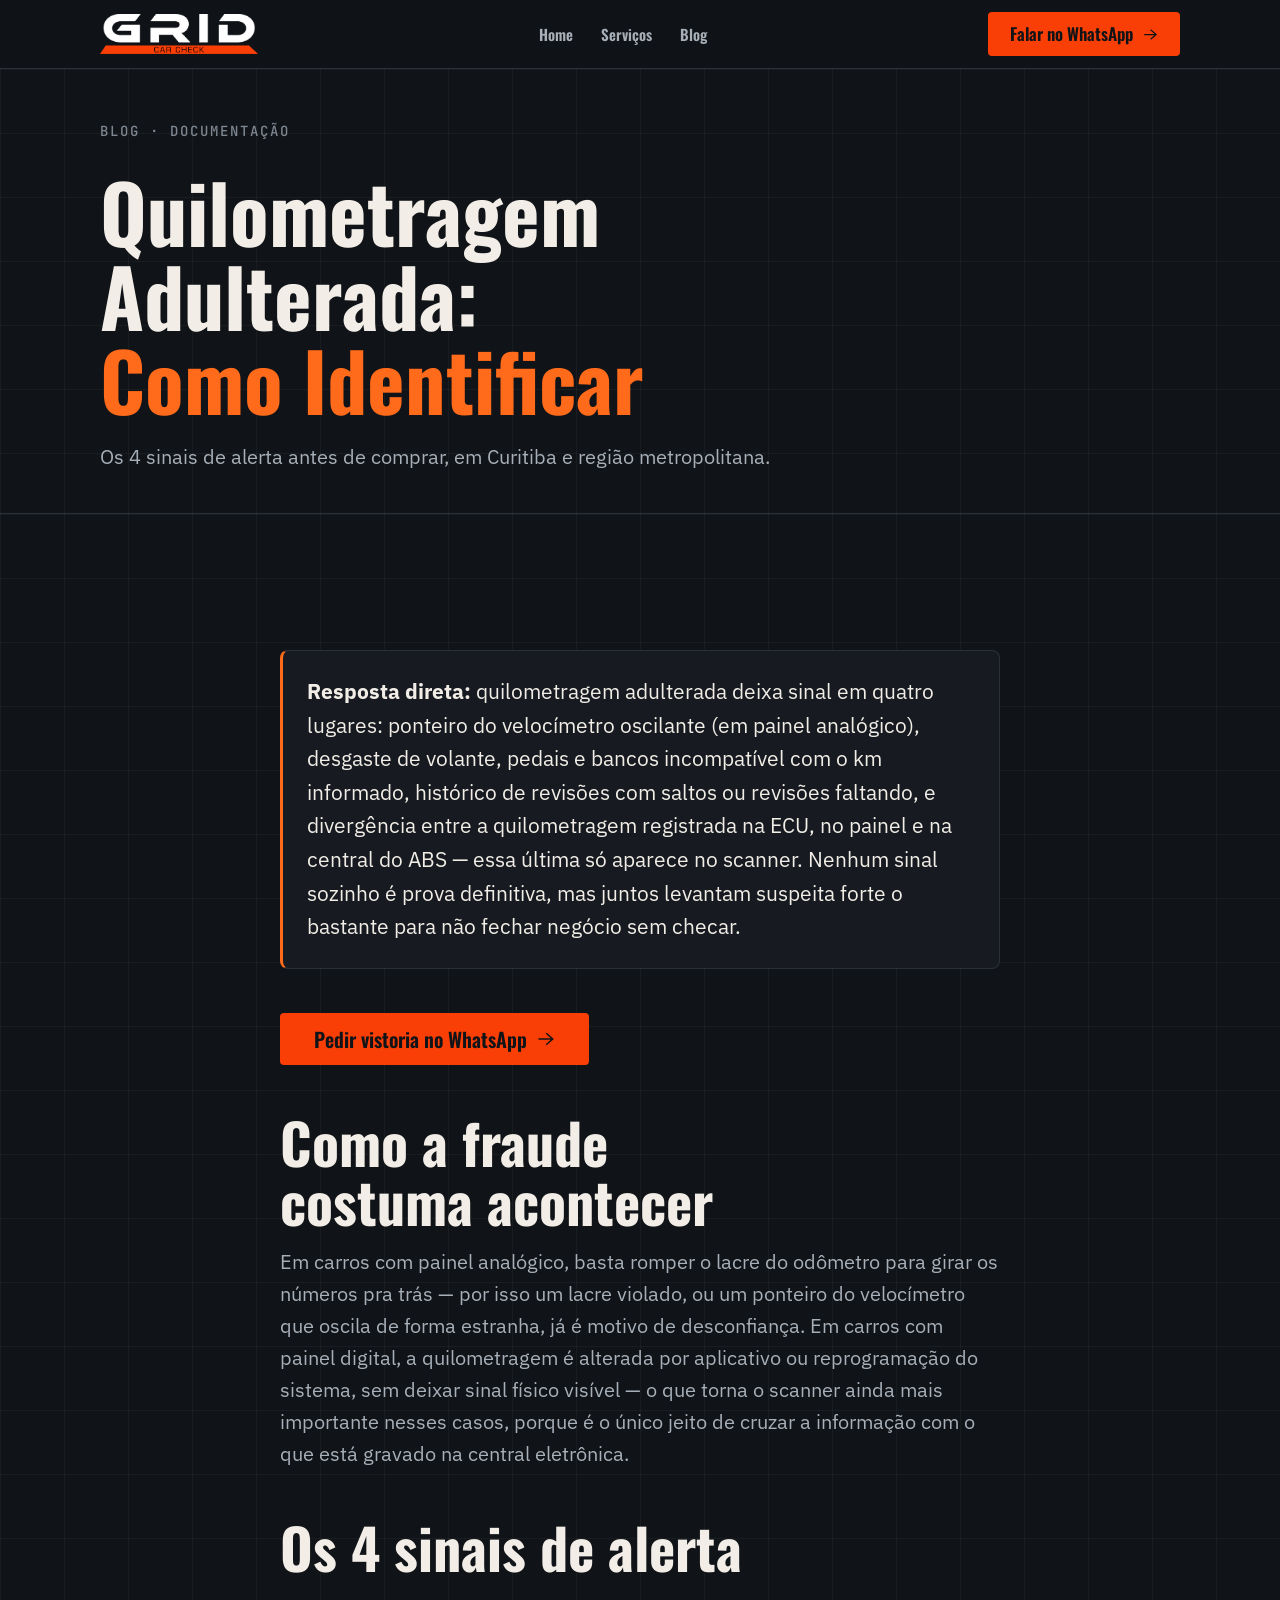
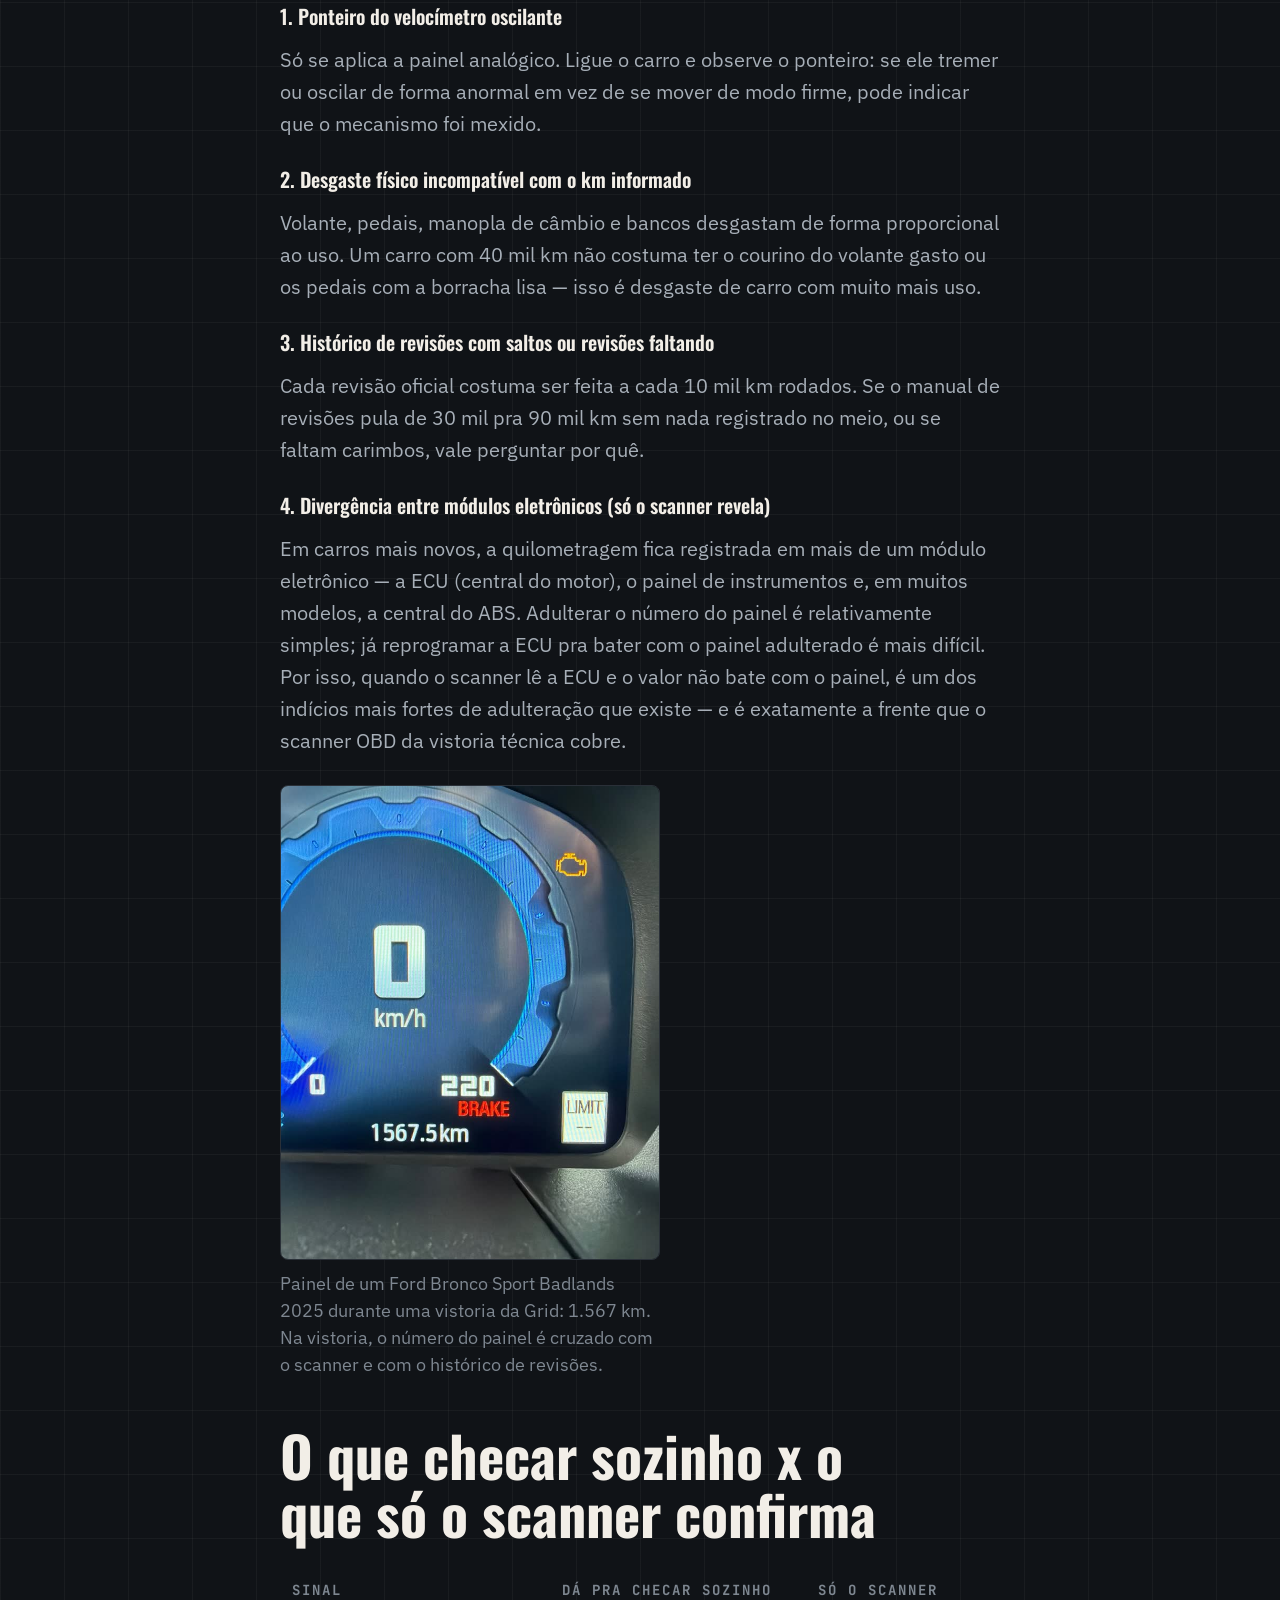
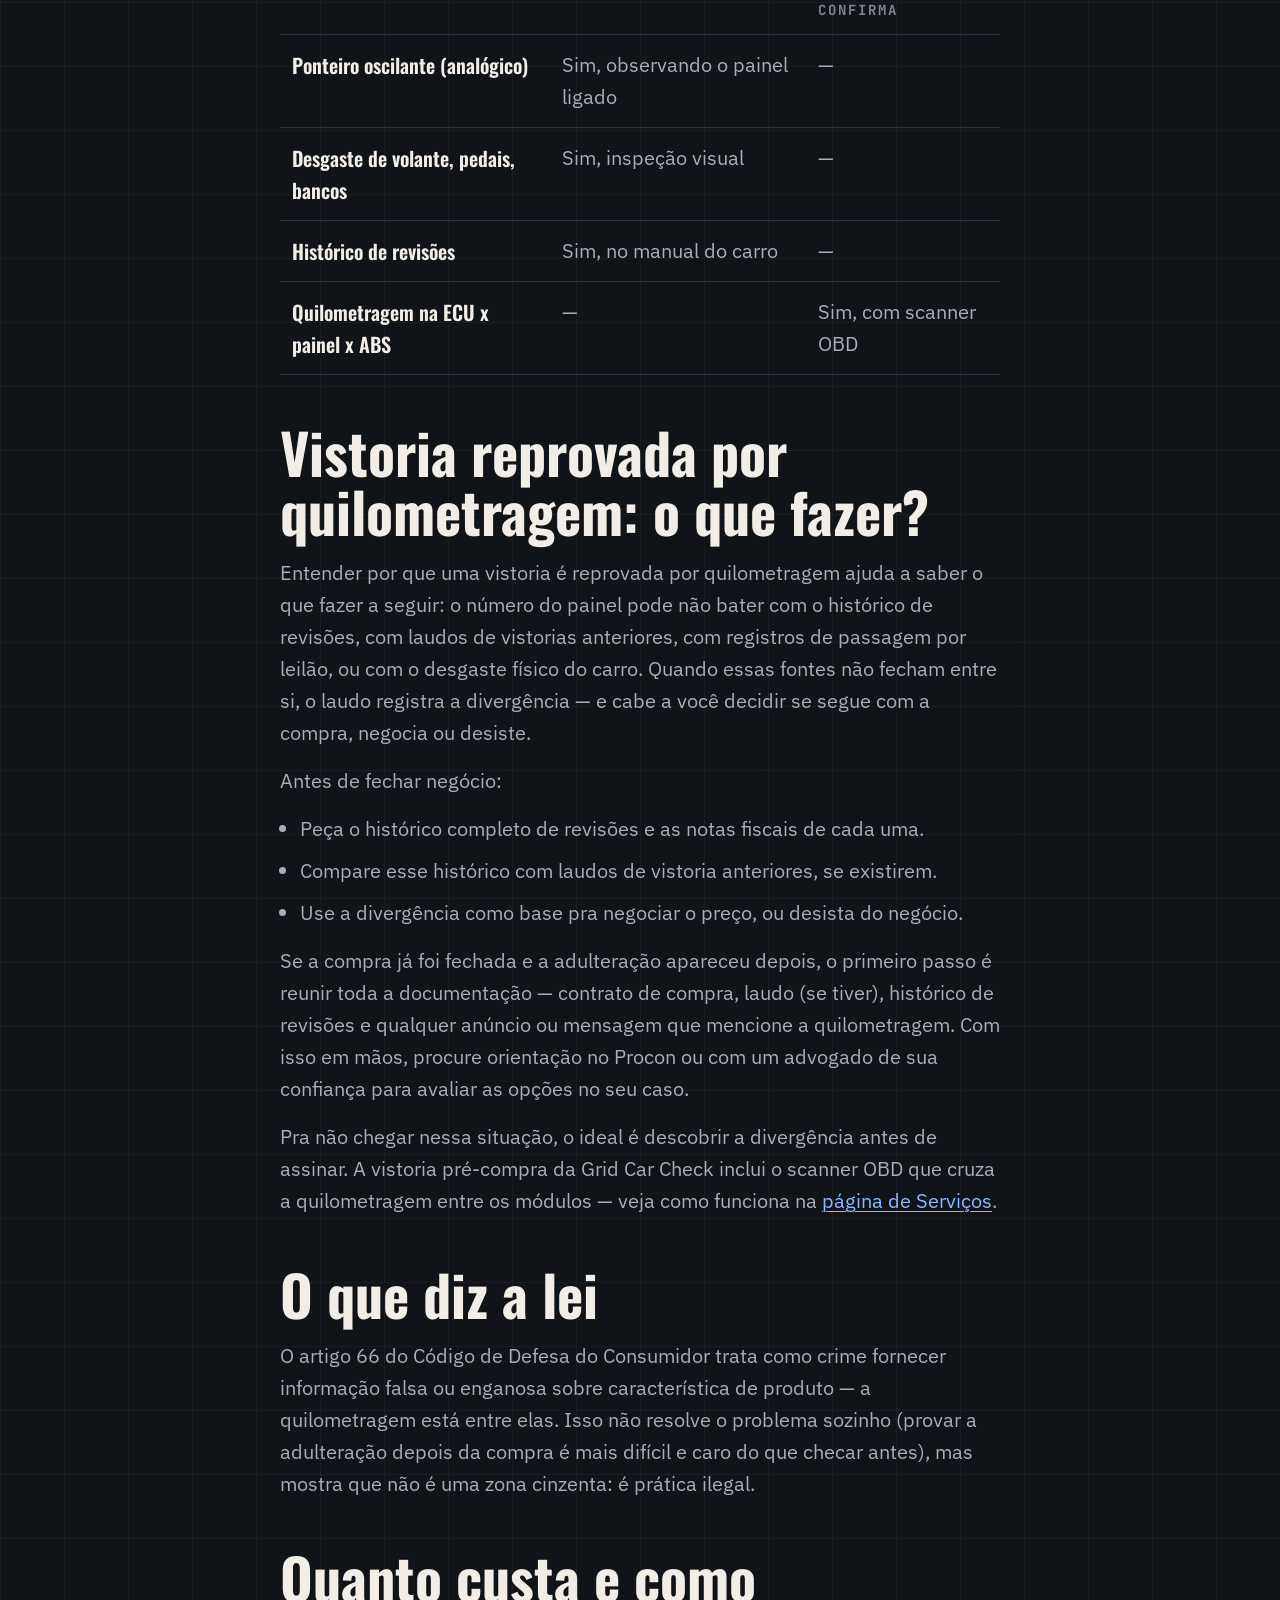
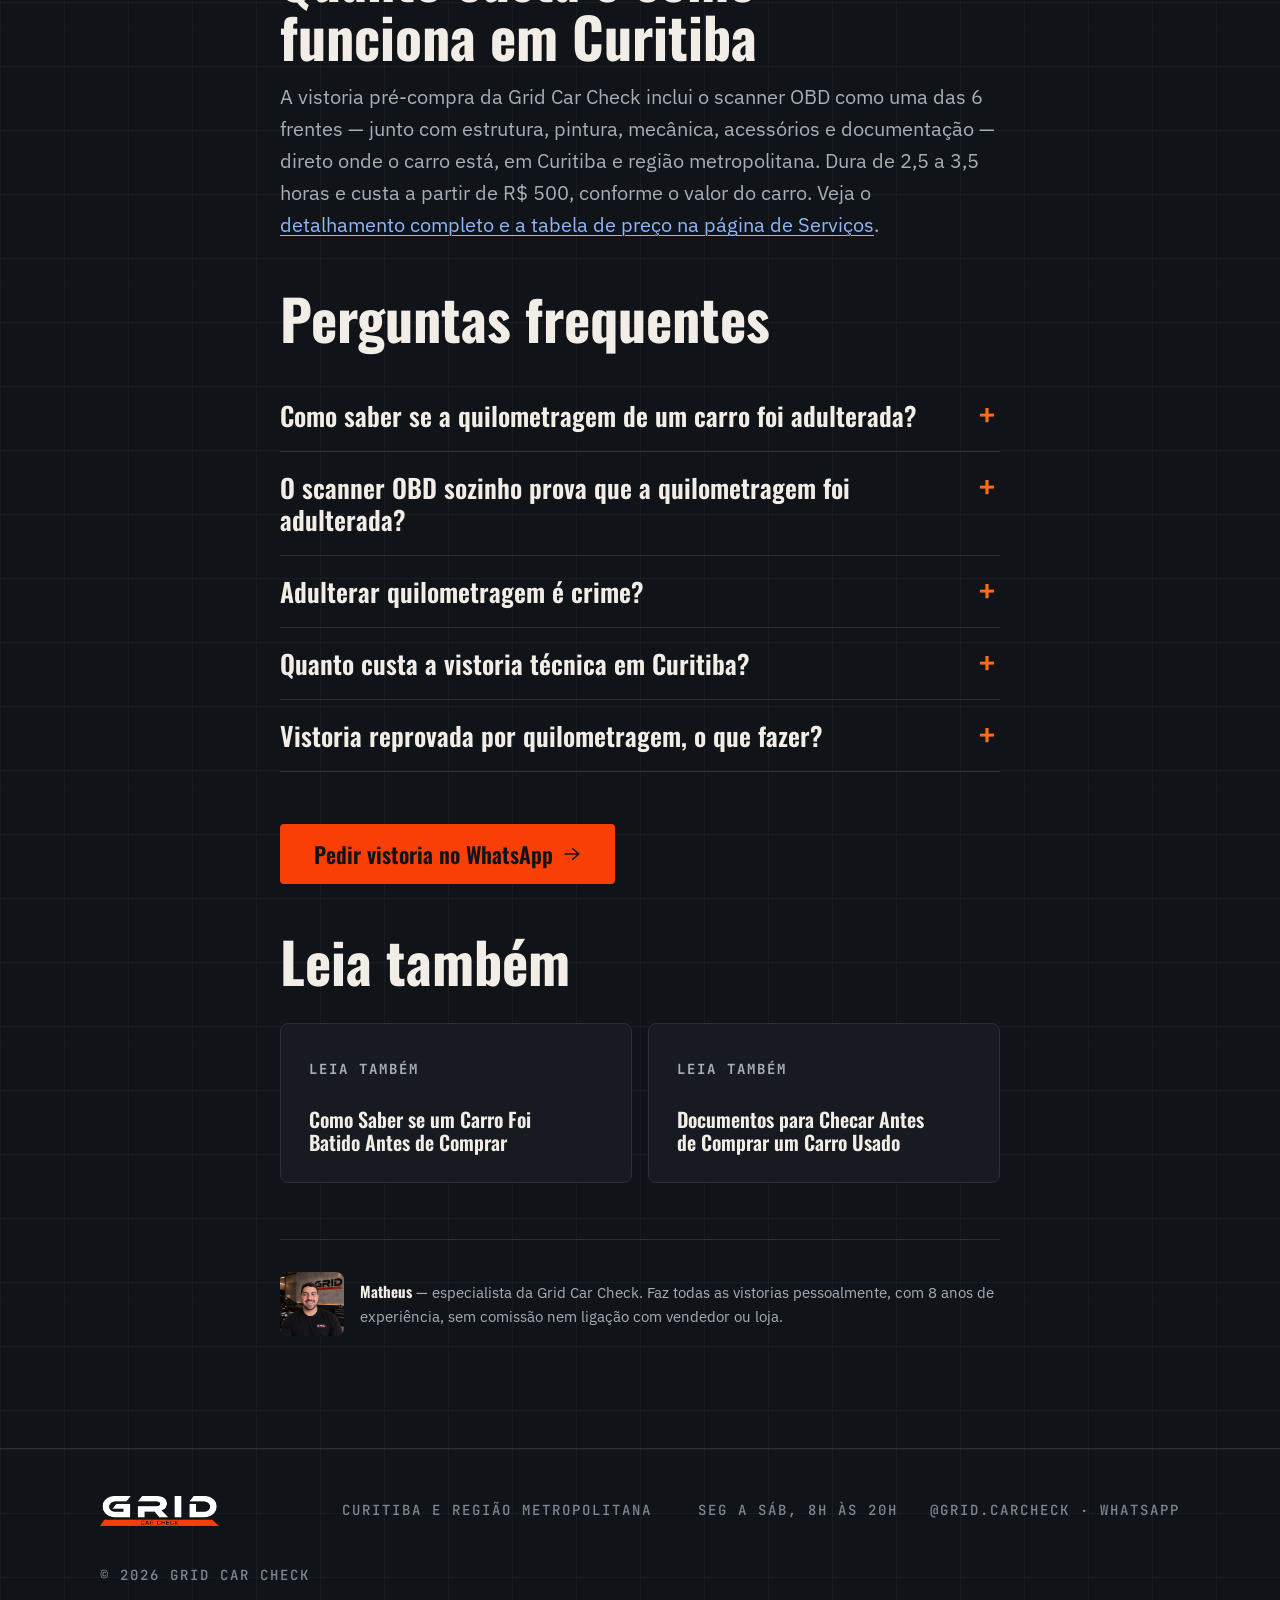
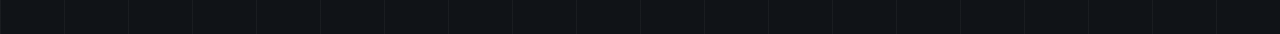
<file: blog/quilometragem-adulterada/index.html>
<!DOCTYPE html>
<html lang="pt-BR">

<head>
  <meta charset="UTF-8">
  <meta name="viewport" content="width=device-width, initial-scale=1.0">

  <!-- Google tag (gtag.js) -->
  <script async src="https://www.googletagmanager.com/gtag/js?id=G-SVH3X3QNZ6"></script>
  <script>
    window.dataLayer = window.dataLayer || [];
    function gtag(){dataLayer.push(arguments);}
    gtag('js', new Date());

    gtag('config', 'G-SVH3X3QNZ6');
  </script>

  <title>Quilometragem Adulterada: Como Identificar Antes de Comprar | Grid Car Check</title>
  <meta name="description"
    content="Vistoria reprovada por quilometragem? Veja os 4 sinais de adulteração e o que fazer antes e depois de comprar, em Curitiba.">
  <meta name="robots" content="index, follow">
  <meta name="theme-color" content="#101317">
  <link rel="canonical" href="https://gridcarcheck.com.br/blog/quilometragem-adulterada/">

  <meta property="og:type" content="article">
  <meta property="og:locale" content="pt_BR">
  <meta property="og:url" content="https://gridcarcheck.com.br/blog/quilometragem-adulterada/">
  <meta property="og:site_name" content="Grid Car Check">
  <meta property="og:title" content="Quilometragem Adulterada: Como Identificar Antes de Comprar">
  <meta property="og:description"
    content="Vistoria reprovada por quilometragem? Veja os 4 sinais de adulteração e o que fazer antes e depois de comprar, em Curitiba.">
  <meta property="og:image" content="https://gridcarcheck.com.br/assets/images/og-image.png">
  <meta property="og:image:width" content="1200">
  <meta property="og:image:height" content="630">
  <meta property="og:image:alt" content="Grid Car Check — como identificar quilometragem adulterada">

  <meta name="twitter:card" content="summary_large_image">
  <meta name="twitter:title" content="Quilometragem Adulterada: Como Identificar Antes de Comprar">
  <meta name="twitter:description"
    content="Vistoria reprovada por quilometragem? Veja os 4 sinais e o que fazer antes e depois de comprar.">
  <meta name="twitter:image" content="https://gridcarcheck.com.br/assets/images/og-image.png">

  <link rel="icon" href="/assets/images/favicon.png">
  <link rel="apple-touch-icon" href="/assets/images/favicon-180.png">
  <link rel="preconnect" href="https://fonts.googleapis.com">
  <link rel="preconnect" href="https://fonts.gstatic.com" crossorigin>
  <link
    href="https://fonts.googleapis.com/css2?family=IBM+Plex+Sans:wght@400;500;600&family=JetBrains+Mono:wght@500;700&family=Oswald:wght@600;700&display=swap"
    rel="stylesheet">
  <link rel="stylesheet" href="/css/style.css">

  <!-- CSS só desta página: mesma estrutura de artigo dos outros posts do blog -->
  <style>
    .article { max-width: 760px; margin: 0 auto; }
    .article h2 { max-width: none; margin-top: 48px; margin-bottom: 16px; }
    .article h2:first-child { margin-top: 0; }
    .article h3 { margin-top: 28px; margin-bottom: 8px; font-size: 20px; }
    .article p + p, .article ul + p, .article p + ul, .article h3 + p { margin-top: 16px; }
    .article p { color: var(--muted); }
    .article ul { color: var(--muted); padding-left: 20px; margin: 16px 0; }
    .article li + li { margin-top: 10px; }
    .bluf { background: var(--panel); border: 1px solid var(--line); border-left: 3px solid var(--accent); border-radius: 8px; padding: 24px; margin-top: 24px; }
    .bluf p { color: var(--text); margin: 0; font-size: 1.05em; }
    .compare { width: 100%; border-collapse: collapse; margin-top: 24px; }
    .compare caption { text-align: left; }
    .compare th, .compare td { padding: 14px 12px; text-align: left; border-bottom: 1px solid var(--line); vertical-align: top; }
    .compare thead th { font: 700 var(--fs-mono)/1.4 var(--mono); letter-spacing: 2px; text-transform: uppercase; color: var(--faint); }
    .compare tbody th { font-family: var(--display); font-weight: 600; color: var(--text); }
    .compare td { color: var(--muted); }
    .byline { display: flex; gap: 16px; align-items: center; margin-top: 56px; padding-top: 32px; border-top: 1px solid var(--line); }
    .byline img { width: 64px; height: 64px; border-radius: 8px; object-fit: cover; object-position: 50% 28%; flex: none; }
    .byline p { margin: 0; color: var(--muted); font-size: 15px; }
    .byline strong { color: var(--text); font-family: var(--display); }
  </style>

  <!-- BlogPosting (E-E-A-T: autor nomeado) + BreadcrumbList + FAQPage espelhando o FAQ visível abaixo -->
  <script type="application/ld+json">
  {
    "@context": "https://schema.org",
    "@graph": [
      {
        "@type": "BlogPosting",
        "headline": "Quilometragem Adulterada: Como Identificar Antes de Comprar",
        "description": "Vistoria reprovada por quilometragem? Veja os 4 sinais de adulteração e o que fazer antes e depois de comprar, em Curitiba.",
        "datePublished": "2026-10-22",
        "dateModified": "2026-11-12",
        "inLanguage": "pt-BR",
        "author": { "@type": "Person", "name": "Matheus", "jobTitle": "Especialista em vistoria de veículos" },
        "publisher": { "@id": "https://gridcarcheck.com.br/#empresa" },
        "mainEntityOfPage": "https://gridcarcheck.com.br/blog/quilometragem-adulterada/"
      },
      {
        "@type": "BreadcrumbList",
        "itemListElement": [
          { "@type": "ListItem", "position": 1, "name": "Home", "item": "https://gridcarcheck.com.br/" },
          { "@type": "ListItem", "position": 2, "name": "Blog", "item": "https://gridcarcheck.com.br/blog/" },
          { "@type": "ListItem", "position": 3, "name": "Quilometragem Adulterada", "item": "https://gridcarcheck.com.br/blog/quilometragem-adulterada/" }
        ]
      },
      {
        "@type": "FAQPage",
        "mainEntity": [
          {
            "@type": "Question", "name": "Como saber se a quilometragem de um carro foi adulterada?",
            "acceptedAnswer": { "@type": "Answer", "text": "Quatro sinais: ponteiro do velocímetro oscilante (em painel analógico), desgaste no volante/pedais/bancos incompatível com o km informado, histórico de revisões com saltos ou revisões faltando, e divergência entre a quilometragem registrada na ECU, no painel e na central do ABS — só o scanner revela essa última." }
          },
          {
            "@type": "Question", "name": "O scanner OBD sozinho prova que a quilometragem foi adulterada?",
            "acceptedAnswer": { "@type": "Answer", "text": "O scanner compara a quilometragem registrada em módulos eletrônicos diferentes (ECU, painel, central do ABS). Se os valores não batem entre si, é forte indício de adulteração — mas a leitura precisa ser interpretada junto com desgaste físico e histórico de revisões." }
          },
          {
            "@type": "Question", "name": "Adulterar quilometragem é crime?",
            "acceptedAnswer": { "@type": "Answer", "text": "Sim. O artigo 66 do Código de Defesa do Consumidor trata como crime fornecer informação falsa sobre característica do produto — a quilometragem está entre elas." }
          },
          {
            "@type": "Question", "name": "Quanto custa a vistoria técnica em Curitiba?",
            "acceptedAnswer": { "@type": "Answer", "text": "A partir de R$ 500. O valor varia conforme o preço do carro: até R$ 100 mil, R$ 500; de R$ 100 mil a R$ 300 mil, R$ 700; de R$ 300 mil a R$ 500 mil, R$ 900; de R$ 500 mil a R$ 1 milhão, R$ 1.200." }
          },
          {
            "@type": "Question", "name": "Vistoria reprovada por quilometragem, o que fazer?",
            "acceptedAnswer": { "@type": "Answer", "text": "Antes de fechar negócio: peça o histórico de revisões e notas fiscais, compare com laudos anteriores se existirem, e use a divergência pra negociar o preço ou desistir. Se a compra já foi feita, reúna a documentação (contrato, laudo, histórico) e procure orientação no Procon ou com um advogado." }
          }
        ]
      }
    ]
  }
  </script>

  <!-- Meta Pixel Code -->
  <script>
    !function(f,b,e,v,n,t,s)
    {if(f.fbq)return;n=f.fbq=function(){n.callMethod?
    n.callMethod.apply(n,arguments):n.queue.push(arguments)};
    if(!f._fbq)f._fbq=n;n.push=n;n.loaded=!0;n.version='2.0';
    n.queue=[];t=b.createElement(e);t.async=!0;
    t.src=v;s=b.getElementsByTagName(e)[0];
    s.parentNode.insertBefore(t,s)}(window, document,'script',
    'https://connect.facebook.net/en_US/fbevents.js');
    fbq('init', '866001702810701');
    fbq('track', 'PageView');
  </script>
  <noscript><img height="1" width="1" style="display:none"
      src="https://www.facebook.com/tr?id=866001702810701&ev=PageView&noscript=1" /></noscript>
  <!-- End Meta Pixel Code -->
</head>

<body>
  <a class="skip" href="#conteudo">Ir para o conteúdo</a>

  <header class="header">
    <div class="container header__inner">
      <a href="/" aria-label="Grid Car Check"><img class="logo" src="/assets/images/grid-logo.png"
          alt="Grid Car Check" width="146" height="37"></a>
      <nav class="nav" id="nav-principal" aria-label="Navegação principal">
        <a href="/">Home</a>
        <a href="/servicos/">Serviços</a>
        <a href="/blog/">Blog</a>
      </nav>
      <div class="header__actions">
        <a href="#" class="btn btn--small" data-whatsapp>Falar no WhatsApp</a>
        <button class="nav-toggle" type="button" aria-expanded="false" aria-controls="nav-principal" aria-label="Abrir menu">
          <svg viewBox="0 0 24 24" aria-hidden="true"><path d="M3 6h18M3 12h18M3 18h18" /></svg>
        </button>
      </div>
    </div>
  </header>

  <main id="conteudo">
    <section class="blueprint hero">
      <div class="container narrow">
        <p class="mono"><a href="/blog/">Blog</a> · Documentação</p>
        <h1 style="margin-top:16px">Quilometragem Adulterada: <span class="accent">Como Identificar</span></h1>
        <p class="lead">Os 4 sinais de alerta antes de comprar, em Curitiba e região metropolitana.</p>
      </div>
    </section>

    <section class="blueprint section">
      <div class="container narrow article">

        <div class="bluf">
          <p><strong>Resposta direta:</strong> quilometragem adulterada deixa sinal em quatro lugares: ponteiro do velocímetro oscilante (em painel analógico), desgaste de volante, pedais e bancos incompatível com o km informado, histórico de revisões com saltos ou revisões faltando, e divergência entre a quilometragem registrada na ECU, no painel e na central do ABS — essa última só aparece no scanner. Nenhum sinal sozinho é prova definitiva, mas juntos levantam suspeita forte o bastante para não fechar negócio sem checar.</p>
        </div>

        <p style="margin-top:24px"><a href="#" class="btn" data-whatsapp
          data-mensagem="Oi! Vi o blog da Grid e quero pedir uma vistoria pré-compra. O carro é um ">Pedir vistoria no WhatsApp</a></p>

        <h2>Como a fraude costuma acontecer</h2>
        <p>Em carros com painel analógico, basta romper o lacre do odômetro para girar os números pra trás — por isso um lacre violado, ou um ponteiro do velocímetro que oscila de forma estranha, já é motivo de desconfiança. Em carros com painel digital, a quilometragem é alterada por aplicativo ou reprogramação do sistema, sem deixar sinal físico visível — o que torna o scanner ainda mais importante nesses casos, porque é o único jeito de cruzar a informação com o que está gravado na central eletrônica.</p>

        <h2>Os 4 sinais de alerta</h2>

        <h3>1. Ponteiro do velocímetro oscilante</h3>
        <p>Só se aplica a painel analógico. Ligue o carro e observe o ponteiro: se ele tremer ou oscilar de forma anormal em vez de se mover de modo firme, pode indicar que o mecanismo foi mexido.</p>

        <h3>2. Desgaste físico incompatível com o km informado</h3>
        <p>Volante, pedais, manopla de câmbio e bancos desgastam de forma proporcional ao uso. Um carro com 40 mil km não costuma ter o courino do volante gasto ou os pedais com a borracha lisa — isso é desgaste de carro com muito mais uso.</p>

        <h3>3. Histórico de revisões com saltos ou revisões faltando</h3>
        <p>Cada revisão oficial costuma ser feita a cada 10 mil km rodados. Se o manual de revisões pula de 30 mil pra 90 mil km sem nada registrado no meio, ou se faltam carimbos, vale perguntar por quê.</p>

        <h3>4. Divergência entre módulos eletrônicos (só o scanner revela)</h3>
        <p>Em carros mais novos, a quilometragem fica registrada em mais de um módulo eletrônico — a ECU (central do motor), o painel de instrumentos e, em muitos modelos, a central do ABS. Adulterar o número do painel é relativamente simples; já reprogramar a ECU pra bater com o painel adulterado é mais difícil. Por isso, quando o scanner lê a ECU e o valor não bate com o painel, é um dos indícios mais fortes de adulteração que existe — e é exatamente a frente que o scanner OBD da vistoria técnica cobre.</p>

        <figure>
          <img src="/assets/images/vistorias/bronco-painel.jpg" width="720" height="900" loading="lazy" alt="Painel de um Ford Bronco Sport Badlands 2025 marcando 1.567 quilômetros">
          <figcaption>Painel de um Ford Bronco Sport Badlands 2025 durante uma vistoria da Grid: 1.567 km. Na vistoria, o número do painel é cruzado com o scanner e com o histórico de revisões.</figcaption>
        </figure>

        <h2>O que checar sozinho x o que só o scanner confirma</h2>
        <table class="compare">
          <caption class="sr">O que o comprador pode checar sozinho e o que só o scanner confirma</caption>
          <thead>
            <tr>
              <th scope="col">Sinal</th>
              <th scope="col">Dá pra checar sozinho</th>
              <th scope="col">Só o scanner confirma</th>
            </tr>
          </thead>
          <tbody>
            <tr>
              <th scope="row">Ponteiro oscilante (analógico)</th>
              <td>Sim, observando o painel ligado</td>
              <td>—</td>
            </tr>
            <tr>
              <th scope="row">Desgaste de volante, pedais, bancos</th>
              <td>Sim, inspeção visual</td>
              <td>—</td>
            </tr>
            <tr>
              <th scope="row">Histórico de revisões</th>
              <td>Sim, no manual do carro</td>
              <td>—</td>
            </tr>
            <tr>
              <th scope="row">Quilometragem na ECU x painel x ABS</th>
              <td>—</td>
              <td>Sim, com scanner OBD</td>
            </tr>
          </tbody>
        </table>

        <h2>Vistoria reprovada por quilometragem: o que fazer?</h2>
        <p>Entender por que uma vistoria é reprovada por quilometragem ajuda a saber o que fazer a seguir: o número do painel pode não bater com o histórico de revisões, com laudos de vistorias anteriores, com registros de passagem por leilão, ou com o desgaste físico do carro. Quando essas fontes não fecham entre si, o laudo registra a divergência — e cabe a você decidir se segue com a compra, negocia ou desiste.</p>

        <p>Antes de fechar negócio:</p>
        <ul>
          <li>Peça o histórico completo de revisões e as notas fiscais de cada uma.</li>
          <li>Compare esse histórico com laudos de vistoria anteriores, se existirem.</li>
          <li>Use a divergência como base pra negociar o preço, ou desista do negócio.</li>
        </ul>

        <p>Se a compra já foi fechada e a adulteração apareceu depois, o primeiro passo é reunir toda a documentação — contrato de compra, laudo (se tiver), histórico de revisões e qualquer anúncio ou mensagem que mencione a quilometragem. Com isso em mãos, procure orientação no Procon ou com um advogado de sua confiança para avaliar as opções no seu caso.</p>

        <p>Pra não chegar nessa situação, o ideal é descobrir a divergência antes de assinar. A vistoria pré-compra da Grid Car Check inclui o scanner OBD que cruza a quilometragem entre os módulos — veja como funciona na <a href="/servicos/#vistoria">página de Serviços</a>.</p>

        <h2>O que diz a lei</h2>
        <p>O artigo 66 do Código de Defesa do Consumidor trata como crime fornecer informação falsa ou enganosa sobre característica de produto — a quilometragem está entre elas. Isso não resolve o problema sozinho (provar a adulteração depois da compra é mais difícil e caro do que checar antes), mas mostra que não é uma zona cinzenta: é prática ilegal.</p>

        <h2>Quanto custa e como funciona em Curitiba</h2>
        <p>A vistoria pré-compra da Grid Car Check inclui o scanner OBD como uma das 6 frentes — junto com estrutura, pintura, mecânica, acessórios e documentação — direto onde o carro está, em Curitiba e região metropolitana. Dura de 2,5 a 3,5 horas e custa a partir de R$ 500, conforme o valor do carro. Veja o <a href="/servicos/#vistoria">detalhamento completo e a tabela de preço na página de Serviços</a>.</p>

        <h2>Perguntas frequentes</h2>
        <div class="faq">
          <details>
            <summary>Como saber se a quilometragem de um carro foi adulterada?</summary>
            <p>Quatro sinais: ponteiro do velocímetro oscilante (em painel analógico), desgaste no volante/pedais/bancos incompatível com o km informado, histórico de revisões com saltos ou revisões faltando, e divergência entre a quilometragem registrada na ECU, no painel e na central do ABS — só o scanner revela essa última.</p>
          </details>
          <details>
            <summary>O scanner OBD sozinho prova que a quilometragem foi adulterada?</summary>
            <p>O scanner compara a quilometragem registrada em módulos eletrônicos diferentes (ECU, painel, central do ABS). Se os valores não batem entre si, é forte indício de adulteração — mas a leitura precisa ser interpretada junto com desgaste físico e histórico de revisões.</p>
          </details>
          <details>
            <summary>Adulterar quilometragem é crime?</summary>
            <p>Sim. O artigo 66 do Código de Defesa do Consumidor trata como crime fornecer informação falsa sobre característica do produto — a quilometragem está entre elas.</p>
          </details>
          <details>
            <summary>Quanto custa a vistoria técnica em Curitiba?</summary>
            <p>A partir de R$ 500. O valor varia conforme o preço do carro: até R$ 100 mil, R$ 500; de R$ 100 mil a R$ 300 mil, R$ 700; de R$ 300 mil a R$ 500 mil, R$ 900; de R$ 500 mil a R$ 1 milhão, R$ 1.200.</p>
          </details>
          <details>
            <summary>Vistoria reprovada por quilometragem, o que fazer?</summary>
            <p>Antes de fechar negócio: peça o histórico de revisões e notas fiscais, compare com laudos anteriores se existirem, e use a divergência pra negociar o preço ou desistir. Se a compra já foi feita, reúna a documentação (contrato, laudo, histórico) e procure orientação no Procon ou com um advogado.</p>
          </details>
        </div>

        <p style="margin-top:32px"><a href="#" class="btn btn--big" data-whatsapp
          data-mensagem="Oi! Vi o blog da Grid e quero pedir uma vistoria pré-compra. O carro é um ">Pedir vistoria no WhatsApp</a></p>

        <h2>Leia também</h2>
        <div class="grid3" style="grid-template-columns: repeat(auto-fit, minmax(240px, 1fr));">
          <a href="/blog/como-saber-se-o-carro-foi-batido/" class="card" style="text-decoration:none">
            <p class="eyebrow eyebrow--sm">Leia também</p>
            <h3 style="margin-bottom:0">Como Saber se um Carro Foi Batido Antes de Comprar</h3>
          </a>
          <a href="/blog/documentos-carro-usado-curitiba/" class="card" style="text-decoration:none">
            <p class="eyebrow eyebrow--sm">Leia também</p>
            <h3 style="margin-bottom:0">Documentos para Checar Antes de Comprar um Carro Usado</h3>
          </a>
        </div>

        <div class="byline">
          <img src="/assets/images/matheus.jpg" alt="Matheus, especialista da Grid Car Check">
          <p><strong>Matheus</strong> — especialista da Grid Car Check. Faz todas as vistorias pessoalmente, com 8 anos de experiência, sem comissão nem ligação com vendedor ou loja.</p>
        </div>
      </div>
    </section>
  </main>

  <footer class="blueprint footer">
    <div class="container footer__inner">
      <img class="logo" src="/assets/images/grid-logo.png" alt="Grid Car Check" width="110" height="28"
        loading="lazy">
      <p class="mono">Curitiba e região metropolitana</p>
      <p class="mono">Seg a sáb, 8h às 20h</p>
      <p class="mono"><a href="https://instagram.com/grid.carcheck" target="_blank"
          rel="noopener">@grid.carcheck</a> · <a href="#" data-whatsapp>WhatsApp</a></p>
      <p class="mono">© <span id="ano"></span> Grid Car Check</p>
    </div>
  </footer>

  <a href="#" class="sticky-cta" data-whatsapp aria-label="Falar no WhatsApp">
    <svg viewBox="0 0 24 24" aria-hidden="true">
      <path d="M7.9 20A9 9 0 1 0 4 16.1L2 22Z" />
    </svg>
    <span>Falar no WhatsApp</span>
  </a>

  <script src="/js/main.js"></script>
</body>

</html>
</file>
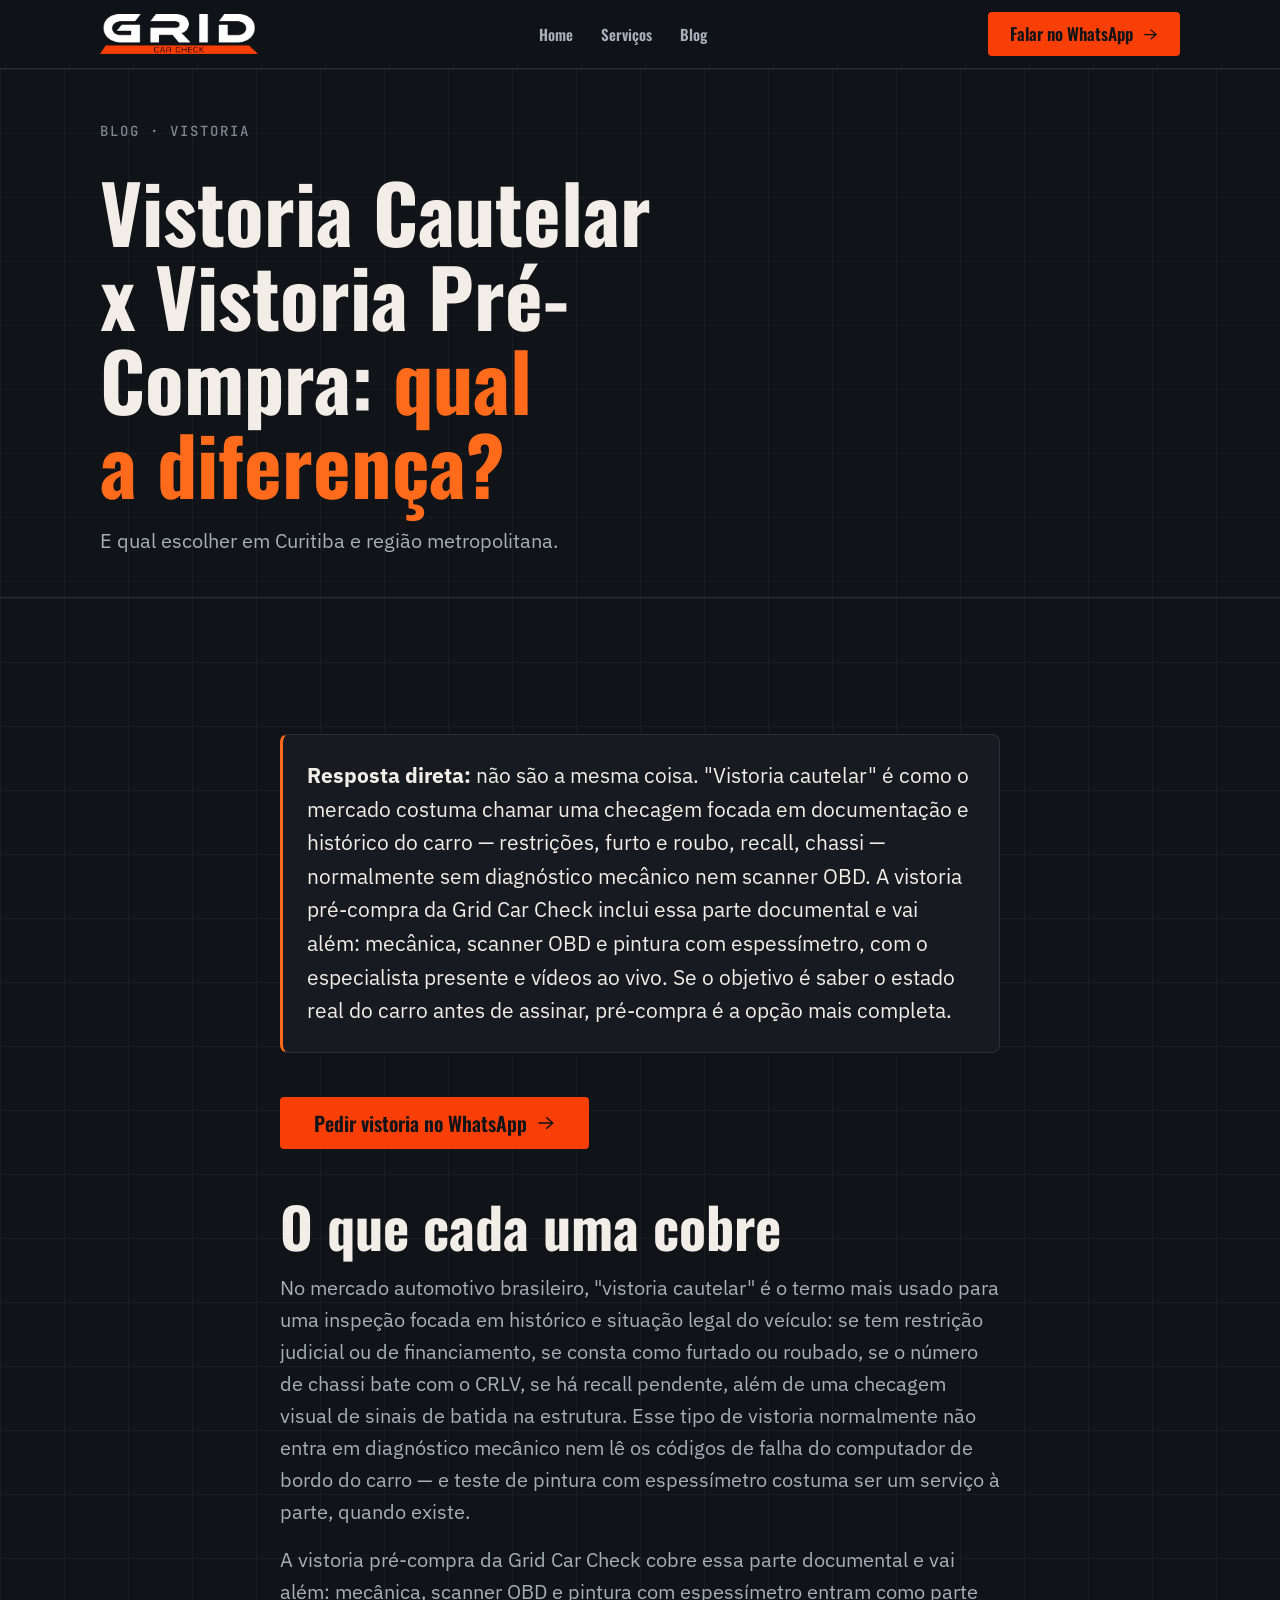
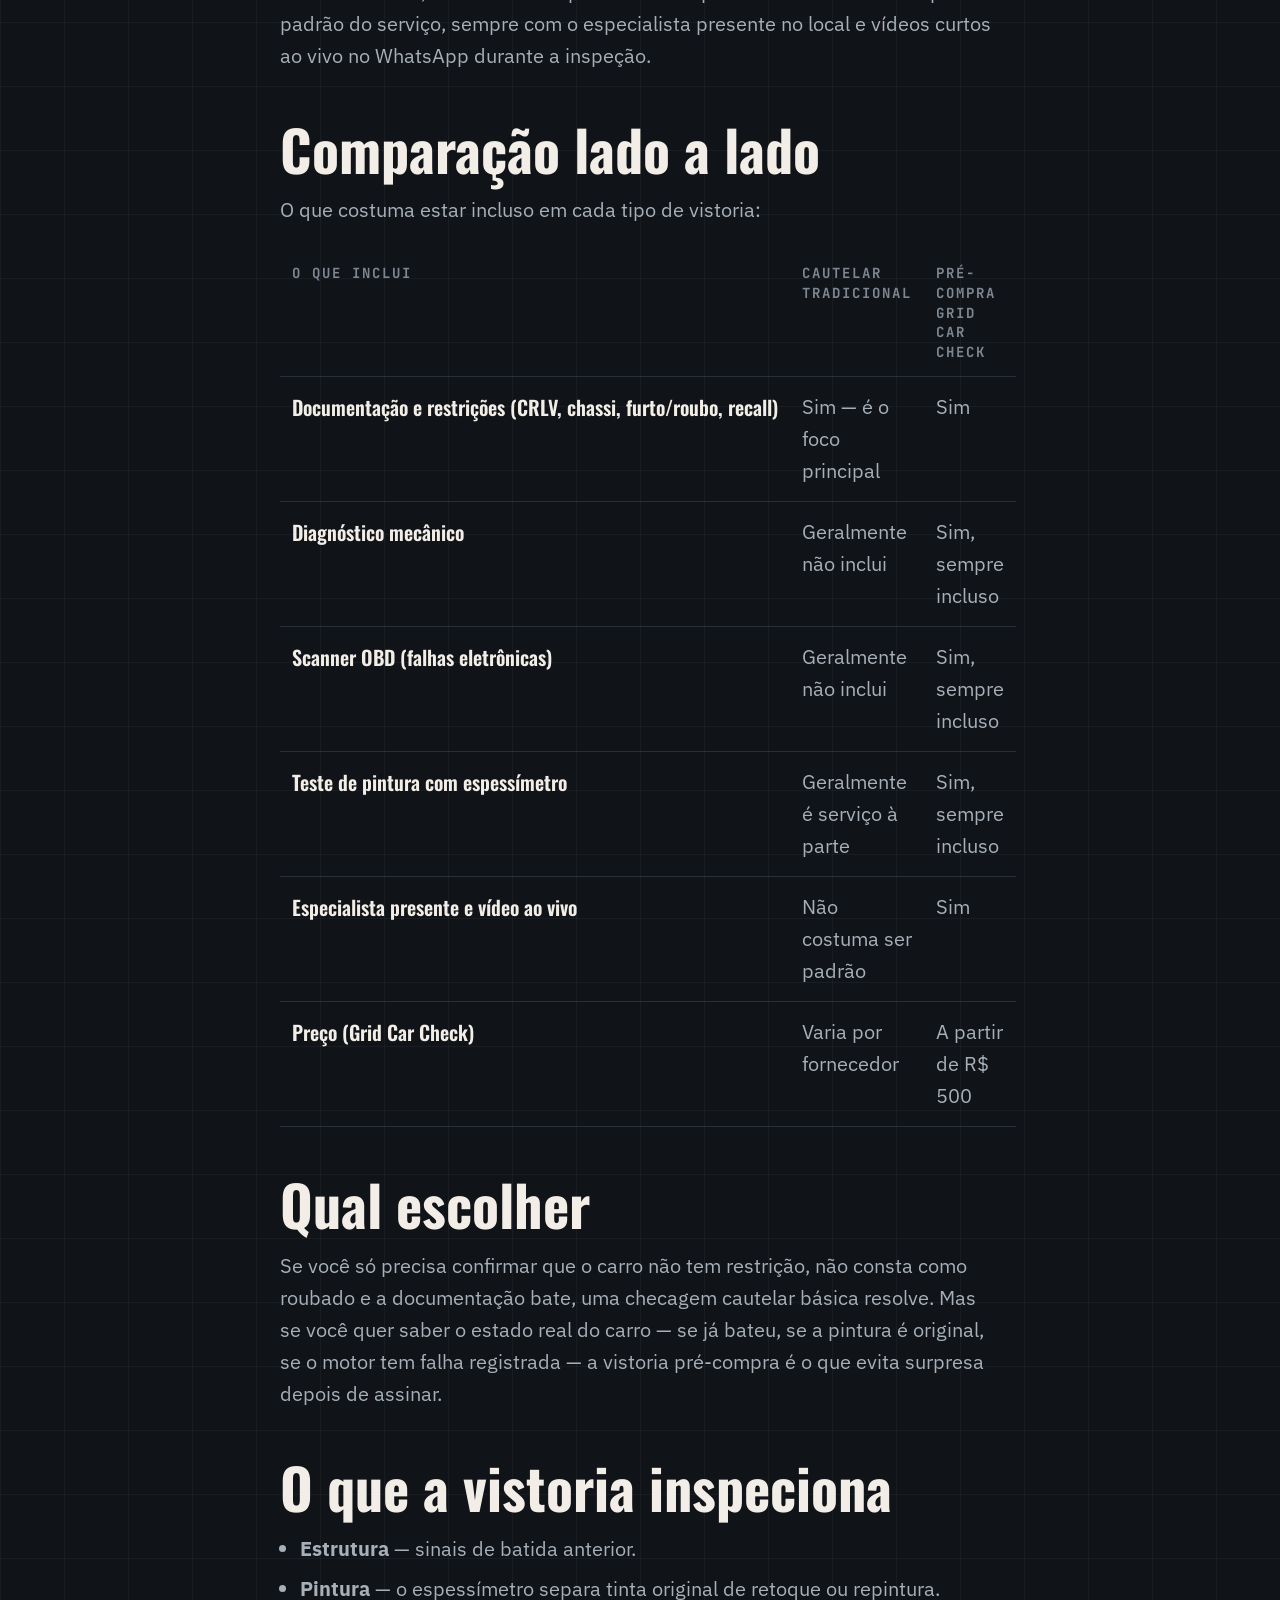
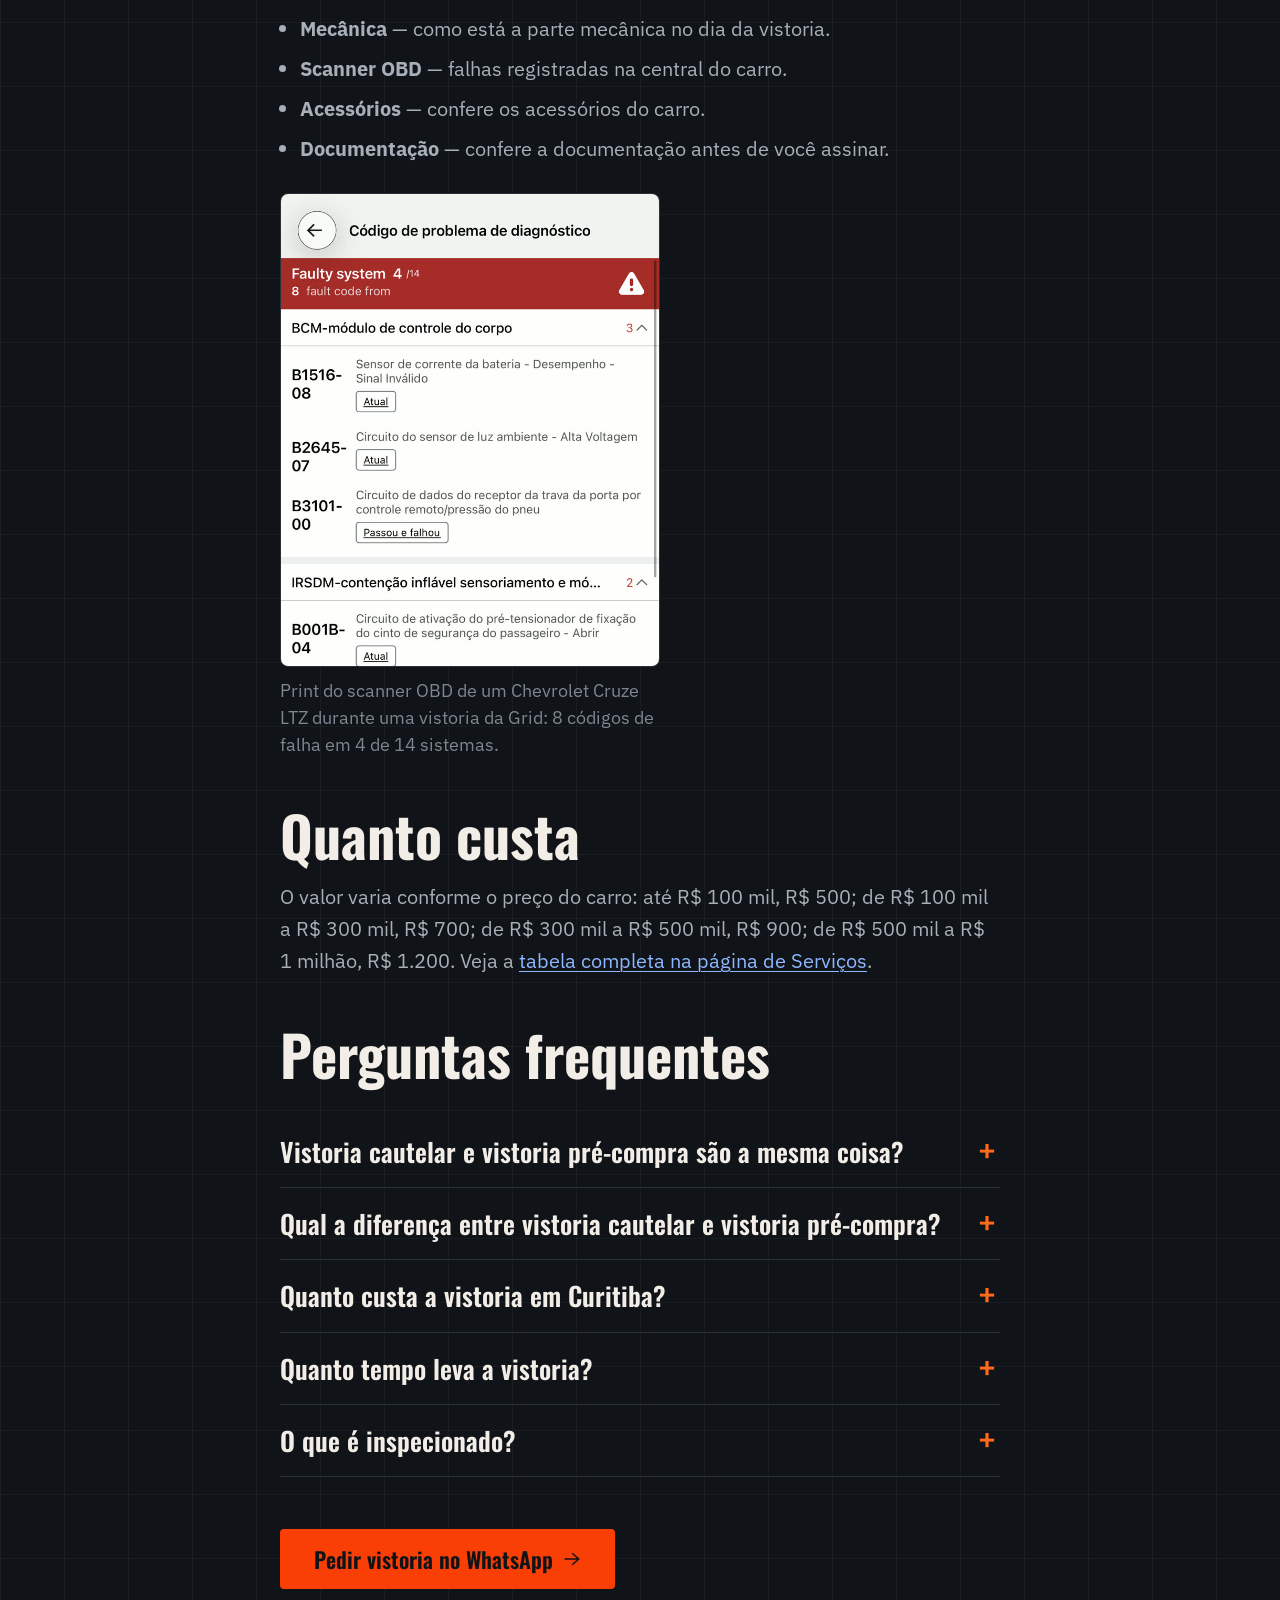
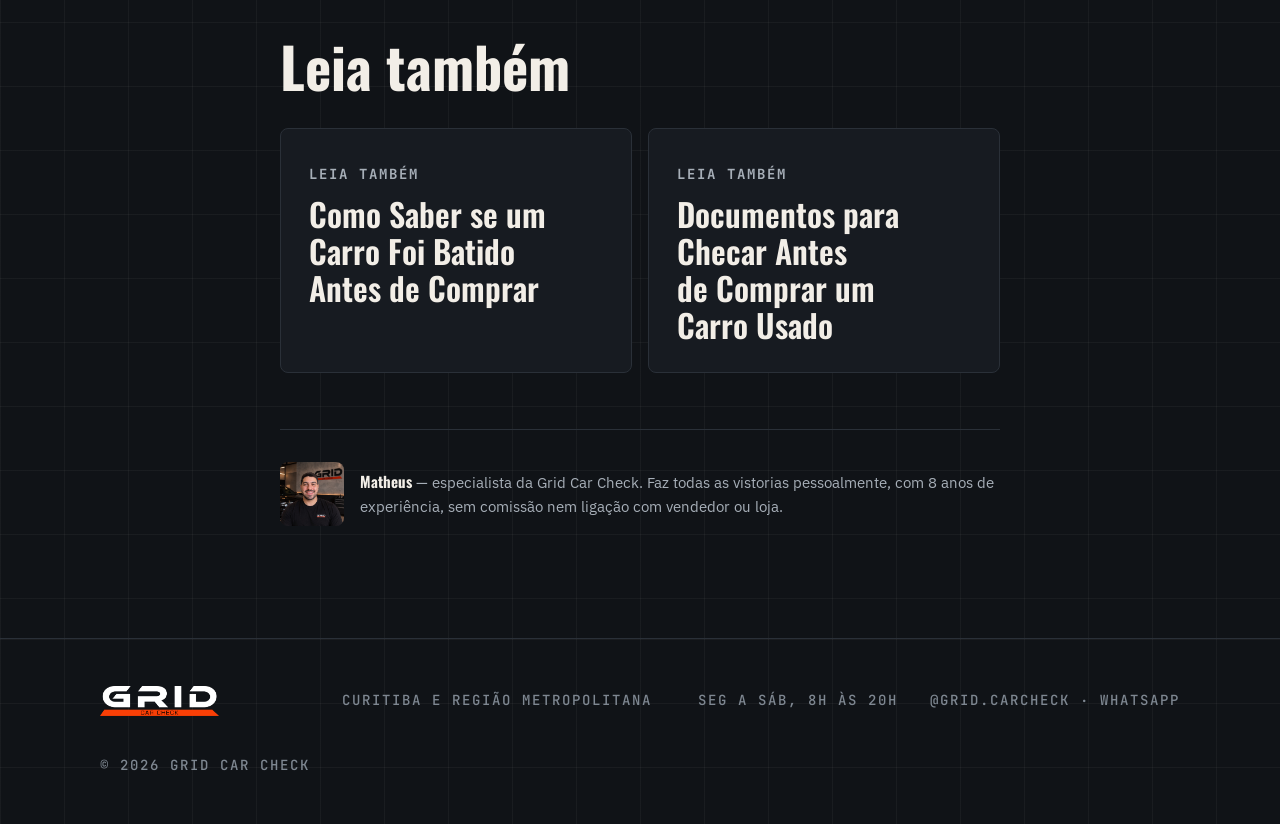
<file: blog/vistoria-cautelar-vs-pre-compra/index.html>
<!DOCTYPE html>
<html lang="pt-BR">

<head>
  <meta charset="UTF-8">
  <meta name="viewport" content="width=device-width, initial-scale=1.0">

  <!-- Google tag (gtag.js) -->
  <script async src="https://www.googletagmanager.com/gtag/js?id=G-SVH3X3QNZ6"></script>
  <script>
    window.dataLayer = window.dataLayer || [];
    function gtag(){dataLayer.push(arguments);}
    gtag('js', new Date());

    gtag('config', 'G-SVH3X3QNZ6');
  </script>

  <title>Vistoria Cautelar x Vistoria Pré-Compra: qual a diferença? | Grid Car Check</title>
  <meta name="description"
    content="Vistoria cautelar foca em documentação e histórico. Pré-compra inclui isso e também mecânica, scanner OBD e pintura. Veja a diferença em Curitiba.">
  <meta name="robots" content="index, follow">
  <meta name="theme-color" content="#101317">
  <link rel="canonical" href="https://gridcarcheck.com.br/blog/vistoria-cautelar-vs-pre-compra/">

  <meta property="og:type" content="article">
  <meta property="og:locale" content="pt_BR">
  <meta property="og:url" content="https://gridcarcheck.com.br/blog/vistoria-cautelar-vs-pre-compra/">
  <meta property="og:site_name" content="Grid Car Check">
  <meta property="og:title" content="Vistoria Cautelar x Vistoria Pré-Compra: qual a diferença?">
  <meta property="og:description"
    content="Vistoria cautelar foca em documentação e histórico. Vistoria pré-compra inclui isso e também mecânica, scanner OBD e pintura. Veja qual escolher em Curitiba.">
  <meta property="og:image" content="https://gridcarcheck.com.br/assets/images/og-image.png">
  <meta property="og:image:width" content="1200">
  <meta property="og:image:height" content="630">
  <meta property="og:image:alt" content="Grid Car Check — vistoria cautelar x vistoria pré-compra">

  <meta name="twitter:card" content="summary_large_image">
  <meta name="twitter:title" content="Vistoria Cautelar x Vistoria Pré-Compra: qual a diferença?">
  <meta name="twitter:description"
    content="Vistoria cautelar foca em documentação. Vistoria pré-compra inclui também mecânica, scanner OBD e pintura. Veja qual escolher em Curitiba.">
  <meta name="twitter:image" content="https://gridcarcheck.com.br/assets/images/og-image.png">

  <link rel="icon" href="/assets/images/favicon.png">
  <link rel="apple-touch-icon" href="/assets/images/favicon-180.png">
  <link rel="preconnect" href="https://fonts.googleapis.com">
  <link rel="preconnect" href="https://fonts.gstatic.com" crossorigin>
  <link
    href="https://fonts.googleapis.com/css2?family=IBM+Plex+Sans:wght@400;500;600&family=JetBrains+Mono:wght@500;700&family=Oswald:wght@600;700&display=swap"
    rel="stylesheet">
  <link rel="stylesheet" href="/css/style.css">

  <!-- CSS só desta página: tabela comparativa e miolo de artigo, reaproveitando os tokens de design.md -->
  <style>
    .article { max-width: 760px; margin: 0 auto; }
    .article h2 { max-width: none; margin-top: 48px; margin-bottom: 16px; }
    .article h2:first-child { margin-top: 0; }
    .article p + p, .article ul + p, .article p + ul { margin-top: 16px; }
    .article p { color: var(--muted); }
    .article ul { color: var(--muted); padding-left: 20px; margin: 16px 0; }
    .article li + li { margin-top: 8px; }
    .bluf { background: var(--panel); border: 1px solid var(--line); border-left: 3px solid var(--accent); border-radius: 8px; padding: 24px; margin-top: 24px; }
    .bluf p { color: var(--text); margin: 0; font-size: 1.05em; }
    .compare { width: 100%; border-collapse: collapse; margin-top: 24px; }
    .compare caption { text-align: left; }
    .compare th, .compare td { padding: 14px 12px; text-align: left; border-bottom: 1px solid var(--line); vertical-align: top; }
    .compare thead th { font: 700 var(--fs-mono)/1.4 var(--mono); letter-spacing: 2px; text-transform: uppercase; color: var(--faint); }
    .compare tbody th { font-family: var(--display); font-weight: 600; color: var(--text); white-space: nowrap; }
    .compare td { color: var(--muted); }
    .byline { display: flex; gap: 16px; align-items: center; margin-top: 56px; padding-top: 32px; border-top: 1px solid var(--line); }
    .byline img { width: 64px; height: 64px; border-radius: 8px; object-fit: cover; object-position: 50% 28%; flex: none; }
    .byline p { margin: 0; color: var(--muted); font-size: 15px; }
    .byline strong { color: var(--text); font-family: var(--display); }
  </style>

  <!-- BlogPosting (E-E-A-T: autor nomeado) + FAQPage espelhando o FAQ visível abaixo -->
  <script type="application/ld+json">
  {
    "@context": "https://schema.org",
    "@graph": [
      {
        "@type": "BlogPosting",
        "headline": "Vistoria Cautelar x Vistoria Pré-Compra: qual a diferença e qual escolher em Curitiba",
        "description": "Vistoria cautelar foca em documentação e histórico do carro. Vistoria pré-compra da Grid Car Check inclui isso e também mecânica, scanner OBD e pintura. Veja a diferença e qual escolher em Curitiba e região metropolitana.",
        "datePublished": "2026-10-08",
        "dateModified": "2026-10-08",
        "inLanguage": "pt-BR",
        "author": { "@type": "Person", "name": "Matheus", "jobTitle": "Especialista em vistoria de veículos" },
        "publisher": { "@id": "https://gridcarcheck.com.br/#empresa" },
        "mainEntityOfPage": "https://gridcarcheck.com.br/blog/vistoria-cautelar-vs-pre-compra/"
      },
      {
        "@type": "BreadcrumbList",
        "itemListElement": [
          { "@type": "ListItem", "position": 1, "name": "Home", "item": "https://gridcarcheck.com.br/" },
          { "@type": "ListItem", "position": 2, "name": "Blog", "item": "https://gridcarcheck.com.br/blog/" },
          { "@type": "ListItem", "position": 3, "name": "Vistoria Cautelar x Vistoria Pré-Compra", "item": "https://gridcarcheck.com.br/blog/vistoria-cautelar-vs-pre-compra/" }
        ]
      },
      {
        "@type": "FAQPage",
        "mainEntity": [
          {
            "@type": "Question", "name": "Vistoria cautelar e vistoria pré-compra são a mesma coisa?",
            "acceptedAnswer": { "@type": "Answer", "text": "Não exatamente. 'Vistoria cautelar' é como o mercado costuma chamar uma checagem de documentação e histórico do carro — restrições, furto e roubo, recall, chassi. A vistoria pré-compra da Grid Car Check vai além: inclui também mecânica, scanner OBD e pintura com espessímetro, com o especialista presente e vídeos ao vivo." }
          },
          {
            "@type": "Question", "name": "Qual a diferença entre vistoria cautelar e vistoria pré-compra?",
            "acceptedAnswer": { "@type": "Answer", "text": "A vistoria cautelar tradicional foca em documentação e histórico: restrições, furto e roubo, recall e chassi, normalmente sem diagnóstico mecânico nem scanner OBD. A vistoria pré-compra da Grid Car Check cobre a parte documental e inclui também mecânica, scanner OBD e pintura com espessímetro como parte padrão do serviço." }
          },
          {
            "@type": "Question", "name": "Quanto custa a vistoria em Curitiba?",
            "acceptedAnswer": { "@type": "Answer", "text": "A partir de R$ 500. O valor varia conforme o preço do carro: até R$ 100 mil, R$ 500; de R$ 100 mil a R$ 300 mil, R$ 700; de R$ 300 mil a R$ 500 mil, R$ 900; de R$ 500 mil a R$ 1 milhão, R$ 1.200." }
          },
          {
            "@type": "Question", "name": "Quanto tempo leva a vistoria?",
            "acceptedAnswer": { "@type": "Answer", "text": "De 2,5 a 3,5 horas, conforme o carro." }
          },
          {
            "@type": "Question", "name": "O que é inspecionado?",
            "acceptedAnswer": { "@type": "Answer", "text": "Seis frentes: estrutura, pintura (com espessímetro), mecânica, scanner OBD, acessórios e documentação." }
          }
        ]
      }
    ]
  }
  </script>

  <!-- Meta Pixel Code -->
  <script>
    !function(f,b,e,v,n,t,s)
    {if(f.fbq)return;n=f.fbq=function(){n.callMethod?
    n.callMethod.apply(n,arguments):n.queue.push(arguments)};
    if(!f._fbq)f._fbq=n;n.push=n;n.loaded=!0;n.version='2.0';
    n.queue=[];t=b.createElement(e);t.async=!0;
    t.src=v;s=b.getElementsByTagName(e)[0];
    s.parentNode.insertBefore(t,s)}(window, document,'script',
    'https://connect.facebook.net/en_US/fbevents.js');
    fbq('init', '866001702810701');
    fbq('track', 'PageView');
  </script>
  <noscript><img height="1" width="1" style="display:none"
      src="https://www.facebook.com/tr?id=866001702810701&ev=PageView&noscript=1" /></noscript>
  <!-- End Meta Pixel Code -->
</head>

<body>
  <a class="skip" href="#conteudo">Ir para o conteúdo</a>

  <header class="header">
    <div class="container header__inner">
      <a href="/" aria-label="Grid Car Check"><img class="logo" src="/assets/images/grid-logo.png"
          alt="Grid Car Check" width="146" height="37"></a>
      <nav class="nav" id="nav-principal" aria-label="Navegação principal">
        <a href="/">Home</a>
        <a href="/servicos/">Serviços</a>
        <a href="/blog/">Blog</a>
      </nav>
      <div class="header__actions">
        <a href="#" class="btn btn--small" data-whatsapp>Falar no WhatsApp</a>
        <button class="nav-toggle" type="button" aria-expanded="false" aria-controls="nav-principal" aria-label="Abrir menu">
          <svg viewBox="0 0 24 24" aria-hidden="true"><path d="M3 6h18M3 12h18M3 18h18" /></svg>
        </button>
      </div>
    </div>
  </header>

  <main id="conteudo">
    <section class="blueprint hero">
      <div class="container narrow">
        <p class="mono"><a href="/blog/">Blog</a> · Vistoria</p>
        <h1 style="margin-top:16px">Vistoria Cautelar x Vistoria Pré-Compra: <span class="accent">qual a diferença?</span></h1>
        <p class="lead">E qual escolher em Curitiba e região metropolitana.</p>
      </div>
    </section>

    <section class="blueprint section">
      <div class="container narrow article">

        <div class="bluf">
          <p><strong>Resposta direta:</strong> não são a mesma coisa. "Vistoria cautelar" é como o mercado costuma chamar uma checagem focada em documentação e histórico do carro — restrições, furto e roubo, recall, chassi — normalmente sem diagnóstico mecânico nem scanner OBD. A vistoria pré-compra da Grid Car Check inclui essa parte documental e vai além: mecânica, scanner OBD e pintura com espessímetro, com o especialista presente e vídeos ao vivo. Se o objetivo é saber o estado real do carro antes de assinar, pré-compra é a opção mais completa.</p>
        </div>

        <p style="margin-top:24px"><a href="#" class="btn" data-whatsapp
          data-mensagem="Oi! Vi o blog da Grid e quero saber sobre a vistoria pré-compra. O carro é um ">Pedir vistoria no WhatsApp</a></p>

        <h2>O que cada uma cobre</h2>
        <p>No mercado automotivo brasileiro, "vistoria cautelar" é o termo mais usado para uma inspeção focada em histórico e situação legal do veículo: se tem restrição judicial ou de financiamento, se consta como furtado ou roubado, se o número de chassi bate com o CRLV, se há recall pendente, além de uma checagem visual de sinais de batida na estrutura. Esse tipo de vistoria normalmente não entra em diagnóstico mecânico nem lê os códigos de falha do computador de bordo do carro — e teste de pintura com espessímetro costuma ser um serviço à parte, quando existe.</p>
        <p>A vistoria pré-compra da Grid Car Check cobre essa parte documental e vai além: mecânica, scanner OBD e pintura com espessímetro entram como parte padrão do serviço, sempre com o especialista presente no local e vídeos curtos ao vivo no WhatsApp durante a inspeção.</p>

        <h2>Comparação lado a lado</h2>
        <p>O que costuma estar incluso em cada tipo de vistoria:</p>
        <table class="compare">
          <caption class="sr">Comparação entre vistoria cautelar tradicional e vistoria pré-compra da Grid Car Check</caption>
          <thead>
            <tr>
              <th scope="col">O que inclui</th>
              <th scope="col">Cautelar tradicional</th>
              <th scope="col">Pré-compra Grid Car Check</th>
            </tr>
          </thead>
          <tbody>
            <tr>
              <th scope="row">Documentação e restrições (CRLV, chassi, furto/roubo, recall)</th>
              <td>Sim — é o foco principal</td>
              <td>Sim</td>
            </tr>
            <tr>
              <th scope="row">Diagnóstico mecânico</th>
              <td>Geralmente não inclui</td>
              <td>Sim, sempre incluso</td>
            </tr>
            <tr>
              <th scope="row">Scanner OBD (falhas eletrônicas)</th>
              <td>Geralmente não inclui</td>
              <td>Sim, sempre incluso</td>
            </tr>
            <tr>
              <th scope="row">Teste de pintura com espessímetro</th>
              <td>Geralmente é serviço à parte</td>
              <td>Sim, sempre incluso</td>
            </tr>
            <tr>
              <th scope="row">Especialista presente e vídeo ao vivo</th>
              <td>Não costuma ser padrão</td>
              <td>Sim</td>
            </tr>
            <tr>
              <th scope="row">Preço (Grid Car Check)</th>
              <td>Varia por fornecedor</td>
              <td>A partir de R$ 500</td>
            </tr>
          </tbody>
        </table>

        <h2>Qual escolher</h2>
        <p>Se você só precisa confirmar que o carro não tem restrição, não consta como roubado e a documentação bate, uma checagem cautelar básica resolve. Mas se você quer saber o estado real do carro — se já bateu, se a pintura é original, se o motor tem falha registrada — a vistoria pré-compra é o que evita surpresa depois de assinar.</p>

        <h2>O que a vistoria inspeciona</h2>
        <ul>
          <li><strong>Estrutura</strong> — sinais de batida anterior.</li>
          <li><strong>Pintura</strong> — o espessímetro separa tinta original de retoque ou repintura.</li>
          <li><strong>Mecânica</strong> — como está a parte mecânica no dia da vistoria.</li>
          <li><strong>Scanner OBD</strong> — falhas registradas na central do carro.</li>
          <li><strong>Acessórios</strong> — confere os acessórios do carro.</li>
          <li><strong>Documentação</strong> — confere a documentação antes de você assinar.</li>
        </ul>
        <figure>
          <img src="/assets/images/vistorias/cruze-scanner.jpg" width="720" height="900" loading="lazy" alt="Print do scanner OBD de um Chevrolet Cruze mostrando 8 códigos de falha em 4 sistemas">
          <figcaption>Print do scanner OBD de um Chevrolet Cruze LTZ durante uma vistoria da Grid: 8 códigos de falha em 4 de 14 sistemas.</figcaption>
        </figure>

        <h2>Quanto custa</h2>
        <p>O valor varia conforme o preço do carro: até R$ 100 mil, R$ 500; de R$ 100 mil a R$ 300 mil, R$ 700; de R$ 300 mil a R$ 500 mil, R$ 900; de R$ 500 mil a R$ 1 milhão, R$ 1.200. Veja a <a href="/servicos/#vistoria">tabela completa na página de Serviços</a>.</p>

        <h2>Perguntas frequentes</h2>
        <div class="faq">
          <details>
            <summary>Vistoria cautelar e vistoria pré-compra são a mesma coisa?</summary>
            <p>Não exatamente. "Vistoria cautelar" é como o mercado costuma chamar uma checagem de documentação e histórico do carro — restrições, furto e roubo, recall, chassi. A vistoria pré-compra da Grid Car Check vai além: inclui também mecânica, scanner OBD e pintura com espessímetro, com o especialista presente e vídeos ao vivo.</p>
          </details>
          <details>
            <summary>Qual a diferença entre vistoria cautelar e vistoria pré-compra?</summary>
            <p>A vistoria cautelar tradicional foca em documentação e histórico: restrições, furto e roubo, recall e chassi, normalmente sem diagnóstico mecânico nem scanner OBD. A vistoria pré-compra da Grid Car Check cobre a parte documental e inclui também mecânica, scanner OBD e pintura com espessímetro como parte padrão do serviço.</p>
          </details>
          <details>
            <summary>Quanto custa a vistoria em Curitiba?</summary>
            <p>A partir de R$ 500. O valor varia conforme o preço do carro: até R$ 100 mil, R$ 500; de R$ 100 mil a R$ 300 mil, R$ 700; de R$ 300 mil a R$ 500 mil, R$ 900; de R$ 500 mil a R$ 1 milhão, R$ 1.200.</p>
          </details>
          <details>
            <summary>Quanto tempo leva a vistoria?</summary>
            <p>De 2,5 a 3,5 horas, conforme o carro.</p>
          </details>
          <details>
            <summary>O que é inspecionado?</summary>
            <p>Seis frentes: estrutura, pintura (com espessímetro), mecânica, scanner OBD, acessórios e documentação.</p>
          </details>
        </div>

        <p style="margin-top:32px"><a href="#" class="btn btn--big" data-whatsapp
          data-mensagem="Oi! Vi o blog da Grid e quero saber sobre a vistoria pré-compra (ou cautelar). O carro é um ">Pedir vistoria no WhatsApp</a></p>

        <h2>Leia também</h2>
        <div class="grid3" style="grid-template-columns: repeat(auto-fit, minmax(240px, 1fr));">
          <a href="/blog/como-saber-se-o-carro-foi-batido/" class="card" style="text-decoration:none">
            <p class="eyebrow eyebrow--sm">Leia também</p>
            <h3 style="margin-bottom:0">Como Saber se um Carro Foi Batido Antes de Comprar</h3>
          </a>
          <a href="/blog/documentos-carro-usado-curitiba/" class="card" style="text-decoration:none">
            <p class="eyebrow eyebrow--sm">Leia também</p>
            <h3 style="margin-bottom:0">Documentos para Checar Antes de Comprar um Carro Usado</h3>
          </a>
        </div>

        <div class="byline">
          <img src="/assets/images/matheus.jpg" alt="Matheus, especialista da Grid Car Check">
          <p><strong>Matheus</strong> — especialista da Grid Car Check. Faz todas as vistorias pessoalmente, com 8 anos de experiência, sem comissão nem ligação com vendedor ou loja.</p>
        </div>
      </div>
    </section>
  </main>

  <footer class="blueprint footer">
    <div class="container footer__inner">
      <img class="logo" src="/assets/images/grid-logo.png" alt="Grid Car Check" width="110" height="28"
        loading="lazy">
      <p class="mono">Curitiba e região metropolitana</p>
      <p class="mono">Seg a sáb, 8h às 20h</p>
      <p class="mono"><a href="https://instagram.com/grid.carcheck" target="_blank"
          rel="noopener">@grid.carcheck</a> · <a href="#" data-whatsapp>WhatsApp</a></p>
      <p class="mono">© <span id="ano"></span> Grid Car Check</p>
    </div>
  </footer>

  <a href="#" class="sticky-cta" data-whatsapp aria-label="Falar no WhatsApp">
    <svg viewBox="0 0 24 24" aria-hidden="true">
      <path d="M7.9 20A9 9 0 1 0 4 16.1L2 22Z" />
    </svg>
    <span>Falar no WhatsApp</span>
  </a>

  <script src="/js/main.js"></script>
</body>

</html>
</file>
<file: css/style.css>
/* Sistema visual do deck da Grid: desenho técnico, grafite e laranja */
:root {
  --bg: #101317; --panel: #171B21; --line: #2A3038;
  --text: #F2EEE7; --muted: #A7AFB8; --faint: #7E8791;
  --accent: #FF6B1A;  /* texto pequeno e detalhes (laranja do deck) */
  --brand: #F93F06;   /* botões e faixas (laranja da logo) */
  --measure: #8DB8FF; /* azul de medição: só dado e verificação (MARCA.md) */
  --display: 'Oswald', Arial, sans-serif;
  --body: 'IBM Plex Sans', Arial, sans-serif;
  --mono: 'JetBrains Mono', 'Courier New', monospace;
  --fs-body: 18px; --fs-h1: 48px; --fs-h2: 36px; --fs-h3: 24px; --fs-mono: 13px;
  --corner: 20px; --corner-off: 12px;
  --ease: cubic-bezier(0.16, 1, 0.3, 1);
  --ease-snap: cubic-bezier(0.2, 0.8, 0.2, 1); /* parada seca, pro momento autoral das marcas de canto */
}
@media (min-width: 900px) {
  :root { --fs-body: 20px; --fs-h1: 80px; --fs-h2: 56px; --fs-h3: 32px; --fs-mono: 14px; --corner: 32px; --corner-off: 24px; }
}

*, *::before, *::after { box-sizing: border-box; }
:root { color-scheme: dark; accent-color: var(--accent); }
[id] { scroll-margin-top: 84px; }
::selection { background: var(--accent); color: var(--bg); }
html { scrollbar-color: var(--line) var(--bg); }
html { scroll-behavior: smooth; }
body { margin: 0; background: var(--bg); color: var(--text); font: 400 var(--fs-body)/1.6 var(--body); -webkit-font-smoothing: antialiased; }
img { max-width: 100%; height: auto; display: block; }
a { color: inherit; }
h1, h2, h3 { font-family: var(--display); font-weight: 700; line-height: 1.05; margin: 0; text-wrap: balance; }
h1 { font-size: var(--fs-h1); }
h2 { font-size: var(--fs-h2); }
h3 { font-size: var(--fs-h3); font-weight: 600; line-height: 1.15; }
p { margin: 0; }
.accent { color: var(--accent); }
.container { width: 100%; max-width: 1120px; margin: 0 auto; padding: 0 20px; }
.narrow > * { max-width: 800px; }
.narrow.center > * { margin-left: auto; margin-right: auto; }
.center { text-align: center; }
.sr { position: absolute; width: 1px; height: 1px; overflow: hidden; clip: rect(0 0 0 0); }
.skip { position: absolute; left: -999px; }
.skip:focus { left: 12px; top: 12px; background: var(--text); color: var(--bg); padding: 8px 12px; z-index: 100; }
a:focus-visible, summary:focus-visible { outline: 3px solid var(--text); outline-offset: 3px; }

/* Blueprint */
.blueprint {
  background-color: var(--bg);
  background-image:
    repeating-linear-gradient(90deg, rgba(242,238,231,.045) 0 1px, transparent 1px 64px),
    repeating-linear-gradient(180deg, rgba(242,238,231,.045) 0 1px, transparent 1px 64px);
}
.statement {
  background-color: var(--brand); color: var(--bg);
  background-image:
    repeating-linear-gradient(90deg, rgba(16,19,23,.10) 0 1px, transparent 1px 64px),
    repeating-linear-gradient(180deg, rgba(16,19,23,.10) 0 1px, transparent 1px 64px);
  padding: 96px 0;
}
.statement h2 { font-size: clamp(40px, 7vw, 72px); }
.statement .lead { color: var(--bg); margin: 16px auto 32px; }

.frame { position: relative; }
.frame::before, .frame::after { content: ""; position: absolute; width: var(--corner); height: var(--corner); border: 0 solid var(--accent); pointer-events: none; }
.frame::before { top: var(--corner-off); left: var(--corner-off); border-top-width: 2px; border-left-width: 2px; }
.frame::after { bottom: var(--corner-off); right: var(--corner-off); border-bottom-width: 2px; border-right-width: 2px; }
.frame--card { --corner: 24px; --corner-off: 10px; }

/* Entrada em cascata: só é aplicada por JS, então sem JS tudo aparece parado */
.rv { opacity: 0; transform: translateY(18px); }
.rv.in { opacity: 1; transform: none; transition: opacity .6s var(--ease) calc(var(--i, 0) * 70ms), transform .6s var(--ease) calc(var(--i, 0) * 70ms); }

/* Momento autoral: as marcas de canto travam no enquadramento, como um scanner */
@keyframes lock-tl { from { opacity: 0; transform: translate(-28px, -28px); } to { opacity: 1; transform: none; } }
@keyframes lock-br { from { opacity: 0; transform: translate(28px, 28px); } to { opacity: 1; transform: none; } }
.hero__grid.frame::before { animation: lock-tl .4s var(--ease-snap) .15s backwards; }
.hero__grid.frame::after { animation: lock-br .4s var(--ease-snap) .15s backwards; }
.frame--card.armed::before, .frame--card.armed::after { opacity: 0; }
.frame--card.lock::before { animation: lock-tl .4s var(--ease-snap) both; }
.frame--card.lock::after { animation: lock-br .4s var(--ease-snap) both; }

.eyebrow { font: 700 var(--fs-mono)/1.4 var(--mono); letter-spacing: 3px; text-transform: uppercase; color: var(--accent); margin-bottom: 16px; }
.eyebrow--sm { letter-spacing: 2px; margin-bottom: 12px; }
.mono { font: 500 var(--fs-mono)/1.5 var(--mono); letter-spacing: 2px; text-transform: uppercase; color: var(--faint); }
.mono a { text-decoration: none; display: inline-flex; align-items: center; min-height: 44px; }
.lead { margin-top: 20px; color: var(--muted); max-width: 44rem; }
.faint { margin-top: 28px; color: var(--faint); font-size: .9em; }
.count-up { font-variant-numeric: tabular-nums; }
.center .lead { margin-left: auto; margin-right: auto; }

/* Botões (contraste #101317 sobre #F93F06 = 5,1:1) */
.btn { white-space: nowrap; display: inline-flex; align-items: center; justify-content: center; gap: 10px; min-height: 52px; padding: 12px 32px; background: var(--brand); color: var(--bg); font: 600 20px/1.2 var(--display); text-decoration: none; border: 2px solid var(--brand); border-radius: 4px; transition: transform .2s var(--ease); }
.btn { transition: transform .2s var(--ease), box-shadow .2s var(--ease), background-color .2s, border-color .2s; }
.btn::after {
  content: "";
  flex: none;
  width: 18px; height: 18px;
  background-color: currentColor;
  -webkit-mask: url("data:image/svg+xml,%3Csvg xmlns='http://www.w3.org/2000/svg' viewBox='0 0 24 24' fill='none' stroke='%23000' stroke-width='2' stroke-linecap='square'%3E%3Cpath d='M3 12h16M13 5l8 7-8 7'/%3E%3C/svg%3E") center / contain no-repeat;
  mask: url("data:image/svg+xml,%3Csvg xmlns='http://www.w3.org/2000/svg' viewBox='0 0 24 24' fill='none' stroke='%23000' stroke-width='2' stroke-linecap='square'%3E%3Cpath d='M3 12h16M13 5l8 7-8 7'/%3E%3C/svg%3E") center / contain no-repeat;
  transition: transform .2s var(--ease);
}
@media (hover: hover) {
  .btn:hover { transform: translateY(-2px); border-color: var(--accent); }
  .btn:hover::after { transform: translateX(4px); }
  .btn--ghost:hover { background: rgba(255, 107, 26, .08); }
  .btn--dark:hover { border-color: var(--accent); }
}
.btn:active, .sticky-cta:active { transform: translateY(0) scale(.98); box-shadow: none; }
.btn--small { min-height: 44px; padding: 8px 20px; font-size: 17px; }
.btn--small::after { width: 15px; height: 15px; }
.btn--big { min-height: 60px; font-size: 22px; }
.btn--block { width: 100%; margin-top: 28px; }
.btn--ghost { background: transparent; color: var(--text); border-color: var(--line); }
.btn--ghost:hover { border-color: var(--accent); }
.btn--dark { background: var(--bg); color: var(--text); border-color: var(--bg); }

/* Header */
.header { position: sticky; top: 0; z-index: 50; background: rgba(16,19,23,.92); backdrop-filter: blur(8px); border-bottom: 1px solid var(--line); }
.header__inner { display: flex; align-items: center; justify-content: space-between; height: 68px; }
.header a[aria-label] { display: inline-flex; align-items: center; min-height: 44px; }

/* Navegação entre páginas */
.header__actions { display: flex; align-items: center; gap: 12px; }
.nav { display: flex; align-items: center; gap: 28px; }
.nav a { font: 600 15px var(--display); color: var(--muted); text-decoration: none; transition: color .2s; display: inline-flex; align-items: center; min-height: 44px; }
.nav a:hover { color: var(--accent); }
.nav-toggle { display: none; width: 44px; height: 44px; align-items: center; justify-content: center; background: transparent; border: 1px solid var(--line); border-radius: 4px; color: var(--text); cursor: pointer; padding: 0; }
.nav-toggle svg { width: 22px; height: 22px; fill: none; stroke: currentColor; stroke-width: 2; stroke-linecap: square; }

@media (max-width: 899px) {
  .nav {
    position: absolute; top: 100%; left: 0; right: 0; z-index: 45;
    flex-direction: column; align-items: stretch; gap: 0;
    background: var(--panel); border-bottom: 1px solid var(--line);
    max-height: 0; overflow: hidden; transition: max-height .25s var(--ease);
  }
  .nav.is-open { max-height: 220px; }
  .nav a { padding: 0 20px; border-top: 1px solid var(--line); min-height: 52px; }
  .header__actions .btn { display: none; }
  .nav-toggle { display: inline-flex; }
}
.logo { height: 40px; width: auto; }

/* Seções */
.section { padding: 56px 0; border-top: 1px solid var(--line); }
.section h2 { max-width: 20ch; }
.section--tight { padding: 40px 0; }
.section--center .container { text-align: center; }
.section--center h2, .section--center .lead { margin-left: auto; margin-right: auto; }
.section--center .price { margin-left: auto; margin-right: auto; text-align: left; }
.hero { padding: 24px 0; }
.hero h1 { max-width: 15ch; }
.hero__grid { display: grid; gap: 32px; padding-top: 56px; padding-bottom: 56px; }
.hero__proof { align-self: center; }
.reel { position: relative; display: block; width: 100%; max-width: 240px; aspect-ratio: 9 / 16; margin: 0 auto 20px; overflow: hidden; border: 1px solid var(--line); border-radius: 8px; background: var(--bg); text-decoration: none; }
.reel video { display: block; width: 100%; height: 100%; object-fit: cover; }
/* Marca de canto do Reel: só o canto superior esquerdo — o inferior direito colidiria com o badge do CTA */
.reel.frame--card::after { content: none; }
.reel__cta { position: absolute; left: 10px; right: 10px; bottom: 10px; display: flex; align-items: center; gap: 8px; min-height: 44px; padding: 8px 12px; background: color-mix(in srgb, var(--bg) 88%, transparent); border-radius: 4px; color: var(--text); font: 600 17px/1.1 var(--display); transition: background-color .2s, color .2s; }
.shots { margin: 32px 0 0; }
.shots__row { display: grid; grid-template-columns: repeat(2, minmax(0, 1fr)); gap: 12px; max-width: 520px; }
.shots img { display: block; width: 100%; height: auto; border: 1px solid var(--line); border-radius: 8px; background: var(--panel); }
.shots figcaption { margin-top: 12px; color: var(--faint); font-size: .9em; }
.reel__cta svg { flex: none; width: 24px; height: 24px; fill: none; stroke: var(--accent); stroke-width: 2; stroke-linecap: square; stroke-linejoin: miter; transition: stroke .2s; }
@media (hover: hover) {
  .reel:hover .reel__cta { background: var(--brand); color: var(--bg); }
  .reel:hover .reel__cta svg { stroke: var(--bg); }
}
.hero__row { display: flex; flex-direction: column; gap: 20px; margin-top: 32px; align-items: flex-start; }
.from strong { white-space: nowrap; }
.from { display: flex; align-items: baseline; gap: 12px; }
.from .eyebrow { margin: 0; }
.from strong { font: 700 var(--fs-h3)/1 var(--display); }

.card { background: var(--panel); border: 1px solid var(--line); border-radius: 8px; padding: 28px; }
.card--hot { border: 2px solid var(--accent); }
.card p { color: var(--muted); margin-top: 8px; }
.card .eyebrow { margin-bottom: 12px; }
.grid3 .card, .steps .card, .proof .card { transition: transform .3s var(--ease), border-color .3s var(--ease); }
.icon { transition: transform .3s var(--ease); }
@media (hover: hover) {
  .grid3 .card:hover, .steps .card:hover, .proof .card:hover { transform: translateY(-4px); border-color: rgba(255, 107, 26, .6); }
  .grid3 .card:hover .icon { transform: translateY(-2px) scale(1.12); }
  .ledger__row:hover dt { transform: translateX(8px); color: var(--accent); }
}
.grid3 { display: grid; gap: 16px; margin-top: 32px; }
.icon { display: block; width: 28px; height: 28px; margin-bottom: 16px; fill: none; stroke: var(--accent); stroke-width: 2; stroke-linecap: square; stroke-linejoin: miter; }
.grid3--fronts .card p { margin-top: 6px; }

/* Ledger: a dor em linhas, sem cartões */
.ledger { margin: 40px 0 0; border-top: 1px solid var(--line); }
.ledger__row { display: grid; gap: 4px; padding: 16px 0; border-bottom: 1px solid var(--line); }
.ledger dt { transition: transform .3s var(--ease), color .3s var(--ease); font: 600 var(--fs-h3)/1.15 var(--display); color: var(--text); }
.ledger dd { margin: 0; color: var(--muted); }

/* Passos com setas retas */
.steps { list-style: none; margin: 32px 0; padding: 0; display: grid; gap: 0; }
.arrow { display: grid; place-items: center; height: 48px; }
.arrow.armed path { stroke-dasharray: 80; stroke-dashoffset: 80; }
.arrow.lock path { stroke-dashoffset: 0; transition: stroke-dashoffset .6s var(--ease) calc(.35s + var(--i, 0) * .25s); }
.arrow svg { width: 40px; height: 20px; transform: rotate(90deg); fill: none; stroke: var(--accent); stroke-width: 2; stroke-linecap: square; }

/* Prova */
.proof { display: grid; gap: 16px; margin-top: 32px; }
.facts { list-style: none; margin: 0; padding: 0; display: grid; gap: 12px; color: var(--muted); }
.facts strong { color: var(--measure); font-family: var(--display); font-weight: 600; font-size: 1.1em; }
.quote { font: 600 clamp(26px, 3vw, 34px)/1.2 var(--display); color: var(--text) !important; margin: 0 !important; }
.hero__proof .eyebrow { margin-bottom: 12px; }
.hero__proof .quote { font-size: clamp(22px, 2.4vw, 28px); }
.placeholder-inline { color: #FFD166 !important; font-family: var(--mono); font-size: 14px; }
.placeholder-inline { margin-top: 12px; }

/* Preço */
.price { margin-top: 40px; padding: 28px 20px; }
.price table { width: 100%; border-collapse: collapse; }
.price th, .price td { padding: 16px 12px; text-align: left; border-bottom: 1px solid var(--line); font-weight: 500; }
.price thead th { font: 700 var(--fs-mono)/1.4 var(--mono); letter-spacing: 2px; text-transform: uppercase; color: var(--faint); }
.price td { font-variant-numeric: tabular-nums; white-space: nowrap; text-align: right; font: 700 var(--fs-h3)/1 var(--display); }
.price thead th:last-child { text-align: right; }
.price tr.hot { background: rgba(255,107,26,.12); }
.price tr.hot th, .price tr.hot td { border-bottom: 2px solid var(--accent); }
.incl-title { margin-top: 32px; }
.incl { list-style: none; margin: 0; padding: 0; display: grid; gap: 14px; }
.incl li { display: flex; gap: 14px; align-items: flex-start; color: var(--muted); }
.incl svg { flex: none; width: 24px; height: 24px; margin-top: 3px; fill: none; stroke: var(--measure); stroke-width: 2; stroke-linecap: square; stroke-linejoin: miter; }

/* Cores de status do Laudo 3D: dado do produto (as mesmas do app), não parte da paleta da marca */
:root {
  --st-ok: #C9C5B8; --st-repintura: #F0B429; --st-batido: #F94A15;
  --st-danificado: #E0505A; --st-reparo: #5B9DFF; --st-substituido: #A897F0;
}

/* Feedback de movimento: o número dá um pulso quando muda, e a linha se desenha quando algo é escolhido */
@keyframes bump { 0% { transform: scale(1); } 40% { transform: scale(1.06); } 100% { transform: scale(1); } }
@keyframes draw { from { transform: scaleX(0); } to { transform: scaleX(1); } }
@keyframes rise { from { opacity: 0; transform: translateY(8px); } to { opacity: 1; transform: none; } }
.bump { display: inline-block; animation: bump .35s var(--ease-snap); }
.draw { transform-origin: left center; animation: draw .45s var(--ease-snap) both; }

/* Calculadora de preço: só aparece com JS; sem JS fica a tabela */
.calc { margin-bottom: 28px; padding-bottom: 28px; border-bottom: 1px solid var(--line); }
.calc[hidden] { display: none; }
.chips { display: grid; grid-template-columns: 1fr 1fr; gap: 8px; }
.chip { min-height: 48px; padding: 8px 12px; background: transparent; color: var(--muted); border: 2px solid var(--line); border-radius: 4px; font: 600 16px/1.2 var(--display); cursor: pointer; transition: border-color .2s, color .2s, background-color .2s; }
.chip[aria-pressed="true"] { border-color: var(--accent); color: var(--text); background: rgba(255, 107, 26, .12); }
.chip[aria-pressed="true"]::before { content: "\2713\00a0"; color: var(--accent); }
.chip:focus-visible, .sw:focus-visible, .ld__tab:focus-visible { outline: 3px solid var(--text); outline-offset: 2px; }
@media (hover: hover) { .chip:hover, .sw:hover, .ld__tab:hover { border-color: rgba(255, 107, 26, .6); } }
.calc__out { display: flex; align-items: baseline; justify-content: space-between; gap: 16px; margin-top: 24px; }
.calc__label { font: 700 var(--fs-mono)/1.4 var(--mono); letter-spacing: 2px; text-transform: uppercase; color: var(--faint); }
.calc__val { font: 700 clamp(44px, 8vw, 64px)/1 var(--display); color: var(--text); font-variant-numeric: tabular-nums; white-space: nowrap; }
.calc__bar { display: block; height: 2px; background: var(--accent); margin-top: 12px; transform-origin: left center; }

/* Laudo 3D "toque e veja": abas com as telas reais e legenda de cores clicável */
.ld { margin-top: 32px; display: grid; gap: 28px; align-items: start; }
.ld__tabs { display: flex; gap: 8px; margin-bottom: 16px; }
.ld__tab { position: relative; min-height: 44px; padding: 8px 18px; background: transparent; color: var(--muted); border: 1px solid var(--line); border-radius: 4px; font: 600 17px/1 var(--display); cursor: pointer; transition: color .2s, border-color .2s; }
.ld__tab[aria-selected="true"] { color: var(--text); border-color: var(--line); }
.ld__tab[aria-selected="true"]::after { content: ""; position: absolute; left: -1px; right: -1px; bottom: -1px; height: 3px; background: var(--accent); transform-origin: left center; animation: draw .45s var(--ease-snap) both; }
.ld__phone { width: 100%; max-width: 280px; }
.ld__phone img { width: 100%; height: auto; border: 1px solid var(--line); border-radius: 8px; background: var(--panel); }
.ld__phone img[hidden] { display: none; }
.ld__phone img.in { animation: rise .35s var(--ease) both; }
.ld__legend { display: flex; flex-wrap: wrap; gap: 8px; margin-top: 4px; }
.sw { display: inline-flex; align-items: center; gap: 10px; min-height: 44px; padding: 8px 14px; background: transparent; color: var(--text); border: 1px solid var(--line); border-radius: 4px; font: 600 16px/1 var(--display); cursor: pointer; transition: border-color .2s, background-color .2s; }
.sw::before { content: ""; flex: none; width: 12px; height: 12px; background: var(--c); }
.sw[aria-pressed="true"] { border-color: var(--accent); background: rgba(255, 107, 26, .12); }
.ld__def { margin-top: 20px; color: var(--muted); min-height: 5.2em; }
.ld__def strong { color: var(--text); font-family: var(--display); font-weight: 600; }
.ld__cap { margin-top: 8px; }
@media (min-width: 900px) { .ld { grid-template-columns: 280px 1fr; gap: 56px; } }

/* Laudo "ao vivo" no hero da landing: os apontamentos aparecem um a um e os contadores sobem */
.live { position: relative; margin-top: 32px; max-width: 520px; padding: 20px; background: var(--panel); border: 1px solid var(--line); border-radius: 8px; }
.live::before { content: ""; position: absolute; left: -1px; top: -1px; width: 72px; height: 2px; background: var(--accent); transform-origin: left center; }
.live--run::before { animation: draw .6s var(--ease-snap) both; }
.live .eyebrow { margin-bottom: 16px; }
.live__stats { display: grid; grid-template-columns: 1fr 1fr; gap: 12px; margin: 0 0 16px; }
.live__stats div { display: flex; flex-direction: column-reverse; gap: 4px; }
.live__stats dt { font: 500 12px/1.3 var(--mono); letter-spacing: 1px; text-transform: uppercase; color: var(--faint); }
.live__stats dd { margin: 0; font: 700 40px/1 var(--display); color: var(--measure); font-variant-numeric: tabular-nums; }
.live__list { list-style: none; margin: 0; padding: 0; border-top: 1px solid var(--line); }
.live__list li { display: flex; align-items: center; justify-content: space-between; gap: 12px; padding: 10px 0; border-bottom: 1px solid var(--line); font-size: 16px; line-height: 1.3; color: var(--text); }
.live__tag { display: inline-flex; align-items: center; gap: 8px; flex: none; font: 700 12px/1 var(--mono); letter-spacing: 1.5px; text-transform: uppercase; color: var(--text); }
.live__tag::before { content: ""; width: 10px; height: 10px; background: var(--c); }
.live__foot { margin-top: 12px; font: 500 12px/1.4 var(--mono); letter-spacing: 1px; text-transform: uppercase; color: var(--faint); }
.live--armed .live__list li { opacity: 0; }
.live--run .live__list li { animation: rise .45s var(--ease) calc(var(--i) * .5s + .3s) both; }
@media (min-width: 480px) { .live__stats { grid-template-columns: repeat(4, 1fr); } }

/* Azul de medição (MARCA.md): etiqueta de verificação e links em texto corrido de artigo. Nunca em botão ou CTA. */
.tag-med { display: inline-block; margin-top: 14px; padding: 4px 8px; border: 1px solid var(--measure); border-radius: 4px; color: var(--measure); font: 700 12px/1.3 var(--mono); letter-spacing: 1.5px; text-transform: uppercase; }
.article p a:not(.btn), .article li a:not(.btn), .article td a { color: var(--measure); text-decoration-thickness: 1px; text-underline-offset: 3px; }

/* Carrossel "Vistorias de verdade": fotos e prints reais com o dado em azul de medição (MARCA.md) */
.car { margin-top: 32px; }
.car__track { display: flex; gap: 16px; overflow-x: auto; scroll-snap-type: x mandatory; scrollbar-width: none; padding-bottom: 4px; -webkit-overflow-scrolling: touch; }
.car__track::-webkit-scrollbar { display: none; }
.car__track:focus-visible { outline: 3px solid var(--text); outline-offset: 4px; }
.car__slide { flex: 0 0 clamp(250px, 76vw, 340px); scroll-snap-align: start; background: var(--panel); border: 1px solid var(--line); border-radius: 8px; overflow: hidden; transition: border-color .3s var(--ease); }
.car__slide img { display: block; width: 100%; height: auto; aspect-ratio: 4 / 5; object-fit: cover; background: var(--bg); }
.car__cap { padding: 20px; }
.car__cap .eyebrow { margin-bottom: 8px; }
.car__dado { font: 700 clamp(26px, 5vw, 32px)/1.1 var(--display); color: var(--measure); }
.car__txt { margin-top: 8px; color: var(--muted); font-size: 16px; line-height: 1.5; }
.car__ctl { display: flex; align-items: center; gap: 16px; margin-top: 20px; }
.car__btn { flex: none; width: 48px; height: 48px; display: inline-flex; align-items: center; justify-content: center; background: transparent; color: var(--text); border: 2px solid var(--line); border-radius: 4px; cursor: pointer; transition: border-color .2s, opacity .2s; }
.car__btn svg { width: 22px; height: 22px; fill: none; stroke: currentColor; stroke-width: 2; stroke-linecap: square; stroke-linejoin: miter; }
.car__btn[aria-disabled="true"] { opacity: .35; cursor: default; }
.car__btn:focus-visible { outline: 3px solid var(--text); outline-offset: 2px; }
.car__bar { flex: 1; height: 2px; background: var(--line); }
.car__bar span { display: block; height: 100%; background: var(--accent); transform-origin: left center; transform: scaleX(.12); transition: transform .25s var(--ease); }
.car__count { flex: none; font: 500 var(--fs-mono)/1 var(--mono); letter-spacing: 2px; color: var(--faint); font-variant-numeric: tabular-nums; }
@media (hover: hover) {
  .car__slide:hover { border-color: rgba(255, 107, 26, .6); }
  .car__btn:not([aria-disabled="true"]):hover { border-color: var(--accent); }
}

/* Foto real dentro de artigo */
.article figure { margin: 28px 0; }
.article figure img { width: 100%; max-width: 380px; height: auto; border: 1px solid var(--line); border-radius: 8px; background: var(--panel); }
.article figcaption { margin-top: 10px; max-width: 380px; color: var(--faint); font-size: .9em; line-height: 1.5; }
a.car__slide { text-decoration: none; color: inherit; }
.car__slide video { display: block; width: 100%; aspect-ratio: 4 / 5; object-fit: cover; background: var(--bg); }

/* Sobre */
.about { display: grid; gap: 32px; align-items: center; }
.about__photo { width: 100%; max-width: 380px; aspect-ratio: 4/3; object-fit: cover; object-position: 50% 28%; border: 1px solid var(--line); border-radius: 8px; }

/* FAQ */
.faq { margin-top: 32px; }
.faq details { border-bottom: 1px solid var(--line); interpolate-size: allow-keywords; }
.faq details::details-content { block-size: 0; overflow: hidden; transition: block-size .25s var(--ease), content-visibility .25s allow-discrete; }
.faq details[open]::details-content { block-size: auto; }
.faq summary { cursor: pointer; padding: 20px 36px 20px 0; font: 600 var(--fs-h3)/1.2 var(--display); list-style: none; position: relative; font-size: clamp(20px, 3vw, 26px); }
.faq summary::-webkit-details-marker { display: none; }
.faq summary::after { content: "+"; position: absolute; right: 4px; top: 14px; color: var(--accent); font: 500 30px var(--mono); }
.faq details[open] summary::after { content: "−"; }
.faq details p { padding: 0 0 20px; color: var(--muted); }
.narrow .btn { margin-top: 20px; }

/* Rodapé */
.footer { padding: 40px 0 104px; border-top: 1px solid var(--line); }
.footer__inner { display: grid; gap: 12px; }
.footer .logo { height: 30px; }

/* Botão fixo mobile */
.sticky-cta { position: fixed; left: 16px; right: 16px; bottom: 16px; z-index: 60; display: flex; align-items: center; justify-content: center; gap: 10px; min-height: 56px; background: var(--brand); color: var(--bg); font: 600 21px var(--display); text-decoration: none; border-radius: 4px; box-shadow: 0 8px 24px rgba(0,0,0,.55); transform: translateY(140%); transition: transform .3s; }
.sticky-cta.is-visible { transform: none; }
.sticky-cta svg { width: 24px; height: 24px; fill: none; stroke: currentColor; stroke-width: 2; stroke-linecap: square; stroke-linejoin: miter; }

@media (min-width: 900px) {
  .hero { padding: 40px 0; }
  .reel { max-width: 250px; }
  .reel--compact { max-width: 190px; }
  .hero__grid { grid-template-columns: 1.4fr 1fr; gap: 56px; padding-top: 88px; padding-bottom: 88px; }
  .hero__row { flex-direction: row; flex-wrap: wrap; align-items: center; gap: 16px 32px; }
  .section { padding: 112px 0; }
  .grid3 { grid-template-columns: repeat(3, 1fr); }
  .ledger__row { grid-template-columns: 1fr 1.2fr; gap: 40px; align-items: baseline; padding: 28px 0; }
  .section--tight { padding: 72px 0; }
  .steps { grid-template-columns: 1fr 48px 1fr 48px 1fr 48px 1fr; align-items: stretch; }
  .arrow { height: auto; }
  .arrow svg { transform: none; }
  .steps .card { padding: 24px; }
  .steps h3 { font-size: 26px; }
  .steps p { font-size: 17px; }
  .proof { grid-template-columns: 1fr 1fr; align-items: start; }
  .price { padding: 44px; max-width: 760px; }
  .price th, .price td { padding: 18px 16px; }
  .about { grid-template-columns: 380px 1fr; gap: 64px; }
  .about__photo { aspect-ratio: 1/1; object-position: 50% 30%; }
  .sticky-cta { display: none; }
  .footer { padding-bottom: 48px; }
  .footer__inner { grid-template-columns: auto 1fr auto auto; align-items: center; gap: 32px; }
}

@media (prefers-reduced-motion: reduce) {
  html { scroll-behavior: auto; }
  .btn, .btn::after, .sticky-cta { transition: none; }
  .btn:hover, .btn:hover::after, .btn:active, .sticky-cta:active { transform: none; box-shadow: none; }
  .grid3 .card:hover, .steps .card:hover, .proof .card:hover, .ledger__row:hover dt, .grid3 .card:hover .icon { transform: none; }
  .rv { opacity: 1; transform: none; }
  .arrow.armed path { stroke-dashoffset: 0; }
  .hero__grid.frame::before, .hero__grid.frame::after { animation: none; }
  .frame--card.armed::before, .frame--card.armed::after { opacity: 1; }
  .frame--card.lock::before, .frame--card.lock::after { animation: none; }
  .faq details::details-content { transition: none; }
  .nav { transition: none; }
  .car__bar span, .car__slide { transition: none; }
  .bump, .draw, .ld__phone img.in, .ld__tab[aria-selected="true"]::after, .live--run::before { animation: none; }
  .live--armed .live__list li, .live--run .live__list li { opacity: 1; animation: none; }
}
</file>
